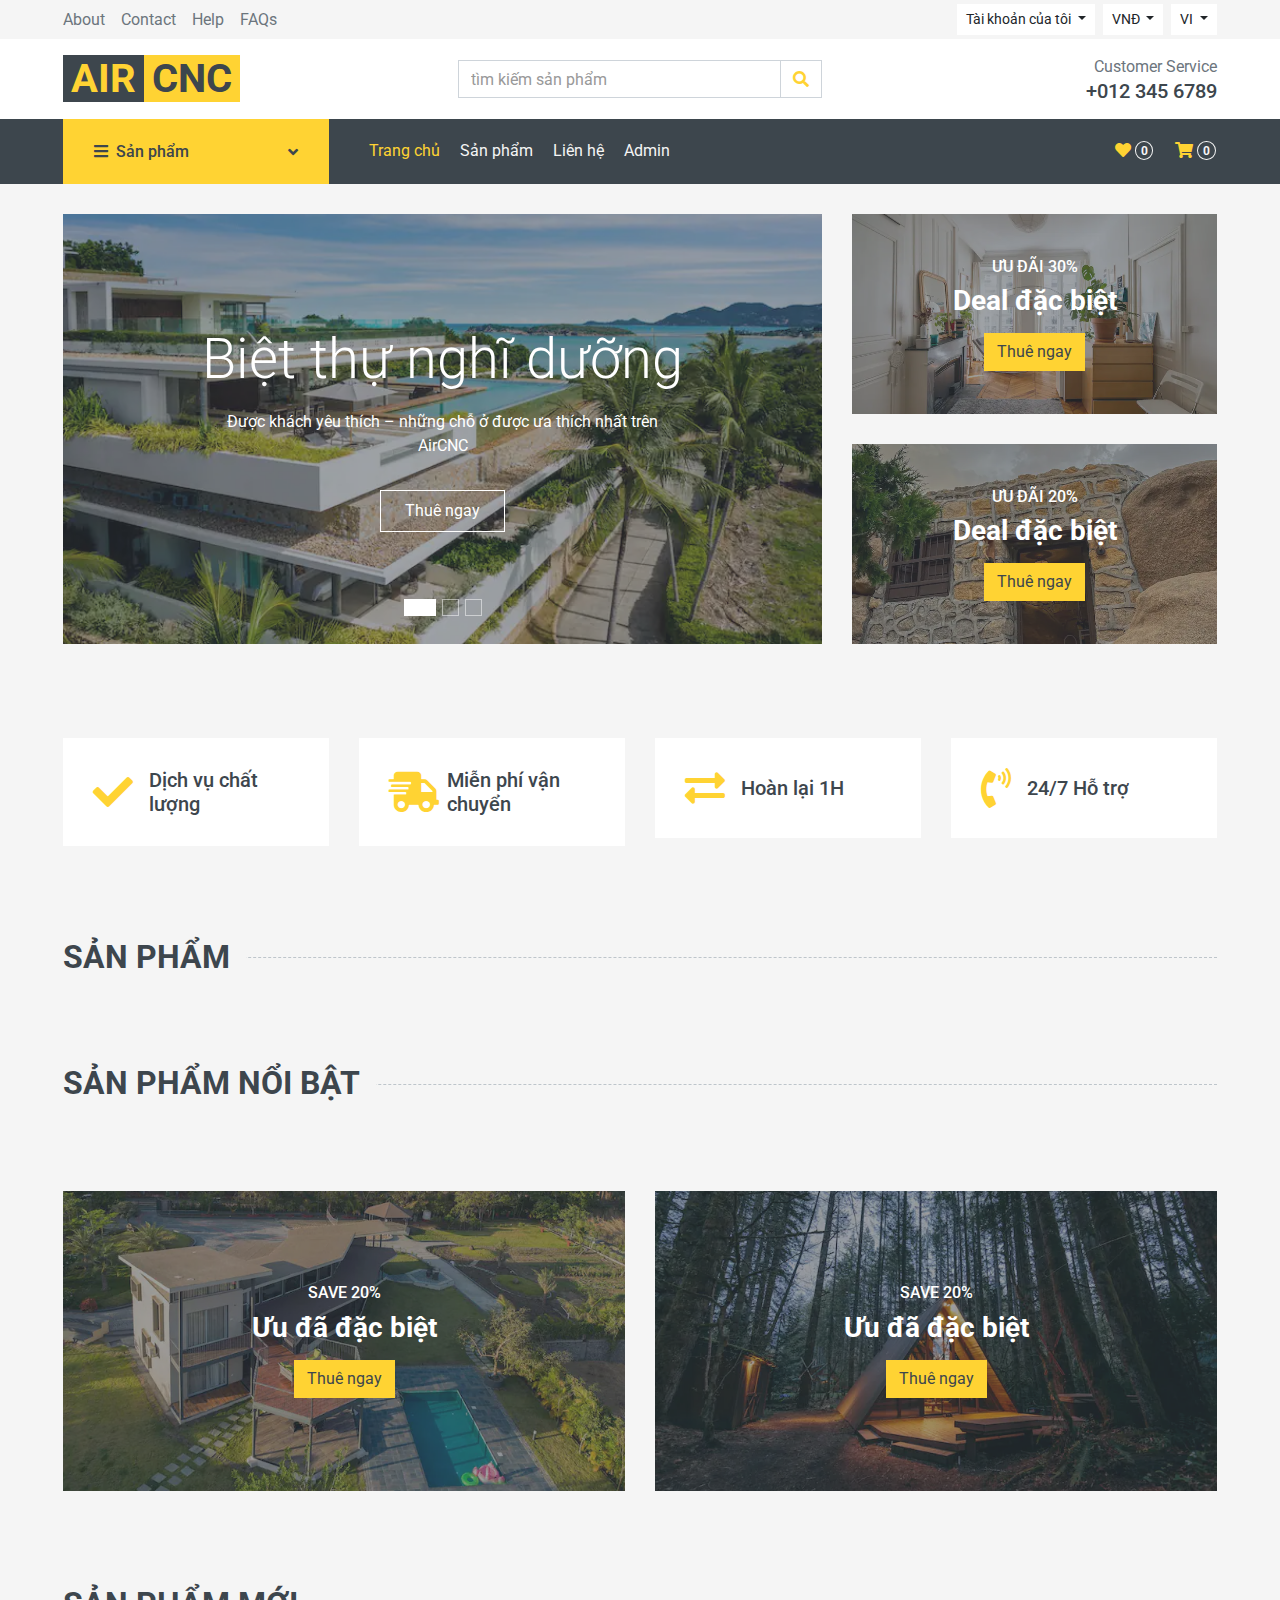
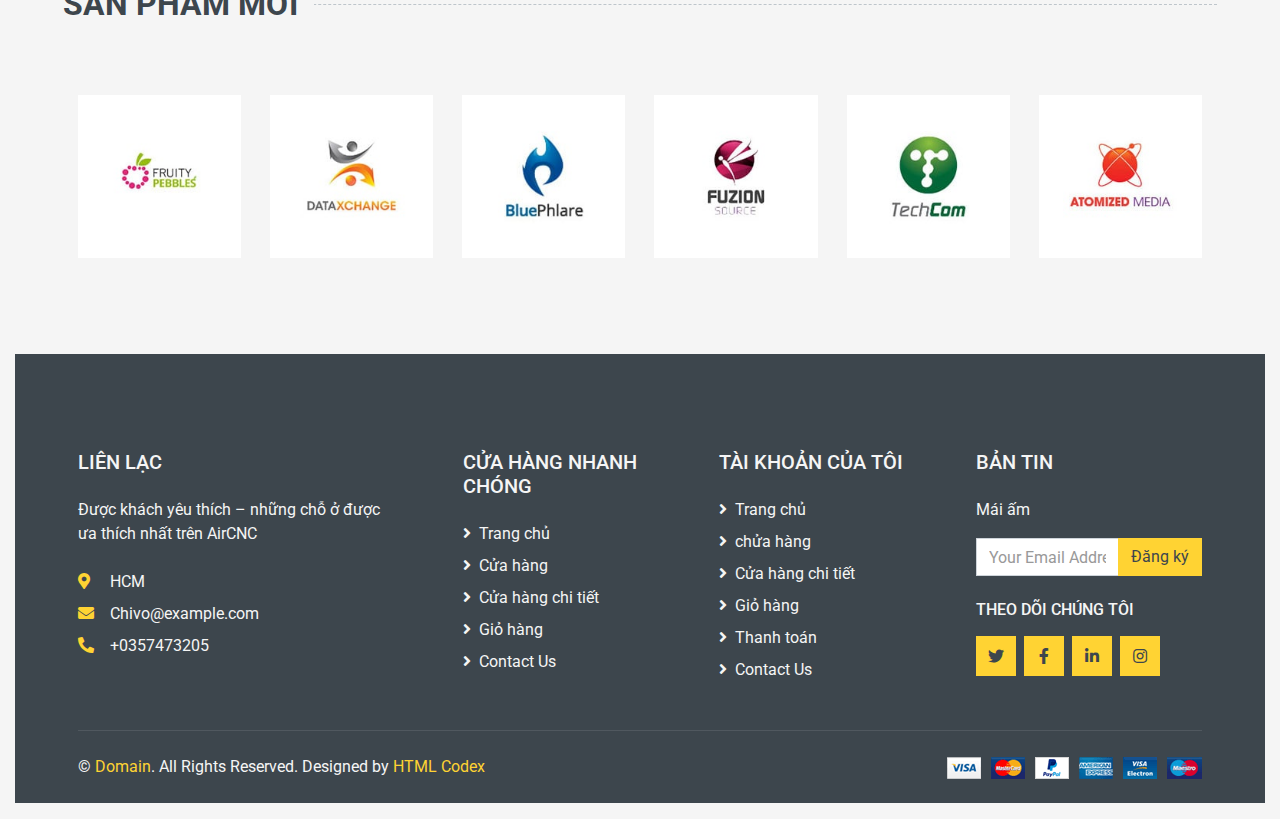
<file: online-shop-website-template/index.html>
<!DOCTYPE html>
<html lang="en">
  <head>
    <meta charset="utf-8" />
    <title>AirCNC - Online Shop Website Template</title>
    <meta content="width=device-width, initial-scale=1.0" name="viewport" />
    <meta content="Free HTML Templates" name="keywords" />
    <meta content="Free HTML Templates" name="description" />

    <!-- Favicon -->

    <!-- Google Web Fonts -->
    <link rel="preconnect" href="https://fonts.gstatic.com" />
    <link
      href="https://fonts.googleapis.com/css2?family=Roboto:wght@400;500;700&display=swap"
      rel="stylesheet"
    />

    <!-- Font Awesome -->
    <link
      href="https://cdnjs.cloudflare.com/ajax/libs/font-awesome/5.10.0/css/all.min.css"
      rel="stylesheet"
    />

    <!-- Libraries Stylesheet -->
    <link href="lib/animate/animate.min.css" rel="stylesheet" />
    <link href="lib/owlcarousel/assets/owl.carousel.min.css" rel="stylesheet" />

    <!-- Customized Bootstrap Stylesheet -->
    <link href="css/style.css" rel="stylesheet" />
  </head>

  <body>
    <!-- Topbar Start -->
    <div class="container-fluid">
      <div class="row bg-secondary py-1 px-xl-5">
        <div class="col-lg-6 d-none d-lg-block">
          <div class="d-inline-flex align-items-center h-100">
            <a class="text-body mr-3" href="">About</a>
            <a class="text-body mr-3" href="">Contact</a>
            <a class="text-body mr-3" href="">Help</a>
            <a class="text-body mr-3" href="">FAQs</a>
          </div>
        </div>
        <div class="col-lg-6 text-center text-lg-right">
          <div class="d-inline-flex align-items-center">
            <div class="btn-group">
              <button
                type="button"
                class="btn btn-sm btn-light dropdown-toggle"
                data-toggle="dropdown"
              >
Tài khoản của tôi              </button>
              <div class="dropdown-menu dropdown-menu-right">
                <button class="dropdown-item" type="button">
                  <a href="./login.html">Đăng nhập</a>
                </button>
                <button class="dropdown-item" type="button">
                                    <a href="./register.html">Đăng ký</a>

                </button>
              </div>
            </div>
            <div class="btn-group mx-2">
              <button
                type="button"
                class="btn btn-sm btn-light dropdown-toggle"
                data-toggle="dropdown"
              >
                VNĐ
              </button>
              <div class="dropdown-menu dropdown-menu-right">
                <button class="dropdown-item" type="button">USD</button>
                <button class="dropdown-item" type="button">GBP</button>
                <button class="dropdown-item" type="button">CAD</button>
              </div>
            </div>
            <div class="btn-group">
              <button
                type="button"
                class="btn btn-sm btn-light dropdown-toggle"
                data-toggle="dropdown"
              >
                VI
              </button>
              <div class="dropdown-menu dropdown-menu-right">
                <button class="dropdown-item" type="button">US</button>
                <button class="dropdown-item" type="button">AR</button>
                <button class="dropdown-item" type="button">RU</button>
              </div>
            </div>
          </div>
          <div class="d-inline-flex align-items-center d-block d-lg-none">
            <a href="" class="btn px-0 ml-2">
              <i class="fas fa-heart text-dark"></i>
              <span
                class="badge text-dark border border-dark rounded-circle"
                style="padding-bottom: 2px"
                >0</span
              >
            </a>
            <a href="" class="btn px-0 ml-2">
              <i class="fas fa-shopping-cart text-dark"></i>
              <span
                class="badge text-dark border border-dark rounded-circle"
                style="padding-bottom: 2px"
                >0</span
              >
            </a>
          </div>
        </div>
      </div>
      <div
        class="row align-items-center bg-light py-3 px-xl-5 d-none d-lg-flex"
      >
        <div class="col-lg-4">
          <a href="" class="text-decoration-none">
            <span class="h1 text-uppercase text-primary bg-dark px-2"
              >Air</span
            >
            <span class="h1 text-uppercase text-dark bg-primary px-2 ml-n1"
              >CNC</span
            >
          </a>
        </div>
        <div class="col-lg-4 col-6 text-left">
          <form action="">
            <div class="input-group">
              <input
                type="text"
                class="form-control"
                placeholder="tìm kiếm sản phẩm"
              />
              <div class="input-group-append">
                <span class="input-group-text bg-transparent text-primary">
                  <i class="fa fa-search"></i>
                </span>
              </div>
            </div>
          </form>
        </div>
        <div class="col-lg-4 col-6 text-right">
          <p class="m-0">Customer Service</p>
          <h5 class="m-0">+012 345 6789</h5>
        </div>
      </div>
    </div>
    <!-- Topbar End -->

    <!-- Navbar Start -->
    <div class="container-fluid bg-dark mb-30">
      <div class="row px-xl-5">
        <div class="col-lg-3 d-none d-lg-block">
          <a
            class="btn d-flex align-items-center justify-content-between bg-primary w-100"
            data-toggle="collapse"
            href="#navbar-vertical"
            style="height: 65px; padding: 0 30px"
          >
            <h6 class="text-dark m-0">
              <i class="fa fa-bars mr-2"></i>Sản phẩm
            </h6>
            <i class="fa fa-angle-down text-dark"></i>
          </a>
          <nav
            class="collapse position-absolute navbar navbar-vertical navbar-light align-items-start p-0 bg-light"
            id="navbar-vertical"
            style="width: calc(100% - 30px); z-index: 999"
          >
            <div class="navbar-nav w-100">
              <div class="nav-item dropdown dropright">
                <a
                  href="#"
                  class="nav-link dropdown-toggle"
                  data-toggle="dropdown"
                  >Biệt Thự <i class="fa fa-angle-right float-right mt-1"></i
                ></a>
                <div
                  class="dropdown-menu position-absolute rounded-0 border-0 m-0"
                >
                  <a href="./shop.html" class="dropdown-item">Biệt thự có hồ bơi</a>
                  <a href="./shop.html" class="dropdown-item">Biệt thự gần biển</a>
                  <a href="./shop.html" class="dropdown-item">Biệt thự trên núi</a>
                </div>
              </div>
              <a href="" class="nav-item nav-link">Phòng</a>
              <a href="" class="nav-item nav-link">Hang động</a>
            </div>
          </nav>
        </div>
        <div class="col-lg-9">
          <nav
            class="navbar navbar-expand-lg bg-dark navbar-dark py-3 py-lg-0 px-0"
          >
            <a href="" class="text-decoration-none d-block d-lg-none">
              <span class="h1 text-uppercase text-dark bg-light px-2"
                >AIR</span
              >
              <span class="h1 text-uppercase text-light bg-primary px-2 ml-n1"
                >CNC</span
              >
            </a>
            <button
              type="button"
              class="navbar-toggler"
              data-toggle="collapse"
              data-target="#navbarCollapse"
            >
              <span class="navbar-toggler-icon"></span>
            </button>
            <div
              class="collapse navbar-collapse justify-content-between"
              id="navbarCollapse"
            >
              <div class="navbar-nav mr-auto py-0">
                <a href="index.html" class="nav-item nav-link active">Trang chủ</a>
                <a href="shop.html" class="nav-item nav-link">Sản phẩm</a>
                
                <a href="contact.html" class="nav-item nav-link">Liên hệ</a>
                <a href="./Admin-Dashboard-Modern-master/index.html" class="nav-item nav-link">Admin</a>
              </div>
              <div class="navbar-nav ml-auto py-0 d-none d-lg-block">
                <a href="" class="btn px-0">
                  <i class="fas fa-heart text-primary"></i>
                  <span
                    class="badge text-secondary border border-secondary rounded-circle"
                    style="padding-bottom: 2px"
                    >0</span
                  >
                </a>
                <a href="cart.html" class="btn px-0 ml-3">
                  <i class="fas fa-shopping-cart text-primary"></i>
                  <span
                    class="badge text-secondary border border-secondary rounded-circle" id="numcart"
                    style="padding-bottom: 2px"
                    >0</span
                  >
                </a>
              </div>
            </div>
          </nav>
        </div>
      </div>
    </div>
    <!-- Navbar End -->

    <!-- Carousel Start -->
    <div class="container-fluid mb-3">
      <div class="row px-xl-5">
        <div class="col-lg-8">
          <div
            id="header-carousel"
            class="carousel slide carousel-fade mb-30 mb-lg-0"
            data-ride="carousel"
          >
            <ol class="carousel-indicators">
              <li
                data-target="#header-carousel"
                data-slide-to="0"
                class="active"
              ></li>
              <li data-target="#header-carousel" data-slide-to="1"></li>
              <li data-target="#header-carousel" data-slide-to="2"></li>
            </ol>
            <div class="carousel-inner">
              <div
                class="carousel-item position-relative active"
                style="height: 430px"
              >
                <img
                  class="position-absolute w-100 h-100"
                  src="img/BietThu1.webp"
                  style="object-fit: cover"
                />
                <div
                  class="carousel-caption d-flex flex-column align-items-center justify-content-center"
                >
                  <div class="p-3" style="max-width: 700px">
                    <h1
                      class="display-4 text-white mb-3 animate__animated animate__fadeInDown"
                    >
                      Biệt thự nghĩ dưỡng
                    </h1>
                    <p class="mx-md-5 px-5 animate__animated animate__bounceIn">
                     Được khách yêu thích – những chỗ ở được ưa thích nhất trên AirCNC
                    </p>
                    <a
                      class="btn btn-outline-light py-2 px-4 mt-3 animate__animated animate__fadeInUp"
                      href="#"
                      >Thuê ngay</a
                    >
                  </div>
                </div>
              </div>
              <div
                class="carousel-item position-relative"
                style="height: 430px"
              >
                <img
                  class="position-absolute w-100 h-100"
                  src="img/Hang8.webp"
                  style="object-fit: cover"
                />
                <div
                  class="carousel-caption d-flex flex-column align-items-center justify-content-center"
                >
                  <div class="p-3" style="max-width: 700px">
                    <h1
                      class="display-4 text-white mb-3 animate__animated animate__fadeInDown"
                    >
                      Hang động nghĩ dưỡng
                    </h1>
                    <p class="mx-md-5 px-5 animate__animated animate__bounceIn">
                                        Được khách yêu thích – những chỗ ở được ưa thích nhất trên AirCNC

                    </p>
                    <a
                      class="btn btn-outline-light py-2 px-4 mt-3 animate__animated animate__fadeInUp"
                      href="#"
                      >Thuê ngay</a
                    >
                  </div>
                </div>
              </div>
              <div
                class="carousel-item position-relative"
                style="height: 430px"
              >
                <img
                  class="position-absolute w-100 h-100"
                  src="img/Phong7.webp"
                  style="object-fit: cover"
                />
                <div
                  class="carousel-caption d-flex flex-column align-items-center justify-content-center"
                >
                  <div class="p-3" style="max-width: 700px">
                    <h1
                      class="display-4 text-white mb-3 animate__animated animate__fadeInDown"
                    >
                      Phòng nghỉ dưỡng
                    </h1>
                    <p class="mx-md-5 px-5 animate__animated animate__bounceIn">
                                          Được khách yêu thích – những chỗ ở được ưa thích nhất trên AirCNC

                    </p>
                    <a
                      class="btn btn-outline-light py-2 px-4 mt-3 animate__animated animate__fadeInUp"
                      href="#"
                      >Thuê ngay</a
                    >
                  </div>
                </div>
              </div>
            </div>
          </div>
        </div>
        <div class="col-lg-4">
          <div class="product-offer mb-30" style="height: 200px">
            <img class="img-fluid" src="img/Phong2.webp" alt="" />
            <div class="offer-text">
              <h6 class="text-white text-uppercase">Ưu đãi 30%</h6>
              <h3 class="text-white mb-3">Deal đặc biệt</h3>
              <a href="" class="btn btn-primary">Thuê ngay</a>
            </div>
          </div>
          <div class="product-offer mb-30" style="height: 200px">
            <img class="img-fluid" src="img/Hang2.webp" alt="" />
            <div class="offer-text">
              <h6 class="text-white text-uppercase">Ưu đãi 20%</h6>
              <h3 class="text-white mb-3">Deal đặc biệt</h3>
              <a href="" class="btn btn-primary">Thuê ngay</a>
            </div>
          </div>
        </div>
      </div>
    </div>
    <!-- Carousel End -->

    <!-- Featured Start -->
    <div class="container-fluid pt-5">
      <div class="row px-xl-5 pb-3">
        <div class="col-lg-3 col-md-6 col-sm-12 pb-1">
          <div
            class="d-flex align-items-center bg-light mb-4"
            style="padding: 30px"
          >
            <h1 class="fa fa-check text-primary m-0 mr-3"></h1>
            <h5 class="font-weight-semi-bold m-0">Dịch vụ chất lượng</h5>
          </div>
        </div>
        <div class="col-lg-3 col-md-6 col-sm-12 pb-1">
          <div
            class="d-flex align-items-center bg-light mb-4"
            style="padding: 30px"
          >
            <h1 class="fa fa-shipping-fast text-primary m-0 mr-2"></h1>
            <h5 class="font-weight-semi-bold m-0">Miễn phí vận chuyển</h5>
          </div>
        </div>
        <div class="col-lg-3 col-md-6 col-sm-12 pb-1">
          <div
            class="d-flex align-items-center bg-light mb-4"
            style="padding: 30px"
          >
            <h1 class="fas fa-exchange-alt text-primary m-0 mr-3"></h1>
            <h5 class="font-weight-semi-bold m-0">Hoàn lại 1H</h5>
          </div>
        </div>
        <div class="col-lg-3 col-md-6 col-sm-12 pb-1">
          <div
            class="d-flex align-items-center bg-light mb-4"
            style="padding: 30px"
          >
            <h1 class="fa fa-phone-volume text-primary m-0 mr-3"></h1>
            <h5 class="font-weight-semi-bold m-0">24/7 Hỗ trợ</h5>
          </div>
        </div>
      </div>
    </div>
    <!-- Featured End -->

    <!-- Categories Start -->
    <div class="container-fluid pt-5">
      <h2 class="section-title position-relative text-uppercase mx-xl-5 mb-4">
        <span class="bg-secondary pr-3">Sản phẩm</span>
      </h2>
      <div class="row px-xl-5 pb-3" id="categories"></div>
    </div>
    <!-- Categories End -->

    <!-- Products Start -->
    <div class="container-fluid pt-5 pb-3">
      <h2 class="section-title position-relative text-uppercase mx-xl-5 mb-4">
        <span class="bg-secondary pr-3">Sản phẩm nổi bật</span>
      </h2>
      <div class="row px-xl-5" id="products"></div>
    </div>
    <!-- Products End -->

    <!-- Offer Start -->
    <div class="container-fluid pt-5 pb-3">
      <div class="row px-xl-5">
        <div class="col-md-6">
          <div class="product-offer mb-30" style="height: 300px">
            <img class="img-fluid" src="img/Fs1.webp" alt="" />
            <div class="offer-text">
              <h6 class="text-white text-uppercase">Save 20%</h6>
              <h3 class="text-white mb-3">Ưu đã đặc biệt</h3>
              <a href="" class="btn btn-primary">Thuê ngay</a>
            </div>
          </div>
        </div>
         <div class="col-md-6">
          <div class="product-offer mb-30" style="height: 300px">
            <img class="img-fluid" src="img/Fs8.webp" alt="" />
            <div class="offer-text">
              <h6 class="text-white text-uppercase">Save 20%</h6>
              <h3 class="text-white mb-3">Ưu đã đặc biệt</h3>
              <a href="" class="btn btn-primary">Thuê ngay</a>
            </div>
          </div>
        </div>
      </div>
    </div>
    <!-- Offer End -->

    <!-- Products Start -->
    <div class="container-fluid pt-5 pb-3">
      <h2 class="section-title position-relative text-uppercase mx-xl-5 mb-4">
        <span class="bg-secondary pr-3">Sản phẩm mới</span>
      </h2>
      <div class="row px-xl-5" id="ProductRecent">
        
      
    </div>
    <!-- Products End -->

    <!-- Vendor Start -->
    <div class="container-fluid py-5">
      <div class="row px-xl-5">
        <div class="col">
          <div class="owl-carousel vendor-carousel">
            <div class="bg-light p-4">
              <img src="img/vendor-1.jpg" alt="" />
            </div>
            <div class="bg-light p-4">
              <img src="img/vendor-2.jpg" alt="" />
            </div>
            <div class="bg-light p-4">
              <img src="img/vendor-3.jpg" alt="" />
            </div>
            <div class="bg-light p-4">
              <img src="img/vendor-4.jpg" alt="" />
            </div>
            <div class="bg-light p-4">
              <img src="img/vendor-5.jpg" alt="" />
            </div>
            <div class="bg-light p-4">
              <img src="img/vendor-6.jpg" alt="" />
            </div>
            <div class="bg-light p-4">
              <img src="img/vendor-7.jpg" alt="" />
            </div>
            <div class="bg-light p-4">
              <img src="img/vendor-8.jpg" alt="" />
            </div>
          </div>
        </div>
      </div>
    </div>
    <!-- Vendor End -->

    <!-- Footer Start -->
    <div class="container-fluid bg-dark text-secondary mt-5 pt-5">
      <div class="row px-xl-5 pt-5">
        <div class="col-lg-4 col-md-12 mb-5 pr-3 pr-xl-5">
          <h5 class="text-secondary text-uppercase mb-4">Liên lạc</h5>
          <p class="mb-4">
                                Được khách yêu thích – những chỗ ở được ưa thích nhất trên AirCNC

          </p>
          <p class="mb-2">
            <i class="fa fa-map-marker-alt text-primary mr-3"></i>
            HCM
          </p>
          <p class="mb-2">
            <i class="fa fa-envelope text-primary mr-3"></i>Chivo@example.com
          </p>
          <p class="mb-0">
            <i class="fa fa-phone-alt text-primary mr-3"></i>+0357473205
          </p>
        </div>
        <div class="col-lg-8 col-md-12">
          <div class="row">
            <div class="col-md-4 mb-5">
              <h5 class="text-secondary text-uppercase mb-4">Cửa hàng nhanh chóng</h5>
              <div class="d-flex flex-column justify-content-start">
                <a class="text-secondary mb-2" href="#"
                  ><i class="fa fa-angle-right mr-2"></i>Trang chủ</a
                >
                <a class="text-secondary mb-2" href="#"
                  ><i class="fa fa-angle-right mr-2"></i>Cửa hàng </a
                >
                <a class="text-secondary mb-2" href="#"
                  ><i class="fa fa-angle-right mr-2"></i>Cửa hàng chi tiết</a
                >
                <a class="text-secondary mb-2" href="#"
                  ><i class="fa fa-angle-right mr-2"></i>Giỏ hàng</a
                >
               
                <a class="text-secondary" href="#"
                  ><i class="fa fa-angle-right mr-2"></i>Contact Us</a
                >
              </div>
            </div>
            <div class="col-md-4 mb-5">
              <h5 class="text-secondary text-uppercase mb-4">Tài khoản của tôi</h5>
              <div class="d-flex flex-column justify-content-start">
                <a class="text-secondary mb-2" href="#"
                  ><i class="fa fa-angle-right mr-2"></i>Trang chủ</a
                >
                <a class="text-secondary mb-2" href="#"
                  ><i class="fa fa-angle-right mr-2"></i>chửa hàng</a
                >
                <a class="text-secondary mb-2" href="#"
                  ><i class="fa fa-angle-right mr-2"></i>Cửa hàng chi tiết</a
                >
                <a class="text-secondary mb-2" href="#"
                  ><i class="fa fa-angle-right mr-2"></i>Giỏ hàng</a
                >
                <a class="text-secondary mb-2" href="#"
                  ><i class="fa fa-angle-right mr-2"></i>Thanh toán</a
                >
                <a class="text-secondary" href="#"
                  ><i class="fa fa-angle-right mr-2"></i>Contact Us</a
                >
              </div>
            </div>
            <div class="col-md-4 mb-5">
              <h5 class="text-secondary text-uppercase mb-4">Bản tin</h5>
              <p>Mái ấm</p>
              <form action="">
                <div class="input-group">
                  <input
                    type="text"
                    class="form-control"
                    placeholder="Your Email Address"
                  />
                  <div class="input-group-append">
                    <button class="btn btn-primary">Đăng ký</button>
                  </div>
                </div>
              </form>
              <h6 class="text-secondary text-uppercase mt-4 mb-3">Theo dõi chúng tôi</h6>
              <div class="d-flex">
                <a class="btn btn-primary btn-square mr-2" href="#"
                  ><i class="fab fa-twitter"></i
                ></a>
                <a class="btn btn-primary btn-square mr-2" href="#"
                  ><i class="fab fa-facebook-f"></i
                ></a>
                <a class="btn btn-primary btn-square mr-2" href="#"
                  ><i class="fab fa-linkedin-in"></i
                ></a>
                <a class="btn btn-primary btn-square" href="#"
                  ><i class="fab fa-instagram"></i
                ></a>
              </div>
            </div>
          </div>
        </div>
      </div>
      <div 
        class="row border-top mx-xl-5 py-4"
        style="border-color: rgba(256, 256, 256, 0.1) !important"
      >
        <div class="col-md-6 px-xl-0">
          <p class="mb-md-0 text-center text-md-left text-secondary">
            &copy; <a class="text-primary" href="#">Domain</a>. All Rights
            Reserved. Designed by
            <a class="text-primary" href="https://htmlcodex.com">HTML Codex</a>
          </p>
        </div>
        <div class="col-md-6 px-xl-0 text-center text-md-right">
          <img class="img-fluid" src="img/payments.png" alt="" />
        </div>
      </div>
    </div>
    <!-- Footer End -->

    <!-- Back to Top -->
    <a href="#" class="btn btn-primary back-to-top"
      ><i class="fa fa-angle-double-up"></i
    ></a>

    <!-- JavaScript Libraries -->
    <script src="https://code.jquery.com/jquery-3.4.1.min.js"></script>
    <script src="https://stackpath.bootstrapcdn.com/bootstrap/4.4.1/js/bootstrap.bundle.min.js"></script>
    <script src="lib/easing/easing.min.js"></script>
    <script src="lib/owlcarousel/owl.carousel.min.js"></script>

    <!-- Contact Javascript File -->
    <script src="mail/jqBootstrapValidation.min.js"></script>
    <script src="mail/contact.js"></script>

    <!-- Template Javascript -->
    <script src="js/main.js"></script>
    <script src="js/index.js"></script>
    <script src="js/detail.js"></script>
    <script src="js/cartLocal.js"></script>
    <!-- <script>
      const router = (event) => {
        event = event || window.event
        event.peventDefault();
        window.history.pushState({}, "", event.target.href);
        handleLocation()
      } 
      const routers = {
        404: "pages/404.html",
        "/": "/pages/index.html",
        "/": "/pages/shop.html",
        "/": "/pages/detail.html",
      }
      const handleLocation = async ( ) => {
        const path = window.location.pathname;
        const router = routers[path] || routers[404];
        const html = await fetch(router).then((data) => data.text)
        document.getElementById('main-page').innerHTML = html;
      }
      window.onpopstate = handleLocation;
      window.router = router
    </script> -->
    <!-- <script src="js/detail.js"></script> -->
  </body>
</html>
</file>
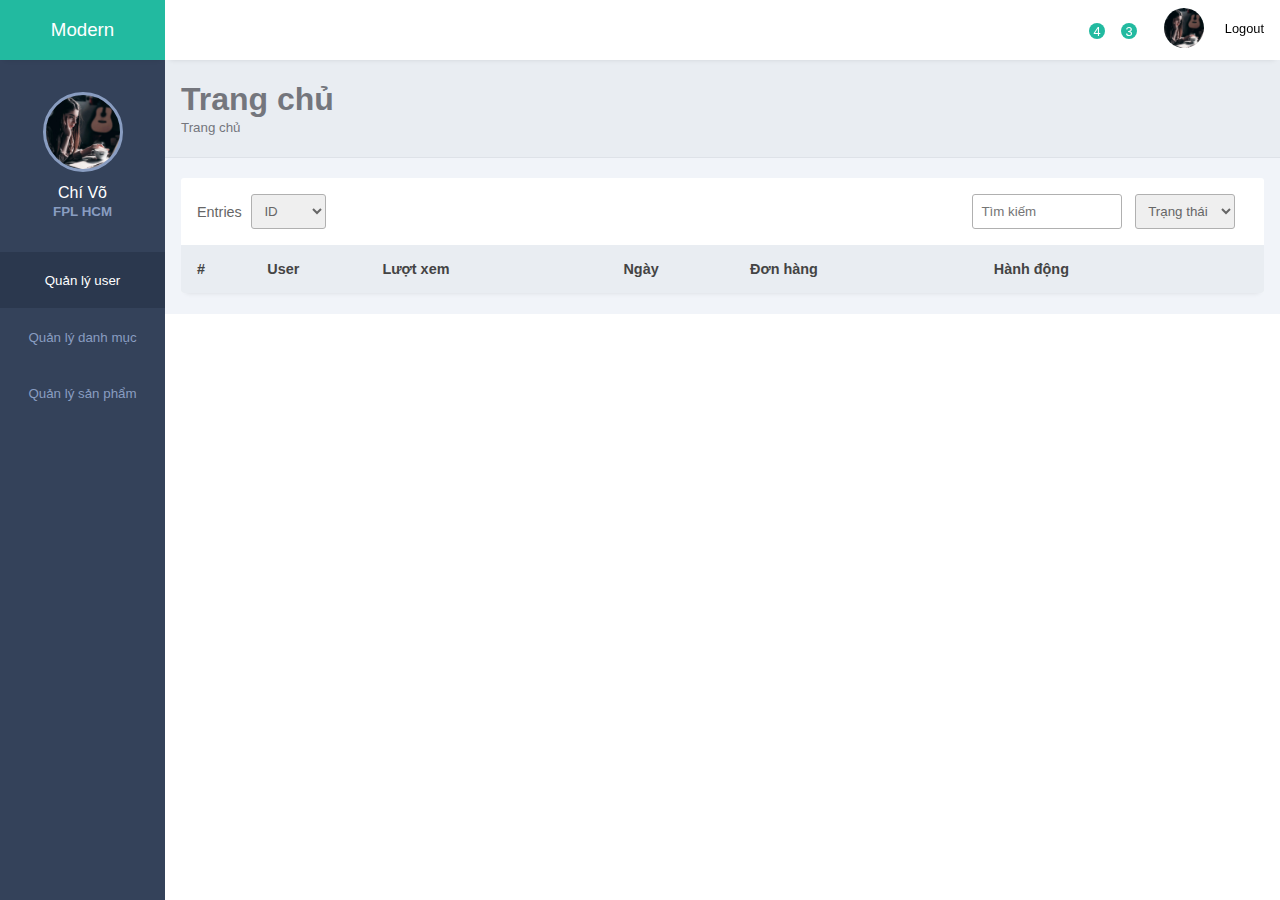
<file: online-shop-website-template/Admin-Dashboard-Modern-master/index.html>
<!DOCTYPE html>
<html lang="en">
  <head>
    <meta charset="UTF-8" />
    <meta
      name="viewport"
      content="width=device-width,initial-scale=1,maximum-scale=1"
    />
    <title>AirCNC Admin Điều khiển</title>
    <link rel="stylesheet" href="style.css" />
    <link
      rel="stylesheet"
      href="https://maxst.icons8.com/vue-static/landings/line-awesome/line-awesome/1.3.0/css/line-awesome.min.css"
    />
  </head>
  <body>
    <input type="checkbox" id="menu-toggle" />
    <div class="sidebar">
      <div class="side-header">
        <h3>M<span>odern</span></h3>
      </div>

      <div class="side-content">
        <div class="profile">
          <div
            class="profile-img bg-img"
            style="background-image: url(img/logo_login.webp)"
          ></div>
          <h4>Chí Võ</h4>
          <small>FPL HCM</small>
        </div>

        <div class="side-menu">
          <ul>
            <li>
              <a href="index.html" class="active">
                <span class="las la-home"></span>
                <small>Quản lý user</small>
              </a>
            </li>
            <li>
              <a href="./category.html">
                <span class="las la-clipboard-list"></span>
                <small>Quản lý danh mục</small>
              </a>
            </li>
            <li>
              <a href="./crud.html">
                <span class="las la-user-alt"></span>
                <small>Quản lý sản phẩm</small>
              </a>
            </li>
          </ul>
        </div>
      </div>
    </div>

    <div class="main-content">
      <header>
        <div class="header-content">
          <label for="menu-toggle">
            <span class="las la-bars"></span>
          </label>

          <div class="header-menu">
            <label for="">
              <span class="las la-search"></span>
            </label>

            <div class="notify-icon">
              <span class="las la-envelope"></span>
              <span class="notify">4</span>
            </div>

            <div class="notify-icon">
              <span class="las la-bell"></span>
              <span class="notify">3</span>
            </div>

            <div class="user">
              <div
                class="bg-img"
                style="background-image: url(img/logo_login.webp)"
              ></div>

              <span class="las la-power-off"></span>
              <span>Logout</span>
            </div>
          </div>
        </div>
      </header>

      <main>
        <div class="page-header">
          <h1>Trang chủ</h1>
          <small>Trang chủ</small>
        </div>

        <div class="page-content">
          <!-- <div class="analytics">
            <div class="card">
              <div class="card-head">
                <h2>107,200</h2>
                <span class="las la-user-friends"></span>
              </div>
              <div class="card-progress">
                <small>Hoạt động trong tháng này</small>
                <div class="card-indicator">
                  <div class="indicator one" style="width: 60%"></div>
                </div>
              </div>
            </div>

            <div class="card">
              <div class="card-head">
                <h2>340,230</h2>
                <span class="las la-eye"></span>
              </div>
              <div class="card-progress">
                <small>Lượt xem trang</small>
                <div class="card-indicator">
                  <div class="indicator two" style="width: 80%"></div>
                </div>
              </div>
            </div>

            <div class="card">
              <div class="card-head">
                <h2>$653,200</h2>
                <span class="las la-shopping-cart"></span>
              </div>
              <div class="card-progress">
                <small>Tăng trưởng doanh thu tháng</small>
                <div class="card-indicator">
                  <div class="indicator three" style="width: 65%"></div>
                </div>
              </div>
            </div>

            <div class="card">
              <div class="card-head">
                <h2>47,500</h2>
                <span class="las la-envelope"></span>
              </div>
              <div class="card-progress">
                <small>Tin nhắn mới</small>
                <div class="card-indicator">
                  <div class="indicator four" style="width: 90%"></div>
                </div>
              </div>
            </div>
          </div> -->

          <div class="records table-responsive">
            <div class="record-header">
              <div class="add">
                <span>Entries</span>
                <select name="" id="">
                  <option value="">ID</option>
                </select>
                <!-- <button>Thêm sản phẩm</button> -->
              </div>

              <div class="browse">
                <input
                  type="search"
                  placeholder="Tìm kiếm"
                  class="record-search"
                />
                <select name="" id="">
                  <option value="">Trạng thái</option>
                </select>
              </div>
            </div>

            <div>
              <table width="100%">
                <thead>
                  <tr>
                    <th>#</th>
                    <th><span class="las la-sort"></span> User</th>
                    <th><span class="las la-sort"></span> Lượt xem</th>
                    <th><span class="las la-sort"></span> Ngày</th>
                    <th><span class="las la-sort"></span> Đơn hàng</th>
                    <th><span class="las la-sort"></span> Hành động</th>
                  </tr>
                </thead>
                <tbody id="users"></tbody>
              </table>
            </div>
          </div>
        </div>
      </main>
    </div>
    <script src="js/script.js"></script>
  </body>
</html>
</file>
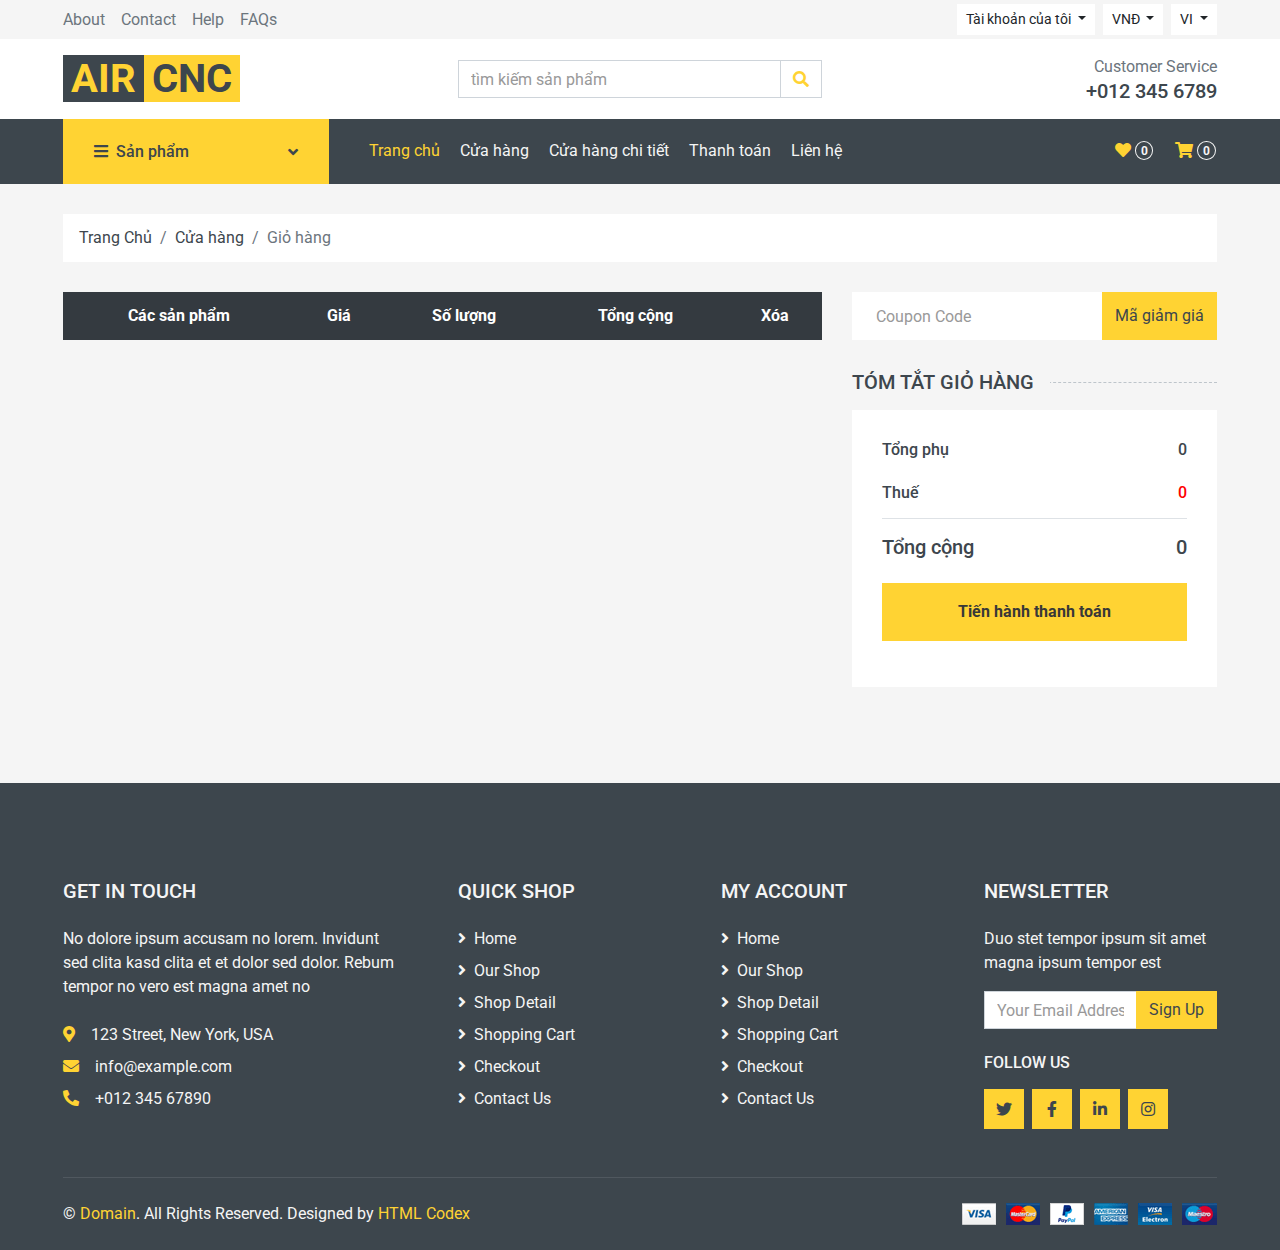
<file: online-shop-website-template/cart.html>
<!DOCTYPE html>
<html lang="en">
  <head>
    <meta charset="utf-8" />
    <title>AirCNC - Online Shop Website Template</title>
    <meta content="width=device-width, initial-scale=1.0" name="viewport" />
    <meta content="Free HTML Templates" name="keywords" />
    <meta content="Free HTML Templates" name="description" />

    <!-- Favicon -->

    <!-- Google Web Fonts -->
    <link rel="preconnect" href="https://fonts.gstatic.com" />
    <link
      href="https://fonts.googleapis.com/css2?family=Roboto:wght@400;500;700&display=swap"
      rel="stylesheet"
    />

    <!-- Font Awesome -->
    <link
      href="https://cdnjs.cloudflare.com/ajax/libs/font-awesome/5.10.0/css/all.min.css"
      rel="stylesheet"
    />

    <!-- Libraries Stylesheet -->
    <link href="lib/animate/animate.min.css" rel="stylesheet" />
    <link href="lib/owlcarousel/assets/owl.carousel.min.css" rel="stylesheet" />

    <!-- Customized Bootstrap Stylesheet -->
    <link href="css/style.css" rel="stylesheet" />
  </head>

  <body>
    <!-- Topbar Start -->
    <div class="container-fluid">
      <div class="row bg-secondary py-1 px-xl-5">
        <div class="col-lg-6 d-none d-lg-block">
          <div class="d-inline-flex align-items-center h-100">
            <a class="text-body mr-3" href="">About</a>
            <a class="text-body mr-3" href="">Contact</a>
            <a class="text-body mr-3" href="">Help</a>
            <a class="text-body mr-3" href="">FAQs</a>
          </div>
        </div>
        <div class="col-lg-6 text-center text-lg-right">
          <div class="d-inline-flex align-items-center">
            <div class="btn-group">
              <button
                type="button"
                class="btn btn-sm btn-light dropdown-toggle"
                data-toggle="dropdown"
              >
                Tài khoản của tôi
              </button>
              <div class="dropdown-menu dropdown-menu-right">
                <button class="dropdown-item" type="button">
                  <a href="./login.html">Đăng nhập</a>
                </button>
                <button class="dropdown-item" type="button">
                  <a href="./register.html">Đăng ký</a>
                </button>
              </div>
            </div>
            <div class="btn-group mx-2">
              <button
                type="button"
                class="btn btn-sm btn-light dropdown-toggle"
                data-toggle="dropdown"
              >
                VNĐ
              </button>
              <div class="dropdown-menu dropdown-menu-right">
                <button class="dropdown-item" type="button">USD</button>
                <button class="dropdown-item" type="button">GBP</button>
                <button class="dropdown-item" type="button">CAD</button>
              </div>
            </div>
            <div class="btn-group">
              <button
                type="button"
                class="btn btn-sm btn-light dropdown-toggle"
                data-toggle="dropdown"
              >
                VI
              </button>
              <div class="dropdown-menu dropdown-menu-right">
                <button class="dropdown-item" type="button">US</button>
                <button class="dropdown-item" type="button">AR</button>
                <button class="dropdown-item" type="button">RU</button>
              </div>
            </div>
          </div>
          <div class="d-inline-flex align-items-center d-block d-lg-none">
            <a href="" class="btn px-0 ml-2">
              <i class="fas fa-heart text-dark"></i>
              <span
                class="badge text-dark border border-dark rounded-circle"
                style="padding-bottom: 2px"
                >0</span
              >
            </a>
            <a href="" class="btn px-0 ml-2">
              <i class="fas fa-shopping-cart text-dark"></i>
              <span
                class="badge text-dark border border-dark rounded-circle"
                style="padding-bottom: 2px"
                >0</span
              >
            </a>
          </div>
        </div>
      </div>
      <div
        class="row align-items-center bg-light py-3 px-xl-5 d-none d-lg-flex"
      >
        <div class="col-lg-4">
          <a href="" class="text-decoration-none">
            <span class="h1 text-uppercase text-primary bg-dark px-2">Air</span>
            <span class="h1 text-uppercase text-dark bg-primary px-2 ml-n1"
              >CNC</span
            >
          </a>
        </div>
        <div class="col-lg-4 col-6 text-left">
          <form action="">
            <div class="input-group">
              <input
                type="text"
                class="form-control"
                placeholder="tìm kiếm sản phẩm"
              />
              <div class="input-group-append">
                <span class="input-group-text bg-transparent text-primary">
                  <i class="fa fa-search"></i>
                </span>
              </div>
            </div>
          </form>
        </div>
        <div class="col-lg-4 col-6 text-right">
          <p class="m-0">Customer Service</p>
          <h5 class="m-0">+012 345 6789</h5>
        </div>
      </div>
    </div>
    <!-- Topbar End -->

    <!-- Navbar Start -->
    <div class="container-fluid bg-dark mb-30">
      <div class="row px-xl-5">
        <div class="col-lg-3 d-none d-lg-block">
          <a
            class="btn d-flex align-items-center justify-content-between bg-primary w-100"
            data-toggle="collapse"
            href="#navbar-vertical"
            style="height: 65px; padding: 0 30px"
          >
            <h6 class="text-dark m-0">
              <i class="fa fa-bars mr-2"></i>Sản phẩm
            </h6>
            <i class="fa fa-angle-down text-dark"></i>
          </a>
          <nav
            class="collapse position-absolute navbar navbar-vertical navbar-light align-items-start p-0 bg-light"
            id="navbar-vertical"
            style="width: calc(100% - 30px); z-index: 999"
          >
            <div class="navbar-nav w-100">
              <div class="nav-item dropdown dropright">
                <a
                  href="#"
                  class="nav-link dropdown-toggle"
                  data-toggle="dropdown"
                  >Biệt Thự <i class="fa fa-angle-right float-right mt-1"></i
                ></a>
                <div
                  class="dropdown-menu position-absolute rounded-0 border-0 m-0"
                >
                  <a href="" class="dropdown-item">Biệt thự có hồ bơi</a>
                  <a href="" class="dropdown-item">Biệt thự gần biển</a>
                  <a href="" class="dropdown-item">Biệt thự trên núi</a>
                </div>
              </div>
              <a href="" class="nav-item nav-link">Phòng</a>
              <a href="" class="nav-item nav-link">Hang động</a>
            </div>
          </nav>
        </div>
        <div class="col-lg-9">
          <nav
            class="navbar navbar-expand-lg bg-dark navbar-dark py-3 py-lg-0 px-0"
          >
            <a href="" class="text-decoration-none d-block d-lg-none">
              <span class="h1 text-uppercase text-dark bg-light px-2">AIR</span>
              <span class="h1 text-uppercase text-light bg-primary px-2 ml-n1"
                >CNC</span
              >
            </a>
            <button
              type="button"
              class="navbar-toggler"
              data-toggle="collapse"
              data-target="#navbarCollapse"
            >
              <span class="navbar-toggler-icon"></span>
            </button>
            <div
              class="collapse navbar-collapse justify-content-between"
              id="navbarCollapse"
            >
              <div class="navbar-nav mr-auto py-0">
                <a href="index.html" class="nav-item nav-link active"
                  >Trang chủ</a
                >
                <a href="shop.html" class="nav-item nav-link">Cửa hàng</a>
                <a href="detail.html" class="nav-item nav-link"
                  >Cửa hàng chi tiết</a
                >
                <a href="checkout.html" class="nav-item nav-link">Thanh toán</a>

                <a href="contact.html" class="nav-item nav-link">Liên hệ</a>
              </div>
              <div class="navbar-nav ml-auto py-0 d-none d-lg-block">
                <a href="" class="btn px-0">
                  <i class="fas fa-heart text-primary"></i>
                  <span
                    class="badge text-secondary border border-secondary rounded-circle"
                    style="padding-bottom: 2px"
                    >0</span
                  >
                </a>
                <a href="cart.html" class="btn px-0 ml-3">
                  <i class="fas fa-shopping-cart text-primary"></i>
                  <span
                    class="badge text-secondary border border-secondary rounded-circle"
                    style="padding-bottom: 2px"
                    id="numcart"
                    >0</span
                  >
                </a>
              </div>
            </div>
          </nav>
        </div>
      </div>
    </div>
    <!-- Navbar End -->

    <!-- Breadcrumb Start -->
    <div class="container-fluid">
      <div class="row px-xl-5">
        <div class="col-12">
          <nav class="breadcrumb bg-light mb-30">
            <a class="breadcrumb-item text-dark" href="#">Trang Chủ</a>
            <a class="breadcrumb-item text-dark" href="#">Cửa hàng</a>
            <span class="breadcrumb-item active">Giỏ hàng</span>
          </nav>
        </div>
      </div>
    </div>
    <!-- Breadcrumb End -->

    <!-- Cart Start -->
    <div class="container-fluid">
      <div class="row px-xl-5">
        <div class="col-lg-8 table-responsive mb-5">
          <table
            class="table table-light table-borderless table-hover text-center mb-0"
          >
            <thead class="thead-dark">
              <tr>
                <th>Các sản phẩm</th>
                <th>Giá</th>
                <th>Số lượng</th>
                <th>Tổng cộng</th>
                <th>Xóa</th>
              </tr>
            </thead>
            <tbody class="align-middle" id="show_cart"></tbody>
          </table>
        </div>
        <div class="col-lg-4">
          <form class="mb-30" action="">
            <div class="input-group">
              <input
                type="text"
                class="form-control border-0 p-4"
                placeholder="Coupon Code"
              />
              <div class="input-group-append">
                <button class="btn btn-primary">Mã giảm giá</button>
              </div>
            </div>
          </form>
          <h5 class="section-title position-relative text-uppercase mb-3">
            <span class="bg-secondary pr-3">Tóm tắt giỏ hàng</span>
          </h5>
          <div class="bg-light p-30 mb-5">
            <div class="border-bottom pb-2">
              <div class="d-flex justify-content-between mb-3">
                <h6>Tổng phụ</h6>
                <h6 id="subTotal">0</h6>
              </div>
              <div class="d-flex justify-content-between">
                <h6 class="font-weight-medium">Thuế</h6>
                <h6 class="font-weight-medium" id="fee">0</h6>
              </div>
            </div>
            <div class="pt-2">
              <div class="d-flex justify-content-between mt-2">
                <h5>Tổng cộng</h5>
                <h5 id="totalPrice">0</h5>
              </div>
              <button
                id="checkOutCart"
                class="btn btn-block btn-primary font-weight-bold my-3 py-3"
              >
                <a href="checkout.html" style="color: rgb(56, 56, 56)"
                  >Tiến hành thanh toán
                </a>
              </button>
            </div>
          </div>
        </div>
      </div>
    </div>
    <!-- Cart End -->

    <!-- Footer Start -->
    <div class="container-fluid bg-dark text-secondary mt-5 pt-5">
      <div class="row px-xl-5 pt-5">
        <div class="col-lg-4 col-md-12 mb-5 pr-3 pr-xl-5">
          <h5 class="text-secondary text-uppercase mb-4">Get In Touch</h5>
          <p class="mb-4">
            No dolore ipsum accusam no lorem. Invidunt sed clita kasd clita et
            et dolor sed dolor. Rebum tempor no vero est magna amet no
          </p>
          <p class="mb-2">
            <i class="fa fa-map-marker-alt text-primary mr-3"></i>123 Street,
            New York, USA
          </p>
          <p class="mb-2">
            <i class="fa fa-envelope text-primary mr-3"></i>info@example.com
          </p>
          <p class="mb-0">
            <i class="fa fa-phone-alt text-primary mr-3"></i>+012 345 67890
          </p>
        </div>
        <div class="col-lg-8 col-md-12">
          <div class="row">
            <div class="col-md-4 mb-5">
              <h5 class="text-secondary text-uppercase mb-4">Quick Shop</h5>
              <div class="d-flex flex-column justify-content-start">
                <a class="text-secondary mb-2" href="#"
                  ><i class="fa fa-angle-right mr-2"></i>Home</a
                >
                <a class="text-secondary mb-2" href="#"
                  ><i class="fa fa-angle-right mr-2"></i>Our Shop</a
                >
                <a class="text-secondary mb-2" href="#"
                  ><i class="fa fa-angle-right mr-2"></i>Shop Detail</a
                >
                <a class="text-secondary mb-2" href="#"
                  ><i class="fa fa-angle-right mr-2"></i>Shopping Cart</a
                >
                <a class="text-secondary mb-2" href="#"
                  ><i class="fa fa-angle-right mr-2"></i>Checkout</a
                >
                <a class="text-secondary" href="#"
                  ><i class="fa fa-angle-right mr-2"></i>Contact Us</a
                >
              </div>
            </div>
            <div class="col-md-4 mb-5">
              <h5 class="text-secondary text-uppercase mb-4">My Account</h5>
              <div class="d-flex flex-column justify-content-start">
                <a class="text-secondary mb-2" href="#"
                  ><i class="fa fa-angle-right mr-2"></i>Home</a
                >
                <a class="text-secondary mb-2" href="#"
                  ><i class="fa fa-angle-right mr-2"></i>Our Shop</a
                >
                <a class="text-secondary mb-2" href="#"
                  ><i class="fa fa-angle-right mr-2"></i>Shop Detail</a
                >
                <a class="text-secondary mb-2" href="#"
                  ><i class="fa fa-angle-right mr-2"></i>Shopping Cart</a
                >
                <a class="text-secondary mb-2" href="#"
                  ><i class="fa fa-angle-right mr-2"></i>Checkout</a
                >
                <a class="text-secondary" href="#"
                  ><i class="fa fa-angle-right mr-2"></i>Contact Us</a
                >
              </div>
            </div>
            <div class="col-md-4 mb-5">
              <h5 class="text-secondary text-uppercase mb-4">Newsletter</h5>
              <p>Duo stet tempor ipsum sit amet magna ipsum tempor est</p>
              <form action="">
                <div class="input-group">
                  <input
                    type="text"
                    class="form-control"
                    placeholder="Your Email Address"
                  />
                  <div class="input-group-append">
                    <button class="btn btn-primary">Sign Up</button>
                  </div>
                </div>
              </form>
              <h6 class="text-secondary text-uppercase mt-4 mb-3">Follow Us</h6>
              <div class="d-flex">
                <a class="btn btn-primary btn-square mr-2" href="#"
                  ><i class="fab fa-twitter"></i
                ></a>
                <a class="btn btn-primary btn-square mr-2" href="#"
                  ><i class="fab fa-facebook-f"></i
                ></a>
                <a class="btn btn-primary btn-square mr-2" href="#"
                  ><i class="fab fa-linkedin-in"></i
                ></a>
                <a class="btn btn-primary btn-square" href="#"
                  ><i class="fab fa-instagram"></i
                ></a>
              </div>
            </div>
          </div>
        </div>
      </div>
      <div
        class="row border-top mx-xl-5 py-4"
        style="border-color: rgba(256, 256, 256, 0.1) !important"
      >
        <div class="col-md-6 px-xl-0">
          <p class="mb-md-0 text-center text-md-left text-secondary">
            &copy; <a class="text-primary" href="#">Domain</a>. All Rights
            Reserved. Designed by
            <a class="text-primary" href="https://htmlcodex.com">HTML Codex</a>
          </p>
        </div>
        <div class="col-md-6 px-xl-0 text-center text-md-right">
          <img class="img-fluid" src="img/payments.png" alt="" />
        </div>
      </div>
    </div>
    <!-- Footer End -->

    <!-- Back to Top -->
    <a href="#" class="btn btn-primary back-to-top"
      ><i class="fa fa-angle-double-up"></i
    ></a>

    <!-- JavaScript Libraries -->
    <script src="https://code.jquery.com/jquery-3.4.1.min.js"></script>
    <script src="https://stackpath.bootstrapcdn.com/bootstrap/4.4.1/js/bootstrap.bundle.min.js"></script>
    <script src="lib/easing/easing.min.js"></script>
    <script src="lib/owlcarousel/owl.carousel.min.js"></script>

    <!-- Contact Javascript File -->
    <script src="mail/jqBootstrapValidation.min.js"></script>
    <script src="mail/contact.js"></script>

    <!-- Template Javascript -->
    <script src="js/main.js"></script>
    <!-- cart Javascript -->
    <script src="js/cartLocal.js"></script>
  </body>
</html>
</file>
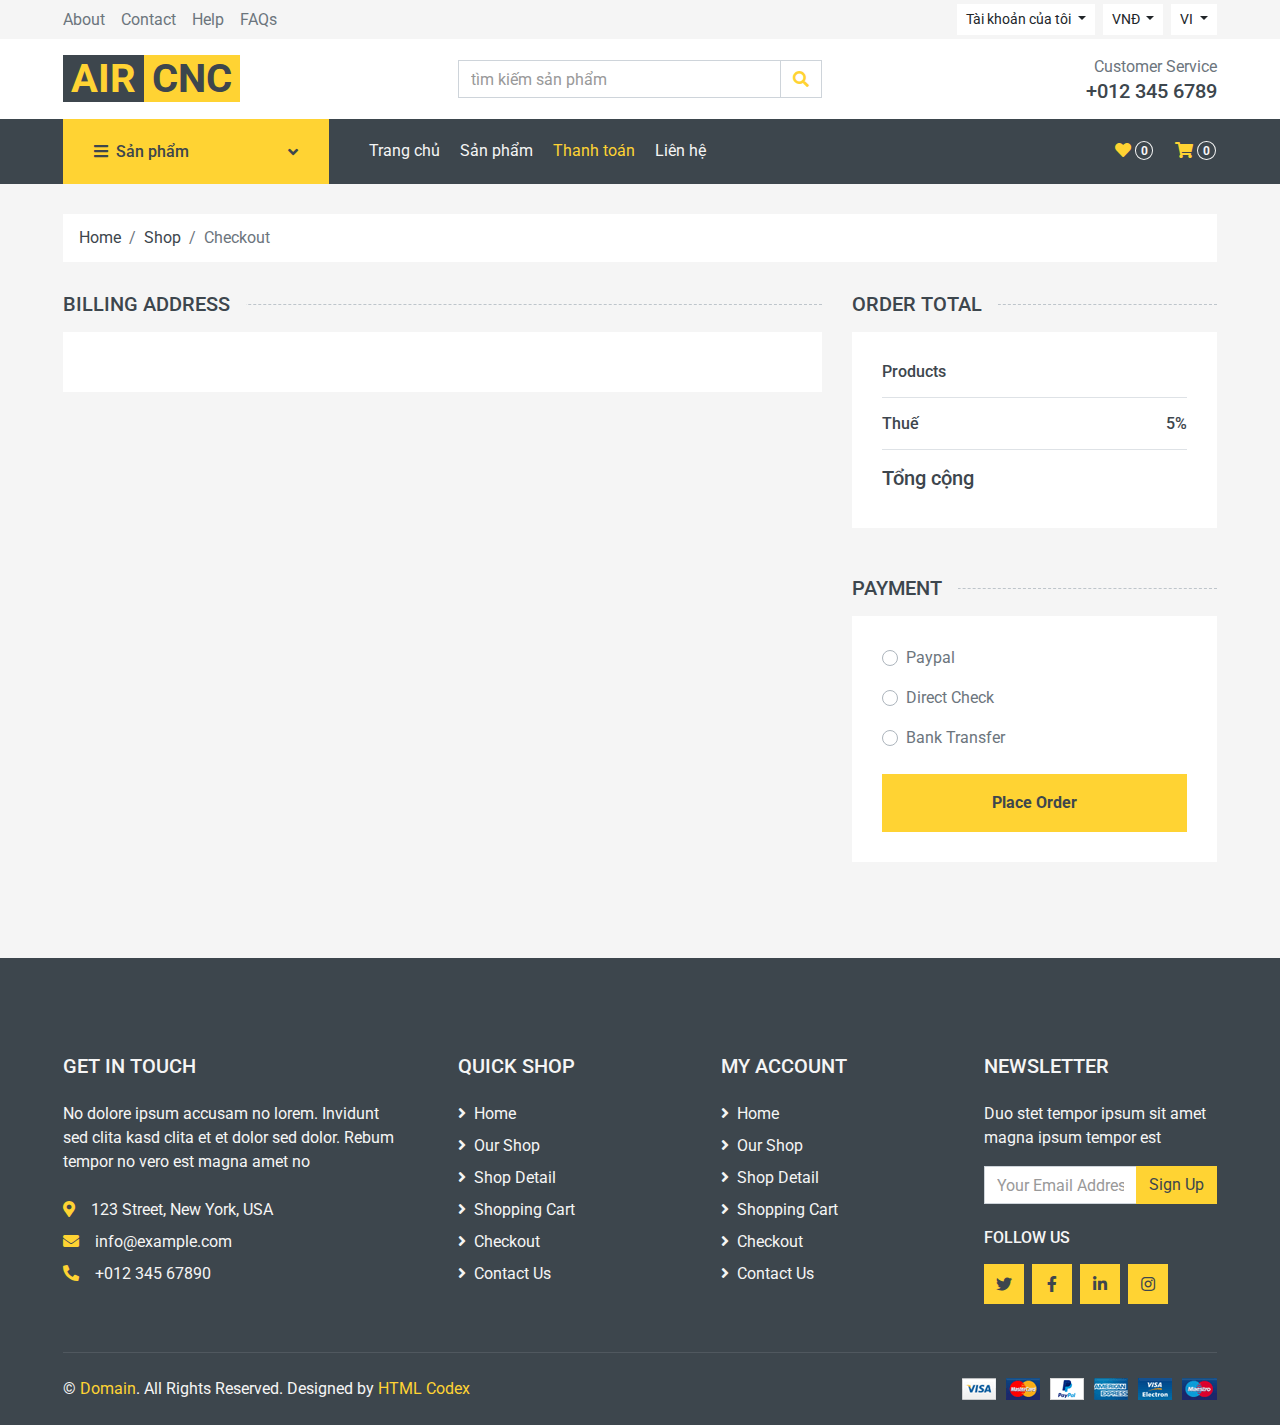
<file: online-shop-website-template/checkout.html>
<!DOCTYPE html>
<html lang="en">
  <head>
    <meta charset="utf-8" />
    <title>AirCNC - Online Shop Website Template</title>
    <meta content="width=device-width, initial-scale=1.0" name="viewport" />
    <meta content="Free HTML Templates" name="keywords" />
    <meta content="Free HTML Templates" name="description" />

    <!-- Favicon -->

    <!-- Google Web Fonts -->
    <link rel="preconnect" href="https://fonts.gstatic.com" />
    <link
      href="https://fonts.googleapis.com/css2?family=Roboto:wght@400;500;700&display=swap"
      rel="stylesheet"
    />

    <!-- Font Awesome -->
    <link
      href="https://cdnjs.cloudflare.com/ajax/libs/font-awesome/5.10.0/css/all.min.css"
      rel="stylesheet"
    />

    <!-- Libraries Stylesheet -->
    <link href="lib/animate/animate.min.css" rel="stylesheet" />
    <link href="lib/owlcarousel/assets/owl.carousel.min.css" rel="stylesheet" />

    <!-- Customized Bootstrap Stylesheet -->
    <link href="css/style.css" rel="stylesheet" />
  </head>

  <body>
    <!-- Topbar Start -->
    <div class="container-fluid">
      <div class="row bg-secondary py-1 px-xl-5">
        <div class="col-lg-6 d-none d-lg-block">
          <div class="d-inline-flex align-items-center h-100">
            <a class="text-body mr-3" href="">About</a>
            <a class="text-body mr-3" href="">Contact</a>
            <a class="text-body mr-3" href="">Help</a>
            <a class="text-body mr-3" href="">FAQs</a>
          </div>
        </div>
        <div class="col-lg-6 text-center text-lg-right">
          <div class="d-inline-flex align-items-center">
            <div class="btn-group">
              <button
                type="button"
                class="btn btn-sm btn-light dropdown-toggle"
                data-toggle="dropdown"
              >
                Tài khoản của tôi
              </button>
              <div class="dropdown-menu dropdown-menu-right">
                <button class="dropdown-item" type="button">
                  <a href="./login.html">Đăng nhập</a>
                </button>
                <button class="dropdown-item" type="button">
                  <a href="./register.html">Đăng ký</a>
                </button>
              </div>
            </div>
            <div class="btn-group mx-2">
              <button
                type="button"
                class="btn btn-sm btn-light dropdown-toggle"
                data-toggle="dropdown"
              >
                VNĐ
              </button>
              <div class="dropdown-menu dropdown-menu-right">
                <button class="dropdown-item" type="button">USD</button>
                <button class="dropdown-item" type="button">GBP</button>
                <button class="dropdown-item" type="button">CAD</button>
              </div>
            </div>
            <div class="btn-group">
              <button
                type="button"
                class="btn btn-sm btn-light dropdown-toggle"
                data-toggle="dropdown"
              >
                VI
              </button>
              <div class="dropdown-menu dropdown-menu-right">
                <button class="dropdown-item" type="button">US</button>
                <button class="dropdown-item" type="button">AR</button>
                <button class="dropdown-item" type="button">RU</button>
              </div>
            </div>
          </div>
          <div class="d-inline-flex align-items-center d-block d-lg-none">
            <a href="" class="btn px-0 ml-2">
              <i class="fas fa-heart text-dark"></i>
              <span
                class="badge text-dark border border-dark rounded-circle"
                style="padding-bottom: 2px"
                >0</span
              >
            </a>
            <a href="" class="btn px-0 ml-2">
              <i class="fas fa-shopping-cart text-dark"></i>
              <span
                class="badge text-dark border border-dark rounded-circle"
                style="padding-bottom: 2px"
                >0</span
              >
            </a>
          </div>
        </div>
      </div>
      <div
        class="row align-items-center bg-light py-3 px-xl-5 d-none d-lg-flex"
      >
        <div class="col-lg-4">
          <a href="" class="text-decoration-none">
            <span class="h1 text-uppercase text-primary bg-dark px-2">Air</span>
            <span class="h1 text-uppercase text-dark bg-primary px-2 ml-n1"
              >CNC</span
            >
          </a>
        </div>
        <div class="col-lg-4 col-6 text-left">
          <form action="">
            <div class="input-group">
              <input
                type="text"
                class="form-control"
                placeholder="tìm kiếm sản phẩm"
              />
              <div class="input-group-append">
                <span class="input-group-text bg-transparent text-primary">
                  <i class="fa fa-search"></i>
                </span>
              </div>
            </div>
          </form>
        </div>
        <div class="col-lg-4 col-6 text-right">
          <p class="m-0">Customer Service</p>
          <h5 class="m-0">+012 345 6789</h5>
        </div>
      </div>
    </div>
    <!-- Topbar End -->

    <!-- Navbar Start -->
    <div class="container-fluid bg-dark mb-30">
      <div class="row px-xl-5">
        <div class="col-lg-3 d-none d-lg-block">
          <a
            class="btn d-flex align-items-center justify-content-between bg-primary w-100"
            data-toggle="collapse"
            href="#navbar-vertical"
            style="height: 65px; padding: 0 30px"
          >
            <h6 class="text-dark m-0">
              <i class="fa fa-bars mr-2"></i>Sản phẩm
            </h6>
            <i class="fa fa-angle-down text-dark"></i>
          </a>
          <nav
            class="collapse position-absolute navbar navbar-vertical navbar-light align-items-start p-0 bg-light"
            id="navbar-vertical"
            style="width: calc(100% - 30px); z-index: 999"
          >
            <div class="navbar-nav w-100">
              <div class="nav-item dropdown dropright">
                <a
                  href="#"
                  class="nav-link dropdown-toggle"
                  data-toggle="dropdown"
                  >Biệt Thự <i class="fa fa-angle-right float-right mt-1"></i
                ></a>
                <div
                  class="dropdown-menu position-absolute rounded-0 border-0 m-0"
                >
                  <a href="" class="dropdown-item">Biệt thự có hồ bơi</a>
                  <a href="" class="dropdown-item">Biệt thự gần biển</a>
                  <a href="" class="dropdown-item">Biệt thự trên núi</a>
                </div>
              </div>
              <a href="" class="nav-item nav-link">Phòng</a>
              <a href="" class="nav-item nav-link">Hang động</a>
            </div>
          </nav>
        </div>
        <div class="col-lg-9">
          <nav
            class="navbar navbar-expand-lg bg-dark navbar-dark py-3 py-lg-0 px-0"
          >
            <a href="" class="text-decoration-none d-block d-lg-none">
              <span class="h1 text-uppercase text-dark bg-light px-2">AIR</span>
              <span class="h1 text-uppercase text-light bg-primary px-2 ml-n1"
                >CNC</span
              >
            </a>
            <button
              type="button"
              class="navbar-toggler"
              data-toggle="collapse"
              data-target="#navbarCollapse"
            >
              <span class="navbar-toggler-icon"></span>
            </button>
            <div
              class="collapse navbar-collapse justify-content-between"
              id="navbarCollapse"
            >
              <div class="navbar-nav mr-auto py-0">
                <a href="index.html" class="nav-item nav-link">Trang chủ</a>
                <a href="shop.html" class="nav-item nav-link">Sản phẩm</a>

                <a href="checkout.html" class="nav-item nav-link active"
                  >Thanh toán</a
                >

                <a href="contact.html" class="nav-item nav-link">Liên hệ</a>
              </div>
              <div class="navbar-nav ml-auto py-0 d-none d-lg-block">
                <a href="" class="btn px-0">
                  <i class="fas fa-heart text-primary"></i>
                  <span
                    class="badge text-secondary border border-secondary rounded-circle"
                    style="padding-bottom: 2px"
                    >0</span
                  >
                </a>
                <a href="cart.html" class="btn px-0 ml-3">
                  <i class="fas fa-shopping-cart text-primary"></i>
                  <span
                    class="badge text-secondary border border-secondary rounded-circle"
                    style="padding-bottom: 2px"
                    id="numcart"
                    >0</span
                  >
                </a>
              </div>
            </div>
          </nav>
        </div>
      </div>
    </div>
    <!-- Navbar End -->

    <!-- Breadcrumb Start -->
    <div class="container-fluid">
      <div class="row px-xl-5">
        <div class="col-12">
          <nav class="breadcrumb bg-light mb-30">
            <a class="breadcrumb-item text-dark" href="#">Home</a>
            <a class="breadcrumb-item text-dark" href="#">Shop</a>
            <span class="breadcrumb-item active">Checkout</span>
          </nav>
        </div>
      </div>
    </div>
    <!-- Breadcrumb End -->

    <!-- Checkout Start -->
    <div class="container-fluid">
      <div class="row px-xl-5">
        <div class="col-lg-8">
          <h5 class="section-title position-relative text-uppercase mb-3">
            <span class="bg-secondary pr-3">Billing Address</span>
          </h5>
          <div class="bg-light p-30 mb-5" id="billingAddress"></div>
          <div class="collapse mb-5" id="shipping-address">
            <h5 class="section-title position-relative text-uppercase mb-3">
              <span class="bg-secondary pr-3">Shipping Address</span>
            </h5>
            <div class="bg-light p-30">
              <div class="row">
                <div class="col-md-6 form-group">
                  <label>First Name</label>
                  <input class="form-control" type="text" placeholder="John" />
                </div>
                <div class="col-md-6 form-group">
                  <label>Last Name</label>
                  <input class="form-control" type="text" placeholder="Doe" />
                </div>
                <div class="col-md-6 form-group">
                  <label>E-mail</label>
                  <input
                    class="form-control"
                    type="text"
                    placeholder="example@email.com"
                  />
                </div>
                <div class="col-md-6 form-group">
                  <label>Mobile No</label>
                  <input
                    class="form-control"
                    type="text"
                    placeholder="+123 456 789"
                  />
                </div>
                <div class="col-md-6 form-group">
                  <label>Address Line 1</label>
                  <input
                    class="form-control"
                    type="text"
                    placeholder="123 Street"
                  />
                </div>
                <div class="col-md-6 form-group">
                  <label>Address Line 2</label>
                  <input
                    class="form-control"
                    type="text"
                    placeholder="123 Street"
                  />
                </div>
                <div class="col-md-6 form-group">
                  <label>Country</label>
                  <select class="custom-select">
                    <option selected>United States</option>
                    <option>Afghanistan</option>
                    <option>Albania</option>
                    <option>Algeria</option>
                  </select>
                </div>
                <div class="col-md-6 form-group">
                  <label>City</label>
                  <input
                    class="form-control"
                    type="text"
                    placeholder="New York"
                  />
                </div>
                <div class="col-md-6 form-group">
                  <label>State</label>
                  <input
                    class="form-control"
                    type="text"
                    placeholder="New York"
                  />
                </div>
                <div class="col-md-6 form-group">
                  <label>ZIP Code</label>
                  <input class="form-control" type="text" placeholder="123" />
                </div>
              </div>
            </div>
          </div>
        </div>
        <div class="col-lg-4">
          <h5 class="section-title position-relative text-uppercase mb-3">
            <span class="bg-secondary pr-3">Order Total</span>
          </h5>
          <div class="bg-light p-30 mb-5">
            <h6 class="mb-3">Products</h6>
            <div class="border-bottom" id="checkout"></div>
            <div class="border-bottom pt-3 pb-2" id="checkPrice">
              <div class="d-flex justify-content-between">
                <h6 class="font-weight-medium">Thuế</h6>
                <h6 class="font-weight-medium">5%</h6>
              </div>
            </div>
            <div class="pt-2">
              <div class="d-flex justify-content-between mt-2">
                <h5>Tổng cộng</h5>
                <h5 id="tc"></h5>
              </div>
            </div>
          </div>
          <div class="mb-5">
            <h5 class="section-title position-relative text-uppercase mb-3">
              <span class="bg-secondary pr-3">Payment</span>
            </h5>
            <div class="bg-light p-30">
              <div class="form-group">
                <div class="custom-control custom-radio">
                  <input
                    type="radio"
                    class="custom-control-input"
                    name="payment"
                    id="paypal"
                  />
                  <label class="custom-control-label" for="paypal"
                    >Paypal</label
                  >
                </div>
              </div>
              <div class="form-group">
                <div class="custom-control custom-radio">
                  <input
                    type="radio"
                    class="custom-control-input"
                    name="payment"
                    id="directcheck"
                  />
                  <label class="custom-control-label" for="directcheck"
                    >Direct Check</label
                  >
                </div>
              </div>
              <div class="form-group mb-4">
                <div class="custom-control custom-radio">
                  <input
                    type="radio"
                    class="custom-control-input"
                    name="payment"
                    id="banktransfer"
                  />
                  <label class="custom-control-label" for="banktransfer"
                    >Bank Transfer</label
                  >
                </div>
              </div>
              <button class="btn btn-block btn-primary font-weight-bold py-3">
                Place Order
              </button>
            </div>
          </div>
        </div>
      </div>
    </div>
    <!-- Checkout End -->

    <!-- Footer Start -->
    <div class="container-fluid bg-dark text-secondary mt-5 pt-5">
      <div class="row px-xl-5 pt-5">
        <div class="col-lg-4 col-md-12 mb-5 pr-3 pr-xl-5">
          <h5 class="text-secondary text-uppercase mb-4">Get In Touch</h5>
          <p class="mb-4">
            No dolore ipsum accusam no lorem. Invidunt sed clita kasd clita et
            et dolor sed dolor. Rebum tempor no vero est magna amet no
          </p>
          <p class="mb-2">
            <i class="fa fa-map-marker-alt text-primary mr-3"></i>123 Street,
            New York, USA
          </p>
          <p class="mb-2">
            <i class="fa fa-envelope text-primary mr-3"></i>info@example.com
          </p>
          <p class="mb-0">
            <i class="fa fa-phone-alt text-primary mr-3"></i>+012 345 67890
          </p>
        </div>
        <div class="col-lg-8 col-md-12">
          <div class="row">
            <div class="col-md-4 mb-5">
              <h5 class="text-secondary text-uppercase mb-4">Quick Shop</h5>
              <div class="d-flex flex-column justify-content-start">
                <a class="text-secondary mb-2" href="#"
                  ><i class="fa fa-angle-right mr-2"></i>Home</a
                >
                <a class="text-secondary mb-2" href="#"
                  ><i class="fa fa-angle-right mr-2"></i>Our Shop</a
                >
                <a class="text-secondary mb-2" href="#"
                  ><i class="fa fa-angle-right mr-2"></i>Shop Detail</a
                >
                <a class="text-secondary mb-2" href="#"
                  ><i class="fa fa-angle-right mr-2"></i>Shopping Cart</a
                >
                <a class="text-secondary mb-2" href="#"
                  ><i class="fa fa-angle-right mr-2"></i>Checkout</a
                >
                <a class="text-secondary" href="#"
                  ><i class="fa fa-angle-right mr-2"></i>Contact Us</a
                >
              </div>
            </div>
            <div class="col-md-4 mb-5">
              <h5 class="text-secondary text-uppercase mb-4">My Account</h5>
              <div class="d-flex flex-column justify-content-start">
                <a class="text-secondary mb-2" href="#"
                  ><i class="fa fa-angle-right mr-2"></i>Home</a
                >
                <a class="text-secondary mb-2" href="#"
                  ><i class="fa fa-angle-right mr-2"></i>Our Shop</a
                >
                <a class="text-secondary mb-2" href="#"
                  ><i class="fa fa-angle-right mr-2"></i>Shop Detail</a
                >
                <a class="text-secondary mb-2" href="#"
                  ><i class="fa fa-angle-right mr-2"></i>Shopping Cart</a
                >
                <a class="text-secondary mb-2" href="#"
                  ><i class="fa fa-angle-right mr-2"></i>Checkout</a
                >
                <a class="text-secondary" href="#"
                  ><i class="fa fa-angle-right mr-2"></i>Contact Us</a
                >
              </div>
            </div>
            <div class="col-md-4 mb-5">
              <h5 class="text-secondary text-uppercase mb-4">Newsletter</h5>
              <p>Duo stet tempor ipsum sit amet magna ipsum tempor est</p>
              <form action="">
                <div class="input-group">
                  <input
                    type="text"
                    class="form-control"
                    placeholder="Your Email Address"
                  />
                  <div class="input-group-append">
                    <button class="btn btn-primary">Sign Up</button>
                  </div>
                </div>
              </form>
              <h6 class="text-secondary text-uppercase mt-4 mb-3">Follow Us</h6>
              <div class="d-flex">
                <a class="btn btn-primary btn-square mr-2" href="#"
                  ><i class="fab fa-twitter"></i
                ></a>
                <a class="btn btn-primary btn-square mr-2" href="#"
                  ><i class="fab fa-facebook-f"></i
                ></a>
                <a class="btn btn-primary btn-square mr-2" href="#"
                  ><i class="fab fa-linkedin-in"></i
                ></a>
                <a class="btn btn-primary btn-square" href="#"
                  ><i class="fab fa-instagram"></i
                ></a>
              </div>
            </div>
          </div>
        </div>
      </div>
      <div
        class="row border-top mx-xl-5 py-4"
        style="border-color: rgba(256, 256, 256, 0.1) !important"
      >
        <div class="col-md-6 px-xl-0">
          <p class="mb-md-0 text-center text-md-left text-secondary">
            &copy; <a class="text-primary" href="#">Domain</a>. All Rights
            Reserved. Designed by
            <a class="text-primary" href="https://htmlcodex.com">HTML Codex</a>
          </p>
        </div>
        <div class="col-md-6 px-xl-0 text-center text-md-right">
          <img class="img-fluid" src="img/payments.png" alt="" />
        </div>
      </div>
    </div>
    <!-- Footer End -->

    <!-- Back to Top -->
    <a href="#" class="btn btn-primary back-to-top"
      ><i class="fa fa-angle-double-up"></i
    ></a>

    <!-- JavaScript Libraries -->
    <script src="https://code.jquery.com/jquery-3.4.1.min.js"></script>
    <script src="https://stackpath.bootstrapcdn.com/bootstrap/4.4.1/js/bootstrap.bundle.min.js"></script>
    <script src="lib/easing/easing.min.js"></script>
    <script src="lib/owlcarousel/owl.carousel.min.js"></script>

    <!-- Contact Javascript File -->
    <script src="mail/jqBootstrapValidation.min.js"></script>
    <script src="mail/contact.js"></script>

    <!-- Template Javascript -->
    <script src="js/main.js"></script>
    <script src="js/checkout.js"></script>
  </body>
</html>
</file>
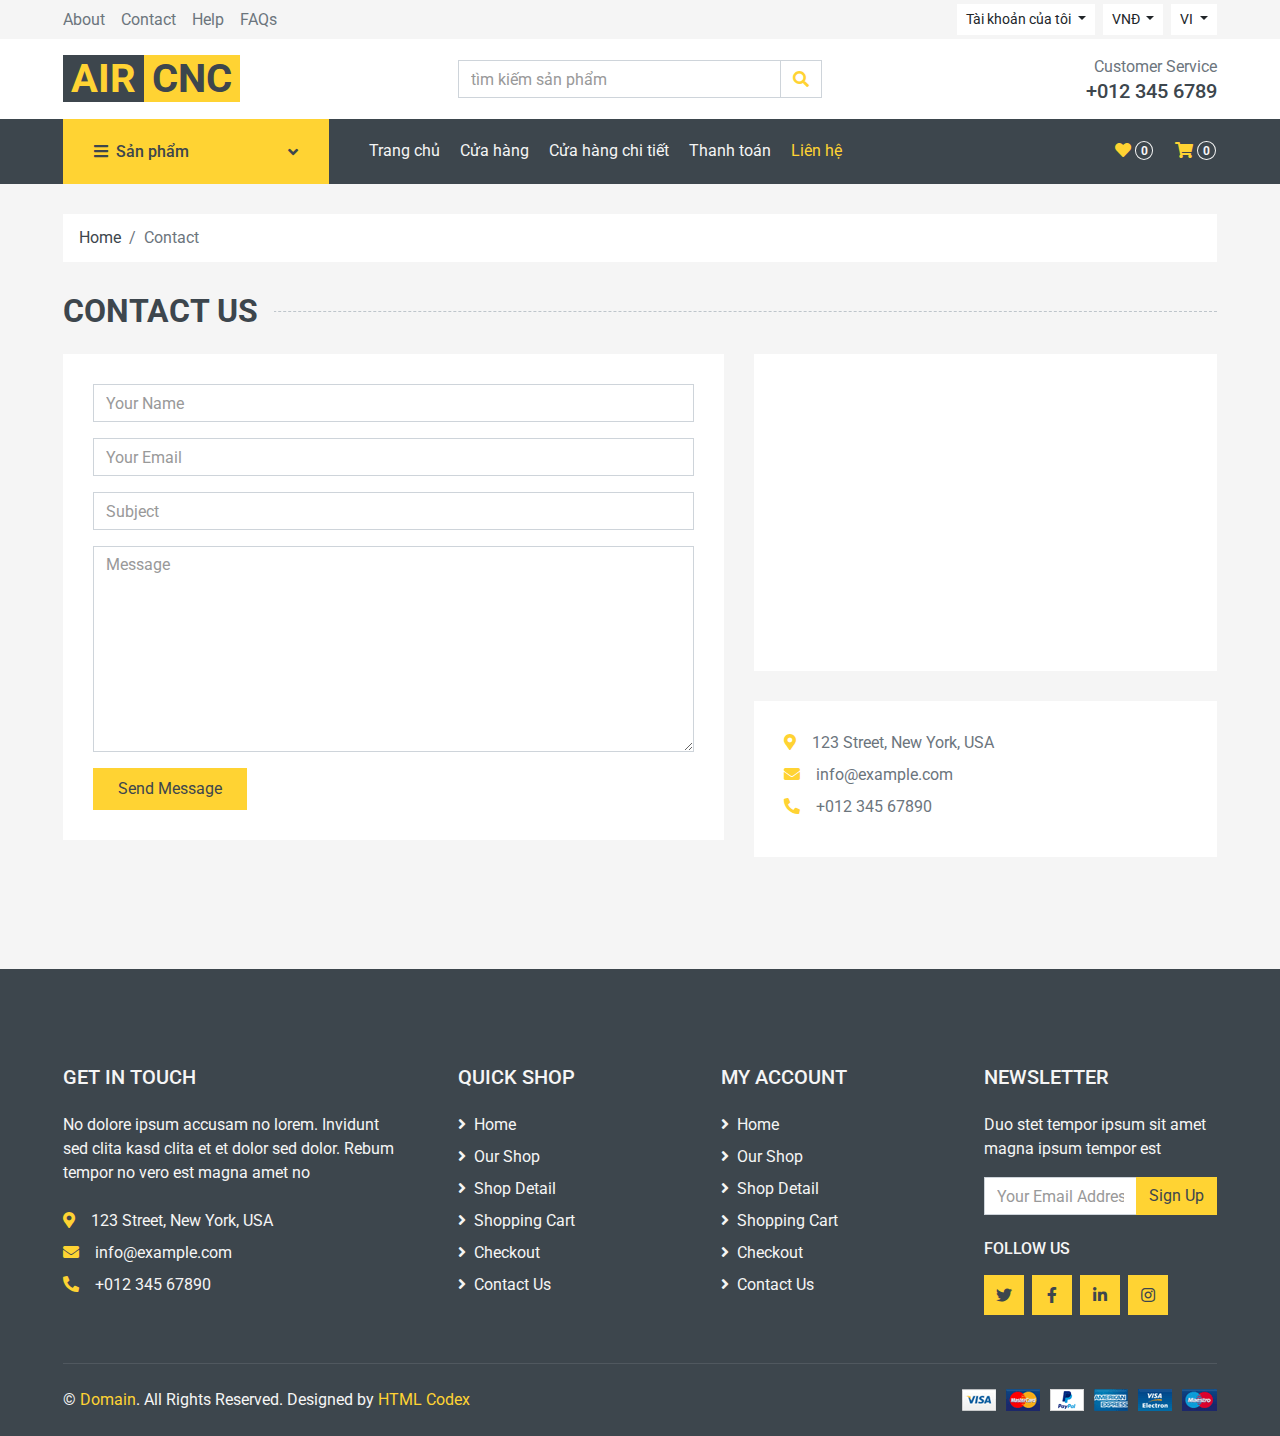
<file: online-shop-website-template/contact.html>
<!DOCTYPE html>
<html lang="en">

<head>
    <meta charset="utf-8">
    <title>MultiShop - Online Shop Website Template</title>
    <meta content="width=device-width, initial-scale=1.0" name="viewport">
    <meta content="Free HTML Templates" name="keywords">
    <meta content="Free HTML Templates" name="description">

    <!-- Favicon -->
    <link href="img/favicon.ico" rel="icon">

    <!-- Google Web Fonts -->
    <link rel="preconnect" href="https://fonts.gstatic.com">
    <link href="https://fonts.googleapis.com/css2?family=Roboto:wght@400;500;700&display=swap" rel="stylesheet">  

    <!-- Font Awesome -->
    <link href="https://cdnjs.cloudflare.com/ajax/libs/font-awesome/5.10.0/css/all.min.css" rel="stylesheet">

    <!-- Libraries Stylesheet -->
    <link href="lib/animate/animate.min.css" rel="stylesheet">
    <link href="lib/owlcarousel/assets/owl.carousel.min.css" rel="stylesheet">

    <!-- Customized Bootstrap Stylesheet -->
    <link href="css/style.css" rel="stylesheet">
</head>

<body>
   
    <!-- Topbar End -->


    <!-- <!DOCTYPE html>
<html lang="en">
  <head>
    <meta charset="utf-8" />
    <title>AirCNC - Online Shop Website Template</title>
    <meta content="width=device-width, initial-scale=1.0" name="viewport" />
    <meta content="Free HTML Templates" name="keywords" />
    <meta content="Free HTML Templates" name="description" />

    <!-- Favicon -->

    <!-- Google Web Fonts -->
    <link rel="preconnect" href="https://fonts.gstatic.com" />
    <link
      href="https://fonts.googleapis.com/css2?family=Roboto:wght@400;500;700&display=swap"
      rel="stylesheet"
    />

    <!-- Font Awesome -->
    <link
      href="https://cdnjs.cloudflare.com/ajax/libs/font-awesome/5.10.0/css/all.min.css"
      rel="stylesheet"
    />

    <!-- Libraries Stylesheet -->
    <link href="lib/animate/animate.min.css" rel="stylesheet" />
    <link href="lib/owlcarousel/assets/owl.carousel.min.css" rel="stylesheet" />

    <!-- Customized Bootstrap Stylesheet -->
    <link href="css/style.css" rel="stylesheet" />
  </head>

  <body>
    <!-- Topbar Start -->
    <div class="container-fluid">
      <div class="row bg-secondary py-1 px-xl-5">
        <div class="col-lg-6 d-none d-lg-block">
          <div class="d-inline-flex align-items-center h-100">
            <a class="text-body mr-3" href="">About</a>
            <a class="text-body mr-3" href="">Contact</a>
            <a class="text-body mr-3" href="">Help</a>
            <a class="text-body mr-3" href="">FAQs</a>
          </div>
        </div>
        <div class="col-lg-6 text-center text-lg-right">
          <div class="d-inline-flex align-items-center">
            <div class="btn-group">
              <button
                type="button"
                class="btn btn-sm btn-light dropdown-toggle"
                data-toggle="dropdown"
              >
                Tài khoản của tôi
              </button>
              <div class="dropdown-menu dropdown-menu-right">
                <button class="dropdown-item" type="button">
                  <a href="./login.html">Đăng nhập</a>
                </button>
                <button class="dropdown-item" type="button">
                  <a href="./register.html">Đăng ký</a>
                </button>
              </div>
            </div>
            <div class="btn-group mx-2">
              <button
                type="button"
                class="btn btn-sm btn-light dropdown-toggle"
                data-toggle="dropdown"
              >
                VNĐ
              </button>
              <div class="dropdown-menu dropdown-menu-right">
                <button class="dropdown-item" type="button">USD</button>
                <button class="dropdown-item" type="button">GBP</button>
                <button class="dropdown-item" type="button">CAD</button>
              </div>
            </div>
            <div class="btn-group">
              <button
                type="button"
                class="btn btn-sm btn-light dropdown-toggle"
                data-toggle="dropdown"
              >
                VI
              </button>
              <div class="dropdown-menu dropdown-menu-right">
                <button class="dropdown-item" type="button">US</button>
                <button class="dropdown-item" type="button">AR</button>
                <button class="dropdown-item" type="button">RU</button>
              </div>
            </div>
          </div>
          <div class="d-inline-flex align-items-center d-block d-lg-none">
            <a href="" class="btn px-0 ml-2">
              <i class="fas fa-heart text-dark"></i>
              <span
                class="badge text-dark border border-dark rounded-circle"
                style="padding-bottom: 2px"
                >0</span
              >
            </a>
            <a href="" class="btn px-0 ml-2">
              <i class="fas fa-shopping-cart text-dark"></i>
              <span
                class="badge text-dark border border-dark rounded-circle"
                style="padding-bottom: 2px"
                >0</span
              >
            </a>
          </div>
        </div>
      </div>
      <div
        class="row align-items-center bg-light py-3 px-xl-5 d-none d-lg-flex"
      >
        <div class="col-lg-4">
          <a href="" class="text-decoration-none">
            <span class="h1 text-uppercase text-primary bg-dark px-2">Air</span>
            <span class="h1 text-uppercase text-dark bg-primary px-2 ml-n1"
              >CNC</span
            >
          </a>
        </div>
        <div class="col-lg-4 col-6 text-left">
          <form action="">
            <div class="input-group">
              <input
                type="text"
                class="form-control"
                placeholder="tìm kiếm sản phẩm"
              />
              <div class="input-group-append">
                <span class="input-group-text bg-transparent text-primary">
                  <i class="fa fa-search"></i>
                </span>
              </div>
            </div>
          </form>
        </div>
        <div class="col-lg-4 col-6 text-right">
          <p class="m-0">Customer Service</p>
          <h5 class="m-0">+012 345 6789</h5>
        </div>
      </div>
    </div>
    <!-- Topbar End -->

    <!-- Navbar Start -->
    <div class="container-fluid bg-dark mb-30">
      <div class="row px-xl-5">
        <div class="col-lg-3 d-none d-lg-block">
          <a
            class="btn d-flex align-items-center justify-content-between bg-primary w-100"
            data-toggle="collapse"
            href="#navbar-vertical"
            style="height: 65px; padding: 0 30px"
          >
            <h6 class="text-dark m-0">
              <i class="fa fa-bars mr-2"></i>Sản phẩm
            </h6>
            <i class="fa fa-angle-down text-dark"></i>
          </a>
          <nav
            class="collapse position-absolute navbar navbar-vertical navbar-light align-items-start p-0 bg-light"
            id="navbar-vertical"
            style="width: calc(100% - 30px); z-index: 999"
          >
            <div class="navbar-nav w-100">
              <div class="nav-item dropdown dropright">
                <a
                  href="#"
                  class="nav-link dropdown-toggle"
                  data-toggle="dropdown"
                  >Biệt Thự <i class="fa fa-angle-right float-right mt-1"></i
                ></a>
                <div
                  class="dropdown-menu position-absolute rounded-0 border-0 m-0"
                >
                  <a href="" class="dropdown-item">Biệt thự có hồ bơi</a>
                  <a href="" class="dropdown-item">Biệt thự gần biển</a>
                  <a href="" class="dropdown-item">Biệt thự trên núi</a>
                </div>
              </div>
              <a href="" class="nav-item nav-link">Phòng</a>
              <a href="" class="nav-item nav-link">Hang động</a>
            </div>
          </nav>
        </div>
        <div class="col-lg-9">
          <nav
            class="navbar navbar-expand-lg bg-dark navbar-dark py-3 py-lg-0 px-0"
          >
            <a href="" class="text-decoration-none d-block d-lg-none">
              <span class="h1 text-uppercase text-dark bg-light px-2">AIR</span>
              <span class="h1 text-uppercase text-light bg-primary px-2 ml-n1"
                >CNC</span
              >
            </a>
            <button
              type="button"
              class="navbar-toggler"
              data-toggle="collapse"
              data-target="#navbarCollapse"
            >
              <span class="navbar-toggler-icon"></span>
            </button>
            <div
              class="collapse navbar-collapse justify-content-between"
              id="navbarCollapse"
            >
              <div class="navbar-nav mr-auto py-0">
                <a href="index.html" class="nav-item nav-link">Trang chủ</a>
                <a href="shop.html" class="nav-item nav-link">Cửa hàng</a>
                <a href="detail.html" class="nav-item nav-link "
                  >Cửa hàng chi tiết</a
                >
                <a href="checkout.html" class="nav-item nav-link">Thanh toán</a>

                <a href="contact.html" class="nav-item nav-link active">Liên hệ</a>
              </div>
              <div class="navbar-nav ml-auto py-0 d-none d-lg-block">
                <a href="" class="btn px-0">
                  <i class="fas fa-heart text-primary"></i>
                  <span
                    class="badge text-secondary border border-secondary rounded-circle"
                    style="padding-bottom: 2px"
                    >0</span
                  >
                </a>
                <a href="cart.html" class="btn px-0 ml-3">
                  <i class="fas fa-shopping-cart text-primary"></i>
                  <span
                    class="badge text-secondary border border-secondary rounded-circle"
                    id="numcart"
                    style="padding-bottom: 2px"
                    >0</span
                  >
                </a>
              </div>
            </div>
          </nav>
        </div>
      </div>
    </div>

    <!-- Breadcrumb Start -->
    <div class="container-fluid">
        <div class="row px-xl-5">
            <div class="col-12">
                <nav class="breadcrumb bg-light mb-30">
                    <a class="breadcrumb-item text-dark" href="#">Home</a>
                    <span class="breadcrumb-item active">Contact</span>
                </nav>
            </div>
        </div>
    </div>
    <!-- Breadcrumb End -->


    <!-- Contact Start -->
    <div class="container-fluid">
        <h2 class="section-title position-relative text-uppercase mx-xl-5 mb-4"><span class="bg-secondary pr-3">Contact Us</span></h2>
        <div class="row px-xl-5">
            <div class="col-lg-7 mb-5">
                <div class="contact-form bg-light p-30">
                    <div id="success"></div>
                    <form name="sentMessage" id="contactForm" novalidate="novalidate">
                        <div class="control-group">
                            <input type="text" class="form-control" id="name" placeholder="Your Name"
                                required="required" data-validation-required-message="Please enter your name" />
                            <p class="help-block text-danger"></p>
                        </div>
                        <div class="control-group">
                            <input type="email" class="form-control" id="email" placeholder="Your Email"
                                required="required" data-validation-required-message="Please enter your email" />
                            <p class="help-block text-danger"></p>
                        </div>
                        <div class="control-group">
                            <input type="text" class="form-control" id="subject" placeholder="Subject"
                                required="required" data-validation-required-message="Please enter a subject" />
                            <p class="help-block text-danger"></p>
                        </div>
                        <div class="control-group">
                            <textarea class="form-control" rows="8" id="message" placeholder="Message"
                                required="required"
                                data-validation-required-message="Please enter your message"></textarea>
                            <p class="help-block text-danger"></p>
                        </div>
                        <div>
                            <button class="btn btn-primary py-2 px-4" type="submit" id="sendMessageButton">Send
                                Message</button>
                        </div>
                    </form>
                </div>
            </div>
            <div class="col-lg-5 mb-5">
                <div class="bg-light p-30 mb-30">
                    <iframe style="width: 100%; height: 250px;"
                    src="https://www.google.com/maps/embed?pb=!1m18!1m12!1m3!1d3001156.4288297426!2d-78.01371936852176!3d42.72876761954724!2m3!1f0!2f0!3f0!3m2!1i1024!2i768!4f13.1!3m3!1m2!1s0x4ccc4bf0f123a5a9%3A0xddcfc6c1de189567!2sNew%20York%2C%20USA!5e0!3m2!1sen!2sbd!4v1603794290143!5m2!1sen!2sbd"
                    frameborder="0" style="border:0;" allowfullscreen="" aria-hidden="false" tabindex="0"></iframe>
                </div>
                <div class="bg-light p-30 mb-3">
                    <p class="mb-2"><i class="fa fa-map-marker-alt text-primary mr-3"></i>123 Street, New York, USA</p>
                    <p class="mb-2"><i class="fa fa-envelope text-primary mr-3"></i>info@example.com</p>
                    <p class="mb-2"><i class="fa fa-phone-alt text-primary mr-3"></i>+012 345 67890</p>
                </div>
            </div>
        </div>
    </div>
    <!-- Contact End -->


    <!-- Footer Start -->
    <div class="container-fluid bg-dark text-secondary mt-5 pt-5">
        <div class="row px-xl-5 pt-5">
            <div class="col-lg-4 col-md-12 mb-5 pr-3 pr-xl-5">
                <h5 class="text-secondary text-uppercase mb-4">Get In Touch</h5>
                <p class="mb-4">No dolore ipsum accusam no lorem. Invidunt sed clita kasd clita et et dolor sed dolor. Rebum tempor no vero est magna amet no</p>
                <p class="mb-2"><i class="fa fa-map-marker-alt text-primary mr-3"></i>123 Street, New York, USA</p>
                <p class="mb-2"><i class="fa fa-envelope text-primary mr-3"></i>info@example.com</p>
                <p class="mb-0"><i class="fa fa-phone-alt text-primary mr-3"></i>+012 345 67890</p>
            </div>
            <div class="col-lg-8 col-md-12">
                <div class="row">
                    <div class="col-md-4 mb-5">
                        <h5 class="text-secondary text-uppercase mb-4">Quick Shop</h5>
                        <div class="d-flex flex-column justify-content-start">
                            <a class="text-secondary mb-2" href="#"><i class="fa fa-angle-right mr-2"></i>Home</a>
                            <a class="text-secondary mb-2" href="#"><i class="fa fa-angle-right mr-2"></i>Our Shop</a>
                            <a class="text-secondary mb-2" href="#"><i class="fa fa-angle-right mr-2"></i>Shop Detail</a>
                            <a class="text-secondary mb-2" href="#"><i class="fa fa-angle-right mr-2"></i>Shopping Cart</a>
                            <a class="text-secondary mb-2" href="#"><i class="fa fa-angle-right mr-2"></i>Checkout</a>
                            <a class="text-secondary" href="#"><i class="fa fa-angle-right mr-2"></i>Contact Us</a>
                        </div>
                    </div>
                    <div class="col-md-4 mb-5">
                        <h5 class="text-secondary text-uppercase mb-4">My Account</h5>
                        <div class="d-flex flex-column justify-content-start">
                            <a class="text-secondary mb-2" href="#"><i class="fa fa-angle-right mr-2"></i>Home</a>
                            <a class="text-secondary mb-2" href="#"><i class="fa fa-angle-right mr-2"></i>Our Shop</a>
                            <a class="text-secondary mb-2" href="#"><i class="fa fa-angle-right mr-2"></i>Shop Detail</a>
                            <a class="text-secondary mb-2" href="#"><i class="fa fa-angle-right mr-2"></i>Shopping Cart</a>
                            <a class="text-secondary mb-2" href="#"><i class="fa fa-angle-right mr-2"></i>Checkout</a>
                            <a class="text-secondary" href="#"><i class="fa fa-angle-right mr-2"></i>Contact Us</a>
                        </div>
                    </div>
                    <div class="col-md-4 mb-5">
                        <h5 class="text-secondary text-uppercase mb-4">Newsletter</h5>
                        <p>Duo stet tempor ipsum sit amet magna ipsum tempor est</p>
                        <form action="">
                            <div class="input-group">
                                <input type="text" class="form-control" placeholder="Your Email Address">
                                <div class="input-group-append">
                                    <button class="btn btn-primary">Sign Up</button>
                                </div>
                            </div>
                        </form>
                        <h6 class="text-secondary text-uppercase mt-4 mb-3">Follow Us</h6>
                        <div class="d-flex">
                            <a class="btn btn-primary btn-square mr-2" href="#"><i class="fab fa-twitter"></i></a>
                            <a class="btn btn-primary btn-square mr-2" href="#"><i class="fab fa-facebook-f"></i></a>
                            <a class="btn btn-primary btn-square mr-2" href="#"><i class="fab fa-linkedin-in"></i></a>
                            <a class="btn btn-primary btn-square" href="#"><i class="fab fa-instagram"></i></a>
                        </div>
                    </div>
                </div>
            </div>
        </div>
        <div class="row border-top mx-xl-5 py-4" style="border-color: rgba(256, 256, 256, .1) !important;">
            <div class="col-md-6 px-xl-0">
                <p class="mb-md-0 text-center text-md-left text-secondary">
                    &copy; <a class="text-primary" href="#">Domain</a>. All Rights Reserved. Designed
                    by
                    <a class="text-primary" href="https://htmlcodex.com">HTML Codex</a>
                </p>
            </div>
            <div class="col-md-6 px-xl-0 text-center text-md-right">
                <img class="img-fluid" src="img/payments.png" alt="">
            </div>
        </div>
    </div>
    <!-- Footer End -->


    <!-- Back to Top -->
    <a href="#" class="btn btn-primary back-to-top"><i class="fa fa-angle-double-up"></i></a>


    <!-- JavaScript Libraries -->
    <script src="https://code.jquery.com/jquery-3.4.1.min.js"></script>
    <script src="https://stackpath.bootstrapcdn.com/bootstrap/4.4.1/js/bootstrap.bundle.min.js"></script>
    <script src="lib/easing/easing.min.js"></script>
    <script src="lib/owlcarousel/owl.carousel.min.js"></script>

    <!-- Contact Javascript File -->
    <script src="mail/jqBootstrapValidation.min.js"></script>
    <script src="mail/contact.js"></script>

    <!-- Template Javascript -->
    <script src="js/main.js"></script>
</body>

</html>
</file>
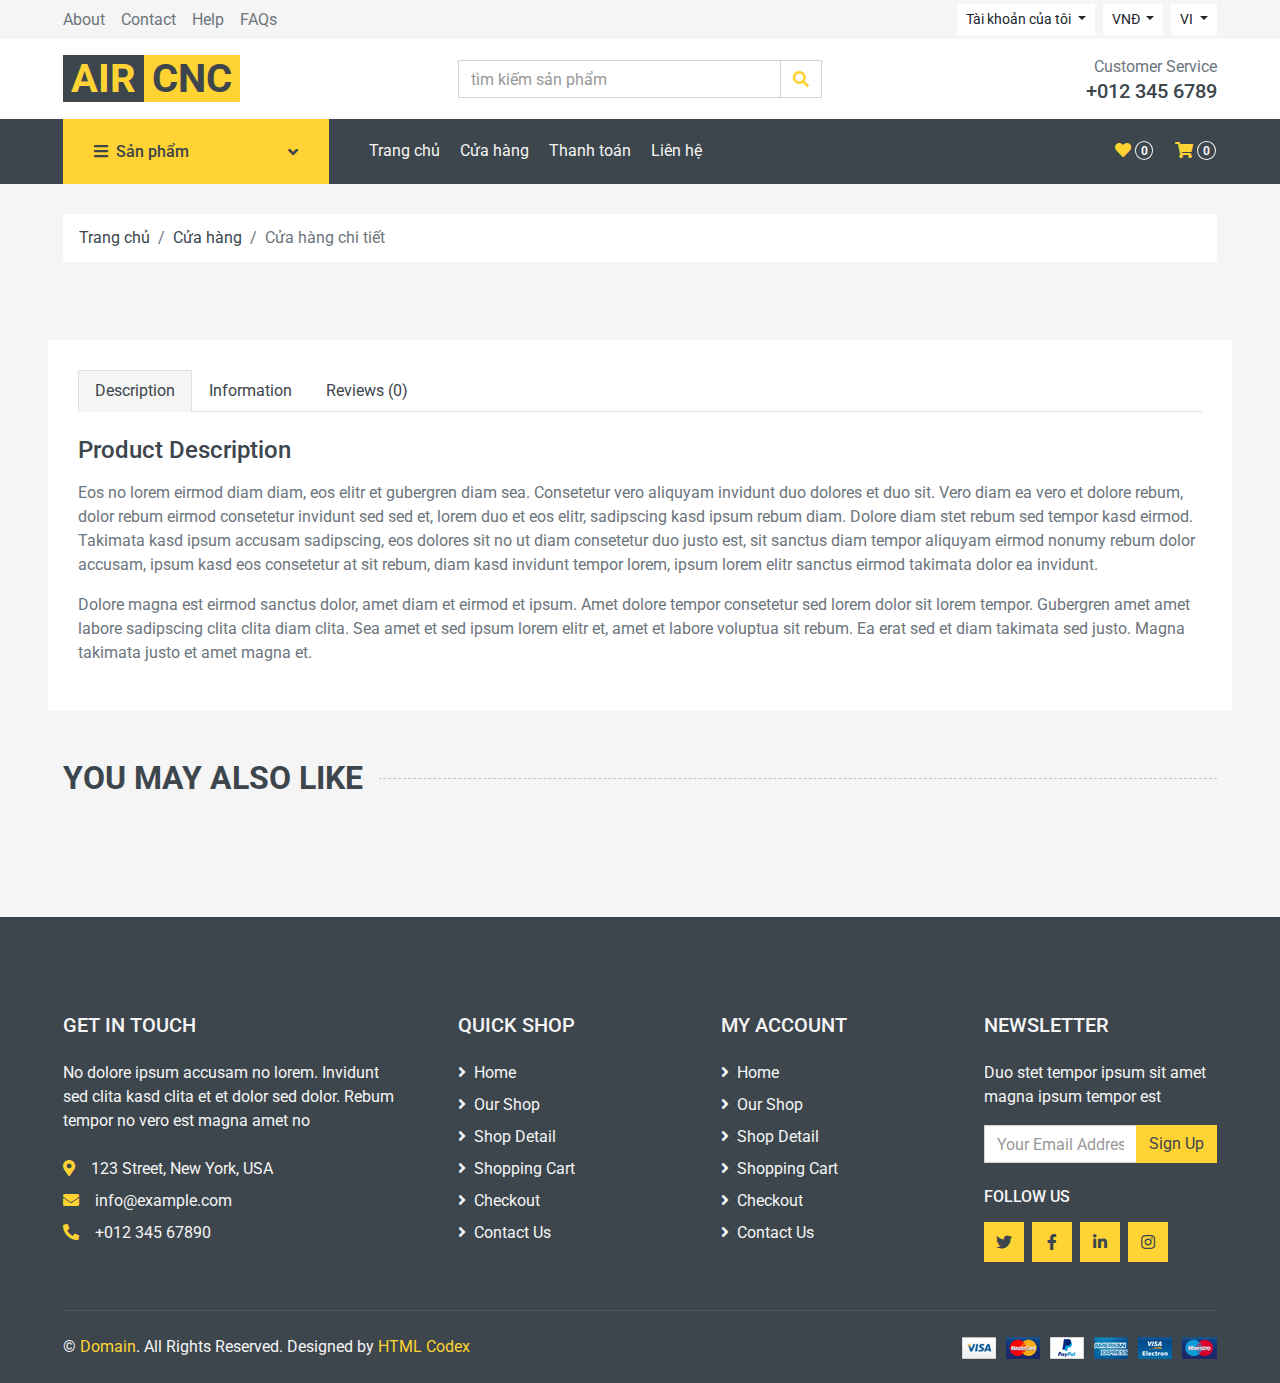
<file: online-shop-website-template/detail.html>
<!DOCTYPE html>
<html lang="en">
  <head>
    <meta charset="utf-8" />
    <title>AirCNC - Online Shop Website Template</title>
    <meta content="width=device-width, initial-scale=1.0" name="viewport" />
    <meta content="Free HTML Templates" name="keywords" />
    <meta content="Free HTML Templates" name="description" />

    <!-- Favicon -->

    <!-- Google Web Fonts -->
    <link rel="preconnect" href="https://fonts.gstatic.com" />
    <link
      href="https://fonts.googleapis.com/css2?family=Roboto:wght@400;500;700&display=swap"
      rel="stylesheet"
    />

    <!-- Font Awesome -->
    <link
      href="https://cdnjs.cloudflare.com/ajax/libs/font-awesome/5.10.0/css/all.min.css"
      rel="stylesheet"
    />

    <!-- Libraries Stylesheet -->
    <link href="lib/animate/animate.min.css" rel="stylesheet" />
    <link href="lib/owlcarousel/assets/owl.carousel.min.css" rel="stylesheet" />

    <!-- Customized Bootstrap Stylesheet -->
    <link href="css/style.css" rel="stylesheet" />
  </head>

  <body>
    <!-- Topbar Start -->
    <div class="container-fluid">
      <div class="row bg-secondary py-1 px-xl-5">
        <div class="col-lg-6 d-none d-lg-block">
          <div class="d-inline-flex align-items-center h-100">
            <a class="text-body mr-3" href="">About</a>
            <a class="text-body mr-3" href="">Contact</a>
            <a class="text-body mr-3" href="">Help</a>
            <a class="text-body mr-3" href="">FAQs</a>
          </div>
        </div>
        <div class="col-lg-6 text-center text-lg-right">
          <div class="d-inline-flex align-items-center">
            <div class="btn-group">
              <button
                type="button"
                class="btn btn-sm btn-light dropdown-toggle"
                data-toggle="dropdown"
              >
                Tài khoản của tôi
              </button>
              <div class="dropdown-menu dropdown-menu-right">
                <button class="dropdown-item" type="button">
                  <a href="./login.html">Đăng nhập</a>
                </button>
                <button class="dropdown-item" type="button">
                  <a href="./register.html">Đăng ký</a>
                </button>
              </div>
            </div>
            <div class="btn-group mx-2">
              <button
                type="button"
                class="btn btn-sm btn-light dropdown-toggle"
                data-toggle="dropdown"
              >
                VNĐ
              </button>
              <div class="dropdown-menu dropdown-menu-right">
                <button class="dropdown-item" type="button">USD</button>
                <button class="dropdown-item" type="button">GBP</button>
                <button class="dropdown-item" type="button">CAD</button>
              </div>
            </div>
            <div class="btn-group">
              <button
                type="button"
                class="btn btn-sm btn-light dropdown-toggle"
                data-toggle="dropdown"
              >
                VI
              </button>
              <div class="dropdown-menu dropdown-menu-right">
                <button class="dropdown-item" type="button">US</button>
                <button class="dropdown-item" type="button">AR</button>
                <button class="dropdown-item" type="button">RU</button>
              </div>
            </div>
          </div>
          <div class="d-inline-flex align-items-center d-block d-lg-none">
            <a href="" class="btn px-0 ml-2">
              <i class="fas fa-heart text-dark"></i>
              <span
                class="badge text-dark border border-dark rounded-circle"
                style="padding-bottom: 2px"
                >0</span
              >
            </a>
            <a href="" class="btn px-0 ml-2">
              <i class="fas fa-shopping-cart text-dark"></i>
              <span
                class="badge text-dark border border-dark rounded-circle"
                style="padding-bottom: 2px"
                >0</span
              >
            </a>
          </div>
        </div>
      </div>
      <div
        class="row align-items-center bg-light py-3 px-xl-5 d-none d-lg-flex"
      >
        <div class="col-lg-4">
          <a href="" class="text-decoration-none">
            <span class="h1 text-uppercase text-primary bg-dark px-2">Air</span>
            <span class="h1 text-uppercase text-dark bg-primary px-2 ml-n1"
              >CNC</span
            >
          </a>
        </div>
        <div class="col-lg-4 col-6 text-left">
          <form action="">
            <div class="input-group">
              <input
                type="text"
                class="form-control"
                placeholder="tìm kiếm sản phẩm"
              />
              <div class="input-group-append">
                <span class="input-group-text bg-transparent text-primary">
                  <i class="fa fa-search"></i>
                </span>
              </div>
            </div>
          </form>
        </div>
        <div class="col-lg-4 col-6 text-right">
          <p class="m-0">Customer Service</p>
          <h5 class="m-0">+012 345 6789</h5>
        </div>
      </div>
    </div>
    <!-- Topbar End -->

    <!-- Navbar Start -->
    <div class="container-fluid bg-dark mb-30">
      <div class="row px-xl-5">
        <div class="col-lg-3 d-none d-lg-block">
          <a
            class="btn d-flex align-items-center justify-content-between bg-primary w-100"
            data-toggle="collapse"
            href="#navbar-vertical"
            style="height: 65px; padding: 0 30px"
          >
            <h6 class="text-dark m-0">
              <i class="fa fa-bars mr-2"></i>Sản phẩm
            </h6>
            <i class="fa fa-angle-down text-dark"></i>
          </a>
          <nav
            class="collapse position-absolute navbar navbar-vertical navbar-light align-items-start p-0 bg-light"
            id="navbar-vertical"
            style="width: calc(100% - 30px); z-index: 999"
          >
            <div class="navbar-nav w-100">
              <div class="nav-item dropdown dropright">
                <a
                  href="#"
                  class="nav-link dropdown-toggle"
                  data-toggle="dropdown"
                  >Biệt Thự <i class="fa fa-angle-right float-right mt-1"></i
                ></a>
                <div
                  class="dropdown-menu position-absolute rounded-0 border-0 m-0"
                >
                  <a href="" class="dropdown-item">Biệt thự có hồ bơi</a>
                  <a href="" class="dropdown-item">Biệt thự gần biển</a>
                  <a href="" class="dropdown-item">Biệt thự trên núi</a>
                </div>
              </div>
              <a href="" class="nav-item nav-link">Phòng</a>
              <a href="" class="nav-item nav-link">Hang động</a>
            </div>
          </nav>
        </div>
        <div class="col-lg-9">
          <nav
            class="navbar navbar-expand-lg bg-dark navbar-dark py-3 py-lg-0 px-0"
          >
            <a href="" class="text-decoration-none d-block d-lg-none">
              <span class="h1 text-uppercase text-dark bg-light px-2">AIR</span>
              <span class="h1 text-uppercase text-light bg-primary px-2 ml-n1"
                >CNC</span
              >
            </a>
            <button
              type="button"
              class="navbar-toggler"
              data-toggle="collapse"
              data-target="#navbarCollapse"
            >
              <span class="navbar-toggler-icon"></span>
            </button>
            <div
              class="collapse navbar-collapse justify-content-between"
              id="navbarCollapse"
            >
              <div class="navbar-nav mr-auto py-0">
                <a href="index.html" class="nav-item nav-link">Trang chủ</a>
                <a href="shop.html" class="nav-item nav-link">Cửa hàng</a>
               
                <a href="checkout.html" class="nav-item nav-link">Thanh toán</a>

                <a href="contact.html" class="nav-item nav-link">Liên hệ</a>
              </div>
              <div class="navbar-nav ml-auto py-0 d-none d-lg-block">
                <a href="" class="btn px-0">
                  <i class="fas fa-heart text-primary"></i>
                  <span
                    class="badge text-secondary border border-secondary rounded-circle"
                    style="padding-bottom: 2px"
                    >0</span
                  >
                </a>
                <a href="cart.html" class="btn px-0 ml-3" id="numCart">
                  <i class="fas fa-shopping-cart text-primary"></i>
                  <span
                    class="badge text-secondary border border-secondary rounded-circle"
                    id="numcart"
                    style="padding-bottom: 2px"
                    >0</span
                  >
                </a>
              </div>
            </div>
          </nav>
        </div>
      </div>
    </div>
    <!-- Navbar End -->

    <!-- Breadcrumb Start -->
    <div class="container-fluid">
      <div class="row px-xl-5">
        <div class="col-12">
          <nav class="breadcrumb bg-light mb-30">
            <a class="breadcrumb-item text-dark" href="#">Trang chủ</a>
            <a class="breadcrumb-item text-dark" href="#">Cửa hàng</a>
            <span class="breadcrumb-item">Cửa hàng chi tiết</span>
          </nav>
        </div>
      </div>
    </div>
    <!-- Breadcrumb End -->

    <!-- Shop Detail Start -->
    <div class="container-fluid pb-5"  id="orderDetail">
      </div>
      <div class="row px-xl-5">
        <div class="col">
          <div class="bg-light p-30">
            <div class="nav nav-tabs mb-4">
              <a
                class="nav-item nav-link text-dark active"
                data-toggle="tab"
                href="#tab-pane-1"
                >Description</a
              >
              <a
                class="nav-item nav-link text-dark"
                data-toggle="tab"
                href="#tab-pane-2"
                >Information</a
              >
              <a
                class="nav-item nav-link text-dark"
                data-toggle="tab"
                href="#tab-pane-3"
                >Reviews (0)</a
              >
            </div>
            <div class="tab-content">
              <div class="tab-pane fade show active" id="tab-pane-1">
                <h4 class="mb-3">Product Description</h4>
                <p>
                  Eos no lorem eirmod diam diam, eos elitr et gubergren diam
                  sea. Consetetur vero aliquyam invidunt duo dolores et duo sit.
                  Vero diam ea vero et dolore rebum, dolor rebum eirmod
                  consetetur invidunt sed sed et, lorem duo et eos elitr,
                  sadipscing kasd ipsum rebum diam. Dolore diam stet rebum sed
                  tempor kasd eirmod. Takimata kasd ipsum accusam sadipscing,
                  eos dolores sit no ut diam consetetur duo justo est, sit
                  sanctus diam tempor aliquyam eirmod nonumy rebum dolor
                  accusam, ipsum kasd eos consetetur at sit rebum, diam kasd
                  invidunt tempor lorem, ipsum lorem elitr sanctus eirmod
                  takimata dolor ea invidunt.
                </p>
                <p>
                  Dolore magna est eirmod sanctus dolor, amet diam et eirmod et
                  ipsum. Amet dolore tempor consetetur sed lorem dolor sit lorem
                  tempor. Gubergren amet amet labore sadipscing clita clita diam
                  clita. Sea amet et sed ipsum lorem elitr et, amet et labore
                  voluptua sit rebum. Ea erat sed et diam takimata sed justo.
                  Magna takimata justo et amet magna et.
                </p>
              </div>
              <div class="tab-pane fade" id="tab-pane-2">
                <h4 class="mb-3">Additional Information</h4>
                <p>
                  Eos no lorem eirmod diam diam, eos elitr et gubergren diam
                  sea. Consetetur vero aliquyam invidunt duo dolores et duo sit.
                  Vero diam ea vero et dolore rebum, dolor rebum eirmod
                  consetetur invidunt sed sed et, lorem duo et eos elitr,
                  sadipscing kasd ipsum rebum diam. Dolore diam stet rebum sed
                  tempor kasd eirmod. Takimata kasd ipsum accusam sadipscing,
                  eos dolores sit no ut diam consetetur duo justo est, sit
                  sanctus diam tempor aliquyam eirmod nonumy rebum dolor
                  accusam, ipsum kasd eos consetetur at sit rebum, diam kasd
                  invidunt tempor lorem, ipsum lorem elitr sanctus eirmod
                  takimata dolor ea invidunt.
                </p>
                <div class="row">
                  <div class="col-md-6">
                    <ul class="list-group list-group-flush">
                      <li class="list-group-item px-0">
                        Sit erat duo lorem duo ea consetetur, et eirmod
                        takimata.
                      </li>
                      <li class="list-group-item px-0">
                        Amet kasd gubergren sit sanctus et lorem eos sadipscing
                        at.
                      </li>
                      <li class="list-group-item px-0">
                        Duo amet accusam eirmod nonumy stet et et stet eirmod.
                      </li>
                      <li class="list-group-item px-0">
                        Takimata ea clita labore amet ipsum erat justo voluptua.
                        Nonumy.
                      </li>
                    </ul>
                  </div>
                  <div class="col-md-6">
                    <ul class="list-group list-group-flush">
                      <li class="list-group-item px-0">
                        Sit erat duo lorem duo ea consetetur, et eirmod
                        takimata.
                      </li>
                      <li class="list-group-item px-0">
                        Amet kasd gubergren sit sanctus et lorem eos sadipscing
                        at.
                      </li>
                      <li class="list-group-item px-0">
                        Duo amet accusam eirmod nonumy stet et et stet eirmod.
                      </li>
                      <li class="list-group-item px-0">
                        Takimata ea clita labore amet ipsum erat justo voluptua.
                        Nonumy.
                      </li>
                    </ul>
                  </div>
                </div>
              </div>
              <div class="tab-pane fade" id="tab-pane-3">
                <div class="row">
                  <div class="col-md-6">
                    <h4 class="mb-4">1 review for "Product Name"</h4>
                    <div class="media mb-4">
                      <img
                        src="img/user.jpg"
                        alt="Image"
                        class="img-fluid mr-3 mt-1"
                        style="width: 45px"
                      />
                      <div class="media-body">
                        <h6>
                          John Doe<small> - <i>01 Jan 2045</i></small>
                        </h6>
                        <div class="text-primary mb-2">
                          <i class="fas fa-star"></i>
                          <i class="fas fa-star"></i>
                          <i class="fas fa-star"></i>
                          <i class="fas fa-star-half-alt"></i>
                          <i class="far fa-star"></i>
                        </div>
                        <p>
                          Diam amet duo labore stet elitr ea clita ipsum, tempor
                          labore accusam ipsum et no at. Kasd diam tempor rebum
                          magna dolores sed sed eirmod ipsum.
                        </p>
                      </div>
                    </div>
                  </div>
                  <div class="col-md-6">
                    <h4 class="mb-4">Leave a review</h4>
                    <small
                      >Your email address will not be published. Required fields
                      are marked *</small
                    >
                    <div class="d-flex my-3">
                      <p class="mb-0 mr-2">Your Rating * :</p>
                      <div class="text-primary">
                        <i class="far fa-star"></i>
                        <i class="far fa-star"></i>
                        <i class="far fa-star"></i>
                        <i class="far fa-star"></i>
                        <i class="far fa-star"></i>
                      </div>
                    </div>
                    <form>
                      <div class="form-group">
                        <label for="message">Your Review *</label>
                        <textarea
                          id="message"
                          cols="30"
                          rows="5"
                          class="form-control"
                        ></textarea>
                      </div>
                      <div class="form-group">
                        <label for="name">Your Name *</label>
                        <input type="text" class="form-control" id="name" />
                      </div>
                      <div class="form-group">
                        <label for="email">Your Email *</label>
                        <input type="email" class="form-control" id="email" />
                      </div>
                      <div class="form-group mb-0">
                        <input
                          type="submit"
                          value="Leave Your Review"
                          class="btn btn-primary px-3"
                        />
                      </div>
                    </form>
                  </div>
                </div>
              </div>
            </div>
          </div>
        </div>
      </div>
    </div>
    <!-- Shop Detail End -->

    <!-- Products Start -->
    <div class="container-fluid py-5">
      <h2 class="section-title position-relative text-uppercase mx-xl-5 mb-4">
        <span class="bg-secondary pr-3">You May Also Like</span>
      </h2>
      <div class="row px-xl-5"></div>
    </div>
    <!-- Products End -->

    <!-- Footer Start -->
    <div class="container-fluid bg-dark text-secondary mt-5 pt-5">
      <div class="row px-xl-5 pt-5">
        <div class="col-lg-4 col-md-12 mb-5 pr-3 pr-xl-5">
          <h5 class="text-secondary text-uppercase mb-4">Get In Touch</h5>
          <p class="mb-4">
            No dolore ipsum accusam no lorem. Invidunt sed clita kasd clita et
            et dolor sed dolor. Rebum tempor no vero est magna amet no
          </p>
          <p class="mb-2">
            <i class="fa fa-map-marker-alt text-primary mr-3"></i>123 Street,
            New York, USA
          </p>
          <p class="mb-2">
            <i class="fa fa-envelope text-primary mr-3"></i>info@example.com
          </p>
          <p class="mb-0">
            <i class="fa fa-phone-alt text-primary mr-3"></i>+012 345 67890
          </p>
        </div>
        <div class="col-lg-8 col-md-12">
          <div class="row">
            <div class="col-md-4 mb-5">
              <h5 class="text-secondary text-uppercase mb-4">Quick Shop</h5>
              <div class="d-flex flex-column justify-content-start">
                <a class="text-secondary mb-2" href="#"
                  ><i class="fa fa-angle-right mr-2"></i>Home</a
                >
                <a class="text-secondary mb-2" href="#"
                  ><i class="fa fa-angle-right mr-2"></i>Our Shop</a
                >
                <a class="text-secondary mb-2" href="#"
                  ><i class="fa fa-angle-right mr-2"></i>Shop Detail</a
                >
                <a class="text-secondary mb-2" href="#"
                  ><i class="fa fa-angle-right mr-2"></i>Shopping Cart</a
                >
                <a class="text-secondary mb-2" href="#"
                  ><i class="fa fa-angle-right mr-2"></i>Checkout</a
                >
                <a class="text-secondary" href="#"
                  ><i class="fa fa-angle-right mr-2"></i>Contact Us</a
                >
              </div>
            </div>
            <div class="col-md-4 mb-5">
              <h5 class="text-secondary text-uppercase mb-4">My Account</h5>
              <div class="d-flex flex-column justify-content-start">
                <a class="text-secondary mb-2" href="#"
                  ><i class="fa fa-angle-right mr-2"></i>Home</a
                >
                <a class="text-secondary mb-2" href="#"
                  ><i class="fa fa-angle-right mr-2"></i>Our Shop</a
                >
                <a class="text-secondary mb-2" href="#"
                  ><i class="fa fa-angle-right mr-2"></i>Shop Detail</a
                >
                <a class="text-secondary mb-2" href="#"
                  ><i class="fa fa-angle-right mr-2"></i>Shopping Cart</a
                >
                <a class="text-secondary mb-2" href="#"
                  ><i class="fa fa-angle-right mr-2"></i>Checkout</a
                >
                <a class="text-secondary" href="#"
                  ><i class="fa fa-angle-right mr-2"></i>Contact Us</a
                >
              </div>
            </div>
            <div class="col-md-4 mb-5">
              <h5 class="text-secondary text-uppercase mb-4">Newsletter</h5>
              <p>Duo stet tempor ipsum sit amet magna ipsum tempor est</p>
              <form action="">
                <div class="input-group">
                  <input
                    type="text"
                    class="form-control"
                    placeholder="Your Email Address"
                  />
                  <div class="input-group-append">
                    <button class="btn btn-primary">Sign Up</button>
                  </div>
                </div>
              </form>
              <h6 class="text-secondary text-uppercase mt-4 mb-3">Follow Us</h6>
              <div class="d-flex">
                <a class="btn btn-primary btn-square mr-2" href="#"
                  ><i class="fab fa-twitter"></i
                ></a>
                <a class="btn btn-primary btn-square mr-2" href="#"
                  ><i class="fab fa-facebook-f"></i
                ></a>
                <a class="btn btn-primary btn-square mr-2" href="#"
                  ><i class="fab fa-linkedin-in"></i
                ></a>
                <a class="btn btn-primary btn-square" href="#"
                  ><i class="fab fa-instagram"></i
                ></a>
              </div>
            </div>
          </div>
        </div>
      </div>
      <div
        class="row border-top mx-xl-5 py-4"
        style="border-color: rgba(256, 256, 256, 0.1) !important"
      >
        <div class="col-md-6 px-xl-0">
          <p class="mb-md-0 text-center text-md-left text-secondary">
            &copy; <a class="text-primary" href="#">Domain</a>. All Rights
            Reserved. Designed by
            <a class="text-primary" href="https://htmlcodex.com">HTML Codex</a>
          </p>
        </div>
        <div class="col-md-6 px-xl-0 text-center text-md-right">
          <img class="img-fluid" src="img/payments.png" alt="" />
        </div>
      </div>
    </div>
    <!-- Footer End -->

    <!-- Back to Top -->
    <a href="#" class="btn btn-primary back-to-top"
      ><i class="fa fa-angle-double-up"></i
    ></a>

    <!-- JavaScript Libraries -->
    <script src="https://code.jquery.com/jquery-3.4.1.min.js"></script>
    <script src="https://stackpath.bootstrapcdn.com/bootstrap/4.4.1/js/bootstrap.bundle.min.js"></script>
    <script src="lib/easing/easing.min.js"></script>
    <script src="lib/owlcarousel/owl.carousel.min.js"></script>

    <!-- Contact Javascript File -->
    <script src="mail/jqBootstrapValidation.min.js"></script>
    <script src="mail/contact.js"></script>

    <!-- Template Javascript -->
    <script src="js/main.js"></script>
    <script src="js/detail.js"></script>
    <script src="js/cartLocal.js"></script>
  </body>
</html>
</file>
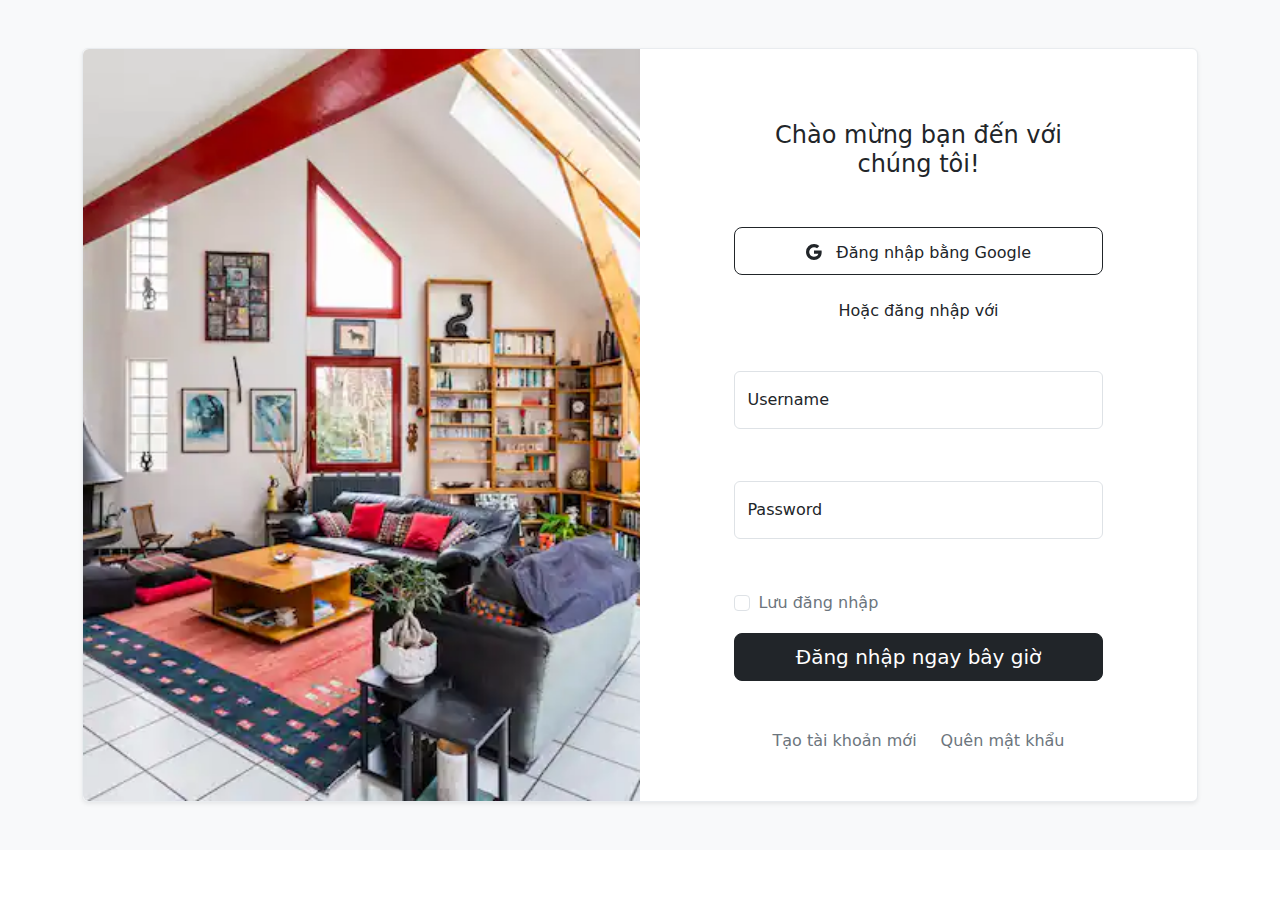
<file: online-shop-website-template/login.html>
<!DOCTYPE html>
<html lang="en">
  <head>
    <meta charset="UTF-8" />
    <meta name="viewport" content="width=device-width, initial-scale=1.0" />
    <title>Document</title>
    <link
      rel="stylesheet"
      href="https://unpkg.com/bootstrap@5.3.2/dist/css/bootstrap.min.css"
    />
    <link rel="stylesheet" href="css/login.css" />
  </head>
  <body>
    <!-- Login 8 - Bootstrap Brain Component -->
    <section class="bg-light p-3 p-md-4 p-xl-5">
      <div class="container">
        <div class="row justify-content-center">
          <div class="col-12 col-xxl-11">
            <div class="card border-light-subtle shadow-sm">
              <div class="row g-0">
                <div class="col-12 col-md-6">
                  <img
                    class="img-fluid rounded-start w-100 h-100 object-fit-cover"
                    loading="lazy"
                    src="./img/Phong5.webp"
                    alt="Welcome back you've been missed!"
                  />
                </div>
                <div
                  class="col-12 col-md-6 d-flex align-items-center justify-content-center"
                >
                  <div class="col-12 col-lg-11 col-xl-10">
                    <div class="card-body p-3 p-md-4 p-xl-5">
                      <div class="row">
                        <div class="col-12">
                          <div class="mb-5">
                            <div class="text-center mb-4"></div>
                            <h4 class="text-center">
                              Chào mừng bạn đến với chúng tôi!
                            </h4>
                          </div>
                        </div>
                      </div>
                      <div class="row">
                        <div class="col-12">
                          <div class="d-flex gap-3 flex-column">
                            <a href="#!" class="btn btn-lg btn-outline-dark">
                              <svg
                                xmlns="http://www.w3.org/2000/svg"
                                width="16"
                                height="16"
                                fill="currentColor"
                                class="bi bi-google"
                                viewBox="0 0 16 16"
                              >
                                <path
                                  d="M15.545 6.558a9.42 9.42 0 0 1 .139 1.626c0 2.434-.87 4.492-2.384 5.885h.002C11.978 15.292 10.158 16 8 16A8 8 0 1 1 8 0a7.689 7.689 0 0 1 5.352 2.082l-2.284 2.284A4.347 4.347 0 0 0 8 3.166c-2.087 0-3.86 1.408-4.492 3.304a4.792 4.792 0 0 0 0 3.063h.003c.635 1.893 2.405 3.301 4.492 3.301 1.078 0 2.004-.276 2.722-.764h-.003a3.702 3.702 0 0 0 1.599-2.431H8v-3.08h7.545z"
                                />
                              </svg>
                              <span class="ms-2 fs-6"
                                >Đăng nhập bằng Google</span
                              >
                            </a>
                          </div>
                          <p class="text-center mt-4 mb-5">
                            Hoặc đăng nhập với
                          </p>
                        </div>
                      </div>
                      <form id="form" action="#!">
                        <div class="row gy-3 overflow-hidden">
                          <div class="col-12">
                            <div class="form-floating mb-3">
                              <input
                                type="username"
                                class="form-control"
                                name="username"
                                id="username"
                                placeholder="username"
                              />
                              <label for="username" class="form-label"
                                >Username</label
                              >
                              <small></small>
                            </div>
                          </div>
                          <div class="col-12">
                            <div class="form-floating mb-3">
                              <input
                                type="password"
                                class="form-control"
                                name="password"
                                id="password"
                                value=""
                                placeholder="Mật khẩu"
                              />
                              <label for="mật khẩu" class="form-label"
                                >Password</label
                              >
                              <small></small>
                            </div>
                          </div>
                          <div class="col-12">
                            <div class="form-check">
                              <input
                                class="form-check-input"
                                type="checkbox"
                                value=""
                                name="remember_me"
                                id="remember_me"
                              />
                              <label
                                class="form-check-label text-secondary"
                                for="remember_me"
                              >
                                Lưu đăng nhập
                              </label>
                            </div>
                          </div>
                          <div class="col-12">
                            <div class="d-grid">
                              <button class="btn btn-dark btn-lg" type="submit">
                                Đăng nhập ngay bây giờ
                              </button>
                            </div>
                          </div>
                        </div>
                      </form>
                      <div class="row">
                        <div class="col-12">
                          <div
                            class="d-flex gap-2 gap-md-4 flex-column flex-md-row justify-content-md-center mt-5"
                          >
                            <a
                              href="register.html"
                              class="link-secondary text-decoration-none"
                              >Tạo tài khoản mới</a
                            >
                            <a
                              href="#!"
                              class="link-secondary text-decoration-none"
                              >Quên mật khẩu</a
                            >
                          </div>
                        </div>
                      </div>
                    </div>
                  </div>
                </div>
              </div>
            </div>
          </div>
        </div>
      </div>
    </section>
    <script src="js/login.js"></script>
  </body>
</html>
</file>
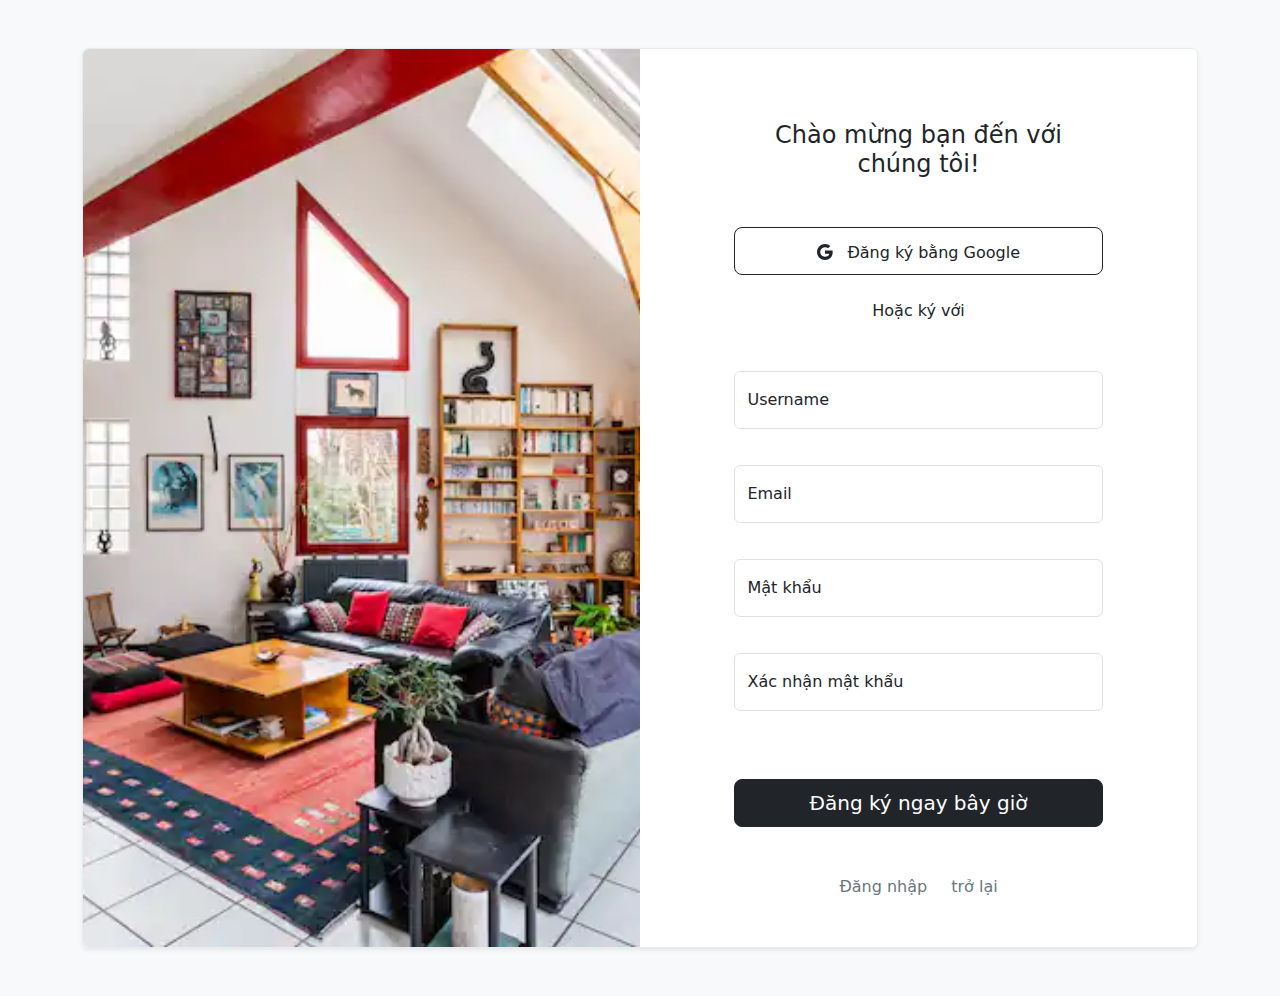
<file: online-shop-website-template/register.html>
<!DOCTYPE html>
<html lang="en">
  <head>
    <meta charset="UTF-8" />
    <meta name="viewport" content="width=device-width, initial-scale=1.0" />
    <title>Document</title>
    <link
      rel="stylesheet"
      href="https://unpkg.com/bootstrap@5.3.2/dist/css/bootstrap.min.css"
    />
    <link rel="stylesheet" href="./css/register.css" />
  </head>
  <body>
    <!-- Login 8 - Bootstrap Brain Component -->
    <section class="bg-light p-3 p-md-4 p-xl-5">
      <div class="container">
        <div class="row justify-content-center">
          <div class="col-12 col-xxl-11">
            <div class="card border-light-subtle shadow-sm">
              <div class="row g-0">
                <div class="col-12 col-md-6">
                  <img
                    class="img-fluid rounded-start w-100 h-100 object-fit-cover"
                    loading="lazy"
                    src="./img/Phong5.webp"
                    alt="Welcome back you've been missed!"
                  />
                </div>
                <div
                  class="col-12 col-md-6 d-flex align-items-center justify-content-center"
                >
                  <div class="col-12 col-lg-11 col-xl-10">
                    <div class="card-body p-3 p-md-4 p-xl-5">
                      <div class="row">
                        <div class="col-12">
                          <div class="mb-5">
                            <div class="text-center mb-4"></div>
                            <h4 class="text-center">
                              Chào mừng bạn đến với chúng tôi!
                            </h4>
                          </div>
                        </div>
                      </div>
                      <div class="row">
                        <div class="col-12">
                          <div class="d-flex gap-3 flex-column">
                            <a href="#!" class="btn btn-lg btn-outline-dark">
                              <svg
                                xmlns="http://www.w3.org/2000/svg"
                                width="16"
                                height="16"
                                fill="currentColor"
                                class="bi bi-google"
                                viewBox="0 0 16 16"
                              >
                                <path
                                  d="M15.545 6.558a9.42 9.42 0 0 1 .139 1.626c0 2.434-.87 4.492-2.384 5.885h.002C11.978 15.292 10.158 16 8 16A8 8 0 1 1 8 0a7.689 7.689 0 0 1 5.352 2.082l-2.284 2.284A4.347 4.347 0 0 0 8 3.166c-2.087 0-3.86 1.408-4.492 3.304a4.792 4.792 0 0 0 0 3.063h.003c.635 1.893 2.405 3.301 4.492 3.301 1.078 0 2.004-.276 2.722-.764h-.003a3.702 3.702 0 0 0 1.599-2.431H8v-3.08h7.545z"
                                />
                              </svg>
                              <span class="ms-2 fs-6">Đăng ký bằng Google</span>
                            </a>
                          </div>
                          <p class="text-center mt-4 mb-5">Hoặc ký với</p>
                        </div>
                      </div>
                      <form id="form" action="#!">
                        <div class="row gy-3 overflow-hidden">
                          <div class="col-12">
                            <div class="form-floating mb-3">
                              <input
                                type="username"
                                class="form-control"
                                name="username"
                                id="username"
                                value=""
                                placeholder="username"
                              />
                              <label for="username" class="form-label"
                                >Username</label
                              >
                              <small></small>
                            </div>
                            <div class="form-floating mb-3">
                              <input
                                type="email"
                                class="form-control"
                                name="email"
                                id="email"
                                placeholder="name@example.com"
                              />
                              <label for="email" class="form-label">Email</label
                              ><small></small>
                            </div>
                            <div class="form-floating mb-3">
                              <input
                                type="password"
                                class="form-control"
                                name="password"
                                id="password"
                                value=""
                                placeholder="Mật khẩu"
                              />
                              <label for="mật khẩu" class="form-label"
                                >Mật khẩu</label
                              ><small></small>
                            </div>
                            <div class="form-floating mb-3">
                              <input
                                type="password"
                                class="form-control"
                                name="password"
                                id="password2"
                                value=""
                                placeholder="Mật khẩu"
                              />
                              <label for="mật khẩu" class="form-label">
                                Xác nhận mật khẩu</label
                              ><small></small>
                            </div>
                          </div>
                          <div class="col-12"></div>
                          <div class="col-12">
                            <div class="d-grid">
                              <button class="btn btn-dark btn-lg" type="submit">
                                Đăng ký ngay bây giờ
                              </button>
                            </div>
                          </div>
                        </div>
                      </form>
                      <div class="row">
                        <div class="col-12">
                          <div
                            class="d-flex gap-2 gap-md-4 flex-column flex-md-row justify-content-md-center mt-5"
                          >
                            <a
                              href="login.html"
                              class="link-secondary text-decoration-none"
                              >Đăng nhập</a
                            >
                            <a
                              href="login.html"
                              class="link-secondary text-decoration-none"
                              >trở lại</a
                            >
                          </div>
                        </div>
                      </div>
                    </div>
                  </div>
                </div>
              </div>
            </div>
          </div>
        </div>
      </div>
    </section>
    <script src="js/register.js"></script>
  </body>
</html>
</file>
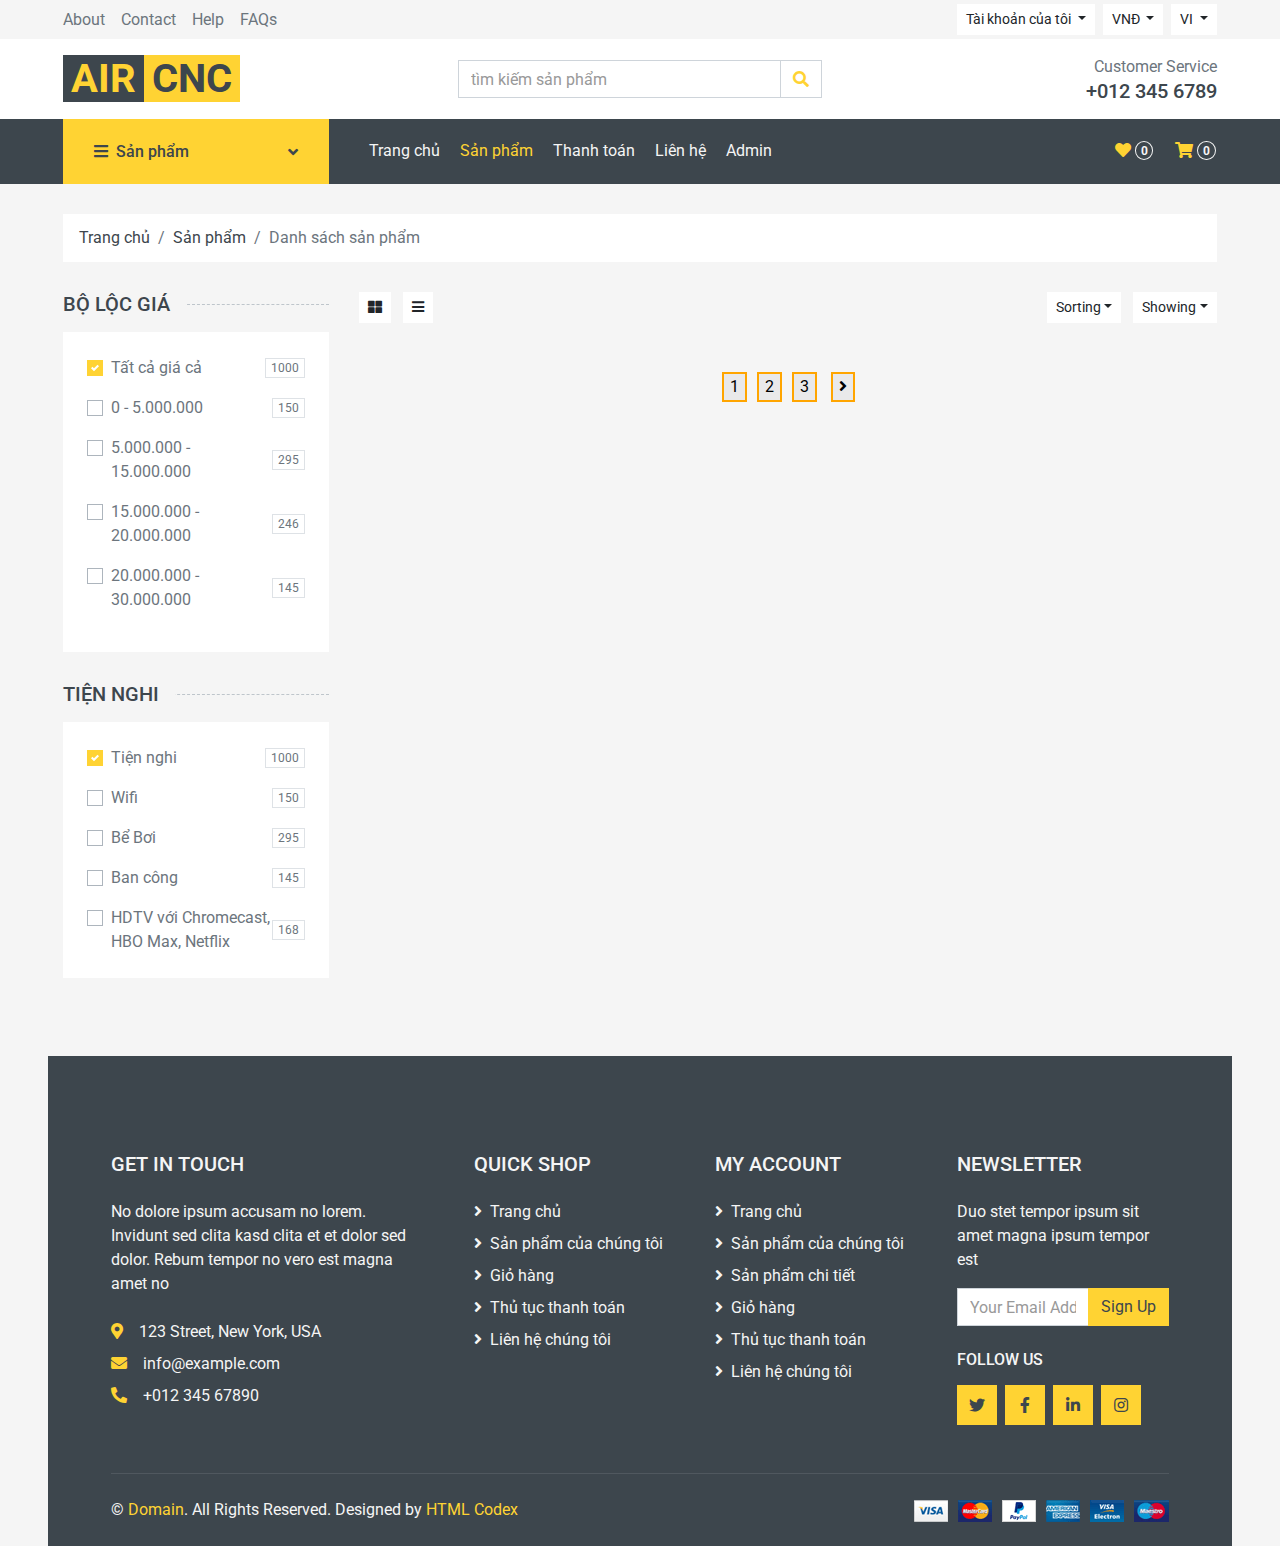
<file: online-shop-website-template/shop.html>
<!DOCTYPE html>
<html lang="en">
  <head>
    <meta charset="utf-8" />
    <title>AirCNC - Online Shop Website Template</title>
    <meta content="width=device-width, initial-scale=1.0" name="viewport" />
    <meta content="Free HTML Templates" name="keywords" />
    <meta content="Free HTML Templates" name="description" />

    <!-- Favicon -->

    <!-- Google Web Fonts -->
    <link rel="preconnect" href="https://fonts.gstatic.com" />
    <link
      href="https://fonts.googleapis.com/css2?family=Roboto:wght@400;500;700&display=swap"
      rel="stylesheet"
    />

    <!-- Font Awesome -->
    <link
      href="https://cdnjs.cloudflare.com/ajax/libs/font-awesome/5.10.0/css/all.min.css"
      rel="stylesheet"
    />

    <!-- Libraries Stylesheet -->
    <link href="lib/animate/animate.min.css" rel="stylesheet" />
    <link href="lib/owlcarousel/assets/owl.carousel.min.css" rel="stylesheet" />

    <!-- Customized Bootstrap Stylesheet -->
    <link href="css/style.css" rel="stylesheet" />
  </head>

  <body>
    <!-- Topbar Start -->
    <div class="container-fluid">
      <div class="row bg-secondary py-1 px-xl-5">
        <div class="col-lg-6 d-none d-lg-block">
          <div class="d-inline-flex align-items-center h-100">
            <a class="text-body mr-3" href="">About</a>
            <a class="text-body mr-3" href="">Contact</a>
            <a class="text-body mr-3" href="">Help</a>
            <a class="text-body mr-3" href="">FAQs</a>
          </div>
        </div>
        <div class="col-lg-6 text-center text-lg-right">
          <div class="d-inline-flex align-items-center">
            <div class="btn-group">
              <button
                type="button"
                class="btn btn-sm btn-light dropdown-toggle"
                data-toggle="dropdown"
              >
Tài khoản của tôi              </button>
              <div class="dropdown-menu dropdown-menu-right">
                <button class="dropdown-item" type="button">
                  <a href="./login.html">Đăng nhập</a>
                </button>
                <button class="dropdown-item" type="button">
                                    <a href="./register.html">Đăng ký</a>

                </button>
              </div>
            </div>
            <div class="btn-group mx-2">
              <button
                type="button"
                class="btn btn-sm btn-light dropdown-toggle"
                data-toggle="dropdown"
              >
                VNĐ
              </button>
              <div class="dropdown-menu dropdown-menu-right">
                <button class="dropdown-item" type="button">USD</button>
                <button class="dropdown-item" type="button">GBP</button>
                <button class="dropdown-item" type="button">CAD</button>
              </div>
            </div>
            <div class="btn-group">
              <button
                type="button"
                class="btn btn-sm btn-light dropdown-toggle"
                data-toggle="dropdown"
              >
                VI
              </button>
              <div class="dropdown-menu dropdown-menu-right">
                <button class="dropdown-item" type="button">US</button>
                <button class="dropdown-item" type="button">AR</button>
                <button class="dropdown-item" type="button">RU</button>
              </div>
            </div>
          </div>
          <div class="d-inline-flex align-items-center d-block d-lg-none">
            <a href="" class="btn px-0 ml-2">
              <i class="fas fa-heart text-dark"></i>
              <span
                class="badge text-dark border border-dark rounded-circle"
                style="padding-bottom: 2px"
                >0</span
              >
            </a>
            <a href="" class="btn px-0 ml-2">
              <i class="fas fa-shopping-cart text-dark"></i>
              <span
                class="badge text-dark border border-dark rounded-circle"
                style="padding-bottom: 2px"
                >0</span
              >
            </a>
          </div>
        </div>
      </div>
      <div
        class="row align-items-center bg-light py-3 px-xl-5 d-none d-lg-flex"
      >
        <div class="col-lg-4">
          <a href="" class="text-decoration-none">
            <span class="h1 text-uppercase text-primary bg-dark px-2"
              >Air</span
            >
            <span class="h1 text-uppercase text-dark bg-primary px-2 ml-n1"
              >CNC</span
            >
          </a>
        </div>
        <div class="col-lg-4 col-6 text-left">
          <form action="">
            <div class="input-group">
              <input
                type="text"
                class="form-control"
                placeholder="tìm kiếm sản phẩm"
                id="searchInput"
              />
              <div class="input-group-append">
                <span class="input-group-text bg-transparent text-primary">
                  <i class="fa fa-search"></i>
                </span>
              </div>
            </div>
          </form>
        </div>
        <div class="col-lg-4 col-6 text-right">
          <p class="m-0">Customer Service</p>
          <h5 class="m-0">+012 345 6789</h5>
        </div>
      </div>
    </div>
    <!-- Topbar End -->

   <!-- Navbar Start -->
    <div class="container-fluid bg-dark mb-30">
      <div class="row px-xl-5">
        <div class="col-lg-3 d-none d-lg-block">
          <a
            class="btn d-flex align-items-center justify-content-between bg-primary w-100"
            data-toggle="collapse"
            href="#navbar-vertical"
            style="height: 65px; padding: 0 30px"
          >
            <h6 class="text-dark m-0">
              <i class="fa fa-bars mr-2"></i>Sản phẩm
            </h6>
            <i class="fa fa-angle-down text-dark"></i>
          </a>
          <nav
            class="collapse position-absolute navbar navbar-vertical navbar-light align-items-start p-0 bg-light"
            id="navbar-vertical"
            style="width: calc(100% - 30px); z-index: 999"
          >
            <div class="navbar-nav w-100">
              <div class="nav-item dropdown dropright">
                <a
                  href="#"
                  class="nav-link dropdown-toggle"
                  data-toggle="dropdown"
                  >Biệt Thự <i class="fa fa-angle-right float-right mt-1"></i
                ></a>
                <div
                  class="dropdown-menu position-absolute rounded-0 border-0 m-0"
                >
                  <a href="" class="dropdown-item">Biệt thự có hồ bơi</a>
                  <a href="" class="dropdown-item">Biệt thự gần biển</a>
                  <a href="" class="dropdown-item">Biệt thự trên núi</a>
                </div>
              </div>
              <a href="" class="nav-item nav-link">Phòng</a>
              <a href="" class="nav-item nav-link">Hang động</a>
            </div>
          </nav>
        </div>
        <div class="col-lg-9">
          <nav
            class="navbar navbar-expand-lg bg-dark navbar-dark py-3 py-lg-0 px-0"
          >
            <a href="" class="text-decoration-none d-block d-lg-none">
              <span class="h1 text-uppercase text-dark bg-light px-2"
                >AIR</span
              >
              <span class="h1 text-uppercase text-light bg-primary px-2 ml-n1"
                >CNC</span
              >
            </a>
            <button
              type="button"
              class="navbar-toggler"
              data-toggle="collapse"
              data-target="#navbarCollapse"
            >
              <span class="navbar-toggler-icon"></span>
            </button>
            <div
              class="collapse navbar-collapse justify-content-between"
              id="navbarCollapse"
            >
              <div class="navbar-nav mr-auto py-0">
                <a href="index.html" class="nav-item nav-link">Trang chủ</a>
                <a href="shop.html" class="nav-item nav-link active">Sản phẩm</a>
                                    <a href="checkout.html" class="nav-item nav-link">Thanh toán</a>

                <a href="contact.html" class="nav-item nav-link">Liên hệ</a>
                <a href="./Admin-Dashboard-Modern-master/index.html" class="nav-item nav-link">Admin</a>
              </div>
              <div class="navbar-nav ml-auto py-0 d-none d-lg-block">
                <a href="" class="btn px-0">
                  <i class="fas fa-heart text-primary"></i>
                  <span
                    class="badge text-secondary border border-secondary rounded-circle"
                    style="padding-bottom: 2px"
                    >0</span
                  >
                </a>
                <a href="cart.html" class="btn px-0 ml-3">
                  <i class="fas fa-shopping-cart text-primary"></i>
                  <span
                    class="badge text-secondary border border-secondary rounded-circle"
                    style="padding-bottom: 2px" id="numcart"
                    >0</span
                  >
                </a>
              </div>
            </div>
          </nav>
        </div>
      </div>
    </div>
    <!-- Navbar End -->

    <!-- Breadcrumb Start -->
    <div class="container-fluid">
        <div class="row px-xl-5">
            <div class="col-12">
                <nav class="breadcrumb bg-light mb-30">
                    <a class="breadcrumb-item text-dark" href="#">Trang chủ</a>
                    <a class="breadcrumb-item text-dark" href="#">Sản phẩm</a>
                    <span class="breadcrumb-item active">Danh sách sản phẩm</span>
                </nav>
            </div>
        </div>
    </div>
    <!-- Breadcrumb End -->


    <!-- Shop Start -->
    <div class="container-fluid">
        <div class="row px-xl-5">
            <!-- Shop Sidebar Start -->
            <div class="col-lg-3 col-md-4">
                <!-- Price Start -->
                <h5 class="section-title position-relative text-uppercase mb-3"><span class="bg-secondary pr-3">Bộ lộc giá</span></h5>
                <div class="bg-light p-4 mb-30">
                    <form>
                        <div class="custom-control custom-checkbox d-flex align-items-center justify-content-between mb-3">
                            <input type="checkbox" class="custom-control-input" checked id="price-all">
                            <label class="custom-control-label" for="price-all">Tất cả giá cả</label>
                            <span class="badge border font-weight-normal">1000</span>
                        </div>
                        <div class="custom-control custom-checkbox d-flex align-items-center justify-content-between mb-3">
                            <input type="checkbox" class="custom-control-input" id="price-1">
                            <label class="custom-control-label" for="price-1">0 - 5.000.000</label>
                            <span class="badge border font-weight-normal">150</span>
                        </div>
                        <div class="custom-control custom-checkbox d-flex align-items-center justify-content-between mb-3">
                            <input type="checkbox" class="custom-control-input" id="price-2">
                            <label class="custom-control-label" for="price-2">5.000.000 - 15.000.000</label>
                            <span class="badge border font-weight-normal">295</span>
                        </div>
                        <div class="custom-control custom-checkbox d-flex align-items-center justify-content-between mb-3">
                            <input type="checkbox" class="custom-control-input" id="price-3">
                            <label class="custom-control-label" for="price-3">15.000.000 - 20.000.000</label>
                            <span class="badge border font-weight-normal">246</span>
                        </div>
                        <div class="custom-control custom-checkbox d-flex align-items-center justify-content-between mb-3">
                            <input type="checkbox" class="custom-control-input" id="price-4">
                            <label class="custom-control-label" for="price-4">20.000.000  - 30.000.000</label>
                            <span class="badge border font-weight-normal">145</span>
                        </div>

                   </form>
                </div>
                <!-- Price End -->
                
                <!-- Color Start -->
                <h5 class="section-title position-relative text-uppercase mb-3"><span class="bg-secondary pr-3">Tiện nghi</span></h5>
                <div class="bg-light p-4 mb-30">
                    <form>
                        <div class="custom-control custom-checkbox d-flex align-items-center justify-content-between mb-3">
                            <input type="checkbox" class="custom-control-input" checked id="color-all">
                            <label class="custom-control-label" for="price-all">Tiện nghi</label>
                            <span class="badge border font-weight-normal">1000</span>
                        </div>
                        <div class="custom-control custom-checkbox d-flex align-items-center justify-content-between mb-3">
                            <input type="checkbox" class="custom-control-input" id="color-1">
                            <label class="custom-control-label" for="color-1">Wifi</label>
                            <span class="badge border font-weight-normal">150</span>
                        </div>
                        <div class="custom-control custom-checkbox d-flex align-items-center justify-content-between mb-3">
                            <input type="checkbox" class="custom-control-input" id="color-2">
                            <label class="custom-control-label" for="color-2">Bể Bơi</label>
                            <span class="badge border font-weight-normal">295</span>
                        </div>
                       
                        <div class="custom-control custom-checkbox d-flex align-items-center justify-content-between mb-3">
                            <input type="checkbox" class="custom-control-input" id="color-4">
                            <label class="custom-control-label" for="color-4">Ban công</label>
                            <span class="badge border font-weight-normal">145</span>
                        </div>
                        <div class="custom-control custom-checkbox d-flex align-items-center justify-content-between">
                            <input type="checkbox" class="custom-control-input" id="color-5">
                            <label class="custom-control-label" for="color-5">HDTV với Chromecast, HBO Max, Netflix</label>
                            <span class="badge border font-weight-normal">168</span>
                        </div>
                    </form>
                </div>
                <!-- Color End -->

                <!-- Size Start -->
            </div>
            <!-- Shop Sidebar End -->


            <!-- Shop Product Start -->
            <div class="col-lg-9 col-md-8">
                <div class="row pb-3"  id="shop">
                    <div class="col-12 pb-1">
                        <div class="d-flex align-items-center justify-content-between mb-4">
                            <div>
                                <button class="btn btn-sm btn-light"><i class="fa fa-th-large"></i></button>
                                <button class="btn btn-sm btn-light ml-2"><i class="fa fa-bars"></i></button>
                            </div>
                            <div class="ml-2">
                                <div class="btn-group">
                                    <button type="button" class="btn btn-sm btn-light dropdown-toggle" data-toggle="dropdown">Sorting</button>
                                    <div class="dropdown-menu dropdown-menu-right">
                                        <a class="dropdown-item" href="#">Latest</a>
                                        <a class="dropdown-item" href="#">Popularity</a>
                                        <a class="dropdown-item" href="#">Best Rating</a>
                                    </div>
                                </div>
                                <div class="btn-group ml-2">
                                    <button type="button" class="btn btn-sm btn-light dropdown-toggle" data-toggle="dropdown">Showing</button>
                                    <div class="dropdown-menu dropdown-menu-right">
                                        <a class="dropdown-item" href="#">10</a>
                                        <a class="dropdown-item" href="#">20</a>
                                        <a class="dropdown-item" href="#">30</a>
                                    </div>
                                </div>
                            </div>
                        </div>
                    </div>
                    <!-- Shop Product End -->
                  </div>
                  <div id="paginator"></div>
                </div>
    <!-- Shop End -->


    <!-- Footer Start -->
    <div class="container-fluid bg-dark text-secondary mt-5 pt-5">
        <div class="row px-xl-5 pt-5">
            <div class="col-lg-4 col-md-12 mb-5 pr-3 pr-xl-5">
                <h5 class="text-secondary text-uppercase mb-4">Get In Touch</h5>
                <p class="mb-4">No dolore ipsum accusam no lorem. Invidunt sed clita kasd clita et et dolor sed dolor. Rebum tempor no vero est magna amet no</p>
                <p class="mb-2"><i class="fa fa-map-marker-alt text-primary mr-3"></i>123 Street, New York, USA</p>
                <p class="mb-2"><i class="fa fa-envelope text-primary mr-3"></i>info@example.com</p>
                <p class="mb-0"><i class="fa fa-phone-alt text-primary mr-3"></i>+012 345 67890</p>
            </div>
            <div class="col-lg-8 col-md-12">
                <div class="row">
                    <div class="col-md-4 mb-5">
                        <h5 class="text-secondary text-uppercase mb-4">Quick Shop</h5>
                        <div class="d-flex flex-column justify-content-start">
                            <a class="text-secondary mb-2" href="#"><i class="fa fa-angle-right mr-2"></i>Trang chủ</a>
                            <a class="text-secondary mb-2" href="#"><i class="fa fa-angle-right mr-2"></i>Sản phẩm của chúng tôi</a>
                           
                            <a class="text-secondary mb-2" href="#"><i class="fa fa-angle-right mr-2"></i>Giỏ hàng</a>
                            <a class="text-secondary mb-2" href="#"><i class="fa fa-angle-right mr-2"></i>Thủ tục thanh toán</a>
                            <a class="text-secondary" href="#"><i class="fa fa-angle-right mr-2"></i>Liên hệ chúng tôi</a>
                        </div>
                    </div>
                    <div class="col-md-4 mb-5">
                        <h5 class="text-secondary text-uppercase mb-4">My Account</h5>
                        <div class="d-flex flex-column justify-content-start">
                            <a class="text-secondary mb-2" href="#"><i class="fa fa-angle-right mr-2"></i>Trang chủ</a>
                            <a class="text-secondary mb-2" href="#"><i class="fa fa-angle-right mr-2"></i>Sản phẩm của chúng tôi</a>
                            <a class="text-secondary mb-2" href="#"><i class="fa fa-angle-right mr-2"></i>Sản phẩm chi tiết</a>
                            <a class="text-secondary mb-2" href="#"><i class="fa fa-angle-right mr-2"></i>Giỏ hàng</a>
                            <a class="text-secondary mb-2" href="#"><i class="fa fa-angle-right mr-2"></i>Thủ tục thanh toán</a>
                            <a class="text-secondary" href="#"><i class="fa fa-angle-right mr-2"></i>Liên hệ chúng tôi</a>
                        </div>
                    </div>
                    <div class="col-md-4 mb-5">
                        <h5 class="text-secondary text-uppercase mb-4">Newsletter</h5>
                        <p>Duo stet tempor ipsum sit amet magna ipsum tempor est</p>
                        <form action="">
                            <div class="input-group">
                                <input type="text" class="form-control" placeholder="Your Email Address">
                                <div class="input-group-append">
                                    <button class="btn btn-primary">Sign Up</button>
                                </div>
                            </div>
                        </form>
                        <h6 class="text-secondary text-uppercase mt-4 mb-3">Follow Us</h6>
                        <div class="d-flex">
                            <a class="btn btn-primary btn-square mr-2" href="#"><i class="fab fa-twitter"></i></a>
                            <a class="btn btn-primary btn-square mr-2" href="#"><i class="fab fa-facebook-f"></i></a>
                            <a class="btn btn-primary btn-square mr-2" href="#"><i class="fab fa-linkedin-in"></i></a>
                            <a class="btn btn-primary btn-square" href="#"><i class="fab fa-instagram"></i></a>
                        </div>
                    </div>
                </div>
            </div>
        </div>
        <div class="row border-top mx-xl-5 py-4" style="border-color: rgba(256, 256, 256, .1) !important;">
            <div class="col-md-6 px-xl-0">
                <p class="mb-md-0 text-center text-md-left text-secondary">
                    &copy; <a class="text-primary" href="#">Domain</a>. All Rights Reserved. Designed
                    by
                    <a class="text-primary" href="https://htmlcodex.com">HTML Codex</a>
                </p>
            </div>
            <div class="col-md-6 px-xl-0 text-center text-md-right">
                <img class="img-fluid" src="img/payments.png" alt="">
            </div>
        </div>
    </div>
    <!-- Footer End -->


    <!-- Back to Top -->
    <a href="#" class="btn btn-primary back-to-top"><i class="fa fa-angle-double-up"></i></a>


    <!-- JavaScript Libraries -->
    <script src="https://code.jquery.com/jquery-3.4.1.min.js"></script>
    <script src="https://stackpath.bootstrapcdn.com/bootstrap/4.4.1/js/bootstrap.bundle.min.js"></script>
    <script src="lib/easing/easing.min.js"></script>
    <script src="lib/owlcarousel/owl.carousel.min.js"></script>

    <!-- Contact Javascript File -->
    <script src="mail/jqBootstrapValidation.min.js"></script>
    <script src="mail/contact.js"></script>

    <!-- Template Javascript -->
    <script src="js/main.js"></script>
    <script src="js/shop.js"></script>
    <script src="js/cartLocal.js"></script>
    <script src="js/detail.js"></script>
</body>

</html>
</file>
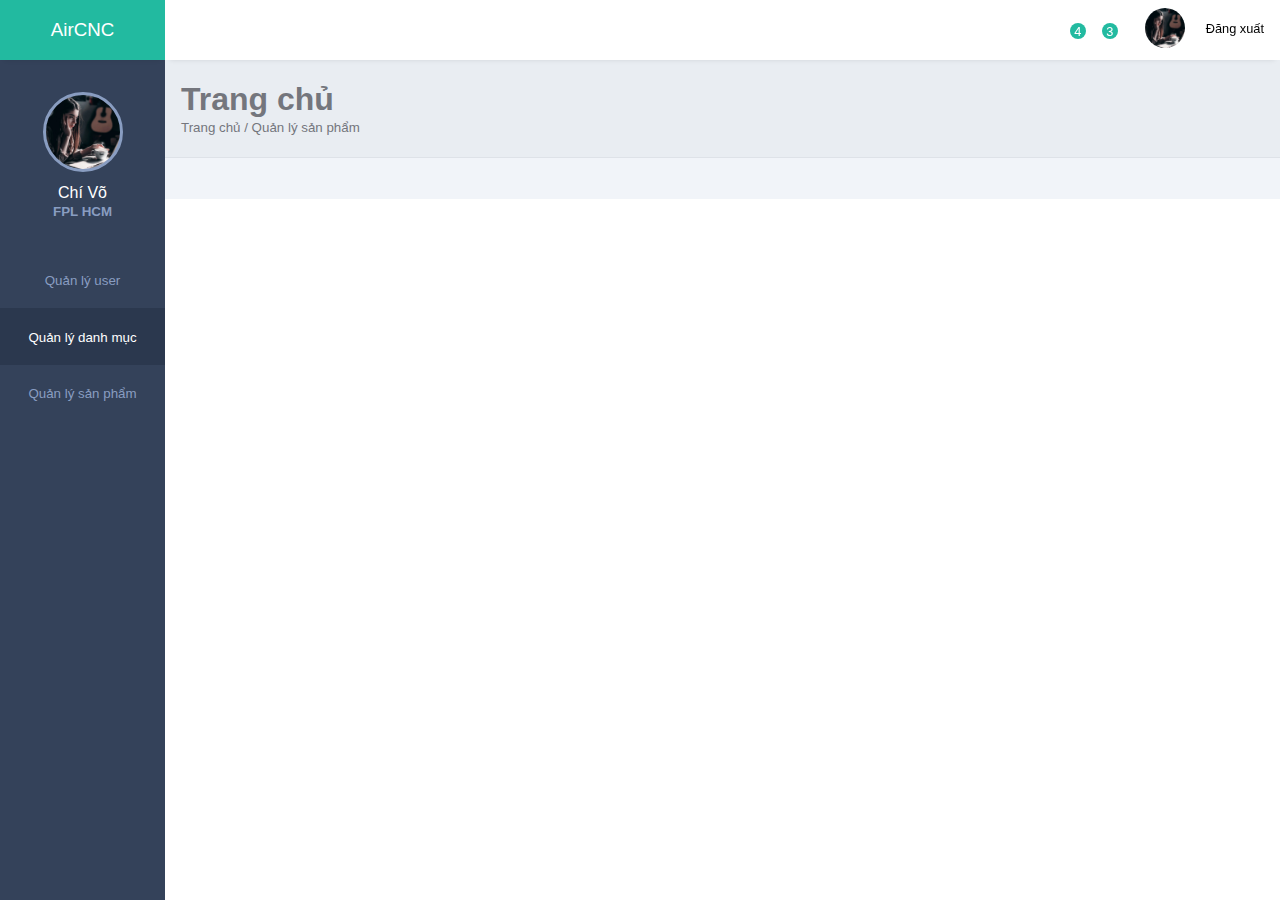
<file: online-shop-website-template/Admin-Dashboard-Modern-master/category.html>
<!DOCTYPE html>
<html lang="en">
  <head>
    <meta charset="UTF-8" />
    <meta
      name="viewport"
      content="width=device-width,initial-scale=1,maximum-scale=1"
    />
    <title>AirCNC Admin Dashboard</title>
    <link rel="stylesheet" href="style.css" />
    <link
      rel="stylesheet"
      href="https://maxst.icons8.com/vue-static/landings/line-awesome/line-awesome/1.3.0/css/line-awesome.min.css"
    />
  </head>
  <body>
    <input type="checkbox" id="menu-toggle" />
    <div class="sidebar">
      <div class="side-header">
        <h3>Air<span>CNC</span></h3>
      </div>

      <div class="side-content">
        <div class="profile">
          <div
            class="profile-img bg-img"
            style="background-image: url(img/logo_login.webp)"
          ></div>
          <h4>Chí Võ</h4>
          <small>FPL HCM</small>
        </div>

        <div class="side-menu">
          <ul>
            <li>
              <a href="index.html">
                <span class="las la-home"></span>
                <small>Quản lý user</small>
              </a>
            </li>
            <li>
              <a href="./category.html" class="active">
                <span class="las la-clipboard-list"></span>
                <small>Quản lý danh mục</small>
              </a>
            </li>
            <li>
              <a href="./crud.html">
                <span class="las la-user-alt"></span>
                <small>Quản lý sản phẩm</small>
              </a>
            </li>
          </ul>
        </div>
      </div>
    </div>

    <div class="main-content">
      <header>
        <div class="header-content">
          <label for="menu-toggle">
            <span class="las la-bars"></span>
          </label>

          <div class="header-menu">
            <label for="">
              <span class="las la-search"></span>
            </label>

            <div class="notify-icon">
              <span class="las la-envelope"></span>
              <span class="notify">4</span>
            </div>

            <div class="notify-icon">
              <span class="las la-bell"></span>
              <span class="notify">3</span>
            </div>

            <div class="user">
              <div
                class="bg-img"
                style="background-image: url(img/logo_login.webp)"
              ></div>

              <span class="las la-power-off"></span>
              <span>Đăng xuất</span>
            </div>
          </div>
        </div>
      </header>

      <main>
        <div class="page-header">
          <h1>Trang chủ</h1>
          <small>Trang chủ / Quản lý sản phẩm</small>
        </div>

        <div class="page-content" id="categories">
          <!-- <div class="records table-responsive">
            <div class="record-header">
              <div class="add">
                <span>Bộ lọc</span>
                <select name="" id="">
                  <option value="">ID</option>
                </select>
                <button id="add">Thêm sản phẩm</button>
              </div>

              <div class="browse">
                <input
                  type="search"
                  placeholder="Tìm kiếm"
                  class="record-search"
                />
                <select name="" id="">
                  <option value="">Trạng thái</option>
                </select>
              </div>
            </div>

            <div>
              <table width="100%">
                <thead>
                  <tr>
                    <th># ID</th>
                    <th><span class="las la-sort"></span> Hình ảnh</th>
                    <th><span class="las la-sort"></span> Mô tả</th>
                    <th><span class="las la-sort"></span> Giá</th>
                    <th><span class="las la-sort"></span> Tiện nghi</th>
                    <th><span class="las la-sort"></span> Trạng thái</th>
                  </tr>
                </thead>
                <tbody id="products"></tbody>
              </table>
            </div>
          </div> -->
        </div>
      </main>
    </div>
    <script defer src="js/categorie.js"></script>
  </body>
</html>
</file>
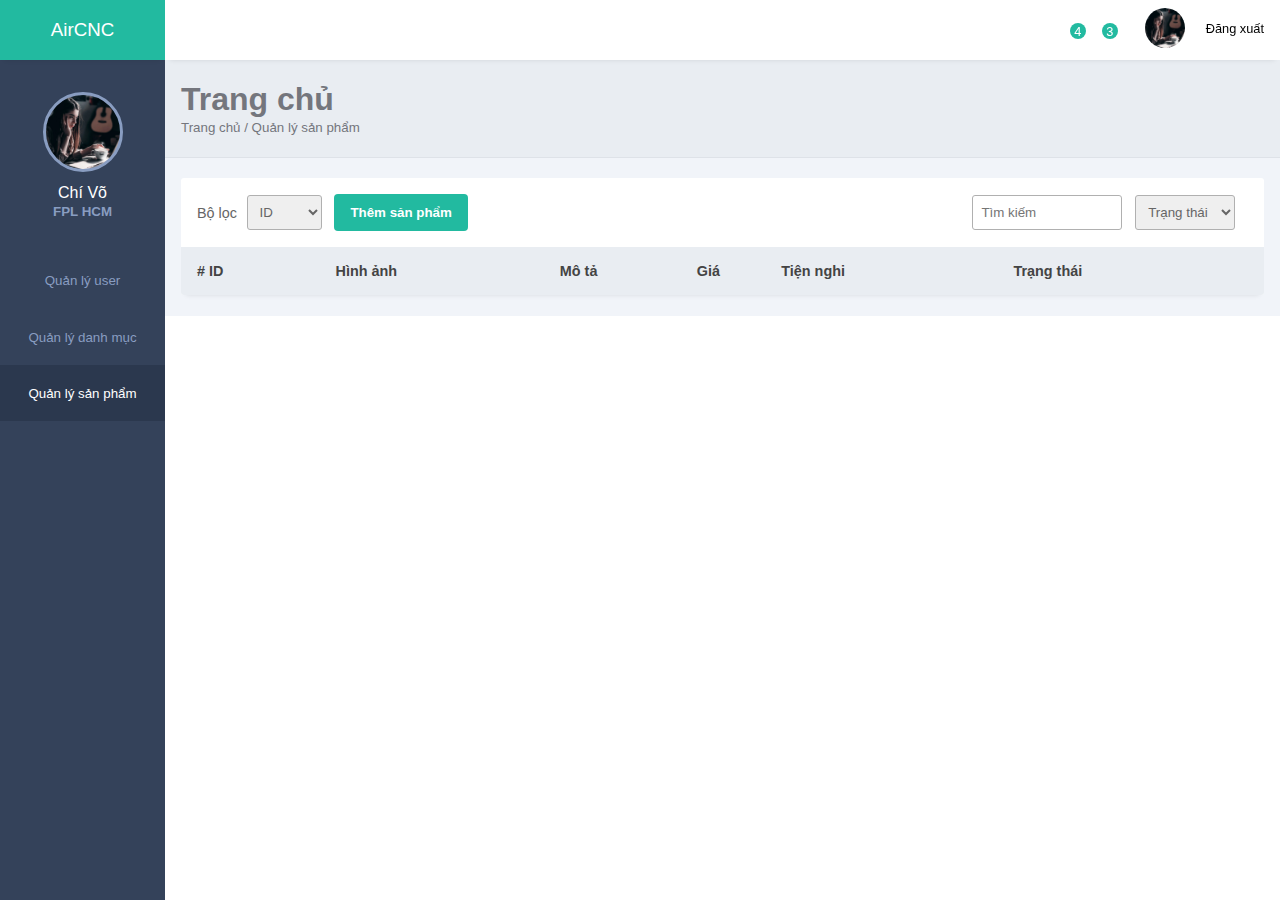
<file: online-shop-website-template/Admin-Dashboard-Modern-master/crud.html>
<!DOCTYPE html>
<html lang="en">
  <head>
    <meta charset="UTF-8" />
    <meta
      name="viewport"
      content="width=device-width,initial-scale=1,maximum-scale=1"
    />
    <title>AirCNC Admin Dashboard</title>
    <link rel="stylesheet" href="style.css" />
    <link
      rel="stylesheet"
      href="https://maxst.icons8.com/vue-static/landings/line-awesome/line-awesome/1.3.0/css/line-awesome.min.css"
    />
  </head>
  <body>
    <input type="checkbox" id="menu-toggle" />
    <div class="sidebar">
      <div class="side-header">
        <h3>Air<span>CNC</span></h3>
      </div>

      <div class="side-content">
        <div class="profile">
          <div
            class="profile-img bg-img"
            style="background-image: url(img/logo_login.webp)"
          ></div>
          <h4>Chí Võ</h4>
          <small>FPL HCM</small>
        </div>

        <div class="side-menu">
          <ul>
            <li>
              <a href="index.html">
                <span class="las la-home"></span>
                <small>Quản lý user</small>
              </a>
            </li>
            <li>
              <a href="./category.html">
                <span class="las la-clipboard-list"></span>
                <small>Quản lý danh mục</small>
              </a>
            </li>
            <li>
              <a href="./crud.html " class="active">
                <span class="las la-user-alt"></span>
                <small>Quản lý sản phẩm</small>
              </a>
            </li>
          </ul>
        </div>
      </div>
    </div>

    <div class="main-content">
      <header>
        <div class="header-content">
          <label for="menu-toggle">
            <span class="las la-bars"></span>
          </label>

          <div class="header-menu">
            <label for="">
              <span class="las la-search"></span>
            </label>

            <div class="notify-icon">
              <span class="las la-envelope"></span>
              <span class="notify">4</span>
            </div>

            <div class="notify-icon">
              <span class="las la-bell"></span>
              <span class="notify">3</span>
            </div>

            <div class="user">
              <div
                class="bg-img"
                style="background-image: url(img/logo_login.webp)"
              ></div>

              <span class="las la-power-off"></span>
              <span>Đăng xuất</span>
            </div>
          </div>
        </div>
      </header>

      <main>
        <div class="page-header">
          <h1>Trang chủ</h1>
          <small>Trang chủ / Quản lý sản phẩm</small>
        </div>

        <div class="page-content">
          <!-- <div class="analytics">
            <div class="card">
              <div class="card-head">
                <h2>107,200</h2>
                <span class="las la-user-friends"></span>
              </div>
              <div class="card-progress">
                <small>User activity this month</small>
                <div class="card-indicator">
                  <div class="indicator one" style="width: 60%"></div>
                </div>
              </div>
            </div>

            <div class="card">
              <div class="card-head">
                <h2>340,230</h2>
                <span class="las la-eye"></span>
              </div>
              <div class="card-progress">
                <small>Page views</small>
                <div class="card-indicator">
                  <div class="indicator two" style="width: 80%"></div>
                </div>
              </div>
            </div>

            <div class="card">
              <div class="card-head">
                <h2>$653,200</h2>
                <span class="las la-shopping-cart"></span>
              </div>
              <div class="card-progress">
                <small>Monthly revenue growth</small>
                <div class="card-indicator">
                  <div class="indicator three" style="width: 65%"></div>
                </div>
              </div>
            </div>

            <div class="card">
              <div class="card-head">
                <h2>47,500</h2>
                <span class="las la-envelope"></span>
              </div>
              <div class="card-progress">
                <small>New E-mails received</small>
                <div class="card-indicator">
                  <div class="indicator four" style="width: 90%"></div>
                </div>
              </div>
            </div>
          </div> -->

          <div class="records table-responsive">
            <div class="record-header">
              <div class="add">
                <span>Bộ lọc</span>
                <select name="" id="">
                  <option value="">ID</option>
                </select>
                <button id="add">Thêm sản phẩm</button>
              </div>

              <div class="browse">
                <input
                  type="search"
                  placeholder="Tìm kiếm"
                  class="record-search"
                />
                <select name="" id="">
                  <option value="">Trạng thái</option>
                </select>
              </div>
            </div>

            <div>
              <table width="100%">
                <thead>
                  <tr>
                    <th># ID</th>
                    <th><span class="las la-sort"></span> Hình ảnh</th>
                    <th><span class="las la-sort"></span> Mô tả</th>
                    <th><span class="las la-sort"></span> Giá</th>
                    <th><span class="las la-sort"></span> Tiện nghi</th>
                    <th><span class="las la-sort"></span> Trạng thái</th>
                  </tr>
                </thead>
                <tbody id="products"></tbody>
              </table>
            </div>
          </div>
        </div>
      </main>
    </div>
    <!-- <scripft src="js/script.js"></scripft> -->
    <script src="js/crud.js"></script>
    <script src="js/edit.js"></script>
  </body>
</html>
</file>
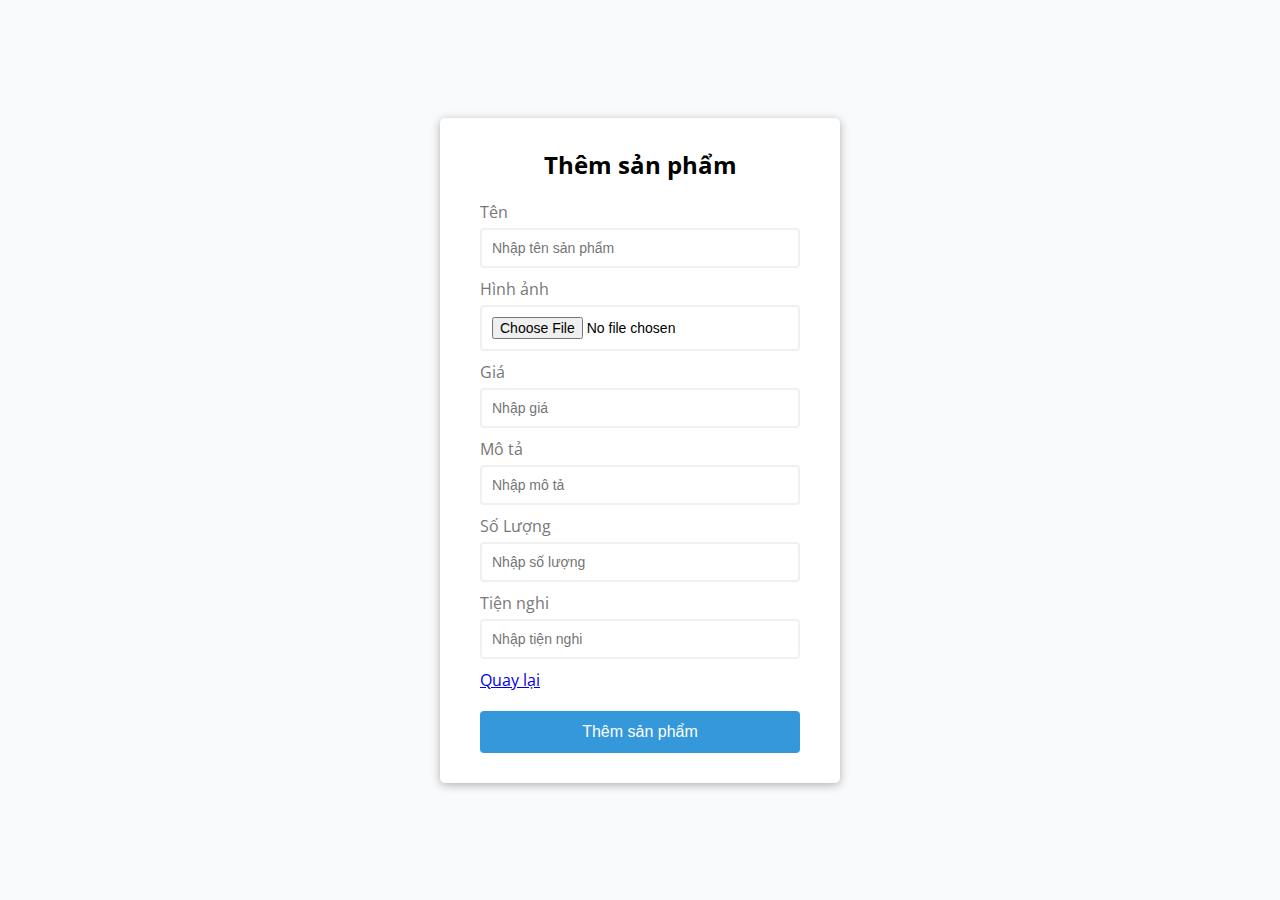
<file: online-shop-website-template/Admin-Dashboard-Modern-master/formAdd.html>
<!DOCTYPE html>
<html lang="en">
  <head>
    <meta charset="UTF-8" />
    <meta name="viewport" content="width=device-width, initial-scale=1.0" />
    <meta http-equiv="X-UA-Compatible" content="ie=edge" />
    <link rel="stylesheet" href="formCrud.css" />
    <title>Form Validator</title>
  </head>
  <body>
    <div class="container" id="container"></div>
    <script src="js/add.js"></script>
  </body>
</html>
</file>
<file: online-shop-website-template/Admin-Dashboard-Modern-master/style.css>
@import url('https://fonts.googleapis.com/css2?family=Merriweather+Sans:wght@300;400;500;600&display=swap');

:root {
  --main-color: #22baa0;
  --color-dark: #34425a;
  --text-grey: #b0b0b0;
  --delete: #b30000;
  --edit: rgb(255, 123, 0);
}

* {
  margin: 0;
  padding: 0;
  text-decoration: none;
  list-style-type: none;
  box-sizing: border-box;
  font-family: 'Merriweather', sans-serif;
}
button {
  cursor: pointer;
}

#menu-toggle {
  display: none;
}

.sidebar {
  position: fixed;
  height: 100%;
  width: 165px;
  left: 0;
  bottom: 0;
  top: 0;
  z-index: 100;
  background: var(--color-dark);
  transition: left 300ms;
}

.side-header {
  box-shadow: 0px 5px 5px -5px rgb(0 0 0 /10%);
  background: var(--main-color);
  height: 60px;
  display: flex;
  justify-content: center;
  align-items: center;
}

.side-header h3,
side-head span {
  color: #fff;
  font-weight: 400;
}

.side-content {
  height: calc(100vh - 60px);
  overflow: auto;
}

/* width */
.side-content::-webkit-scrollbar {
  width: 5px;
}

/* Track */
.side-content::-webkit-scrollbar-track {
  box-shadow: inset 0 0 5px grey;
  border-radius: 10px;
}

/* Handle */
.side-content::-webkit-scrollbar-thumb {
  background: #b0b0b0;
  border-radius: 10px;
}

/* Handle on hover */
.side-content::-webkit-scrollbar-thumb:hover {
  background: #b30000;
}

.profile {
  text-align: center;
  padding: 2rem 0rem;
}

.bg-img {
  background-repeat: no-repeat;
  background-size: cover;
  border-radius: 50%;
  background-size: cover;
}

.profile-img {
  height: 80px;
  width: 80px;
  display: inline-block;
  margin: 0 auto 0.5rem auto;
  border: 3px solid #899dc1;
}

.profile h4 {
  color: #fff;
  font-weight: 500;
}

.profile small {
  color: #899dc1;
  font-weight: 600;
}

.sidebar {
  /*overflow-y: auto;*/
}

.side-menu ul {
  text-align: center;
}

.side-menu a {
  display: block;
  padding: 1.2rem 0rem;
}

.side-menu a.active {
  background: #2b384e;
}

.side-menu a.active span,
.side-menu a.active small {
  color: #fff;
}

.side-menu a span {
  display: block;
  text-align: center;
  font-size: 1.7rem;
}

.side-menu a span,
.side-menu a small {
  color: #899dc1;
}

#menu-toggle:checked ~ .sidebar {
  width: 60px;
}

#menu-toggle:checked ~ .sidebar .side-header span {
  display: none;
}

#menu-toggle:checked ~ .main-content {
  margin-left: 60px;
  width: calc(100% - 60px);
}

#menu-toggle:checked ~ .main-content header {
  left: 60px;
}

#menu-toggle:checked ~ .sidebar .profile,
#menu-toggle:checked ~ .sidebar .side-menu a small {
  display: none;
}

#menu-toggle:checked ~ .sidebar .side-menu a span {
  font-size: 1.3rem;
}

.main-content {
  margin-left: 165px;
  width: calc(100% - 165px);
  transition: margin-left 300ms;
}

header {
  position: fixed;
  right: 0;
  top: 0;
  left: 165px;
  z-index: 100;
  height: 60px;
  box-shadow: 0px 5px 5px -5px rgb(0 0 0 /10%);
  background: #fff;
  transition: left 300ms;
}

.header-content,
.header-menu {
  display: flex;
  align-items: center;
}

.header-content {
  justify-content: space-between;
  padding: 0rem 1rem;
}

.header-content label:first-child span {
  font-size: 1.3rem;
}

.header-content label {
  cursor: pointer;
}

.header-menu {
  justify-content: flex-end;
  padding-top: 0.5rem;
}

.header-menu label,
.header-menu .notify-icon {
  margin-right: 2rem;
  position: relative;
}

.header-menu label span,
.notify-icon span:first-child {
  font-size: 1.3rem;
}

.notify-icon span:last-child {
  position: absolute;
  background: var(--main-color);
  height: 16px;
  width: 16px;
  display: flex;
  justify-content: center;
  align-items: center;
  border-radius: 50%;
  right: -5px;
  top: -5px;
  color: #fff;
  font-size: 0.8rem;
  font-weight: 500;
}

.user {
  display: flex;
  align-items: center;
}

.user div,
.client-img {
  height: 40px;
  width: 40px;
  margin-right: 1rem;
}

.user span:last-child {
  display: inline-block;
  margin-left: 0.3rem;
  font-size: 0.8rem;
}

main {
  margin-top: 60px;
}

.page-header {
  padding: 1.3rem 1rem;
  background: #e9edf2;
  border-bottom: 1px solid #dee2e8;
}

.page-header h1,
.page-header small {
  color: #74767d;
}

.page-content {
  padding: 1.3rem 1rem;
  background: #f1f4f9;
}

.analytics {
  display: grid;
  grid-template-columns: repeat(4, 1fr);
  grid-gap: 2rem;
  margin-top: 0.5rem;
  margin-bottom: 2rem;
}

.card {
  box-shadow: 0px 5px 5px -5px rgb(0 0 0 / 10%);
  background: #fff;
  padding: 1rem;
  border-radius: 3px;
}

.card-head {
  display: flex;
  justify-content: space-between;
  align-items: center;
}

.card-head h2 {
  color: #333;
  font-size: 1.8rem;
  font-weight: 500;
}

.card-head span {
  font-size: 3.2rem;
  color: var(--text-grey);
}

.card-progress small {
  color: #777;
  font-size: 0.8rem;
  font-weight: 600;
}

.card-indicator {
  margin: 0.7rem 0rem;
  height: 10px;
  border-radius: 4px;
  background: #e9edf2;
  overflow: hidden;
}
.card:hover {
  background-color: #22baa0;
}

.indicator {
  height: 10px;
  border-radius: 4px;
}

.indicator.one {
  background: #22baa0;
}

.indicator.two {
  background: #11a8c3;
}

.indicator.three {
  background: #f6d433;
}

.indicator.four {
  background: #f25656;
}

.records {
  box-shadow: 0px 5px 5px -5px rgb(0 0 0 / 10%);
  background: #fff;
  border-radius: 3px;
}

.record-header {
  padding: 1rem;
  display: flex;
  justify-content: space-between;
  align-items: center;
}

.add,
.browse {
  display: flex;
  align-items: center;
}

.add span {
  display: inline-block;
  margin-right: 0.6rem;
  font-size: 0.9rem;
  color: #666;
}

input,
button,
select {
  outline: none;
}

.add select,
.browse input,
.browse select {
  height: 35px;
  border: 1px solid #b0b0b0;
  border-radius: 3px;
  display: inline-block;
  width: 75px;
  padding: 0rem 0.5rem;
  margin-right: 0.8rem;
  color: #666;
}

.add button {
  background: var(--main-color);
  color: #fff;
  height: 37px;
  border-radius: 4px;
  padding: 0rem 1rem;
  border: none;
  font-weight: 600;
}
.delete button {
  background: var(--delete);
  color: #fff;
  height: 37px;
  border-radius: 4px;
  padding: 0rem 1rem;
  border: none;
  font-weight: 600;
}
.edit :first-child {
  background: var(--edit);
  color: #fff;
  height: 37px;
  border-radius: 4px;
  padding: 0rem 1rem;
  border: none;
  font-weight: 600;
}

.browse input {
  width: 150px;
}

.browse select {
  width: 100px;
}

.table-responsive {
  width: 100%;
  overflow: auto;
}

table {
  border-collapse: collapse;
}

table thead tr {
  background: #e9edf2;
}

table thead th {
  padding: 1rem 0rem;
  text-align: left;
  color: #444;
  font-size: 0.9rem;
}

table thead th:first-child {
  padding-left: 1rem;
}

table tbody td {
  padding: 1rem 0rem;
  color: #444;
}

table tbody td:first-child {
  padding-left: 1rem;
  color: var(--main-color);
  font-weight: 600;
  font-size: 0.9rem;
}

table tbody tr {
  border-bottom: 1px solid #dee2e8;
}

.client {
  display: flex;
  align-items: center;
}

.client-img {
  margin-right: 0.5rem;
  border: 2px solid #b0b0b0;
  height: 45px;
  width: 45px;
}

.client-info h4 {
  color: #555;
  font-size: 0.95rem;
}

.client-info small {
  color: #777;
}

.actions span {
  display: inline-block;
  font-size: 1.5rem;
  margin-right: 0.5rem;
}

.paid {
  display: inline-block;
  text-align: center;
  font-weight: 600;
  color: var(--main-color);
  background: #e5f8ed;
  padding: 0.5rem 1rem;
  border-radius: 20px;
  font-size: 0.8rem;
}

@media only screen and (max-width: 1200px) {
  .analytics {
    grid-template-columns: repeat(2, 1fr);
  }
}

@media only screen and (max-width: 768px) {
  .analytics {
    grid-template-columns: 100%;
  }

  .sidebar {
    left: -165px;
    z-index: 90;
  }

  header {
    left: 0;
    width: 100%;
  }

  .main-content {
    margin-left: 0;
    width: 100%;
  }

  #menu-toggle:checked ~ .sidebar {
    left: 0;
  }

  #menu-toggle:checked ~ .sidebar {
    width: 165px;
  }

  #menu-toggle:checked ~ .sidebar .side-header span {
    display: inline-block;
  }

  #menu-toggle:checked ~ .sidebar .profile,
  #menu-toggle:checked ~ .sidebar .side-menu a small {
    display: block;
  }

  #menu-toggle:checked ~ .sidebar .side-menu a span {
    font-size: 1.7rem;
  }

  #menu-toggle:checked ~ .main-content header {
    left: 0px;
  }

  table {
    width: 900px;
  }
}
.prices {
  font-weight: 700;
  color: #22baa0;
}
.description {
  font-weight: 600;
  color: #7890be;
}
.amenities {
  font-weight: 600;
  color: rgb(82, 103, 46);
}
.analytics {
  cursor: pointer;
}
</file>
<file: online-shop-website-template/css/login.css>
@import url('https://fonts.googleapis.com/css?family=Open+Sans&display=swap');

:root {
  --success-color: #2ecc71;
  --error-color: #e74c3c;
}

* {
  box-sizing: border-box;
}

.form-floating {
  margin-bottom: 10px;
  padding-bottom: 20px;
  position: relative;
}

.form-control:focus {
  outline: 0;
  border-color: #777;
}

.form-control.success {
  border-color: var(--success-color);
}

.form-control.error {
  border-color: var(--error-color);
}

.form-floating small {
  color: var(--error-color);
  position: absolute;
  bottom: 0;
  left: 0;
  /* visibility: hidden; */
}

.form-floating.error small {
  visibility: visible;
}
</file>
<file: online-shop-website-template/css/register.css>
@import url('https://fonts.googleapis.com/css?family=Open+Sans&display=swap');

:root {
  --success-color: #2ecc71;
  --error-color: #e74c3c;
}

* {
  box-sizing: border-box;
}

.form-floating {
  margin-bottom: 10px;
  padding-bottom: 20px;
  position: relative;
}

.form-control:focus {
  outline: 0;
  border-color: #777;
}

.form-control.success {
  border-color: var(--success-color);
}

.form-control.error {
  border-color: var(--error-color);
}

.form-floating small {
  color: var(--error-color);
  position: absolute;
  bottom: 0;
  left: 0;
  /* visibility: hidden; */
}

.form-floating.error small {
  visibility: visible;
}
</file>
<file: online-shop-website-template/Admin-Dashboard-Modern-master/formCrud.css>
@import url('https://fonts.googleapis.com/css?family=Open+Sans&display=swap');

:root {
  --success-color: #2ecc71;
  --error-color: #e74c3c;
}

* {
  box-sizing: border-box;
}

body {
  background-color: #f9fafb;
  font-family: 'Open Sans', sans-serif;
  display: flex;
  align-items: center;
  justify-content: center;
  min-height: 100vh;
  margin: 0;
}

.container {
  background-color: #fff;
  border-radius: 5px;
  box-shadow: 0 2px 10px rgba(0, 0, 0, 0.3);
  width: 400px;
}

h2 {
  text-align: center;
  margin: 0 0 20px;
}

.form {
  padding: 30px 40px;
}

.form-control {
  margin-bottom: 10px;
  position: relative;
}

.form-control label {
  color: #777;
  display: block;
  margin-bottom: 5px;
}

.form-control input {
  border: 2px solid #f0f0f0;
  border-radius: 4px;
  display: block;
  width: 100%;
  padding: 10px;
  font-size: 14px;
}

.form-control input:focus {
  outline: 0;
  border-color: #777;
}

.form-control.success input {
  border-color: var(--success-color);
}

.form-control.error input {
  border-color: var(--error-color);
}

.form-control small {
  color: var(--error-color);
  position: absolute;
  bottom: 0;
  left: 0;
  visibility: hidden;
}

.form-control.error small {
  visibility: visible;
}

.form button {
  cursor: pointer;
  background-color: #3498db;
  border: 2px solid #3498db;
  border-radius: 4px;
  color: #fff;
  display: block;
  font-size: 16px;
  padding: 10px;
  margin-top: 20px;
  width: 100%;
}
</file>
<file: online-shop-website-template/css/style.css>
/******* Bootstrap Theming ********/
/*!
 * Bootstrap v4.5.3 (https://getbootstrap.com/)
 * Copyright 2011-2020 The Bootstrap Authors
 * Copyright 2011-2020 Twitter, Inc.
 * Licensed under MIT (https://github.com/twbs/bootstrap/blob/main/LICENSE)
 */
:root {
  --blue: #007bff;
  --indigo: #6610f2;
  --purple: #6f42c1;
  --pink: #e83e8c;
  --red: #dc3545;
  --orange: #fd7e14;
  --yellow: #ffc107;
  --green: #28a745;
  --teal: #20c997;
  --cyan: #17a2b8;
  --white: #fff;
  --gray: #6c757d;
  --gray-dark: #343a40;
  --primary: #ffd333;
  --secondary: #f5f5f5;
  --success: #28a745;
  --info: #17a2b8;
  --warning: #ffc107;
  --danger: #dc3545;
  --light: #ffffff;
  --dark: #3d464d;
  --breakpoint-xs: 0;
  --breakpoint-sm: 576px;
  --breakpoint-md: 768px;
  --breakpoint-lg: 992px;
  --breakpoint-xl: 1200px;
  --font-family-sans-serif: 'Roboto', sans-serif;
  --font-family-monospace: SFMono-Regular, Menlo, Monaco, Consolas,
    'Liberation Mono', 'Courier New', monospace;
}

*,
*::before,
*::after {
  box-sizing: border-box;
}

html {
  font-family: sans-serif;
  line-height: 1.15;
  -webkit-text-size-adjust: 100%;
  -webkit-tap-highlight-color: rgba(0, 0, 0, 0);
}

article,
aside,
figcaption,
figure,
footer,
header,
hgroup,
main,
nav,
section {
  display: block;
}

body {
  margin: 0;
  font-family: 'Roboto', sans-serif;
  font-size: 1rem;
  font-weight: 400;
  line-height: 1.5;
  color: #6c757d;
  text-align: left;
  background-color: #f5f5f5;
}

[tabindex='-1']:focus:not(:focus-visible) {
  outline: 0 !important;
}

hr {
  box-sizing: content-box;
  height: 0;
  overflow: visible;
}

h1,
h2,
h3,
h4,
h5,
h6 {
  margin-top: 0;
  margin-bottom: 0.5rem;
}

p {
  margin-top: 0;
  margin-bottom: 1rem;
}

abbr[title],
abbr[data-original-title] {
  text-decoration: underline;
  text-decoration: underline dotted;
  cursor: help;
  border-bottom: 0;
  text-decoration-skip-ink: none;
}

address {
  margin-bottom: 1rem;
  font-style: normal;
  line-height: inherit;
}

ol,
ul,
dl {
  margin-top: 0;
  margin-bottom: 1rem;
}

ol ol,
ul ul,
ol ul,
ul ol {
  margin-bottom: 0;
}

dt {
  font-weight: 700;
}

dd {
  margin-bottom: 0.5rem;
  margin-left: 0;
}

blockquote {
  margin: 0 0 1rem;
}

b,
strong {
  font-weight: bolder;
}

small {
  font-size: 80%;
}

sub,
sup {
  position: relative;
  font-size: 75%;
  line-height: 0;
  vertical-align: baseline;
}

sub {
  bottom: -0.25em;
}

sup {
  top: -0.5em;
}

a {
  color: #ffd333;
  text-decoration: none;
  background-color: transparent;
}

a:hover {
  color: #e6b400;
  text-decoration: underline;
}

a:not([href]):not([class]) {
  color: inherit;
  text-decoration: none;
}

a:not([href]):not([class]):hover {
  color: inherit;
  text-decoration: none;
}

pre,
code,
kbd,
samp {
  font-family: SFMono-Regular, Menlo, Monaco, Consolas, 'Liberation Mono',
    'Courier New', monospace;
  font-size: 1em;
}

pre {
  margin-top: 0;
  margin-bottom: 1rem;
  overflow: auto;
  -ms-overflow-style: scrollbar;
}

figure {
  margin: 0 0 1rem;
}

img {
  vertical-align: middle;
  border-style: none;
}

svg {
  overflow: hidden;
  vertical-align: middle;
}

table {
  border-collapse: collapse;
}

caption {
  padding-top: 0.75rem;
  padding-bottom: 0.75rem;
  color: #6c757d;
  text-align: left;
  caption-side: bottom;
}

th {
  text-align: inherit;
  text-align: -webkit-match-parent;
}

label {
  display: inline-block;
  margin-bottom: 0.5rem;
}

button {
  border-radius: 0;
}

button:focus {
  outline: 1px dotted;
  outline: 5px auto -webkit-focus-ring-color;
}

input,
button,
select,
optgroup,
textarea {
  margin: 0;
  font-family: inherit;
  font-size: inherit;
  line-height: inherit;
}

button,
input {
  overflow: visible;
}

button,
select {
  text-transform: none;
}

[role='button'] {
  cursor: pointer;
}

select {
  word-wrap: normal;
}

button,
[type='button'],
[type='reset'],
[type='submit'] {
  -webkit-appearance: button;
}

button:not(:disabled),
[type='button']:not(:disabled),
[type='reset']:not(:disabled),
[type='submit']:not(:disabled) {
  cursor: pointer;
}

button::-moz-focus-inner,
[type='button']::-moz-focus-inner,
[type='reset']::-moz-focus-inner,
[type='submit']::-moz-focus-inner {
  padding: 0;
  border-style: none;
}

input[type='radio'],
input[type='checkbox'] {
  box-sizing: border-box;
  padding: 0;
}

textarea {
  overflow: auto;
  resize: vertical;
}

fieldset {
  min-width: 0;
  padding: 0;
  margin: 0;
  border: 0;
}

legend {
  display: block;
  width: 100%;
  max-width: 100%;
  padding: 0;
  margin-bottom: 0.5rem;
  font-size: 1.5rem;
  line-height: inherit;
  color: inherit;
  white-space: normal;
}

@media (max-width: 1200px) {
  legend {
    font-size: calc(1.275rem + 0.3vw);
  }
}

progress {
  vertical-align: baseline;
}

[type='number']::-webkit-inner-spin-button,
[type='number']::-webkit-outer-spin-button {
  height: auto;
}

[type='search'] {
  outline-offset: -2px;
  -webkit-appearance: none;
}

[type='search']::-webkit-search-decoration {
  -webkit-appearance: none;
}

::-webkit-file-upload-button {
  font: inherit;
  -webkit-appearance: button;
}

output {
  display: inline-block;
}

summary {
  display: list-item;
  cursor: pointer;
}

template {
  display: none;
}

[hidden] {
  display: none !important;
}

h1,
h2,
h3,
h4,
h5,
h6,
.h1,
.h2,
.h3,
.h4,
.h5,
.h6 {
  margin-bottom: 0.5rem;
  font-weight: 500;
  line-height: 1.2;
  color: #3d464d;
}

h1,
.h1 {
  font-size: 2.5rem;
}

@media (max-width: 1200px) {
  h1,
  .h1 {
    font-size: calc(1.375rem + 1.5vw);
  }
}

h2,
.h2 {
  font-size: 2rem;
}

@media (max-width: 1200px) {
  h2,
  .h2 {
    font-size: calc(1.325rem + 0.9vw);
  }
}

h3,
.h3 {
  font-size: 1.75rem;
}

@media (max-width: 1200px) {
  h3,
  .h3 {
    font-size: calc(1.3rem + 0.6vw);
  }
}

h4,
.h4 {
  font-size: 1.5rem;
}

@media (max-width: 1200px) {
  h4,
  .h4 {
    font-size: calc(1.275rem + 0.3vw);
  }
}

h5,
.h5 {
  font-size: 1.25rem;
}

h6,
.h6 {
  font-size: 1rem;
}

.lead {
  font-size: 1.25rem;
  font-weight: 300;
}

.display-1 {
  font-size: 6rem;
  font-weight: 300;
  line-height: 1.2;
}

@media (max-width: 1200px) {
  .display-1 {
    font-size: calc(1.725rem + 5.7vw);
  }
}

.display-2 {
  font-size: 5.5rem;
  font-weight: 300;
  line-height: 1.2;
}

@media (max-width: 1200px) {
  .display-2 {
    font-size: calc(1.675rem + 5.1vw);
  }
}

.display-3 {
  font-size: 4.5rem;
  font-weight: 300;
  line-height: 1.2;
}

@media (max-width: 1200px) {
  .display-3 {
    font-size: calc(1.575rem + 3.9vw);
  }
}

.display-4 {
  font-size: 3.5rem;
  font-weight: 300;
  line-height: 1.2;
}

@media (max-width: 1200px) {
  .display-4 {
    font-size: calc(1.475rem + 2.7vw);
  }
}

hr {
  margin-top: 1rem;
  margin-bottom: 1rem;
  border: 0;
  border-top: 1px solid rgba(0, 0, 0, 0.1);
}

small,
.small {
  font-size: 80%;
  font-weight: 400;
}

mark,
.mark {
  padding: 0.2em;
  background-color: #fcf8e3;
}

.list-unstyled {
  padding-left: 0;
  list-style: none;
}

.list-inline {
  padding-left: 0;
  list-style: none;
}

.list-inline-item {
  display: inline-block;
}

.list-inline-item:not(:last-child) {
  margin-right: 0.5rem;
}

.initialism {
  font-size: 90%;
  text-transform: uppercase;
}

.blockquote {
  margin-bottom: 1rem;
  font-size: 1.25rem;
}

.blockquote-footer {
  display: block;
  font-size: 80%;
  color: #6c757d;
}

.blockquote-footer::before {
  content: '\2014\00A0';
}

.img-fluid {
  max-width: 100%;
  height: auto;
}

.img-thumbnail {
  padding: 0.25rem;
  background-color: #f5f5f5;
  border: 1px solid #dee2e6;
  max-width: 100%;
  height: auto;
}

.figure {
  display: inline-block;
}

.figure-img {
  margin-bottom: 0.5rem;
  line-height: 1;
}

.figure-caption {
  font-size: 90%;
  color: #6c757d;
}

code {
  font-size: 87.5%;
  color: #e83e8c;
  word-wrap: break-word;
}

a > code {
  color: inherit;
}

kbd {
  padding: 0.2rem 0.4rem;
  font-size: 87.5%;
  color: #fff;
  background-color: #212529;
}

kbd kbd {
  padding: 0;
  font-size: 100%;
  font-weight: 700;
}

pre {
  display: block;
  font-size: 87.5%;
  color: #212529;
}

pre code {
  font-size: inherit;
  color: inherit;
  word-break: normal;
}

.pre-scrollable {
  max-height: 340px;
  overflow-y: scroll;
}

.container,
.container-fluid,
.container-sm,
.container-md,
.container-lg,
.container-xl {
  width: 100%;
  padding-right: 15px;
  padding-left: 15px;
  margin-right: auto;
  margin-left: auto;
}

@media (min-width: 576px) {
  .container,
  .container-sm {
    max-width: 540px;
  }
}

@media (min-width: 768px) {
  .container,
  .container-sm,
  .container-md {
    max-width: 720px;
  }
}

@media (min-width: 992px) {
  .container,
  .container-sm,
  .container-md,
  .container-lg {
    max-width: 960px;
  }
}

@media (min-width: 1200px) {
  .container,
  .container-sm,
  .container-md,
  .container-lg,
  .container-xl {
    max-width: 1140px;
  }
}

.row {
  display: flex;
  flex-wrap: wrap;
  margin-right: -15px;
  margin-left: -15px;
}

.no-gutters {
  margin-right: 0;
  margin-left: 0;
}

.no-gutters > .col,
.no-gutters > [class*='col-'] {
  padding-right: 0;
  padding-left: 0;
}

.col-1,
.col-2,
.col-3,
.col-4,
.col-5,
.col-6,
.col-7,
.col-8,
.col-9,
.col-10,
.col-11,
.col-12,
.col,
.col-auto,
.col-sm-1,
.col-sm-2,
.col-sm-3,
.col-sm-4,
.col-sm-5,
.col-sm-6,
.col-sm-7,
.col-sm-8,
.col-sm-9,
.col-sm-10,
.col-sm-11,
.col-sm-12,
.col-sm,
.col-sm-auto,
.col-md-1,
.col-md-2,
.col-md-3,
.col-md-4,
.col-md-5,
.col-md-6,
.col-md-7,
.col-md-8,
.col-md-9,
.col-md-10,
.col-md-11,
.col-md-12,
.col-md,
.col-md-auto,
.col-lg-1,
.col-lg-2,
.col-lg-3,
.col-lg-4,
.col-lg-5,
.col-lg-6,
.col-lg-7,
.col-lg-8,
.col-lg-9,
.col-lg-10,
.col-lg-11,
.col-lg-12,
.col-lg,
.col-lg-auto,
.col-xl-1,
.col-xl-2,
.col-xl-3,
.col-xl-4,
.col-xl-5,
.col-xl-6,
.col-xl-7,
.col-xl-8,
.col-xl-9,
.col-xl-10,
.col-xl-11,
.col-xl-12,
.col-xl,
.col-xl-auto {
  position: relative;
  width: 100%;
  padding-right: 15px;
  padding-left: 15px;
}

.col {
  flex-basis: 0;
  flex-grow: 1;
  max-width: 100%;
}

.row-cols-1 > * {
  flex: 0 0 100%;
  max-width: 100%;
}

.row-cols-2 > * {
  flex: 0 0 50%;
  max-width: 50%;
}

.row-cols-3 > * {
  flex: 0 0 33.33333%;
  max-width: 33.33333%;
}

.row-cols-4 > * {
  flex: 0 0 25%;
  max-width: 25%;
}

.row-cols-5 > * {
  flex: 0 0 20%;
  max-width: 20%;
}

.row-cols-6 > * {
  flex: 0 0 16.66667%;
  max-width: 16.66667%;
}

.col-auto {
  flex: 0 0 auto;
  width: auto;
  max-width: 100%;
}

.col-1 {
  flex: 0 0 8.33333%;
  max-width: 8.33333%;
}

.col-2 {
  flex: 0 0 16.66667%;
  max-width: 16.66667%;
}

.col-3 {
  flex: 0 0 25%;
  max-width: 25%;
}

.col-4 {
  flex: 0 0 33.33333%;
  max-width: 33.33333%;
}

.col-5 {
  flex: 0 0 41.66667%;
  max-width: 41.66667%;
}

.col-6 {
  flex: 0 0 50%;
  max-width: 50%;
}

.col-7 {
  flex: 0 0 58.33333%;
  max-width: 58.33333%;
}

.col-8 {
  flex: 0 0 66.66667%;
  max-width: 66.66667%;
}

.col-9 {
  flex: 0 0 75%;
  max-width: 75%;
}

.col-10 {
  flex: 0 0 83.33333%;
  max-width: 83.33333%;
}

.col-11 {
  flex: 0 0 91.66667%;
  max-width: 91.66667%;
}

.col-12 {
  flex: 0 0 100%;
  max-width: 100%;
}

.order-first {
  order: -1;
}

.order-last {
  order: 13;
}

.order-0 {
  order: 0;
}

.order-1 {
  order: 1;
}

.order-2 {
  order: 2;
}

.order-3 {
  order: 3;
}

.order-4 {
  order: 4;
}

.order-5 {
  order: 5;
}

.order-6 {
  order: 6;
}

.order-7 {
  order: 7;
}

.order-8 {
  order: 8;
}

.order-9 {
  order: 9;
}

.order-10 {
  order: 10;
}

.order-11 {
  order: 11;
}

.order-12 {
  order: 12;
}

.offset-1 {
  margin-left: 8.33333%;
}

.offset-2 {
  margin-left: 16.66667%;
}

.offset-3 {
  margin-left: 25%;
}

.offset-4 {
  margin-left: 33.33333%;
}

.offset-5 {
  margin-left: 41.66667%;
}

.offset-6 {
  margin-left: 50%;
}

.offset-7 {
  margin-left: 58.33333%;
}

.offset-8 {
  margin-left: 66.66667%;
}

.offset-9 {
  margin-left: 75%;
}

.offset-10 {
  margin-left: 83.33333%;
}

.offset-11 {
  margin-left: 91.66667%;
}

@media (min-width: 576px) {
  .col-sm {
    flex-basis: 0;
    flex-grow: 1;
    max-width: 100%;
  }
  .row-cols-sm-1 > * {
    flex: 0 0 100%;
    max-width: 100%;
  }
  .row-cols-sm-2 > * {
    flex: 0 0 50%;
    max-width: 50%;
  }
  .row-cols-sm-3 > * {
    flex: 0 0 33.33333%;
    max-width: 33.33333%;
  }
  .row-cols-sm-4 > * {
    flex: 0 0 25%;
    max-width: 25%;
  }
  .row-cols-sm-5 > * {
    flex: 0 0 20%;
    max-width: 20%;
  }
  .row-cols-sm-6 > * {
    flex: 0 0 16.66667%;
    max-width: 16.66667%;
  }
  .col-sm-auto {
    flex: 0 0 auto;
    width: auto;
    max-width: 100%;
  }
  .col-sm-1 {
    flex: 0 0 8.33333%;
    max-width: 8.33333%;
  }
  .col-sm-2 {
    flex: 0 0 16.66667%;
    max-width: 16.66667%;
  }
  .col-sm-3 {
    flex: 0 0 25%;
    max-width: 25%;
  }
  .col-sm-4 {
    flex: 0 0 33.33333%;
    max-width: 33.33333%;
  }
  .col-sm-5 {
    flex: 0 0 41.66667%;
    max-width: 41.66667%;
  }
  .col-sm-6 {
    flex: 0 0 50%;
    max-width: 50%;
  }
  .col-sm-7 {
    flex: 0 0 58.33333%;
    max-width: 58.33333%;
  }
  .col-sm-8 {
    flex: 0 0 66.66667%;
    max-width: 66.66667%;
  }
  .col-sm-9 {
    flex: 0 0 75%;
    max-width: 75%;
  }
  .col-sm-10 {
    flex: 0 0 83.33333%;
    max-width: 83.33333%;
  }
  .col-sm-11 {
    flex: 0 0 91.66667%;
    max-width: 91.66667%;
  }
  .col-sm-12 {
    flex: 0 0 100%;
    max-width: 100%;
  }
  .order-sm-first {
    order: -1;
  }
  .order-sm-last {
    order: 13;
  }
  .order-sm-0 {
    order: 0;
  }
  .order-sm-1 {
    order: 1;
  }
  .order-sm-2 {
    order: 2;
  }
  .order-sm-3 {
    order: 3;
  }
  .order-sm-4 {
    order: 4;
  }
  .order-sm-5 {
    order: 5;
  }
  .order-sm-6 {
    order: 6;
  }
  .order-sm-7 {
    order: 7;
  }
  .order-sm-8 {
    order: 8;
  }
  .order-sm-9 {
    order: 9;
  }
  .order-sm-10 {
    order: 10;
  }
  .order-sm-11 {
    order: 11;
  }
  .order-sm-12 {
    order: 12;
  }
  .offset-sm-0 {
    margin-left: 0;
  }
  .offset-sm-1 {
    margin-left: 8.33333%;
  }
  .offset-sm-2 {
    margin-left: 16.66667%;
  }
  .offset-sm-3 {
    margin-left: 25%;
  }
  .offset-sm-4 {
    margin-left: 33.33333%;
  }
  .offset-sm-5 {
    margin-left: 41.66667%;
  }
  .offset-sm-6 {
    margin-left: 50%;
  }
  .offset-sm-7 {
    margin-left: 58.33333%;
  }
  .offset-sm-8 {
    margin-left: 66.66667%;
  }
  .offset-sm-9 {
    margin-left: 75%;
  }
  .offset-sm-10 {
    margin-left: 83.33333%;
  }
  .offset-sm-11 {
    margin-left: 91.66667%;
  }
}

@media (min-width: 768px) {
  .col-md {
    flex-basis: 0;
    flex-grow: 1;
    max-width: 100%;
  }
  .row-cols-md-1 > * {
    flex: 0 0 100%;
    max-width: 100%;
  }
  .row-cols-md-2 > * {
    flex: 0 0 50%;
    max-width: 50%;
  }
  .row-cols-md-3 > * {
    flex: 0 0 33.33333%;
    max-width: 33.33333%;
  }
  .row-cols-md-4 > * {
    flex: 0 0 25%;
    max-width: 25%;
  }
  .row-cols-md-5 > * {
    flex: 0 0 20%;
    max-width: 20%;
  }
  .row-cols-md-6 > * {
    flex: 0 0 16.66667%;
    max-width: 16.66667%;
  }
  .col-md-auto {
    flex: 0 0 auto;
    width: auto;
    max-width: 100%;
  }
  .col-md-1 {
    flex: 0 0 8.33333%;
    max-width: 8.33333%;
  }
  .col-md-2 {
    flex: 0 0 16.66667%;
    max-width: 16.66667%;
  }
  .col-md-3 {
    flex: 0 0 25%;
    max-width: 25%;
  }
  .col-md-4 {
    flex: 0 0 33.33333%;
    max-width: 33.33333%;
  }
  .col-md-5 {
    flex: 0 0 41.66667%;
    max-width: 41.66667%;
  }
  .col-md-6 {
    flex: 0 0 50%;
    max-width: 50%;
  }
  .col-md-7 {
    flex: 0 0 58.33333%;
    max-width: 58.33333%;
  }
  .col-md-8 {
    flex: 0 0 66.66667%;
    max-width: 66.66667%;
  }
  .col-md-9 {
    flex: 0 0 75%;
    max-width: 75%;
  }
  .col-md-10 {
    flex: 0 0 83.33333%;
    max-width: 83.33333%;
  }
  .col-md-11 {
    flex: 0 0 91.66667%;
    max-width: 91.66667%;
  }
  .col-md-12 {
    flex: 0 0 100%;
    max-width: 100%;
  }
  .order-md-first {
    order: -1;
  }
  .order-md-last {
    order: 13;
  }
  .order-md-0 {
    order: 0;
  }
  .order-md-1 {
    order: 1;
  }
  .order-md-2 {
    order: 2;
  }
  .order-md-3 {
    order: 3;
  }
  .order-md-4 {
    order: 4;
  }
  .order-md-5 {
    order: 5;
  }
  .order-md-6 {
    order: 6;
  }
  .order-md-7 {
    order: 7;
  }
  .order-md-8 {
    order: 8;
  }
  .order-md-9 {
    order: 9;
  }
  .order-md-10 {
    order: 10;
  }
  .order-md-11 {
    order: 11;
  }
  .order-md-12 {
    order: 12;
  }
  .offset-md-0 {
    margin-left: 0;
  }
  .offset-md-1 {
    margin-left: 8.33333%;
  }
  .offset-md-2 {
    margin-left: 16.66667%;
  }
  .offset-md-3 {
    margin-left: 25%;
  }
  .offset-md-4 {
    margin-left: 33.33333%;
  }
  .offset-md-5 {
    margin-left: 41.66667%;
  }
  .offset-md-6 {
    margin-left: 50%;
  }
  .offset-md-7 {
    margin-left: 58.33333%;
  }
  .offset-md-8 {
    margin-left: 66.66667%;
  }
  .offset-md-9 {
    margin-left: 75%;
  }
  .offset-md-10 {
    margin-left: 83.33333%;
  }
  .offset-md-11 {
    margin-left: 91.66667%;
  }
}

@media (min-width: 992px) {
  .col-lg {
    flex-basis: 0;
    flex-grow: 1;
    max-width: 100%;
  }
  .row-cols-lg-1 > * {
    flex: 0 0 100%;
    max-width: 100%;
  }
  .row-cols-lg-2 > * {
    flex: 0 0 50%;
    max-width: 50%;
  }
  .row-cols-lg-3 > * {
    flex: 0 0 33.33333%;
    max-width: 33.33333%;
  }
  .row-cols-lg-4 > * {
    flex: 0 0 25%;
    max-width: 25%;
  }
  .row-cols-lg-5 > * {
    flex: 0 0 20%;
    max-width: 20%;
  }
  .row-cols-lg-6 > * {
    flex: 0 0 16.66667%;
    max-width: 16.66667%;
  }
  .col-lg-auto {
    flex: 0 0 auto;
    width: auto;
    max-width: 100%;
  }
  .col-lg-1 {
    flex: 0 0 8.33333%;
    max-width: 8.33333%;
  }
  .col-lg-2 {
    flex: 0 0 16.66667%;
    max-width: 16.66667%;
  }
  .col-lg-3 {
    flex: 0 0 25%;
    max-width: 25%;
  }
  .col-lg-4 {
    flex: 0 0 33.33333%;
    max-width: 33.33333%;
  }
  .col-lg-5 {
    flex: 0 0 41.66667%;
    max-width: 41.66667%;
  }
  .col-lg-6 {
    flex: 0 0 50%;
    max-width: 50%;
  }
  .col-lg-7 {
    flex: 0 0 58.33333%;
    max-width: 58.33333%;
  }
  .col-lg-8 {
    flex: 0 0 66.66667%;
    max-width: 66.66667%;
  }
  .col-lg-9 {
    flex: 0 0 75%;
    max-width: 75%;
  }
  .col-lg-10 {
    flex: 0 0 83.33333%;
    max-width: 83.33333%;
  }
  .col-lg-11 {
    flex: 0 0 91.66667%;
    max-width: 91.66667%;
  }
  .col-lg-12 {
    flex: 0 0 100%;
    max-width: 100%;
  }
  .order-lg-first {
    order: -1;
  }
  .order-lg-last {
    order: 13;
  }
  .order-lg-0 {
    order: 0;
  }
  .order-lg-1 {
    order: 1;
  }
  .order-lg-2 {
    order: 2;
  }
  .order-lg-3 {
    order: 3;
  }
  .order-lg-4 {
    order: 4;
  }
  .order-lg-5 {
    order: 5;
  }
  .order-lg-6 {
    order: 6;
  }
  .order-lg-7 {
    order: 7;
  }
  .order-lg-8 {
    order: 8;
  }
  .order-lg-9 {
    order: 9;
  }
  .order-lg-10 {
    order: 10;
  }
  .order-lg-11 {
    order: 11;
  }
  .order-lg-12 {
    order: 12;
  }
  .offset-lg-0 {
    margin-left: 0;
  }
  .offset-lg-1 {
    margin-left: 8.33333%;
  }
  .offset-lg-2 {
    margin-left: 16.66667%;
  }
  .offset-lg-3 {
    margin-left: 25%;
  }
  .offset-lg-4 {
    margin-left: 33.33333%;
  }
  .offset-lg-5 {
    margin-left: 41.66667%;
  }
  .offset-lg-6 {
    margin-left: 50%;
  }
  .offset-lg-7 {
    margin-left: 58.33333%;
  }
  .offset-lg-8 {
    margin-left: 66.66667%;
  }
  .offset-lg-9 {
    margin-left: 75%;
  }
  .offset-lg-10 {
    margin-left: 83.33333%;
  }
  .offset-lg-11 {
    margin-left: 91.66667%;
  }
}

@media (min-width: 1200px) {
  .col-xl {
    flex-basis: 0;
    flex-grow: 1;
    max-width: 100%;
  }
  .row-cols-xl-1 > * {
    flex: 0 0 100%;
    max-width: 100%;
  }
  .row-cols-xl-2 > * {
    flex: 0 0 50%;
    max-width: 50%;
  }
  .row-cols-xl-3 > * {
    flex: 0 0 33.33333%;
    max-width: 33.33333%;
  }
  .row-cols-xl-4 > * {
    flex: 0 0 25%;
    max-width: 25%;
  }
  .row-cols-xl-5 > * {
    flex: 0 0 20%;
    max-width: 20%;
  }
  .row-cols-xl-6 > * {
    flex: 0 0 16.66667%;
    max-width: 16.66667%;
  }
  .col-xl-auto {
    flex: 0 0 auto;
    width: auto;
    max-width: 100%;
  }
  .col-xl-1 {
    flex: 0 0 8.33333%;
    max-width: 8.33333%;
  }
  .col-xl-2 {
    flex: 0 0 16.66667%;
    max-width: 16.66667%;
  }
  .col-xl-3 {
    flex: 0 0 25%;
    max-width: 25%;
  }
  .col-xl-4 {
    flex: 0 0 33.33333%;
    max-width: 33.33333%;
  }
  .col-xl-5 {
    flex: 0 0 41.66667%;
    max-width: 41.66667%;
  }
  .col-xl-6 {
    flex: 0 0 50%;
    max-width: 50%;
  }
  .col-xl-7 {
    flex: 0 0 58.33333%;
    max-width: 58.33333%;
  }
  .col-xl-8 {
    flex: 0 0 66.66667%;
    max-width: 66.66667%;
  }
  .col-xl-9 {
    flex: 0 0 75%;
    max-width: 75%;
  }
  .col-xl-10 {
    flex: 0 0 83.33333%;
    max-width: 83.33333%;
  }
  .col-xl-11 {
    flex: 0 0 91.66667%;
    max-width: 91.66667%;
  }
  .col-xl-12 {
    flex: 0 0 100%;
    max-width: 100%;
  }
  .order-xl-first {
    order: -1;
  }
  .order-xl-last {
    order: 13;
  }
  .order-xl-0 {
    order: 0;
  }
  .order-xl-1 {
    order: 1;
  }
  .order-xl-2 {
    order: 2;
  }
  .order-xl-3 {
    order: 3;
  }
  .order-xl-4 {
    order: 4;
  }
  .order-xl-5 {
    order: 5;
  }
  .order-xl-6 {
    order: 6;
  }
  .order-xl-7 {
    order: 7;
  }
  .order-xl-8 {
    order: 8;
  }
  .order-xl-9 {
    order: 9;
  }
  .order-xl-10 {
    order: 10;
  }
  .order-xl-11 {
    order: 11;
  }
  .order-xl-12 {
    order: 12;
  }
  .offset-xl-0 {
    margin-left: 0;
  }
  .offset-xl-1 {
    margin-left: 8.33333%;
  }
  .offset-xl-2 {
    margin-left: 16.66667%;
  }
  .offset-xl-3 {
    margin-left: 25%;
  }
  .offset-xl-4 {
    margin-left: 33.33333%;
  }
  .offset-xl-5 {
    margin-left: 41.66667%;
  }
  .offset-xl-6 {
    margin-left: 50%;
  }
  .offset-xl-7 {
    margin-left: 58.33333%;
  }
  .offset-xl-8 {
    margin-left: 66.66667%;
  }
  .offset-xl-9 {
    margin-left: 75%;
  }
  .offset-xl-10 {
    margin-left: 83.33333%;
  }
  .offset-xl-11 {
    margin-left: 91.66667%;
  }
}

.table {
  width: 100%;
  margin-bottom: 1rem;
  color: #6c757d;
}

.table th,
.table td {
  padding: 0.75rem;
  vertical-align: top;
  border-top: 1px solid #dee2e6;
}

.table thead th {
  vertical-align: bottom;
  border-bottom: 2px solid #dee2e6;
}

.table tbody + tbody {
  border-top: 2px solid #dee2e6;
}

.table-sm th,
.table-sm td {
  padding: 0.3rem;
}

.table-bordered {
  border: 1px solid #dee2e6;
}

.table-bordered th,
.table-bordered td {
  border: 1px solid #dee2e6;
}

.table-bordered thead th,
.table-bordered thead td {
  border-bottom-width: 2px;
}

.table-borderless th,
.table-borderless td,
.table-borderless thead th,
.table-borderless tbody + tbody {
  border: 0;
}

.table-striped tbody tr:nth-of-type(odd) {
  background-color: rgba(0, 0, 0, 0.05);
}

.table-hover tbody tr:hover {
  color: #6c757d;
  background-color: rgba(0, 0, 0, 0.075);
}

.table-primary,
.table-primary > th,
.table-primary > td {
  background-color: #fff3c6;
}

.table-primary th,
.table-primary td,
.table-primary thead th,
.table-primary tbody + tbody {
  border-color: #ffe895;
}

.table-hover .table-primary:hover {
  background-color: #ffeead;
}

.table-hover .table-primary:hover > td,
.table-hover .table-primary:hover > th {
  background-color: #ffeead;
}

.table-secondary,
.table-secondary > th,
.table-secondary > td {
  background-color: #fcfcfc;
}

.table-secondary th,
.table-secondary td,
.table-secondary thead th,
.table-secondary tbody + tbody {
  border-color: #fafafa;
}

.table-hover .table-secondary:hover {
  background-color: #efefef;
}

.table-hover .table-secondary:hover > td,
.table-hover .table-secondary:hover > th {
  background-color: #efefef;
}

.table-success,
.table-success > th,
.table-success > td {
  background-color: #c3e6cb;
}

.table-success th,
.table-success td,
.table-success thead th,
.table-success tbody + tbody {
  border-color: #8fd19e;
}

.table-hover .table-success:hover {
  background-color: #b1dfbb;
}

.table-hover .table-success:hover > td,
.table-hover .table-success:hover > th {
  background-color: #b1dfbb;
}

.table-info,
.table-info > th,
.table-info > td {
  background-color: #bee5eb;
}

.table-info th,
.table-info td,
.table-info thead th,
.table-info tbody + tbody {
  border-color: #86cfda;
}

.table-hover .table-info:hover {
  background-color: #abdde5;
}

.table-hover .table-info:hover > td,
.table-hover .table-info:hover > th {
  background-color: #abdde5;
}

.table-warning,
.table-warning > th,
.table-warning > td {
  background-color: #ffeeba;
}

.table-warning th,
.table-warning td,
.table-warning thead th,
.table-warning tbody + tbody {
  border-color: #ffdf7e;
}

.table-hover .table-warning:hover {
  background-color: #ffe8a1;
}

.table-hover .table-warning:hover > td,
.table-hover .table-warning:hover > th {
  background-color: #ffe8a1;
}

.table-danger,
.table-danger > th,
.table-danger > td {
  background-color: #f5c6cb;
}

.table-danger th,
.table-danger td,
.table-danger thead th,
.table-danger tbody + tbody {
  border-color: #ed969e;
}

.table-hover .table-danger:hover {
  background-color: #f1b0b7;
}

.table-hover .table-danger:hover > td,
.table-hover .table-danger:hover > th {
  background-color: #f1b0b7;
}

.table-light,
.table-light > th,
.table-light > td {
  background-color: white;
}

.table-light th,
.table-light td,
.table-light thead th,
.table-light tbody + tbody {
  border-color: white;
}

.table-hover .table-light:hover {
  background-color: #f2f2f2;
}

.table-hover .table-light:hover > td,
.table-hover .table-light:hover > th {
  background-color: #f2f2f2;
}

.table-dark,
.table-dark > th,
.table-dark > td {
  background-color: #c9cbcd;
}

.table-dark th,
.table-dark td,
.table-dark thead th,
.table-dark tbody + tbody {
  border-color: #9a9fa2;
}

.table-hover .table-dark:hover {
  background-color: #bcbec1;
}

.table-hover .table-dark:hover > td,
.table-hover .table-dark:hover > th {
  background-color: #bcbec1;
}

.table-active,
.table-active > th,
.table-active > td {
  background-color: rgba(0, 0, 0, 0.075);
}

.table-hover .table-active:hover {
  background-color: rgba(0, 0, 0, 0.075);
}

.table-hover .table-active:hover > td,
.table-hover .table-active:hover > th {
  background-color: rgba(0, 0, 0, 0.075);
}

.table .thead-dark th {
  color: #fff;
  background-color: #343a40;
  border-color: #454d55;
}

.table .thead-light th {
  color: #495057;
  background-color: #e9ecef;
  border-color: #dee2e6;
}

.table-dark {
  color: #fff;
  background-color: #343a40;
}

.table-dark th,
.table-dark td,
.table-dark thead th {
  border-color: #454d55;
}

.table-dark.table-bordered {
  border: 0;
}

.table-dark.table-striped tbody tr:nth-of-type(odd) {
  background-color: rgba(255, 255, 255, 0.05);
}

.table-dark.table-hover tbody tr:hover {
  color: #fff;
  background-color: rgba(255, 255, 255, 0.075);
}

@media (max-width: 575.98px) {
  .table-responsive-sm {
    display: block;
    width: 100%;
    overflow-x: auto;
    -webkit-overflow-scrolling: touch;
  }
  .table-responsive-sm > .table-bordered {
    border: 0;
  }
}

@media (max-width: 767.98px) {
  .table-responsive-md {
    display: block;
    width: 100%;
    overflow-x: auto;
    -webkit-overflow-scrolling: touch;
  }
  .table-responsive-md > .table-bordered {
    border: 0;
  }
}

@media (max-width: 991.98px) {
  .table-responsive-lg {
    display: block;
    width: 100%;
    overflow-x: auto;
    -webkit-overflow-scrolling: touch;
  }
  .table-responsive-lg > .table-bordered {
    border: 0;
  }
}

@media (max-width: 1199.98px) {
  .table-responsive-xl {
    display: block;
    width: 100%;
    overflow-x: auto;
    -webkit-overflow-scrolling: touch;
  }
  .table-responsive-xl > .table-bordered {
    border: 0;
  }
}

.table-responsive {
  display: block;
  width: 100%;
  overflow-x: auto;
  -webkit-overflow-scrolling: touch;
}

.table-responsive > .table-bordered {
  border: 0;
}

.form-control {
  display: block;
  width: 100%;
  height: calc(1.5em + 0.75rem + 2px);
  padding: 0.375rem 0.75rem;
  font-size: 1rem;
  font-weight: 400;
  line-height: 1.5;
  color: #495057;
  background-color: #fff;
  background-clip: padding-box;
  border: 1px solid #ced4da;
  border-radius: 0;
  transition: border-color 0.15s ease-in-out, box-shadow 0.15s ease-in-out;
}

@media (prefers-reduced-motion: reduce) {
  .form-control {
    transition: none;
  }
}

.form-control::-ms-expand {
  background-color: transparent;
  border: 0;
}

.form-control:-moz-focusring {
  color: transparent;
  text-shadow: 0 0 0 #495057;
}

.form-control:focus {
  color: #495057;
  background-color: #fff;
  border-color: #ffefb3;
  outline: 0;
  box-shadow: none;
}

.form-control::placeholder {
  color: #999999;
  opacity: 1;
}

.form-control:disabled,
.form-control[readonly] {
  background-color: #e9ecef;
  opacity: 1;
}

input[type='date'].form-control,
input[type='time'].form-control,
input[type='datetime-local'].form-control,
input[type='month'].form-control {
  appearance: none;
}

select.form-control:focus::-ms-value {
  color: #495057;
  background-color: #fff;
}

.form-control-file,
.form-control-range {
  display: block;
  width: 100%;
}

.col-form-label {
  padding-top: calc(0.375rem + 1px);
  padding-bottom: calc(0.375rem + 1px);
  margin-bottom: 0;
  font-size: inherit;
  line-height: 1.5;
}

.col-form-label-lg {
  padding-top: calc(0.5rem + 1px);
  padding-bottom: calc(0.5rem + 1px);
  font-size: 1.25rem;
  line-height: 1.5;
}

.col-form-label-sm {
  padding-top: calc(0.25rem + 1px);
  padding-bottom: calc(0.25rem + 1px);
  font-size: 0.875rem;
  line-height: 1.5;
}

.form-control-plaintext {
  display: block;
  width: 100%;
  padding: 0.375rem 0;
  margin-bottom: 0;
  font-size: 1rem;
  line-height: 1.5;
  color: #6c757d;
  background-color: transparent;
  border: solid transparent;
  border-width: 1px 0;
}

.form-control-plaintext.form-control-sm,
.form-control-plaintext.form-control-lg {
  padding-right: 0;
  padding-left: 0;
}

.form-control-sm {
  height: calc(1.5em + 0.5rem + 2px);
  padding: 0.25rem 0.5rem;
  font-size: 0.875rem;
  line-height: 1.5;
}

.form-control-lg {
  height: calc(1.5em + 1rem + 2px);
  padding: 0.5rem 1rem;
  font-size: 1.25rem;
  line-height: 1.5;
}

select.form-control[size],
select.form-control[multiple] {
  height: auto;
}

textarea.form-control {
  height: auto;
}

.form-group {
  margin-bottom: 1rem;
}

.form-text {
  display: block;
  margin-top: 0.25rem;
}

.form-row {
  display: flex;
  flex-wrap: wrap;
  margin-right: -5px;
  margin-left: -5px;
}

.form-row > .col,
.form-row > [class*='col-'] {
  padding-right: 5px;
  padding-left: 5px;
}

.form-check {
  position: relative;
  display: block;
  padding-left: 1.25rem;
}

.form-check-input {
  position: absolute;
  margin-top: 0.3rem;
  margin-left: -1.25rem;
}

.form-check-input[disabled] ~ .form-check-label,
.form-check-input:disabled ~ .form-check-label {
  color: #6c757d;
}

.form-check-label {
  margin-bottom: 0;
}

.form-check-inline {
  display: inline-flex;
  align-items: center;
  padding-left: 0;
  margin-right: 0.75rem;
}

.form-check-inline .form-check-input {
  position: static;
  margin-top: 0;
  margin-right: 0.3125rem;
  margin-left: 0;
}

.valid-feedback {
  display: none;
  width: 100%;
  margin-top: 0.25rem;
  font-size: 80%;
  color: #28a745;
}

.valid-tooltip {
  position: absolute;
  top: 100%;
  left: 0;
  z-index: 5;
  display: none;
  max-width: 100%;
  padding: 0.25rem 0.5rem;
  margin-top: 0.1rem;
  font-size: 0.875rem;
  line-height: 1.5;
  color: #fff;
  background-color: rgba(40, 167, 69, 0.9);
}

.was-validated :valid ~ .valid-feedback,
.was-validated :valid ~ .valid-tooltip,
.is-valid ~ .valid-feedback,
.is-valid ~ .valid-tooltip {
  display: block;
}

.was-validated .form-control:valid,
.form-control.is-valid {
  border-color: #28a745;
  padding-right: calc(1.5em + 0.75rem);
  background-image: url("data:image/svg+xml,%3csvg xmlns='http://www.w3.org/2000/svg' width='8' height='8' viewBox='0 0 8 8'%3e%3cpath fill='%2328a745' d='M2.3 6.73L.6 4.53c-.4-1.04.46-1.4 1.1-.8l1.1 1.4 3.4-3.8c.6-.63 1.6-.27 1.2.7l-4 4.6c-.43.5-.8.4-1.1.1z'/%3e%3c/svg%3e");
  background-repeat: no-repeat;
  background-position: right calc(0.375em + 0.1875rem) center;
  background-size: calc(0.75em + 0.375rem) calc(0.75em + 0.375rem);
}

.was-validated .form-control:valid:focus,
.form-control.is-valid:focus {
  border-color: #28a745;
  box-shadow: 0 0 0 0.2rem rgba(40, 167, 69, 0.25);
}

.was-validated textarea.form-control:valid,
textarea.form-control.is-valid {
  padding-right: calc(1.5em + 0.75rem);
  background-position: top calc(0.375em + 0.1875rem) right
    calc(0.375em + 0.1875rem);
}

.was-validated .custom-select:valid,
.custom-select.is-valid {
  border-color: #28a745;
  padding-right: calc(0.75em + 2.3125rem);
  background: url("data:image/svg+xml,%3csvg xmlns='http://www.w3.org/2000/svg' width='4' height='5' viewBox='0 0 4 5'%3e%3cpath fill='%23343a40' d='M2 0L0 2h4zm0 5L0 3h4z'/%3e%3c/svg%3e")
      no-repeat right 0.75rem center/8px 10px,
    url("data:image/svg+xml,%3csvg xmlns='http://www.w3.org/2000/svg' width='8' height='8' viewBox='0 0 8 8'%3e%3cpath fill='%2328a745' d='M2.3 6.73L.6 4.53c-.4-1.04.46-1.4 1.1-.8l1.1 1.4 3.4-3.8c.6-.63 1.6-.27 1.2.7l-4 4.6c-.43.5-.8.4-1.1.1z'/%3e%3c/svg%3e")
      #fff no-repeat center right 1.75rem / calc(0.75em + 0.375rem)
      calc(0.75em + 0.375rem);
}

.was-validated .custom-select:valid:focus,
.custom-select.is-valid:focus {
  border-color: #28a745;
  box-shadow: 0 0 0 0.2rem rgba(40, 167, 69, 0.25);
}

.was-validated .form-check-input:valid ~ .form-check-label,
.form-check-input.is-valid ~ .form-check-label {
  color: #28a745;
}

.was-validated .form-check-input:valid ~ .valid-feedback,
.was-validated .form-check-input:valid ~ .valid-tooltip,
.form-check-input.is-valid ~ .valid-feedback,
.form-check-input.is-valid ~ .valid-tooltip {
  display: block;
}

.was-validated .custom-control-input:valid ~ .custom-control-label,
.custom-control-input.is-valid ~ .custom-control-label {
  color: #28a745;
}

.was-validated .custom-control-input:valid ~ .custom-control-label::before,
.custom-control-input.is-valid ~ .custom-control-label::before {
  border-color: #28a745;
}

.was-validated
  .custom-control-input:valid:checked
  ~ .custom-control-label::before,
.custom-control-input.is-valid:checked ~ .custom-control-label::before {
  border-color: #34ce57;
  background-color: #34ce57;
}

.was-validated
  .custom-control-input:valid:focus
  ~ .custom-control-label::before,
.custom-control-input.is-valid:focus ~ .custom-control-label::before {
  box-shadow: 0 0 0 0.2rem rgba(40, 167, 69, 0.25);
}

.was-validated
  .custom-control-input:valid:focus:not(:checked)
  ~ .custom-control-label::before,
.custom-control-input.is-valid:focus:not(:checked)
  ~ .custom-control-label::before {
  border-color: #28a745;
}

.was-validated .custom-file-input:valid ~ .custom-file-label,
.custom-file-input.is-valid ~ .custom-file-label {
  border-color: #28a745;
}

.was-validated .custom-file-input:valid:focus ~ .custom-file-label,
.custom-file-input.is-valid:focus ~ .custom-file-label {
  border-color: #28a745;
  box-shadow: 0 0 0 0.2rem rgba(40, 167, 69, 0.25);
}

.invalid-feedback {
  display: none;
  width: 100%;
  margin-top: 0.25rem;
  font-size: 80%;
  color: #dc3545;
}

.invalid-tooltip {
  position: absolute;
  top: 100%;
  left: 0;
  z-index: 5;
  display: none;
  max-width: 100%;
  padding: 0.25rem 0.5rem;
  margin-top: 0.1rem;
  font-size: 0.875rem;
  line-height: 1.5;
  color: #fff;
  background-color: rgba(220, 53, 69, 0.9);
}

.was-validated :invalid ~ .invalid-feedback,
.was-validated :invalid ~ .invalid-tooltip,
.is-invalid ~ .invalid-feedback,
.is-invalid ~ .invalid-tooltip {
  display: block;
}

.was-validated .form-control:invalid,
.form-control.is-invalid {
  border-color: #dc3545;
  padding-right: calc(1.5em + 0.75rem);
  background-image: url("data:image/svg+xml,%3csvg xmlns='http://www.w3.org/2000/svg' width='12' height='12' fill='none' stroke='%23dc3545' viewBox='0 0 12 12'%3e%3ccircle cx='6' cy='6' r='4.5'/%3e%3cpath stroke-linejoin='round' d='M5.8 3.6h.4L6 6.5z'/%3e%3ccircle cx='6' cy='8.2' r='.6' fill='%23dc3545' stroke='none'/%3e%3c/svg%3e");
  background-repeat: no-repeat;
  background-position: right calc(0.375em + 0.1875rem) center;
  background-size: calc(0.75em + 0.375rem) calc(0.75em + 0.375rem);
}

.was-validated .form-control:invalid:focus,
.form-control.is-invalid:focus {
  border-color: #dc3545;
  box-shadow: 0 0 0 0.2rem rgba(220, 53, 69, 0.25);
}

.was-validated textarea.form-control:invalid,
textarea.form-control.is-invalid {
  padding-right: calc(1.5em + 0.75rem);
  background-position: top calc(0.375em + 0.1875rem) right
    calc(0.375em + 0.1875rem);
}

.was-validated .custom-select:invalid,
.custom-select.is-invalid {
  border-color: #dc3545;
  padding-right: calc(0.75em + 2.3125rem);
  background: url("data:image/svg+xml,%3csvg xmlns='http://www.w3.org/2000/svg' width='4' height='5' viewBox='0 0 4 5'%3e%3cpath fill='%23343a40' d='M2 0L0 2h4zm0 5L0 3h4z'/%3e%3c/svg%3e")
      no-repeat right 0.75rem center/8px 10px,
    url("data:image/svg+xml,%3csvg xmlns='http://www.w3.org/2000/svg' width='12' height='12' fill='none' stroke='%23dc3545' viewBox='0 0 12 12'%3e%3ccircle cx='6' cy='6' r='4.5'/%3e%3cpath stroke-linejoin='round' d='M5.8 3.6h.4L6 6.5z'/%3e%3ccircle cx='6' cy='8.2' r='.6' fill='%23dc3545' stroke='none'/%3e%3c/svg%3e")
      #fff no-repeat center right 1.75rem / calc(0.75em + 0.375rem)
      calc(0.75em + 0.375rem);
}

.was-validated .custom-select:invalid:focus,
.custom-select.is-invalid:focus {
  border-color: #dc3545;
  box-shadow: 0 0 0 0.2rem rgba(220, 53, 69, 0.25);
}

.was-validated .form-check-input:invalid ~ .form-check-label,
.form-check-input.is-invalid ~ .form-check-label {
  color: #dc3545;
}

.was-validated .form-check-input:invalid ~ .invalid-feedback,
.was-validated .form-check-input:invalid ~ .invalid-tooltip,
.form-check-input.is-invalid ~ .invalid-feedback,
.form-check-input.is-invalid ~ .invalid-tooltip {
  display: block;
}

.was-validated .custom-control-input:invalid ~ .custom-control-label,
.custom-control-input.is-invalid ~ .custom-control-label {
  color: #dc3545;
}

.was-validated .custom-control-input:invalid ~ .custom-control-label::before,
.custom-control-input.is-invalid ~ .custom-control-label::before {
  border-color: #dc3545;
}

.was-validated
  .custom-control-input:invalid:checked
  ~ .custom-control-label::before,
.custom-control-input.is-invalid:checked ~ .custom-control-label::before {
  border-color: #e4606d;
  background-color: #e4606d;
}

.was-validated
  .custom-control-input:invalid:focus
  ~ .custom-control-label::before,
.custom-control-input.is-invalid:focus ~ .custom-control-label::before {
  box-shadow: 0 0 0 0.2rem rgba(220, 53, 69, 0.25);
}

.was-validated
  .custom-control-input:invalid:focus:not(:checked)
  ~ .custom-control-label::before,
.custom-control-input.is-invalid:focus:not(:checked)
  ~ .custom-control-label::before {
  border-color: #dc3545;
}

.was-validated .custom-file-input:invalid ~ .custom-file-label,
.custom-file-input.is-invalid ~ .custom-file-label {
  border-color: #dc3545;
}

.was-validated .custom-file-input:invalid:focus ~ .custom-file-label,
.custom-file-input.is-invalid:focus ~ .custom-file-label {
  border-color: #dc3545;
  box-shadow: 0 0 0 0.2rem rgba(220, 53, 69, 0.25);
}

.form-inline {
  display: flex;
  flex-flow: row wrap;
  align-items: center;
}

.form-inline .form-check {
  width: 100%;
}

@media (min-width: 576px) {
  .form-inline label {
    display: flex;
    align-items: center;
    justify-content: center;
    margin-bottom: 0;
  }
  .form-inline .form-group {
    display: flex;
    flex: 0 0 auto;
    flex-flow: row wrap;
    align-items: center;
    margin-bottom: 0;
  }
  .form-inline .form-control {
    display: inline-block;
    width: auto;
    vertical-align: middle;
  }
  .form-inline .form-control-plaintext {
    display: inline-block;
  }
  .form-inline .input-group,
  .form-inline .custom-select {
    width: auto;
  }
  .form-inline .form-check {
    display: flex;
    align-items: center;
    justify-content: center;
    width: auto;
    padding-left: 0;
  }
  .form-inline .form-check-input {
    position: relative;
    flex-shrink: 0;
    margin-top: 0;
    margin-right: 0.25rem;
    margin-left: 0;
  }
  .form-inline .custom-control {
    align-items: center;
    justify-content: center;
  }
  .form-inline .custom-control-label {
    margin-bottom: 0;
  }
}

.btn {
  display: inline-block;
  font-weight: 400;
  color: #6c757d;
  text-align: center;
  vertical-align: middle;
  user-select: none;
  background-color: transparent;
  border: 1px solid transparent;
  padding: 0.375rem 0.75rem;
  font-size: 1rem;
  line-height: 1.5;
  border-radius: 0;
  transition: color 0.15s ease-in-out, background-color 0.15s ease-in-out,
    border-color 0.15s ease-in-out, box-shadow 0.15s ease-in-out;
}

@media (prefers-reduced-motion: reduce) {
  .btn {
    transition: none;
  }
}

.btn:hover {
  color: #6c757d;
  text-decoration: none;
}

.btn:focus,
.btn.focus {
  outline: 0;
  box-shadow: none;
}

.btn.disabled,
.btn:disabled {
  opacity: 0.65;
}

.btn:not(:disabled):not(.disabled) {
  cursor: pointer;
}

a.btn.disabled,
fieldset:disabled a.btn {
  pointer-events: none;
}

.btn-primary {
  color: #212529;
  background-color: #ffd333;
  border-color: #ffd333;
}

.btn-primary:hover {
  color: #212529;
  background-color: #ffcb0d;
  border-color: #ffc800;
}

.btn-primary:focus,
.btn-primary.focus {
  color: #212529;
  background-color: #ffcb0d;
  border-color: #ffc800;
  box-shadow: 0 0 0 0.2rem rgba(222, 185, 50, 0.5);
}

.btn-primary.disabled,
.btn-primary:disabled {
  color: #212529;
  background-color: #ffd333;
  border-color: #ffd333;
}

.btn-primary:not(:disabled):not(.disabled):active,
.btn-primary:not(:disabled):not(.disabled).active,
.show > .btn-primary.dropdown-toggle {
  color: #212529;
  background-color: #ffc800;
  border-color: #f2be00;
}

.btn-primary:not(:disabled):not(.disabled):active:focus,
.btn-primary:not(:disabled):not(.disabled).active:focus,
.show > .btn-primary.dropdown-toggle:focus {
  box-shadow: 0 0 0 0.2rem rgba(222, 185, 50, 0.5);
}

.btn-secondary {
  color: #212529;
  background-color: #f5f5f5;
  border-color: #f5f5f5;
}

.btn-secondary:hover {
  color: #212529;
  background-color: #e2e2e2;
  border-color: gainsboro;
}

.btn-secondary:focus,
.btn-secondary.focus {
  color: #212529;
  background-color: #e2e2e2;
  border-color: gainsboro;
  box-shadow: 0 0 0 0.2rem rgba(213, 214, 214, 0.5);
}

.btn-secondary.disabled,
.btn-secondary:disabled {
  color: #212529;
  background-color: #f5f5f5;
  border-color: #f5f5f5;
}

.btn-secondary:not(:disabled):not(.disabled):active,
.btn-secondary:not(:disabled):not(.disabled).active,
.show > .btn-secondary.dropdown-toggle {
  color: #212529;
  background-color: gainsboro;
  border-color: #d5d5d5;
}

.btn-secondary:not(:disabled):not(.disabled):active:focus,
.btn-secondary:not(:disabled):not(.disabled).active:focus,
.show > .btn-secondary.dropdown-toggle:focus {
  box-shadow: 0 0 0 0.2rem rgba(213, 214, 214, 0.5);
}

.btn-success {
  color: #fff;
  background-color: #28a745;
  border-color: #28a745;
}

.btn-success:hover {
  color: #fff;
  background-color: #218838;
  border-color: #1e7e34;
}

.btn-success:focus,
.btn-success.focus {
  color: #fff;
  background-color: #218838;
  border-color: #1e7e34;
  box-shadow: 0 0 0 0.2rem rgba(72, 180, 97, 0.5);
}

.btn-success.disabled,
.btn-success:disabled {
  color: #fff;
  background-color: #28a745;
  border-color: #28a745;
}

.btn-success:not(:disabled):not(.disabled):active,
.btn-success:not(:disabled):not(.disabled).active,
.show > .btn-success.dropdown-toggle {
  color: #fff;
  background-color: #1e7e34;
  border-color: #1c7430;
}

.btn-success:not(:disabled):not(.disabled):active:focus,
.btn-success:not(:disabled):not(.disabled).active:focus,
.show > .btn-success.dropdown-toggle:focus {
  box-shadow: 0 0 0 0.2rem rgba(72, 180, 97, 0.5);
}

.btn-info {
  color: #fff;
  background-color: #17a2b8;
  border-color: #17a2b8;
}

.btn-info:hover {
  color: #fff;
  background-color: #138496;
  border-color: #117a8b;
}

.btn-info:focus,
.btn-info.focus {
  color: #fff;
  background-color: #138496;
  border-color: #117a8b;
  box-shadow: 0 0 0 0.2rem rgba(58, 176, 195, 0.5);
}

.btn-info.disabled,
.btn-info:disabled {
  color: #fff;
  background-color: #17a2b8;
  border-color: #17a2b8;
}

.btn-info:not(:disabled):not(.disabled):active,
.btn-info:not(:disabled):not(.disabled).active,
.show > .btn-info.dropdown-toggle {
  color: #fff;
  background-color: #117a8b;
  border-color: #10707f;
}

.btn-info:not(:disabled):not(.disabled):active:focus,
.btn-info:not(:disabled):not(.disabled).active:focus,
.show > .btn-info.dropdown-toggle:focus {
  box-shadow: 0 0 0 0.2rem rgba(58, 176, 195, 0.5);
}

.btn-warning {
  color: #212529;
  background-color: #ffc107;
  border-color: #ffc107;
}

.btn-warning:hover {
  color: #212529;
  background-color: #e0a800;
  border-color: #d39e00;
}

.btn-warning:focus,
.btn-warning.focus {
  color: #212529;
  background-color: #e0a800;
  border-color: #d39e00;
  box-shadow: 0 0 0 0.2rem rgba(222, 170, 12, 0.5);
}

.btn-warning.disabled,
.btn-warning:disabled {
  color: #212529;
  background-color: #ffc107;
  border-color: #ffc107;
}

.btn-warning:not(:disabled):not(.disabled):active,
.btn-warning:not(:disabled):not(.disabled).active,
.show > .btn-warning.dropdown-toggle {
  color: #212529;
  background-color: #d39e00;
  border-color: #c69500;
}

.btn-warning:not(:disabled):not(.disabled):active:focus,
.btn-warning:not(:disabled):not(.disabled).active:focus,
.show > .btn-warning.dropdown-toggle:focus {
  box-shadow: 0 0 0 0.2rem rgba(222, 170, 12, 0.5);
}

.btn-danger {
  color: #fff;
  background-color: #dc3545;
  border-color: #dc3545;
}

.btn-danger:hover {
  color: #fff;
  background-color: #c82333;
  border-color: #bd2130;
}

.btn-danger:focus,
.btn-danger.focus {
  color: #fff;
  background-color: #c82333;
  border-color: #bd2130;
  box-shadow: 0 0 0 0.2rem rgba(225, 83, 97, 0.5);
}

.btn-danger.disabled,
.btn-danger:disabled {
  color: #fff;
  background-color: #dc3545;
  border-color: #dc3545;
}

.btn-danger:not(:disabled):not(.disabled):active,
.btn-danger:not(:disabled):not(.disabled).active,
.show > .btn-danger.dropdown-toggle {
  color: #fff;
  background-color: #bd2130;
  border-color: #b21f2d;
}

.btn-danger:not(:disabled):not(.disabled):active:focus,
.btn-danger:not(:disabled):not(.disabled).active:focus,
.show > .btn-danger.dropdown-toggle:focus {
  box-shadow: 0 0 0 0.2rem rgba(225, 83, 97, 0.5);
}

.btn-light {
  color: #212529;
  background-color: #ffffff;
  border-color: #ffffff;
}

.btn-light:hover {
  color: #212529;
  background-color: #ececec;
  border-color: #e6e6e6;
}

.btn-light:focus,
.btn-light.focus {
  color: #212529;
  background-color: #ececec;
  border-color: #e6e6e6;
  box-shadow: 0 0 0 0.2rem rgba(222, 222, 223, 0.5);
}

.btn-light.disabled,
.btn-light:disabled {
  color: #212529;
  background-color: #ffffff;
  border-color: #ffffff;
}

.btn-light:not(:disabled):not(.disabled):active,
.btn-light:not(:disabled):not(.disabled).active,
.show > .btn-light.dropdown-toggle {
  color: #212529;
  background-color: #e6e6e6;
  border-color: #dfdfdf;
}

.btn-light:not(:disabled):not(.disabled):active:focus,
.btn-light:not(:disabled):not(.disabled).active:focus,
.show > .btn-light.dropdown-toggle:focus {
  box-shadow: 0 0 0 0.2rem rgba(222, 222, 223, 0.5);
}

.btn-dark {
  color: #fff;
  background-color: #3d464d;
  border-color: #3d464d;
}

.btn-dark:hover {
  color: #fff;
  background-color: #2c3338;
  border-color: #262c31;
}

.btn-dark:focus,
.btn-dark.focus {
  color: #fff;
  background-color: #2c3338;
  border-color: #262c31;
  box-shadow: 0 0 0 0.2rem rgba(90, 98, 104, 0.5);
}

.btn-dark.disabled,
.btn-dark:disabled {
  color: #fff;
  background-color: #3d464d;
  border-color: #3d464d;
}

.btn-dark:not(:disabled):not(.disabled):active,
.btn-dark:not(:disabled):not(.disabled).active,
.show > .btn-dark.dropdown-toggle {
  color: #fff;
  background-color: #262c31;
  border-color: #212629;
}

.btn-dark:not(:disabled):not(.disabled):active:focus,
.btn-dark:not(:disabled):not(.disabled).active:focus,
.show > .btn-dark.dropdown-toggle:focus {
  box-shadow: 0 0 0 0.2rem rgba(90, 98, 104, 0.5);
}

.btn-outline-primary {
  color: #ffd333;
  border-color: #ffd333;
}

.btn-outline-primary:hover {
  color: #212529;
  background-color: #ffd333;
  border-color: #ffd333;
}

.btn-outline-primary:focus,
.btn-outline-primary.focus {
  box-shadow: 0 0 0 0.2rem rgba(255, 211, 51, 0.5);
}

.btn-outline-primary.disabled,
.btn-outline-primary:disabled {
  color: #ffd333;
  background-color: transparent;
}

.btn-outline-primary:not(:disabled):not(.disabled):active,
.btn-outline-primary:not(:disabled):not(.disabled).active,
.show > .btn-outline-primary.dropdown-toggle {
  color: #212529;
  background-color: #ffd333;
  border-color: #ffd333;
}

.btn-outline-primary:not(:disabled):not(.disabled):active:focus,
.btn-outline-primary:not(:disabled):not(.disabled).active:focus,
.show > .btn-outline-primary.dropdown-toggle:focus {
  box-shadow: 0 0 0 0.2rem rgba(255, 211, 51, 0.5);
}

.btn-outline-secondary {
  color: #f5f5f5;
  border-color: #f5f5f5;
}

.btn-outline-secondary:hover {
  color: #212529;
  background-color: #f5f5f5;
  border-color: #f5f5f5;
}

.btn-outline-secondary:focus,
.btn-outline-secondary.focus {
  box-shadow: 0 0 0 0.2rem rgba(245, 245, 245, 0.5);
}

.btn-outline-secondary.disabled,
.btn-outline-secondary:disabled {
  color: #f5f5f5;
  background-color: transparent;
}

.btn-outline-secondary:not(:disabled):not(.disabled):active,
.btn-outline-secondary:not(:disabled):not(.disabled).active,
.show > .btn-outline-secondary.dropdown-toggle {
  color: #212529;
  background-color: #f5f5f5;
  border-color: #f5f5f5;
}

.btn-outline-secondary:not(:disabled):not(.disabled):active:focus,
.btn-outline-secondary:not(:disabled):not(.disabled).active:focus,
.show > .btn-outline-secondary.dropdown-toggle:focus {
  box-shadow: 0 0 0 0.2rem rgba(245, 245, 245, 0.5);
}

.btn-outline-success {
  color: #28a745;
  border-color: #28a745;
}

.btn-outline-success:hover {
  color: #fff;
  background-color: #28a745;
  border-color: #28a745;
}

.btn-outline-success:focus,
.btn-outline-success.focus {
  box-shadow: 0 0 0 0.2rem rgba(40, 167, 69, 0.5);
}

.btn-outline-success.disabled,
.btn-outline-success:disabled {
  color: #28a745;
  background-color: transparent;
}

.btn-outline-success:not(:disabled):not(.disabled):active,
.btn-outline-success:not(:disabled):not(.disabled).active,
.show > .btn-outline-success.dropdown-toggle {
  color: #fff;
  background-color: #28a745;
  border-color: #28a745;
}

.btn-outline-success:not(:disabled):not(.disabled):active:focus,
.btn-outline-success:not(:disabled):not(.disabled).active:focus,
.show > .btn-outline-success.dropdown-toggle:focus {
  box-shadow: 0 0 0 0.2rem rgba(40, 167, 69, 0.5);
}

.btn-outline-info {
  color: #17a2b8;
  border-color: #17a2b8;
}

.btn-outline-info:hover {
  color: #fff;
  background-color: #17a2b8;
  border-color: #17a2b8;
}

.btn-outline-info:focus,
.btn-outline-info.focus {
  box-shadow: 0 0 0 0.2rem rgba(23, 162, 184, 0.5);
}

.btn-outline-info.disabled,
.btn-outline-info:disabled {
  color: #17a2b8;
  background-color: transparent;
}

.btn-outline-info:not(:disabled):not(.disabled):active,
.btn-outline-info:not(:disabled):not(.disabled).active,
.show > .btn-outline-info.dropdown-toggle {
  color: #fff;
  background-color: #17a2b8;
  border-color: #17a2b8;
}

.btn-outline-info:not(:disabled):not(.disabled):active:focus,
.btn-outline-info:not(:disabled):not(.disabled).active:focus,
.show > .btn-outline-info.dropdown-toggle:focus {
  box-shadow: 0 0 0 0.2rem rgba(23, 162, 184, 0.5);
}

.btn-outline-warning {
  color: #ffc107;
  border-color: #ffc107;
}

.btn-outline-warning:hover {
  color: #212529;
  background-color: #ffc107;
  border-color: #ffc107;
}

.btn-outline-warning:focus,
.btn-outline-warning.focus {
  box-shadow: 0 0 0 0.2rem rgba(255, 193, 7, 0.5);
}

.btn-outline-warning.disabled,
.btn-outline-warning:disabled {
  color: #ffc107;
  background-color: transparent;
}

.btn-outline-warning:not(:disabled):not(.disabled):active,
.btn-outline-warning:not(:disabled):not(.disabled).active,
.show > .btn-outline-warning.dropdown-toggle {
  color: #212529;
  background-color: #ffc107;
  border-color: #ffc107;
}

.btn-outline-warning:not(:disabled):not(.disabled):active:focus,
.btn-outline-warning:not(:disabled):not(.disabled).active:focus,
.show > .btn-outline-warning.dropdown-toggle:focus {
  box-shadow: 0 0 0 0.2rem rgba(255, 193, 7, 0.5);
}

.btn-outline-danger {
  color: #dc3545;
  border-color: #dc3545;
}

.btn-outline-danger:hover {
  color: #fff;
  background-color: #dc3545;
  border-color: #dc3545;
}

.btn-outline-danger:focus,
.btn-outline-danger.focus {
  box-shadow: 0 0 0 0.2rem rgba(220, 53, 69, 0.5);
}

.btn-outline-danger.disabled,
.btn-outline-danger:disabled {
  color: #dc3545;
  background-color: transparent;
}

.btn-outline-danger:not(:disabled):not(.disabled):active,
.btn-outline-danger:not(:disabled):not(.disabled).active,
.show > .btn-outline-danger.dropdown-toggle {
  color: #fff;
  background-color: #dc3545;
  border-color: #dc3545;
}

.btn-outline-danger:not(:disabled):not(.disabled):active:focus,
.btn-outline-danger:not(:disabled):not(.disabled).active:focus,
.show > .btn-outline-danger.dropdown-toggle:focus {
  box-shadow: 0 0 0 0.2rem rgba(220, 53, 69, 0.5);
}

.btn-outline-light {
  color: #ffffff;
  border-color: #ffffff;
}

.btn-outline-light:hover {
  color: #212529;
  background-color: #ffffff;
  border-color: #ffffff;
}

.btn-outline-light:focus,
.btn-outline-light.focus {
  box-shadow: 0 0 0 0.2rem rgba(255, 255, 255, 0.5);
}

.btn-outline-light.disabled,
.btn-outline-light:disabled {
  color: #ffffff;
  background-color: transparent;
}

.btn-outline-light:not(:disabled):not(.disabled):active,
.btn-outline-light:not(:disabled):not(.disabled).active,
.show > .btn-outline-light.dropdown-toggle {
  color: #212529;
  background-color: #ffffff;
  border-color: #ffffff;
}

.btn-outline-light:not(:disabled):not(.disabled):active:focus,
.btn-outline-light:not(:disabled):not(.disabled).active:focus,
.show > .btn-outline-light.dropdown-toggle:focus {
  box-shadow: 0 0 0 0.2rem rgba(255, 255, 255, 0.5);
}

.btn-outline-dark {
  color: #3d464d;
  border-color: #3d464d;
}

.btn-outline-dark:hover {
  color: #fff;
  background-color: #3d464d;
  border-color: #3d464d;
}

.btn-outline-dark:focus,
.btn-outline-dark.focus {
  box-shadow: 0 0 0 0.2rem rgba(61, 70, 77, 0.5);
}

.btn-outline-dark.disabled,
.btn-outline-dark:disabled {
  color: #3d464d;
  background-color: transparent;
}

.btn-outline-dark:not(:disabled):not(.disabled):active,
.btn-outline-dark:not(:disabled):not(.disabled).active,
.show > .btn-outline-dark.dropdown-toggle {
  color: #fff;
  background-color: #3d464d;
  border-color: #3d464d;
}

.btn-outline-dark:not(:disabled):not(.disabled):active:focus,
.btn-outline-dark:not(:disabled):not(.disabled).active:focus,
.show > .btn-outline-dark.dropdown-toggle:focus {
  box-shadow: 0 0 0 0.2rem rgba(61, 70, 77, 0.5);
}

.btn-link {
  font-weight: 400;
  color: #ffd333;
  text-decoration: none;
}

.btn-link:hover {
  color: #e6b400;
  text-decoration: underline;
}

.btn-link:focus,
.btn-link.focus {
  text-decoration: underline;
}

.btn-link:disabled,
.btn-link.disabled {
  color: #6c757d;
  pointer-events: none;
}

.btn-lg,
.btn-group-lg > .btn {
  padding: 0.5rem 1rem;
  font-size: 1.25rem;
  line-height: 1.5;
  border-radius: 0;
}

.btn-sm,
.btn-group-sm > .btn {
  padding: 0.25rem 0.5rem;
  font-size: 0.875rem;
  line-height: 1.5;
  border-radius: 0;
}

.btn-block {
  display: block;
  width: 100%;
}

.btn-block + .btn-block {
  margin-top: 0.5rem;
}

input[type='submit'].btn-block,
input[type='reset'].btn-block,
input[type='button'].btn-block {
  width: 100%;
}

.fade {
  transition: opacity 0.15s linear;
}

@media (prefers-reduced-motion: reduce) {
  .fade {
    transition: none;
  }
}

.fade:not(.show) {
  opacity: 0;
}

.collapse:not(.show) {
  display: none;
}

.collapsing {
  position: relative;
  height: 0;
  overflow: hidden;
  transition: height 0.35s ease;
}

@media (prefers-reduced-motion: reduce) {
  .collapsing {
    transition: none;
  }
}

.dropup,
.dropright,
.dropdown,
.dropleft {
  position: relative;
}

.dropdown-toggle {
  white-space: nowrap;
}

.dropdown-toggle::after {
  display: inline-block;
  margin-left: 0.255em;
  vertical-align: 0.255em;
  content: '';
  border-top: 0.3em solid;
  border-right: 0.3em solid transparent;
  border-bottom: 0;
  border-left: 0.3em solid transparent;
}

.dropdown-toggle:empty::after {
  margin-left: 0;
}

.dropdown-menu {
  position: absolute;
  top: 100%;
  left: 0;
  z-index: 1000;
  display: none;
  float: left;
  min-width: 10rem;
  padding: 0.5rem 0;
  margin: 0.125rem 0 0;
  font-size: 1rem;
  color: #6c757d;
  text-align: left;
  list-style: none;
  background-color: #fff;
  background-clip: padding-box;
  border: 1px solid rgba(0, 0, 0, 0.15);
}

.dropdown-menu-left {
  right: auto;
  left: 0;
}

.dropdown-menu-right {
  right: 0;
  left: auto;
}

@media (min-width: 576px) {
  .dropdown-menu-sm-left {
    right: auto;
    left: 0;
  }
  .dropdown-menu-sm-right {
    right: 0;
    left: auto;
  }
}

@media (min-width: 768px) {
  .dropdown-menu-md-left {
    right: auto;
    left: 0;
  }
  .dropdown-menu-md-right {
    right: 0;
    left: auto;
  }
}

@media (min-width: 992px) {
  .dropdown-menu-lg-left {
    right: auto;
    left: 0;
  }
  .dropdown-menu-lg-right {
    right: 0;
    left: auto;
  }
}

@media (min-width: 1200px) {
  .dropdown-menu-xl-left {
    right: auto;
    left: 0;
  }
  .dropdown-menu-xl-right {
    right: 0;
    left: auto;
  }
}

.dropup .dropdown-menu {
  top: auto;
  bottom: 100%;
  margin-top: 0;
  margin-bottom: 0.125rem;
}

.dropup .dropdown-toggle::after {
  display: inline-block;
  margin-left: 0.255em;
  vertical-align: 0.255em;
  content: '';
  border-top: 0;
  border-right: 0.3em solid transparent;
  border-bottom: 0.3em solid;
  border-left: 0.3em solid transparent;
}

.dropup .dropdown-toggle:empty::after {
  margin-left: 0;
}

.dropright .dropdown-menu {
  top: 0;
  right: auto;
  left: 100%;
  margin-top: 0;
  margin-left: 0.125rem;
}

.dropright .dropdown-toggle::after {
  display: inline-block;
  margin-left: 0.255em;
  vertical-align: 0.255em;
  content: '';
  border-top: 0.3em solid transparent;
  border-right: 0;
  border-bottom: 0.3em solid transparent;
  border-left: 0.3em solid;
}

.dropright .dropdown-toggle:empty::after {
  margin-left: 0;
}

.dropright .dropdown-toggle::after {
  vertical-align: 0;
}

.dropleft .dropdown-menu {
  top: 0;
  right: 100%;
  left: auto;
  margin-top: 0;
  margin-right: 0.125rem;
}

.dropleft .dropdown-toggle::after {
  display: inline-block;
  margin-left: 0.255em;
  vertical-align: 0.255em;
  content: '';
}

.dropleft .dropdown-toggle::after {
  display: none;
}

.dropleft .dropdown-toggle::before {
  display: inline-block;
  margin-right: 0.255em;
  vertical-align: 0.255em;
  content: '';
  border-top: 0.3em solid transparent;
  border-right: 0.3em solid;
  border-bottom: 0.3em solid transparent;
}

.dropleft .dropdown-toggle:empty::after {
  margin-left: 0;
}

.dropleft .dropdown-toggle::before {
  vertical-align: 0;
}

.dropdown-menu[x-placement^='top'],
.dropdown-menu[x-placement^='right'],
.dropdown-menu[x-placement^='bottom'],
.dropdown-menu[x-placement^='left'] {
  right: auto;
  bottom: auto;
}

.dropdown-divider {
  height: 0;
  margin: 0.5rem 0;
  overflow: hidden;
  border-top: 1px solid #e9ecef;
}

.dropdown-item {
  display: block;
  width: 100%;
  padding: 0.25rem 1.5rem;
  clear: both;
  font-weight: 400;
  color: #212529;
  text-align: inherit;
  white-space: nowrap;
  background-color: transparent;
  border: 0;
}

.dropdown-item:hover,
.dropdown-item:focus {
  color: #16181b;
  text-decoration: none;
  background-color: #f8f9fa;
}

.dropdown-item.active,
.dropdown-item:active {
  color: #fff;
  text-decoration: none;
  background-color: #ffd333;
}

.dropdown-item.disabled,
.dropdown-item:disabled {
  color: #6c757d;
  pointer-events: none;
  background-color: transparent;
}

.dropdown-menu.show {
  display: block;
}

.dropdown-header {
  display: block;
  padding: 0.5rem 1.5rem;
  margin-bottom: 0;
  font-size: 0.875rem;
  color: #6c757d;
  white-space: nowrap;
}

.dropdown-item-text {
  display: block;
  padding: 0.25rem 1.5rem;
  color: #212529;
}

.btn-group,
.btn-group-vertical {
  position: relative;
  display: inline-flex;
  vertical-align: middle;
}

.btn-group > .btn,
.btn-group-vertical > .btn {
  position: relative;
  flex: 1 1 auto;
}

.btn-group > .btn:hover,
.btn-group-vertical > .btn:hover {
  z-index: 1;
}

.btn-group > .btn:focus,
.btn-group > .btn:active,
.btn-group > .btn.active,
.btn-group-vertical > .btn:focus,
.btn-group-vertical > .btn:active,
.btn-group-vertical > .btn.active {
  z-index: 1;
}

.btn-toolbar {
  display: flex;
  flex-wrap: wrap;
  justify-content: flex-start;
}

.btn-toolbar .input-group {
  width: auto;
}

.btn-group > .btn:not(:first-child),
.btn-group > .btn-group:not(:first-child) {
  margin-left: -1px;
}

.dropdown-toggle-split {
  padding-right: 0.5625rem;
  padding-left: 0.5625rem;
}

.dropdown-toggle-split::after,
.dropup .dropdown-toggle-split::after,
.dropright .dropdown-toggle-split::after {
  margin-left: 0;
}

.dropleft .dropdown-toggle-split::before {
  margin-right: 0;
}

.btn-sm + .dropdown-toggle-split,
.btn-group-sm > .btn + .dropdown-toggle-split {
  padding-right: 0.375rem;
  padding-left: 0.375rem;
}

.btn-lg + .dropdown-toggle-split,
.btn-group-lg > .btn + .dropdown-toggle-split {
  padding-right: 0.75rem;
  padding-left: 0.75rem;
}

.btn-group-vertical {
  flex-direction: column;
  align-items: flex-start;
  justify-content: center;
}

.btn-group-vertical > .btn,
.btn-group-vertical > .btn-group {
  width: 100%;
}

.btn-group-vertical > .btn:not(:first-child),
.btn-group-vertical > .btn-group:not(:first-child) {
  margin-top: -1px;
}

.btn-group-toggle > .btn,
.btn-group-toggle > .btn-group > .btn {
  margin-bottom: 0;
}

.btn-group-toggle > .btn input[type='radio'],
.btn-group-toggle > .btn input[type='checkbox'],
.btn-group-toggle > .btn-group > .btn input[type='radio'],
.btn-group-toggle > .btn-group > .btn input[type='checkbox'] {
  position: absolute;
  clip: rect(0, 0, 0, 0);
  pointer-events: none;
}

.input-group {
  position: relative;
  display: flex;
  flex-wrap: wrap;
  align-items: stretch;
  width: 100%;
}

.input-group > .form-control,
.input-group > .form-control-plaintext,
.input-group > .custom-select,
.input-group > .custom-file {
  position: relative;
  flex: 1 1 auto;
  width: 1%;
  min-width: 0;
  margin-bottom: 0;
}

.input-group > .form-control + .form-control,
.input-group > .form-control + .custom-select,
.input-group > .form-control + .custom-file,
.input-group > .form-control-plaintext + .form-control,
.input-group > .form-control-plaintext + .custom-select,
.input-group > .form-control-plaintext + .custom-file,
.input-group > .custom-select + .form-control,
.input-group > .custom-select + .custom-select,
.input-group > .custom-select + .custom-file,
.input-group > .custom-file + .form-control,
.input-group > .custom-file + .custom-select,
.input-group > .custom-file + .custom-file {
  margin-left: -1px;
}

.input-group > .form-control:focus,
.input-group > .custom-select:focus,
.input-group > .custom-file .custom-file-input:focus ~ .custom-file-label {
  z-index: 3;
}

.input-group > .custom-file .custom-file-input:focus {
  z-index: 4;
}

.input-group > .custom-file {
  display: flex;
  align-items: center;
}

.input-group-prepend,
.input-group-append {
  display: flex;
}

.input-group-prepend .btn,
.input-group-append .btn {
  position: relative;
  z-index: 2;
}

.input-group-prepend .btn:focus,
.input-group-append .btn:focus {
  z-index: 3;
}

.input-group-prepend .btn + .btn,
.input-group-prepend .btn + .input-group-text,
.input-group-prepend .input-group-text + .input-group-text,
.input-group-prepend .input-group-text + .btn,
.input-group-append .btn + .btn,
.input-group-append .btn + .input-group-text,
.input-group-append .input-group-text + .input-group-text,
.input-group-append .input-group-text + .btn {
  margin-left: -1px;
}

.input-group-prepend {
  margin-right: -1px;
}

.input-group-append {
  margin-left: -1px;
}

.input-group-text {
  display: flex;
  align-items: center;
  padding: 0.375rem 0.75rem;
  margin-bottom: 0;
  font-size: 1rem;
  font-weight: 400;
  line-height: 1.5;
  color: #495057;
  text-align: center;
  white-space: nowrap;
  background-color: #e9ecef;
  border: 1px solid #ced4da;
}

.input-group-text input[type='radio'],
.input-group-text input[type='checkbox'] {
  margin-top: 0;
}

.input-group-lg > .form-control:not(textarea),
.input-group-lg > .custom-select {
  height: calc(1.5em + 1rem + 2px);
}

.input-group-lg > .form-control,
.input-group-lg > .custom-select,
.input-group-lg > .input-group-prepend > .input-group-text,
.input-group-lg > .input-group-append > .input-group-text,
.input-group-lg > .input-group-prepend > .btn,
.input-group-lg > .input-group-append > .btn {
  padding: 0.5rem 1rem;
  font-size: 1.25rem;
  line-height: 1.5;
}

.input-group-sm > .form-control:not(textarea),
.input-group-sm > .custom-select {
  height: calc(1.5em + 0.5rem + 2px);
}

.input-group-sm > .form-control,
.input-group-sm > .custom-select,
.input-group-sm > .input-group-prepend > .input-group-text,
.input-group-sm > .input-group-append > .input-group-text,
.input-group-sm > .input-group-prepend > .btn,
.input-group-sm > .input-group-append > .btn {
  padding: 0.25rem 0.5rem;
  font-size: 0.875rem;
  line-height: 1.5;
}

.input-group-lg > .custom-select,
.input-group-sm > .custom-select {
  padding-right: 1.75rem;
}

.custom-control {
  position: relative;
  z-index: 1;
  display: block;
  min-height: 1.5rem;
  padding-left: 1.5rem;
  color-adjust: exact;
}

.custom-control-inline {
  display: inline-flex;
  margin-right: 1rem;
}

.custom-control-input {
  position: absolute;
  left: 0;
  z-index: -1;
  width: 1rem;
  height: 1.25rem;
  opacity: 0;
}

.custom-control-input:checked ~ .custom-control-label::before {
  color: #fff;
  border-color: #ffd333;
  background-color: #ffd333;
}

.custom-control-input:focus ~ .custom-control-label::before {
  box-shadow: none;
}

.custom-control-input:focus:not(:checked) ~ .custom-control-label::before {
  border-color: #ffefb3;
}

.custom-control-input:not(:disabled):active ~ .custom-control-label::before {
  color: #fff;
  background-color: #fffae6;
  border-color: #fffae6;
}

.custom-control-input[disabled] ~ .custom-control-label,
.custom-control-input:disabled ~ .custom-control-label {
  color: #6c757d;
}

.custom-control-input[disabled] ~ .custom-control-label::before,
.custom-control-input:disabled ~ .custom-control-label::before {
  background-color: #e9ecef;
}

.custom-control-label {
  position: relative;
  margin-bottom: 0;
  vertical-align: top;
}

.custom-control-label::before {
  position: absolute;
  top: 0.25rem;
  left: -1.5rem;
  display: block;
  width: 1rem;
  height: 1rem;
  pointer-events: none;
  content: '';
  background-color: #fff;
  border: #adb5bd solid 1px;
}

.custom-control-label::after {
  position: absolute;
  top: 0.25rem;
  left: -1.5rem;
  display: block;
  width: 1rem;
  height: 1rem;
  content: '';
  background: no-repeat 50% / 50% 50%;
}

.custom-checkbox .custom-control-input:checked ~ .custom-control-label::after {
  background-image: url("data:image/svg+xml,%3csvg xmlns='http://www.w3.org/2000/svg' width='8' height='8' viewBox='0 0 8 8'%3e%3cpath fill='%23fff' d='M6.564.75l-3.59 3.612-1.538-1.55L0 4.26l2.974 2.99L8 2.193z'/%3e%3c/svg%3e");
}

.custom-checkbox
  .custom-control-input:indeterminate
  ~ .custom-control-label::before {
  border-color: #ffd333;
  background-color: #ffd333;
}

.custom-checkbox
  .custom-control-input:indeterminate
  ~ .custom-control-label::after {
  background-image: url("data:image/svg+xml,%3csvg xmlns='http://www.w3.org/2000/svg' width='4' height='4' viewBox='0 0 4 4'%3e%3cpath stroke='%23fff' d='M0 2h4'/%3e%3c/svg%3e");
}

.custom-checkbox
  .custom-control-input:disabled:checked
  ~ .custom-control-label::before {
  background-color: rgba(255, 211, 51, 0.5);
}

.custom-checkbox
  .custom-control-input:disabled:indeterminate
  ~ .custom-control-label::before {
  background-color: rgba(255, 211, 51, 0.5);
}

.custom-radio .custom-control-label::before {
  border-radius: 50%;
}

.custom-radio .custom-control-input:checked ~ .custom-control-label::after {
  background-image: url("data:image/svg+xml,%3csvg xmlns='http://www.w3.org/2000/svg' width='12' height='12' viewBox='-4 -4 8 8'%3e%3ccircle r='3' fill='%23fff'/%3e%3c/svg%3e");
}

.custom-radio
  .custom-control-input:disabled:checked
  ~ .custom-control-label::before {
  background-color: rgba(255, 211, 51, 0.5);
}

.custom-switch {
  padding-left: 2.25rem;
}

.custom-switch .custom-control-label::before {
  left: -2.25rem;
  width: 1.75rem;
  pointer-events: all;
  border-radius: 0.5rem;
}

.custom-switch .custom-control-label::after {
  top: calc(0.25rem + 2px);
  left: calc(-2.25rem + 2px);
  width: calc(1rem - 4px);
  height: calc(1rem - 4px);
  background-color: #adb5bd;
  border-radius: 0.5rem;
  transition: transform 0.15s ease-in-out, background-color 0.15s ease-in-out,
    border-color 0.15s ease-in-out, box-shadow 0.15s ease-in-out;
}

@media (prefers-reduced-motion: reduce) {
  .custom-switch .custom-control-label::after {
    transition: none;
  }
}

.custom-switch .custom-control-input:checked ~ .custom-control-label::after {
  background-color: #fff;
  transform: translateX(0.75rem);
}

.custom-switch
  .custom-control-input:disabled:checked
  ~ .custom-control-label::before {
  background-color: rgba(255, 211, 51, 0.5);
}

.custom-select {
  display: inline-block;
  width: 100%;
  height: calc(1.5em + 0.75rem + 2px);
  padding: 0.375rem 1.75rem 0.375rem 0.75rem;
  font-size: 1rem;
  font-weight: 400;
  line-height: 1.5;
  color: #495057;
  vertical-align: middle;
  background: #fff
    url("data:image/svg+xml,%3csvg xmlns='http://www.w3.org/2000/svg' width='4' height='5' viewBox='0 0 4 5'%3e%3cpath fill='%23343a40' d='M2 0L0 2h4zm0 5L0 3h4z'/%3e%3c/svg%3e")
    no-repeat right 0.75rem center/8px 10px;
  border: 1px solid #ced4da;
  border-radius: 0;
  appearance: none;
}

.custom-select:focus {
  border-color: #ffefb3;
  outline: 0;
  box-shadow: 0 0 0 0.2rem rgba(255, 211, 51, 0.25);
}

.custom-select:focus::-ms-value {
  color: #495057;
  background-color: #fff;
}

.custom-select[multiple],
.custom-select[size]:not([size='1']) {
  height: auto;
  padding-right: 0.75rem;
  background-image: none;
}

.custom-select:disabled {
  color: #6c757d;
  background-color: #e9ecef;
}

.custom-select::-ms-expand {
  display: none;
}

.custom-select:-moz-focusring {
  color: transparent;
  text-shadow: 0 0 0 #495057;
}

.custom-select-sm {
  height: calc(1.5em + 0.5rem + 2px);
  padding-top: 0.25rem;
  padding-bottom: 0.25rem;
  padding-left: 0.5rem;
  font-size: 0.875rem;
}

.custom-select-lg {
  height: calc(1.5em + 1rem + 2px);
  padding-top: 0.5rem;
  padding-bottom: 0.5rem;
  padding-left: 1rem;
  font-size: 1.25rem;
}

.custom-file {
  position: relative;
  display: inline-block;
  width: 100%;
  height: calc(1.5em + 0.75rem + 2px);
  margin-bottom: 0;
}

.custom-file-input {
  position: relative;
  z-index: 2;
  width: 100%;
  height: calc(1.5em + 0.75rem + 2px);
  margin: 0;
  opacity: 0;
}

.custom-file-input:focus ~ .custom-file-label {
  border-color: #ffefb3;
  box-shadow: none;
}

.custom-file-input[disabled] ~ .custom-file-label,
.custom-file-input:disabled ~ .custom-file-label {
  background-color: #e9ecef;
}

.custom-file-input:lang(en) ~ .custom-file-label::after {
  content: 'Browse';
}

.custom-file-input ~ .custom-file-label[data-browse]::after {
  content: attr(data-browse);
}

.custom-file-label {
  position: absolute;
  top: 0;
  right: 0;
  left: 0;
  z-index: 1;
  height: calc(1.5em + 0.75rem + 2px);
  padding: 0.375rem 0.75rem;
  font-weight: 400;
  line-height: 1.5;
  color: #495057;
  background-color: #fff;
  border: 1px solid #ced4da;
}

.custom-file-label::after {
  position: absolute;
  top: 0;
  right: 0;
  bottom: 0;
  z-index: 3;
  display: block;
  height: calc(1.5em + 0.75rem);
  padding: 0.375rem 0.75rem;
  line-height: 1.5;
  color: #495057;
  content: 'Browse';
  background-color: #e9ecef;
  border-left: inherit;
}

.custom-range {
  width: 100%;
  height: 1.4rem;
  padding: 0;
  background-color: transparent;
  appearance: none;
}

.custom-range:focus {
  outline: none;
}

.custom-range:focus::-webkit-slider-thumb {
  box-shadow: 0 0 0 1px #f5f5f5, none;
}

.custom-range:focus::-moz-range-thumb {
  box-shadow: 0 0 0 1px #f5f5f5, none;
}

.custom-range:focus::-ms-thumb {
  box-shadow: 0 0 0 1px #f5f5f5, none;
}

.custom-range::-moz-focus-outer {
  border: 0;
}

.custom-range::-webkit-slider-thumb {
  width: 1rem;
  height: 1rem;
  margin-top: -0.25rem;
  background-color: #ffd333;
  border: 0;
  transition: background-color 0.15s ease-in-out, border-color 0.15s ease-in-out,
    box-shadow 0.15s ease-in-out;
  appearance: none;
}

@media (prefers-reduced-motion: reduce) {
  .custom-range::-webkit-slider-thumb {
    transition: none;
  }
}

.custom-range::-webkit-slider-thumb:active {
  background-color: #fffae6;
}

.custom-range::-webkit-slider-runnable-track {
  width: 100%;
  height: 0.5rem;
  color: transparent;
  cursor: pointer;
  background-color: #dee2e6;
  border-color: transparent;
}

.custom-range::-moz-range-thumb {
  width: 1rem;
  height: 1rem;
  background-color: #ffd333;
  border: 0;
  transition: background-color 0.15s ease-in-out, border-color 0.15s ease-in-out,
    box-shadow 0.15s ease-in-out;
  appearance: none;
}

@media (prefers-reduced-motion: reduce) {
  .custom-range::-moz-range-thumb {
    transition: none;
  }
}

.custom-range::-moz-range-thumb:active {
  background-color: #fffae6;
}

.custom-range::-moz-range-track {
  width: 100%;
  height: 0.5rem;
  color: transparent;
  cursor: pointer;
  background-color: #dee2e6;
  border-color: transparent;
}

.custom-range::-ms-thumb {
  width: 1rem;
  height: 1rem;
  margin-top: 0;
  margin-right: 0.2rem;
  margin-left: 0.2rem;
  background-color: #ffd333;
  border: 0;
  transition: background-color 0.15s ease-in-out, border-color 0.15s ease-in-out,
    box-shadow 0.15s ease-in-out;
  appearance: none;
}

@media (prefers-reduced-motion: reduce) {
  .custom-range::-ms-thumb {
    transition: none;
  }
}

.custom-range::-ms-thumb:active {
  background-color: #fffae6;
}

.custom-range::-ms-track {
  width: 100%;
  height: 0.5rem;
  color: transparent;
  cursor: pointer;
  background-color: transparent;
  border-color: transparent;
  border-width: 0.5rem;
}

.custom-range::-ms-fill-lower {
  background-color: #dee2e6;
}

.custom-range::-ms-fill-upper {
  margin-right: 15px;
  background-color: #dee2e6;
}

.custom-range:disabled::-webkit-slider-thumb {
  background-color: #adb5bd;
}

.custom-range:disabled::-webkit-slider-runnable-track {
  cursor: default;
}

.custom-range:disabled::-moz-range-thumb {
  background-color: #adb5bd;
}

.custom-range:disabled::-moz-range-track {
  cursor: default;
}

.custom-range:disabled::-ms-thumb {
  background-color: #adb5bd;
}

.custom-control-label::before,
.custom-file-label,
.custom-select {
  transition: background-color 0.15s ease-in-out, border-color 0.15s ease-in-out,
    box-shadow 0.15s ease-in-out;
}

@media (prefers-reduced-motion: reduce) {
  .custom-control-label::before,
  .custom-file-label,
  .custom-select {
    transition: none;
  }
}

.nav {
  display: flex;
  flex-wrap: wrap;
  padding-left: 0;
  margin-bottom: 0;
  list-style: none;
}

.nav-link {
  display: block;
  padding: 0.5rem 1rem;
}

.nav-link:hover,
.nav-link:focus {
  text-decoration: none;
}

.nav-link.disabled {
  color: #6c757d;
  pointer-events: none;
  cursor: default;
}

.nav-tabs {
  border-bottom: 1px solid #dee2e6;
}

.nav-tabs .nav-item {
  margin-bottom: -1px;
}

.nav-tabs .nav-link {
  border: 1px solid transparent;
}

.nav-tabs .nav-link:hover,
.nav-tabs .nav-link:focus {
  border-color: #e9ecef #e9ecef #dee2e6;
}

.nav-tabs .nav-link.disabled {
  color: #6c757d;
  background-color: transparent;
  border-color: transparent;
}

.nav-tabs .nav-link.active,
.nav-tabs .nav-item.show .nav-link {
  color: #495057;
  background-color: #f5f5f5;
  border-color: #dee2e6 #dee2e6 #f5f5f5;
}

.nav-tabs .dropdown-menu {
  margin-top: -1px;
}

.nav-pills .nav-link.active,
.nav-pills .show > .nav-link {
  color: #fff;
  background-color: #ffd333;
}

.nav-fill > .nav-link,
.nav-fill .nav-item {
  flex: 1 1 auto;
  text-align: center;
}

.nav-justified > .nav-link,
.nav-justified .nav-item {
  flex-basis: 0;
  flex-grow: 1;
  text-align: center;
}

.tab-content > .tab-pane {
  display: none;
}

.tab-content > .active {
  display: block;
}

.navbar {
  position: relative;
  display: flex;
  flex-wrap: wrap;
  align-items: center;
  justify-content: space-between;
  padding: 0.5rem 1rem;
}

.navbar .container,
.navbar .container-fluid,
.navbar .container-sm,
.navbar .container-md,
.navbar .container-lg,
.navbar .container-xl {
  display: flex;
  flex-wrap: wrap;
  align-items: center;
  justify-content: space-between;
}

.navbar-brand {
  display: inline-block;
  padding-top: 0.3125rem;
  padding-bottom: 0.3125rem;
  margin-right: 1rem;
  font-size: 1.25rem;
  line-height: inherit;
  white-space: nowrap;
}

.navbar-brand:hover,
.navbar-brand:focus {
  text-decoration: none;
}

.navbar-nav {
  display: flex;
  flex-direction: column;
  padding-left: 0;
  margin-bottom: 0;
  list-style: none;
}

.navbar-nav .nav-link {
  padding-right: 0;
  padding-left: 0;
}

.navbar-nav .dropdown-menu {
  position: static;
  float: none;
}

.navbar-text {
  display: inline-block;
  padding-top: 0.5rem;
  padding-bottom: 0.5rem;
}

.navbar-collapse {
  flex-basis: 100%;
  flex-grow: 1;
  align-items: center;
}

.navbar-toggler {
  padding: 0.25rem 0.75rem;
  font-size: 1.25rem;
  line-height: 1;
  background-color: transparent;
  border: 1px solid transparent;
}

.navbar-toggler:hover,
.navbar-toggler:focus {
  text-decoration: none;
}

.navbar-toggler-icon {
  display: inline-block;
  width: 1.5em;
  height: 1.5em;
  vertical-align: middle;
  content: '';
  background: no-repeat center center;
  background-size: 100% 100%;
}

@media (max-width: 575.98px) {
  .navbar-expand-sm > .container,
  .navbar-expand-sm > .container-fluid,
  .navbar-expand-sm > .container-sm,
  .navbar-expand-sm > .container-md,
  .navbar-expand-sm > .container-lg,
  .navbar-expand-sm > .container-xl {
    padding-right: 0;
    padding-left: 0;
  }
}

@media (min-width: 576px) {
  .navbar-expand-sm {
    flex-flow: row nowrap;
    justify-content: flex-start;
  }
  .navbar-expand-sm .navbar-nav {
    flex-direction: row;
  }
  .navbar-expand-sm .navbar-nav .dropdown-menu {
    position: absolute;
  }
  .navbar-expand-sm .navbar-nav .nav-link {
    padding-right: 0.5rem;
    padding-left: 0.5rem;
  }
  .navbar-expand-sm > .container,
  .navbar-expand-sm > .container-fluid,
  .navbar-expand-sm > .container-sm,
  .navbar-expand-sm > .container-md,
  .navbar-expand-sm > .container-lg,
  .navbar-expand-sm > .container-xl {
    flex-wrap: nowrap;
  }
  .navbar-expand-sm .navbar-collapse {
    display: flex !important;
    flex-basis: auto;
  }
  .navbar-expand-sm .navbar-toggler {
    display: none;
  }
}

@media (max-width: 767.98px) {
  .navbar-expand-md > .container,
  .navbar-expand-md > .container-fluid,
  .navbar-expand-md > .container-sm,
  .navbar-expand-md > .container-md,
  .navbar-expand-md > .container-lg,
  .navbar-expand-md > .container-xl {
    padding-right: 0;
    padding-left: 0;
  }
}

@media (min-width: 768px) {
  .navbar-expand-md {
    flex-flow: row nowrap;
    justify-content: flex-start;
  }
  .navbar-expand-md .navbar-nav {
    flex-direction: row;
  }
  .navbar-expand-md .navbar-nav .dropdown-menu {
    position: absolute;
  }
  .navbar-expand-md .navbar-nav .nav-link {
    padding-right: 0.5rem;
    padding-left: 0.5rem;
  }
  .navbar-expand-md > .container,
  .navbar-expand-md > .container-fluid,
  .navbar-expand-md > .container-sm,
  .navbar-expand-md > .container-md,
  .navbar-expand-md > .container-lg,
  .navbar-expand-md > .container-xl {
    flex-wrap: nowrap;
  }
  .navbar-expand-md .navbar-collapse {
    display: flex !important;
    flex-basis: auto;
  }
  .navbar-expand-md .navbar-toggler {
    display: none;
  }
}

@media (max-width: 991.98px) {
  .navbar-expand-lg > .container,
  .navbar-expand-lg > .container-fluid,
  .navbar-expand-lg > .container-sm,
  .navbar-expand-lg > .container-md,
  .navbar-expand-lg > .container-lg,
  .navbar-expand-lg > .container-xl {
    padding-right: 0;
    padding-left: 0;
  }
}

@media (min-width: 992px) {
  .navbar-expand-lg {
    flex-flow: row nowrap;
    justify-content: flex-start;
  }
  .navbar-expand-lg .navbar-nav {
    flex-direction: row;
  }
  .navbar-expand-lg .navbar-nav .dropdown-menu {
    position: absolute;
  }
  .navbar-expand-lg .navbar-nav .nav-link {
    padding-right: 0.5rem;
    padding-left: 0.5rem;
  }
  .navbar-expand-lg > .container,
  .navbar-expand-lg > .container-fluid,
  .navbar-expand-lg > .container-sm,
  .navbar-expand-lg > .container-md,
  .navbar-expand-lg > .container-lg,
  .navbar-expand-lg > .container-xl {
    flex-wrap: nowrap;
  }
  .navbar-expand-lg .navbar-collapse {
    display: flex !important;
    flex-basis: auto;
  }
  .navbar-expand-lg .navbar-toggler {
    display: none;
  }
}

@media (max-width: 1199.98px) {
  .navbar-expand-xl > .container,
  .navbar-expand-xl > .container-fluid,
  .navbar-expand-xl > .container-sm,
  .navbar-expand-xl > .container-md,
  .navbar-expand-xl > .container-lg,
  .navbar-expand-xl > .container-xl {
    padding-right: 0;
    padding-left: 0;
  }
}

@media (min-width: 1200px) {
  .navbar-expand-xl {
    flex-flow: row nowrap;
    justify-content: flex-start;
  }
  .navbar-expand-xl .navbar-nav {
    flex-direction: row;
  }
  .navbar-expand-xl .navbar-nav .dropdown-menu {
    position: absolute;
  }
  .navbar-expand-xl .navbar-nav .nav-link {
    padding-right: 0.5rem;
    padding-left: 0.5rem;
  }
  .navbar-expand-xl > .container,
  .navbar-expand-xl > .container-fluid,
  .navbar-expand-xl > .container-sm,
  .navbar-expand-xl > .container-md,
  .navbar-expand-xl > .container-lg,
  .navbar-expand-xl > .container-xl {
    flex-wrap: nowrap;
  }
  .navbar-expand-xl .navbar-collapse {
    display: flex !important;
    flex-basis: auto;
  }
  .navbar-expand-xl .navbar-toggler {
    display: none;
  }
}

.navbar-expand {
  flex-flow: row nowrap;
  justify-content: flex-start;
}

.navbar-expand > .container,
.navbar-expand > .container-fluid,
.navbar-expand > .container-sm,
.navbar-expand > .container-md,
.navbar-expand > .container-lg,
.navbar-expand > .container-xl {
  padding-right: 0;
  padding-left: 0;
}

.navbar-expand .navbar-nav {
  flex-direction: row;
}

.navbar-expand .navbar-nav .dropdown-menu {
  position: absolute;
}

.navbar-expand .navbar-nav .nav-link {
  padding-right: 0.5rem;
  padding-left: 0.5rem;
}

.navbar-expand > .container,
.navbar-expand > .container-fluid,
.navbar-expand > .container-sm,
.navbar-expand > .container-md,
.navbar-expand > .container-lg,
.navbar-expand > .container-xl {
  flex-wrap: nowrap;
}

.navbar-expand .navbar-collapse {
  display: flex !important;
  flex-basis: auto;
}

.navbar-expand .navbar-toggler {
  display: none;
}

.navbar-light .navbar-brand {
  color: rgba(0, 0, 0, 0.9);
}

.navbar-light .navbar-brand:hover,
.navbar-light .navbar-brand:focus {
  color: rgba(0, 0, 0, 0.9);
}

.navbar-light .navbar-nav .nav-link {
  color: rgba(0, 0, 0, 0.5);
}

.navbar-light .navbar-nav .nav-link:hover,
.navbar-light .navbar-nav .nav-link:focus {
  color: rgba(0, 0, 0, 0.7);
}

.navbar-light .navbar-nav .nav-link.disabled {
  color: rgba(0, 0, 0, 0.3);
}

.navbar-light .navbar-nav .show > .nav-link,
.navbar-light .navbar-nav .active > .nav-link,
.navbar-light .navbar-nav .nav-link.show,
.navbar-light .navbar-nav .nav-link.active {
  color: rgba(0, 0, 0, 0.9);
}

.navbar-light .navbar-toggler {
  color: rgba(0, 0, 0, 0.5);
  border-color: rgba(0, 0, 0, 0.1);
}

.navbar-light .navbar-toggler-icon {
  background-image: url("data:image/svg+xml,%3csvg xmlns='http://www.w3.org/2000/svg' width='30' height='30' viewBox='0 0 30 30'%3e%3cpath stroke='rgba%280, 0, 0, 0.5%29' stroke-linecap='round' stroke-miterlimit='10' stroke-width='2' d='M4 7h22M4 15h22M4 23h22'/%3e%3c/svg%3e");
}

.navbar-light .navbar-text {
  color: rgba(0, 0, 0, 0.5);
}

.navbar-light .navbar-text a {
  color: rgba(0, 0, 0, 0.9);
}

.navbar-light .navbar-text a:hover,
.navbar-light .navbar-text a:focus {
  color: rgba(0, 0, 0, 0.9);
}

.navbar-dark .navbar-brand {
  color: #fff;
}

.navbar-dark .navbar-brand:hover,
.navbar-dark .navbar-brand:focus {
  color: #fff;
}

.navbar-dark .navbar-nav .nav-link {
  color: rgba(255, 255, 255, 0.5);
}

.navbar-dark .navbar-nav .nav-link:hover,
.navbar-dark .navbar-nav .nav-link:focus {
  color: rgba(255, 255, 255, 0.75);
}

.navbar-dark .navbar-nav .nav-link.disabled {
  color: rgba(255, 255, 255, 0.25);
}

.navbar-dark .navbar-nav .show > .nav-link,
.navbar-dark .navbar-nav .active > .nav-link,
.navbar-dark .navbar-nav .nav-link.show,
.navbar-dark .navbar-nav .nav-link.active {
  color: #fff;
}

.navbar-dark .navbar-toggler {
  color: rgba(255, 255, 255, 0.5);
  border-color: rgba(255, 255, 255, 0.1);
}

.navbar-dark .navbar-toggler-icon {
  background-image: url("data:image/svg+xml,%3csvg xmlns='http://www.w3.org/2000/svg' width='30' height='30' viewBox='0 0 30 30'%3e%3cpath stroke='rgba%28255, 255, 255, 0.5%29' stroke-linecap='round' stroke-miterlimit='10' stroke-width='2' d='M4 7h22M4 15h22M4 23h22'/%3e%3c/svg%3e");
}

.navbar-dark .navbar-text {
  color: rgba(255, 255, 255, 0.5);
}

.navbar-dark .navbar-text a {
  color: #fff;
}

.navbar-dark .navbar-text a:hover,
.navbar-dark .navbar-text a:focus {
  color: #fff;
}

.card {
  position: relative;
  display: flex;
  flex-direction: column;
  min-width: 0;
  word-wrap: break-word;
  background-color: #fff;
  background-clip: border-box;
  border: 1px solid rgba(0, 0, 0, 0.125);
}

.card > hr {
  margin-right: 0;
  margin-left: 0;
}

.card > .list-group {
  border-top: inherit;
  border-bottom: inherit;
}

.card > .list-group:first-child {
  border-top-width: 0;
}

.card > .list-group:last-child {
  border-bottom-width: 0;
}

.card > .card-header + .list-group,
.card > .list-group + .card-footer {
  border-top: 0;
}

.card-body {
  flex: 1 1 auto;
  min-height: 1px;
  padding: 1.25rem;
}

.card-title {
  margin-bottom: 0.75rem;
}

.card-subtitle {
  margin-top: -0.375rem;
  margin-bottom: 0;
}

.card-text:last-child {
  margin-bottom: 0;
}

.card-link:hover {
  text-decoration: none;
}

.card-link + .card-link {
  margin-left: 1.25rem;
}

.card-header {
  padding: 0.75rem 1.25rem;
  margin-bottom: 0;
  background-color: rgba(0, 0, 0, 0.03);
  border-bottom: 1px solid rgba(0, 0, 0, 0.125);
}

.card-footer {
  padding: 0.75rem 1.25rem;
  background-color: rgba(0, 0, 0, 0.03);
  border-top: 1px solid rgba(0, 0, 0, 0.125);
}

.card-header-tabs {
  margin-right: -0.625rem;
  margin-bottom: -0.75rem;
  margin-left: -0.625rem;
  border-bottom: 0;
}

.card-header-pills {
  margin-right: -0.625rem;
  margin-left: -0.625rem;
}

.card-img-overlay {
  position: absolute;
  top: 0;
  right: 0;
  bottom: 0;
  left: 0;
  padding: 1.25rem;
}

.card-img,
.card-img-top,
.card-img-bottom {
  flex-shrink: 0;
  width: 100%;
}

.card-deck .card {
  margin-bottom: 15px;
}

@media (min-width: 576px) {
  .card-deck {
    display: flex;
    flex-flow: row wrap;
    margin-right: -15px;
    margin-left: -15px;
  }
  .card-deck .card {
    flex: 1 0 0%;
    margin-right: 15px;
    margin-bottom: 0;
    margin-left: 15px;
  }
}

.card-group > .card {
  margin-bottom: 15px;
}

@media (min-width: 576px) {
  .card-group {
    display: flex;
    flex-flow: row wrap;
  }
  .card-group > .card {
    flex: 1 0 0%;
    margin-bottom: 0;
  }
  .card-group > .card + .card {
    margin-left: 0;
    border-left: 0;
  }
}

.card-columns .card {
  margin-bottom: 0.75rem;
}

@media (min-width: 576px) {
  .card-columns {
    column-count: 3;
    column-gap: 1.25rem;
    orphans: 1;
    widows: 1;
  }
  .card-columns .card {
    display: inline-block;
    width: 100%;
  }
}

.accordion {
  overflow-anchor: none;
}

.accordion > .card {
  overflow: hidden;
}

.accordion > .card:not(:last-of-type) {
  border-bottom: 0;
}

.accordion > .card > .card-header {
  margin-bottom: -1px;
}

.breadcrumb {
  display: flex;
  flex-wrap: wrap;
  padding: 0.75rem 1rem;
  margin-bottom: 1rem;
  list-style: none;
  background-color: #e9ecef;
}

.breadcrumb-item {
  display: flex;
}

.breadcrumb-item + .breadcrumb-item {
  padding-left: 0.5rem;
}

.breadcrumb-item + .breadcrumb-item::before {
  display: inline-block;
  padding-right: 0.5rem;
  color: #6c757d;
  content: '/';
}

.breadcrumb-item + .breadcrumb-item:hover::before {
  text-decoration: underline;
}

.breadcrumb-item + .breadcrumb-item:hover::before {
  text-decoration: none;
}

.breadcrumb-item.active {
  color: #6c757d;
}

.pagination {
  display: flex;
  padding-left: 0;
  list-style: none;
}

.page-link {
  position: relative;
  display: block;
  padding: 0.5rem 0.75rem;
  margin-left: -1px;
  line-height: 1.25;
  color: #ffd333;
  background-color: #fff;
  border: 1px solid #dee2e6;
}

.page-link:hover {
  z-index: 2;
  color: #e6b400;
  text-decoration: none;
  background-color: #e9ecef;
  border-color: #dee2e6;
}

.page-link:focus {
  z-index: 3;
  outline: 0;
  box-shadow: none;
}

.page-item:first-child .page-link {
  margin-left: 0;
}

.page-item.active .page-link {
  z-index: 3;
  color: #fff;
  background-color: #ffd333;
  border-color: #ffd333;
}

.page-item.disabled .page-link {
  color: #6c757d;
  pointer-events: none;
  cursor: auto;
  background-color: #fff;
  border-color: #dee2e6;
}

.pagination-lg .page-link {
  padding: 0.75rem 1.5rem;
  font-size: 1.25rem;
  line-height: 1.5;
}

.pagination-sm .page-link {
  padding: 0.25rem 0.5rem;
  font-size: 0.875rem;
  line-height: 1.5;
}

.badge {
  display: inline-block;
  padding: 0.25em 0.4em;
  font-size: 75%;
  font-weight: 700;
  line-height: 1;
  text-align: center;
  white-space: nowrap;
  vertical-align: baseline;
  transition: color 0.15s ease-in-out, background-color 0.15s ease-in-out,
    border-color 0.15s ease-in-out, box-shadow 0.15s ease-in-out;
}

@media (prefers-reduced-motion: reduce) {
  .badge {
    transition: none;
  }
}

a.badge:hover,
a.badge:focus {
  text-decoration: none;
}

.badge:empty {
  display: none;
}

.btn .badge {
  position: relative;
  top: -1px;
}

.badge-pill {
  padding-right: 0.6em;
  padding-left: 0.6em;
}

.badge-primary {
  color: #212529;
  background-color: #ffd333;
}

a.badge-primary:hover,
a.badge-primary:focus {
  color: #212529;
  background-color: #ffc800;
}

a.badge-primary:focus,
a.badge-primary.focus {
  outline: 0;
  box-shadow: 0 0 0 0.2rem rgba(255, 211, 51, 0.5);
}

.badge-secondary {
  color: #212529;
  background-color: #f5f5f5;
}

a.badge-secondary:hover,
a.badge-secondary:focus {
  color: #212529;
  background-color: gainsboro;
}

a.badge-secondary:focus,
a.badge-secondary.focus {
  outline: 0;
  box-shadow: 0 0 0 0.2rem rgba(245, 245, 245, 0.5);
}

.badge-success {
  color: #fff;
  background-color: #28a745;
}

a.badge-success:hover,
a.badge-success:focus {
  color: #fff;
  background-color: #1e7e34;
}

a.badge-success:focus,
a.badge-success.focus {
  outline: 0;
  box-shadow: 0 0 0 0.2rem rgba(40, 167, 69, 0.5);
}

.badge-info {
  color: #fff;
  background-color: #17a2b8;
}

a.badge-info:hover,
a.badge-info:focus {
  color: #fff;
  background-color: #117a8b;
}

a.badge-info:focus,
a.badge-info.focus {
  outline: 0;
  box-shadow: 0 0 0 0.2rem rgba(23, 162, 184, 0.5);
}

.badge-warning {
  color: #212529;
  background-color: #ffc107;
}

a.badge-warning:hover,
a.badge-warning:focus {
  color: #212529;
  background-color: #d39e00;
}

a.badge-warning:focus,
a.badge-warning.focus {
  outline: 0;
  box-shadow: 0 0 0 0.2rem rgba(255, 193, 7, 0.5);
}

.badge-danger {
  color: #fff;
  background-color: #dc3545;
}

a.badge-danger:hover,
a.badge-danger:focus {
  color: #fff;
  background-color: #bd2130;
}

a.badge-danger:focus,
a.badge-danger.focus {
  outline: 0;
  box-shadow: 0 0 0 0.2rem rgba(220, 53, 69, 0.5);
}

.badge-light {
  color: #212529;
  background-color: #ffffff;
}

a.badge-light:hover,
a.badge-light:focus {
  color: #212529;
  background-color: #e6e6e6;
}

a.badge-light:focus,
a.badge-light.focus {
  outline: 0;
  box-shadow: 0 0 0 0.2rem rgba(255, 255, 255, 0.5);
}

.badge-dark {
  color: #fff;
  background-color: #3d464d;
}

a.badge-dark:hover,
a.badge-dark:focus {
  color: #fff;
  background-color: #262c31;
}

a.badge-dark:focus,
a.badge-dark.focus {
  outline: 0;
  box-shadow: 0 0 0 0.2rem rgba(61, 70, 77, 0.5);
}

.jumbotron {
  padding: 2rem 1rem;
  margin-bottom: 2rem;
  background-color: #e9ecef;
}

@media (min-width: 576px) {
  .jumbotron {
    padding: 4rem 2rem;
  }
}

.jumbotron-fluid {
  padding-right: 0;
  padding-left: 0;
}

.alert {
  position: relative;
  padding: 0.75rem 1.25rem;
  margin-bottom: 1rem;
  border: 1px solid transparent;
}

.alert-heading {
  color: inherit;
}

.alert-link {
  font-weight: 700;
}

.alert-dismissible {
  padding-right: 4rem;
}

.alert-dismissible .close {
  position: absolute;
  top: 0;
  right: 0;
  z-index: 2;
  padding: 0.75rem 1.25rem;
  color: inherit;
}

.alert-primary {
  color: #856e1b;
  background-color: #fff6d6;
  border-color: #fff3c6;
}

.alert-primary hr {
  border-top-color: #ffeead;
}

.alert-primary .alert-link {
  color: #5b4b12;
}

.alert-secondary {
  color: #7f7f7f;
  background-color: #fdfdfd;
  border-color: #fcfcfc;
}

.alert-secondary hr {
  border-top-color: #efefef;
}

.alert-secondary .alert-link {
  color: #666666;
}

.alert-success {
  color: #155724;
  background-color: #d4edda;
  border-color: #c3e6cb;
}

.alert-success hr {
  border-top-color: #b1dfbb;
}

.alert-success .alert-link {
  color: #0b2e13;
}

.alert-info {
  color: #0c5460;
  background-color: #d1ecf1;
  border-color: #bee5eb;
}

.alert-info hr {
  border-top-color: #abdde5;
}

.alert-info .alert-link {
  color: #062c33;
}

.alert-warning {
  color: #856404;
  background-color: #fff3cd;
  border-color: #ffeeba;
}

.alert-warning hr {
  border-top-color: #ffe8a1;
}

.alert-warning .alert-link {
  color: #533f03;
}

.alert-danger {
  color: #721c24;
  background-color: #f8d7da;
  border-color: #f5c6cb;
}

.alert-danger hr {
  border-top-color: #f1b0b7;
}

.alert-danger .alert-link {
  color: #491217;
}

.alert-light {
  color: #858585;
  background-color: white;
  border-color: white;
}

.alert-light hr {
  border-top-color: #f2f2f2;
}

.alert-light .alert-link {
  color: #6c6c6c;
}

.alert-dark {
  color: #202428;
  background-color: #d8dadb;
  border-color: #c9cbcd;
}

.alert-dark hr {
  border-top-color: #bcbec1;
}

.alert-dark .alert-link {
  color: #090b0c;
}

@keyframes progress-bar-stripes {
  from {
    background-position: 1rem 0;
  }
  to {
    background-position: 0 0;
  }
}

.progress {
  display: flex;
  height: 1rem;
  overflow: hidden;
  line-height: 0;
  font-size: 0.75rem;
  background-color: #e9ecef;
}

.progress-bar {
  display: flex;
  flex-direction: column;
  justify-content: center;
  overflow: hidden;
  color: #fff;
  text-align: center;
  white-space: nowrap;
  background-color: #ffd333;
  transition: width 0.6s ease;
}

@media (prefers-reduced-motion: reduce) {
  .progress-bar {
    transition: none;
  }
}

.progress-bar-striped {
  background-image: linear-gradient(
    45deg,
    rgba(255, 255, 255, 0.15) 25%,
    transparent 25%,
    transparent 50%,
    rgba(255, 255, 255, 0.15) 50%,
    rgba(255, 255, 255, 0.15) 75%,
    transparent 75%,
    transparent
  );
  background-size: 1rem 1rem;
}

.progress-bar-animated {
  animation: progress-bar-stripes 1s linear infinite;
}

@media (prefers-reduced-motion: reduce) {
  .progress-bar-animated {
    animation: none;
  }
}

.media {
  display: flex;
  align-items: flex-start;
}

.media-body {
  flex: 1;
}

.list-group {
  display: flex;
  flex-direction: column;
  padding-left: 0;
  margin-bottom: 0;
}

.list-group-item-action {
  width: 100%;
  color: #495057;
  text-align: inherit;
}

.list-group-item-action:hover,
.list-group-item-action:focus {
  z-index: 1;
  color: #495057;
  text-decoration: none;
  background-color: #f8f9fa;
}

.list-group-item-action:active {
  color: #6c757d;
  background-color: #e9ecef;
}

.list-group-item {
  position: relative;
  display: block;
  padding: 0.75rem 1.25rem;
  background-color: #fff;
  border: 1px solid rgba(0, 0, 0, 0.125);
}

.list-group-item.disabled,
.list-group-item:disabled {
  color: #6c757d;
  pointer-events: none;
  background-color: #fff;
}

.list-group-item.active {
  z-index: 2;
  color: #fff;
  background-color: #ffd333;
  border-color: #ffd333;
}

.list-group-item + .list-group-item {
  border-top-width: 0;
}

.list-group-item + .list-group-item.active {
  margin-top: -1px;
  border-top-width: 1px;
}

.list-group-horizontal {
  flex-direction: row;
}

.list-group-horizontal > .list-group-item.active {
  margin-top: 0;
}

.list-group-horizontal > .list-group-item + .list-group-item {
  border-top-width: 1px;
  border-left-width: 0;
}

.list-group-horizontal > .list-group-item + .list-group-item.active {
  margin-left: -1px;
  border-left-width: 1px;
}

@media (min-width: 576px) {
  .list-group-horizontal-sm {
    flex-direction: row;
  }
  .list-group-horizontal-sm > .list-group-item.active {
    margin-top: 0;
  }
  .list-group-horizontal-sm > .list-group-item + .list-group-item {
    border-top-width: 1px;
    border-left-width: 0;
  }
  .list-group-horizontal-sm > .list-group-item + .list-group-item.active {
    margin-left: -1px;
    border-left-width: 1px;
  }
}

@media (min-width: 768px) {
  .list-group-horizontal-md {
    flex-direction: row;
  }
  .list-group-horizontal-md > .list-group-item.active {
    margin-top: 0;
  }
  .list-group-horizontal-md > .list-group-item + .list-group-item {
    border-top-width: 1px;
    border-left-width: 0;
  }
  .list-group-horizontal-md > .list-group-item + .list-group-item.active {
    margin-left: -1px;
    border-left-width: 1px;
  }
}

@media (min-width: 992px) {
  .list-group-horizontal-lg {
    flex-direction: row;
  }
  .list-group-horizontal-lg > .list-group-item.active {
    margin-top: 0;
  }
  .list-group-horizontal-lg > .list-group-item + .list-group-item {
    border-top-width: 1px;
    border-left-width: 0;
  }
  .list-group-horizontal-lg > .list-group-item + .list-group-item.active {
    margin-left: -1px;
    border-left-width: 1px;
  }
}

@media (min-width: 1200px) {
  .list-group-horizontal-xl {
    flex-direction: row;
  }
  .list-group-horizontal-xl > .list-group-item.active {
    margin-top: 0;
  }
  .list-group-horizontal-xl > .list-group-item + .list-group-item {
    border-top-width: 1px;
    border-left-width: 0;
  }
  .list-group-horizontal-xl > .list-group-item + .list-group-item.active {
    margin-left: -1px;
    border-left-width: 1px;
  }
}

.list-group-flush > .list-group-item {
  border-width: 0 0 1px;
}

.list-group-flush > .list-group-item:last-child {
  border-bottom-width: 0;
}

.list-group-item-primary {
  color: #856e1b;
  background-color: #fff3c6;
}

.list-group-item-primary.list-group-item-action:hover,
.list-group-item-primary.list-group-item-action:focus {
  color: #856e1b;
  background-color: #ffeead;
}

.list-group-item-primary.list-group-item-action.active {
  color: #fff;
  background-color: #856e1b;
  border-color: #856e1b;
}

.list-group-item-secondary {
  color: #7f7f7f;
  background-color: #fcfcfc;
}

.list-group-item-secondary.list-group-item-action:hover,
.list-group-item-secondary.list-group-item-action:focus {
  color: #7f7f7f;
  background-color: #efefef;
}

.list-group-item-secondary.list-group-item-action.active {
  color: #fff;
  background-color: #7f7f7f;
  border-color: #7f7f7f;
}

.list-group-item-success {
  color: #155724;
  background-color: #c3e6cb;
}

.list-group-item-success.list-group-item-action:hover,
.list-group-item-success.list-group-item-action:focus {
  color: #155724;
  background-color: #b1dfbb;
}

.list-group-item-success.list-group-item-action.active {
  color: #fff;
  background-color: #155724;
  border-color: #155724;
}

.list-group-item-info {
  color: #0c5460;
  background-color: #bee5eb;
}

.list-group-item-info.list-group-item-action:hover,
.list-group-item-info.list-group-item-action:focus {
  color: #0c5460;
  background-color: #abdde5;
}

.list-group-item-info.list-group-item-action.active {
  color: #fff;
  background-color: #0c5460;
  border-color: #0c5460;
}

.list-group-item-warning {
  color: #856404;
  background-color: #ffeeba;
}

.list-group-item-warning.list-group-item-action:hover,
.list-group-item-warning.list-group-item-action:focus {
  color: #856404;
  background-color: #ffe8a1;
}

.list-group-item-warning.list-group-item-action.active {
  color: #fff;
  background-color: #856404;
  border-color: #856404;
}

.list-group-item-danger {
  color: #721c24;
  background-color: #f5c6cb;
}

.list-group-item-danger.list-group-item-action:hover,
.list-group-item-danger.list-group-item-action:focus {
  color: #721c24;
  background-color: #f1b0b7;
}

.list-group-item-danger.list-group-item-action.active {
  color: #fff;
  background-color: #721c24;
  border-color: #721c24;
}

.list-group-item-light {
  color: #858585;
  background-color: white;
}

.list-group-item-light.list-group-item-action:hover,
.list-group-item-light.list-group-item-action:focus {
  color: #858585;
  background-color: #f2f2f2;
}

.list-group-item-light.list-group-item-action.active {
  color: #fff;
  background-color: #858585;
  border-color: #858585;
}

.list-group-item-dark {
  color: #202428;
  background-color: #c9cbcd;
}

.list-group-item-dark.list-group-item-action:hover,
.list-group-item-dark.list-group-item-action:focus {
  color: #202428;
  background-color: #bcbec1;
}

.list-group-item-dark.list-group-item-action.active {
  color: #fff;
  background-color: #202428;
  border-color: #202428;
}

.close {
  float: right;
  font-size: 1.5rem;
  font-weight: 700;
  line-height: 1;
  color: #000;
  text-shadow: 0 1px 0 #fff;
  opacity: 0.5;
}

@media (max-width: 1200px) {
  .close {
    font-size: calc(1.275rem + 0.3vw);
  }
}

.close:hover {
  color: #000;
  text-decoration: none;
}

.close:not(:disabled):not(.disabled):hover,
.close:not(:disabled):not(.disabled):focus {
  opacity: 0.75;
}

button.close {
  padding: 0;
  background-color: transparent;
  border: 0;
}

a.close.disabled {
  pointer-events: none;
}

.toast {
  flex-basis: 350px;
  max-width: 350px;
  font-size: 0.875rem;
  background-color: rgba(255, 255, 255, 0.85);
  background-clip: padding-box;
  border: 1px solid rgba(0, 0, 0, 0.1);
  box-shadow: 0 0.25rem 0.75rem rgba(0, 0, 0, 0.1);
  opacity: 0;
}

.toast:not(:last-child) {
  margin-bottom: 0.75rem;
}

.toast.showing {
  opacity: 1;
}

.toast.show {
  display: block;
  opacity: 1;
}

.toast.hide {
  display: none;
}

.toast-header {
  display: flex;
  align-items: center;
  padding: 0.25rem 0.75rem;
  color: #6c757d;
  background-color: rgba(255, 255, 255, 0.85);
  background-clip: padding-box;
  border-bottom: 1px solid rgba(0, 0, 0, 0.05);
}

.toast-body {
  padding: 0.75rem;
}

.modal-open {
  overflow: hidden;
}

.modal-open .modal {
  overflow-x: hidden;
  overflow-y: auto;
}

.modal {
  position: fixed;
  top: 0;
  left: 0;
  z-index: 1050;
  display: none;
  width: 100%;
  height: 100%;
  overflow: hidden;
  outline: 0;
}

.modal-dialog {
  position: relative;
  width: auto;
  margin: 0.5rem;
  pointer-events: none;
}

.modal.fade .modal-dialog {
  transition: transform 0.3s ease-out;
  transform: translate(0, -50px);
}

@media (prefers-reduced-motion: reduce) {
  .modal.fade .modal-dialog {
    transition: none;
  }
}

.modal.show .modal-dialog {
  transform: none;
}

.modal.modal-static .modal-dialog {
  transform: scale(1.02);
}

.modal-dialog-scrollable {
  display: flex;
  max-height: calc(100% - 1rem);
}

.modal-dialog-scrollable .modal-content {
  max-height: calc(100vh - 1rem);
  overflow: hidden;
}

.modal-dialog-scrollable .modal-header,
.modal-dialog-scrollable .modal-footer {
  flex-shrink: 0;
}

.modal-dialog-scrollable .modal-body {
  overflow-y: auto;
}

.modal-dialog-centered {
  display: flex;
  align-items: center;
  min-height: calc(100% - 1rem);
}

.modal-dialog-centered::before {
  display: block;
  height: calc(100vh - 1rem);
  height: min-content;
  content: '';
}

.modal-dialog-centered.modal-dialog-scrollable {
  flex-direction: column;
  justify-content: center;
  height: 100%;
}

.modal-dialog-centered.modal-dialog-scrollable .modal-content {
  max-height: none;
}

.modal-dialog-centered.modal-dialog-scrollable::before {
  content: none;
}

.modal-content {
  position: relative;
  display: flex;
  flex-direction: column;
  width: 100%;
  pointer-events: auto;
  background-color: #fff;
  background-clip: padding-box;
  border: 1px solid rgba(0, 0, 0, 0.2);
  outline: 0;
}

.modal-backdrop {
  position: fixed;
  top: 0;
  left: 0;
  z-index: 1040;
  width: 100vw;
  height: 100vh;
  background-color: #000;
}

.modal-backdrop.fade {
  opacity: 0;
}

.modal-backdrop.show {
  opacity: 0.5;
}

.modal-header {
  display: flex;
  align-items: flex-start;
  justify-content: space-between;
  padding: 1rem 1rem;
  border-bottom: 1px solid #dee2e6;
}

.modal-header .close {
  padding: 1rem 1rem;
  margin: -1rem -1rem -1rem auto;
}

.modal-title {
  margin-bottom: 0;
  line-height: 1.5;
}

.modal-body {
  position: relative;
  flex: 1 1 auto;
  padding: 1rem;
}

.modal-footer {
  display: flex;
  flex-wrap: wrap;
  align-items: center;
  justify-content: flex-end;
  padding: 0.75rem;
  border-top: 1px solid #dee2e6;
}

.modal-footer > * {
  margin: 0.25rem;
}

.modal-scrollbar-measure {
  position: absolute;
  top: -9999px;
  width: 50px;
  height: 50px;
  overflow: scroll;
}

@media (min-width: 576px) {
  .modal-dialog {
    max-width: 500px;
    margin: 1.75rem auto;
  }
  .modal-dialog-scrollable {
    max-height: calc(100% - 3.5rem);
  }
  .modal-dialog-scrollable .modal-content {
    max-height: calc(100vh - 3.5rem);
  }
  .modal-dialog-centered {
    min-height: calc(100% - 3.5rem);
  }
  .modal-dialog-centered::before {
    height: calc(100vh - 3.5rem);
    height: min-content;
  }
  .modal-sm {
    max-width: 300px;
  }
}

@media (min-width: 992px) {
  .modal-lg,
  .modal-xl {
    max-width: 800px;
  }
}

@media (min-width: 1200px) {
  .modal-xl {
    max-width: 1140px;
  }
}

.tooltip {
  position: absolute;
  z-index: 1070;
  display: block;
  margin: 0;
  font-family: 'Roboto', sans-serif;
  font-style: normal;
  font-weight: 400;
  line-height: 1.5;
  text-align: left;
  text-align: start;
  text-decoration: none;
  text-shadow: none;
  text-transform: none;
  letter-spacing: normal;
  word-break: normal;
  word-spacing: normal;
  white-space: normal;
  line-break: auto;
  font-size: 0.875rem;
  word-wrap: break-word;
  opacity: 0;
}

.tooltip.show {
  opacity: 0.9;
}

.tooltip .arrow {
  position: absolute;
  display: block;
  width: 0.8rem;
  height: 0.4rem;
}

.tooltip .arrow::before {
  position: absolute;
  content: '';
  border-color: transparent;
  border-style: solid;
}

.bs-tooltip-top,
.bs-tooltip-auto[x-placement^='top'] {
  padding: 0.4rem 0;
}

.bs-tooltip-top .arrow,
.bs-tooltip-auto[x-placement^='top'] .arrow {
  bottom: 0;
}

.bs-tooltip-top .arrow::before,
.bs-tooltip-auto[x-placement^='top'] .arrow::before {
  top: 0;
  border-width: 0.4rem 0.4rem 0;
  border-top-color: #000;
}

.bs-tooltip-right,
.bs-tooltip-auto[x-placement^='right'] {
  padding: 0 0.4rem;
}

.bs-tooltip-right .arrow,
.bs-tooltip-auto[x-placement^='right'] .arrow {
  left: 0;
  width: 0.4rem;
  height: 0.8rem;
}

.bs-tooltip-right .arrow::before,
.bs-tooltip-auto[x-placement^='right'] .arrow::before {
  right: 0;
  border-width: 0.4rem 0.4rem 0.4rem 0;
  border-right-color: #000;
}

.bs-tooltip-bottom,
.bs-tooltip-auto[x-placement^='bottom'] {
  padding: 0.4rem 0;
}

.bs-tooltip-bottom .arrow,
.bs-tooltip-auto[x-placement^='bottom'] .arrow {
  top: 0;
}

.bs-tooltip-bottom .arrow::before,
.bs-tooltip-auto[x-placement^='bottom'] .arrow::before {
  bottom: 0;
  border-width: 0 0.4rem 0.4rem;
  border-bottom-color: #000;
}

.bs-tooltip-left,
.bs-tooltip-auto[x-placement^='left'] {
  padding: 0 0.4rem;
}

.bs-tooltip-left .arrow,
.bs-tooltip-auto[x-placement^='left'] .arrow {
  right: 0;
  width: 0.4rem;
  height: 0.8rem;
}

.bs-tooltip-left .arrow::before,
.bs-tooltip-auto[x-placement^='left'] .arrow::before {
  left: 0;
  border-width: 0.4rem 0 0.4rem 0.4rem;
  border-left-color: #000;
}

.tooltip-inner {
  max-width: 200px;
  padding: 0.25rem 0.5rem;
  color: #fff;
  text-align: center;
  background-color: #000;
}

.popover {
  position: absolute;
  top: 0;
  left: 0;
  z-index: 1060;
  display: block;
  max-width: 276px;
  font-family: 'Roboto', sans-serif;
  font-style: normal;
  font-weight: 400;
  line-height: 1.5;
  text-align: left;
  text-align: start;
  text-decoration: none;
  text-shadow: none;
  text-transform: none;
  letter-spacing: normal;
  word-break: normal;
  word-spacing: normal;
  white-space: normal;
  line-break: auto;
  font-size: 0.875rem;
  word-wrap: break-word;
  background-color: #fff;
  background-clip: padding-box;
  border: 1px solid rgba(0, 0, 0, 0.2);
}

.popover .arrow {
  position: absolute;
  display: block;
  width: 1rem;
  height: 0.5rem;
  margin: 0 0.3rem;
}

.popover .arrow::before,
.popover .arrow::after {
  position: absolute;
  display: block;
  content: '';
  border-color: transparent;
  border-style: solid;
}

.bs-popover-top,
.bs-popover-auto[x-placement^='top'] {
  margin-bottom: 0.5rem;
}

.bs-popover-top > .arrow,
.bs-popover-auto[x-placement^='top'] > .arrow {
  bottom: calc(-0.5rem - 1px);
}

.bs-popover-top > .arrow::before,
.bs-popover-auto[x-placement^='top'] > .arrow::before {
  bottom: 0;
  border-width: 0.5rem 0.5rem 0;
  border-top-color: rgba(0, 0, 0, 0.25);
}

.bs-popover-top > .arrow::after,
.bs-popover-auto[x-placement^='top'] > .arrow::after {
  bottom: 1px;
  border-width: 0.5rem 0.5rem 0;
  border-top-color: #fff;
}

.bs-popover-right,
.bs-popover-auto[x-placement^='right'] {
  margin-left: 0.5rem;
}

.bs-popover-right > .arrow,
.bs-popover-auto[x-placement^='right'] > .arrow {
  left: calc(-0.5rem - 1px);
  width: 0.5rem;
  height: 1rem;
  margin: 0.3rem 0;
}

.bs-popover-right > .arrow::before,
.bs-popover-auto[x-placement^='right'] > .arrow::before {
  left: 0;
  border-width: 0.5rem 0.5rem 0.5rem 0;
  border-right-color: rgba(0, 0, 0, 0.25);
}

.bs-popover-right > .arrow::after,
.bs-popover-auto[x-placement^='right'] > .arrow::after {
  left: 1px;
  border-width: 0.5rem 0.5rem 0.5rem 0;
  border-right-color: #fff;
}

.bs-popover-bottom,
.bs-popover-auto[x-placement^='bottom'] {
  margin-top: 0.5rem;
}

.bs-popover-bottom > .arrow,
.bs-popover-auto[x-placement^='bottom'] > .arrow {
  top: calc(-0.5rem - 1px);
}

.bs-popover-bottom > .arrow::before,
.bs-popover-auto[x-placement^='bottom'] > .arrow::before {
  top: 0;
  border-width: 0 0.5rem 0.5rem 0.5rem;
  border-bottom-color: rgba(0, 0, 0, 0.25);
}

.bs-popover-bottom > .arrow::after,
.bs-popover-auto[x-placement^='bottom'] > .arrow::after {
  top: 1px;
  border-width: 0 0.5rem 0.5rem 0.5rem;
  border-bottom-color: #fff;
}

.bs-popover-bottom .popover-header::before,
.bs-popover-auto[x-placement^='bottom'] .popover-header::before {
  position: absolute;
  top: 0;
  left: 50%;
  display: block;
  width: 1rem;
  margin-left: -0.5rem;
  content: '';
  border-bottom: 1px solid #f7f7f7;
}

.bs-popover-left,
.bs-popover-auto[x-placement^='left'] {
  margin-right: 0.5rem;
}

.bs-popover-left > .arrow,
.bs-popover-auto[x-placement^='left'] > .arrow {
  right: calc(-0.5rem - 1px);
  width: 0.5rem;
  height: 1rem;
  margin: 0.3rem 0;
}

.bs-popover-left > .arrow::before,
.bs-popover-auto[x-placement^='left'] > .arrow::before {
  right: 0;
  border-width: 0.5rem 0 0.5rem 0.5rem;
  border-left-color: rgba(0, 0, 0, 0.25);
}

.bs-popover-left > .arrow::after,
.bs-popover-auto[x-placement^='left'] > .arrow::after {
  right: 1px;
  border-width: 0.5rem 0 0.5rem 0.5rem;
  border-left-color: #fff;
}

.popover-header {
  padding: 0.5rem 0.75rem;
  margin-bottom: 0;
  font-size: 1rem;
  color: #3d464d;
  background-color: #f7f7f7;
  border-bottom: 1px solid #ebebeb;
}

.popover-header:empty {
  display: none;
}

.popover-body {
  padding: 0.5rem 0.75rem;
  color: #6c757d;
}

.carousel {
  position: relative;
}

.carousel.pointer-event {
  touch-action: pan-y;
}

.carousel-inner {
  position: relative;
  width: 100%;
  overflow: hidden;
}

.carousel-inner::after {
  display: block;
  clear: both;
  content: '';
}

.carousel-item {
  position: relative;
  display: none;
  float: left;
  width: 100%;
  margin-right: -100%;
  backface-visibility: hidden;
  transition: transform 0.6s ease-in-out;
}

@media (prefers-reduced-motion: reduce) {
  .carousel-item {
    transition: none;
  }
}

.carousel-item.active,
.carousel-item-next,
.carousel-item-prev {
  display: block;
}

.carousel-item-next:not(.carousel-item-left),
.active.carousel-item-right {
  transform: translateX(100%);
}

.carousel-item-prev:not(.carousel-item-right),
.active.carousel-item-left {
  transform: translateX(-100%);
}

.carousel-fade .carousel-item {
  opacity: 0;
  transition-property: opacity;
  transform: none;
}

.carousel-fade .carousel-item.active,
.carousel-fade .carousel-item-next.carousel-item-left,
.carousel-fade .carousel-item-prev.carousel-item-right {
  z-index: 1;
  opacity: 1;
}

.carousel-fade .active.carousel-item-left,
.carousel-fade .active.carousel-item-right {
  z-index: 0;
  opacity: 0;
  transition: opacity 0s 0.6s;
}

@media (prefers-reduced-motion: reduce) {
  .carousel-fade .active.carousel-item-left,
  .carousel-fade .active.carousel-item-right {
    transition: none;
  }
}

.carousel-control-prev,
.carousel-control-next {
  position: absolute;
  top: 0;
  bottom: 0;
  z-index: 1;
  display: flex;
  align-items: center;
  justify-content: center;
  width: 15%;
  color: #fff;
  text-align: center;
  opacity: 0.5;
  transition: opacity 0.15s ease;
}

@media (prefers-reduced-motion: reduce) {
  .carousel-control-prev,
  .carousel-control-next {
    transition: none;
  }
}

.carousel-control-prev:hover,
.carousel-control-prev:focus,
.carousel-control-next:hover,
.carousel-control-next:focus {
  color: #fff;
  text-decoration: none;
  outline: 0;
  opacity: 0.9;
}

.carousel-control-prev {
  left: 0;
}

.carousel-control-next {
  right: 0;
}

.carousel-control-prev-icon,
.carousel-control-next-icon {
  display: inline-block;
  width: 20px;
  height: 20px;
  background: no-repeat 50% / 100% 100%;
}

.carousel-control-prev-icon {
  background-image: url("data:image/svg+xml,%3csvg xmlns='http://www.w3.org/2000/svg' fill='%23fff' width='8' height='8' viewBox='0 0 8 8'%3e%3cpath d='M5.25 0l-4 4 4 4 1.5-1.5L4.25 4l2.5-2.5L5.25 0z'/%3e%3c/svg%3e");
}

.carousel-control-next-icon {
  background-image: url("data:image/svg+xml,%3csvg xmlns='http://www.w3.org/2000/svg' fill='%23fff' width='8' height='8' viewBox='0 0 8 8'%3e%3cpath d='M2.75 0l-1.5 1.5L3.75 4l-2.5 2.5L2.75 8l4-4-4-4z'/%3e%3c/svg%3e");
}

.carousel-indicators {
  position: absolute;
  right: 0;
  bottom: 0;
  left: 0;
  z-index: 15;
  display: flex;
  justify-content: center;
  padding-left: 0;
  margin-right: 15%;
  margin-left: 15%;
  list-style: none;
}

.carousel-indicators li {
  box-sizing: content-box;
  flex: 0 1 auto;
  width: 30px;
  height: 3px;
  margin-right: 3px;
  margin-left: 3px;
  text-indent: -999px;
  cursor: pointer;
  background-color: #fff;
  background-clip: padding-box;
  border-top: 10px solid transparent;
  border-bottom: 10px solid transparent;
  opacity: 0.5;
  transition: opacity 0.6s ease;
}

@media (prefers-reduced-motion: reduce) {
  .carousel-indicators li {
    transition: none;
  }
}

.carousel-indicators .active {
  opacity: 1;
}

.carousel-caption {
  position: absolute;
  right: 15%;
  bottom: 20px;
  left: 15%;
  z-index: 10;
  padding-top: 20px;
  padding-bottom: 20px;
  color: #fff;
  text-align: center;
}

@keyframes spinner-border {
  to {
    transform: rotate(360deg);
  }
}

.spinner-border {
  display: inline-block;
  width: 2rem;
  height: 2rem;
  vertical-align: text-bottom;
  border: 0.25em solid currentColor;
  border-right-color: transparent;
  border-radius: 50%;
  animation: spinner-border 0.75s linear infinite;
}

.spinner-border-sm {
  width: 1rem;
  height: 1rem;
  border-width: 0.2em;
}

@keyframes spinner-grow {
  0% {
    transform: scale(0);
  }
  50% {
    opacity: 1;
    transform: none;
  }
}

.spinner-grow {
  display: inline-block;
  width: 2rem;
  height: 2rem;
  vertical-align: text-bottom;
  background-color: currentColor;
  border-radius: 50%;
  opacity: 0;
  animation: spinner-grow 0.75s linear infinite;
}

.spinner-grow-sm {
  width: 1rem;
  height: 1rem;
}

.align-baseline {
  vertical-align: baseline !important;
}

.align-top {
  vertical-align: top !important;
}

.align-middle {
  vertical-align: middle !important;
}

.align-bottom {
  vertical-align: bottom !important;
}

.align-text-bottom {
  vertical-align: text-bottom !important;
}

.align-text-top {
  vertical-align: text-top !important;
}

.bg-primary {
  background-color: #ffd333 !important;
}

a.bg-primary:hover,
a.bg-primary:focus,
button.bg-primary:hover,
button.bg-primary:focus {
  background-color: #ffc800 !important;
}

.bg-secondary {
  background-color: #f5f5f5 !important;
}

a.bg-secondary:hover,
a.bg-secondary:focus,
button.bg-secondary:hover,
button.bg-secondary:focus {
  background-color: gainsboro !important;
}

.bg-success {
  background-color: #28a745 !important;
}

a.bg-success:hover,
a.bg-success:focus,
button.bg-success:hover,
button.bg-success:focus {
  background-color: #1e7e34 !important;
}

.bg-info {
  background-color: #17a2b8 !important;
}

a.bg-info:hover,
a.bg-info:focus,
button.bg-info:hover,
button.bg-info:focus {
  background-color: #117a8b !important;
}

.bg-warning {
  background-color: #ffc107 !important;
}

a.bg-warning:hover,
a.bg-warning:focus,
button.bg-warning:hover,
button.bg-warning:focus {
  background-color: #d39e00 !important;
}

.bg-danger {
  background-color: #dc3545 !important;
}

a.bg-danger:hover,
a.bg-danger:focus,
button.bg-danger:hover,
button.bg-danger:focus {
  background-color: #bd2130 !important;
}

.bg-light {
  background-color: #ffffff !important;
}

a.bg-light:hover,
a.bg-light:focus,
button.bg-light:hover,
button.bg-light:focus {
  background-color: #e6e6e6 !important;
}

.bg-dark {
  background-color: #3d464d !important;
}

a.bg-dark:hover,
a.bg-dark:focus,
button.bg-dark:hover,
button.bg-dark:focus {
  background-color: #262c31 !important;
}

.bg-white {
  background-color: #fff !important;
}

.bg-transparent {
  background-color: transparent !important;
}

.border {
  border: 1px solid #dee2e6 !important;
}

.border-top {
  border-top: 1px solid #dee2e6 !important;
}

.border-right {
  border-right: 1px solid #dee2e6 !important;
}

.border-bottom {
  border-bottom: 1px solid #dee2e6 !important;
}

.border-left {
  border-left: 1px solid #dee2e6 !important;
}

.border-0 {
  border: 0 !important;
}

.border-top-0 {
  border-top: 0 !important;
}

.border-right-0 {
  border-right: 0 !important;
}

.border-bottom-0 {
  border-bottom: 0 !important;
}

.border-left-0 {
  border-left: 0 !important;
}

.border-primary {
  border-color: #ffd333 !important;
}

.border-secondary {
  border-color: #f5f5f5 !important;
}

.border-success {
  border-color: #28a745 !important;
}

.border-info {
  border-color: #17a2b8 !important;
}

.border-warning {
  border-color: #ffc107 !important;
}

.border-danger {
  border-color: #dc3545 !important;
}

.border-light {
  border-color: #ffffff !important;
}

.border-dark {
  border-color: #3d464d !important;
}

.border-white {
  border-color: #fff !important;
}

.rounded-sm {
  border-radius: 0.2rem !important;
}

.rounded {
  border-radius: 0.25rem !important;
}

.rounded-top {
  border-top-left-radius: 0.25rem !important;
  border-top-right-radius: 0.25rem !important;
}

.rounded-right {
  border-top-right-radius: 0.25rem !important;
  border-bottom-right-radius: 0.25rem !important;
}

.rounded-bottom {
  border-bottom-right-radius: 0.25rem !important;
  border-bottom-left-radius: 0.25rem !important;
}

.rounded-left {
  border-top-left-radius: 0.25rem !important;
  border-bottom-left-radius: 0.25rem !important;
}

.rounded-lg {
  border-radius: 0.3rem !important;
}

.rounded-circle {
  border-radius: 50% !important;
}

.rounded-pill {
  border-radius: 50rem !important;
}

.rounded-0 {
  border-radius: 0 !important;
}

.clearfix::after {
  display: block;
  clear: both;
  content: '';
}

.d-none {
  display: none !important;
}

.d-inline {
  display: inline !important;
}

.d-inline-block {
  display: inline-block !important;
}

.d-block {
  display: block !important;
}

.d-table {
  display: table !important;
}

.d-table-row {
  display: table-row !important;
}

.d-table-cell {
  display: table-cell !important;
}

.d-flex {
  display: flex !important;
}

.d-inline-flex {
  display: inline-flex !important;
}

@media (min-width: 576px) {
  .d-sm-none {
    display: none !important;
  }
  .d-sm-inline {
    display: inline !important;
  }
  .d-sm-inline-block {
    display: inline-block !important;
  }
  .d-sm-block {
    display: block !important;
  }
  .d-sm-table {
    display: table !important;
  }
  .d-sm-table-row {
    display: table-row !important;
  }
  .d-sm-table-cell {
    display: table-cell !important;
  }
  .d-sm-flex {
    display: flex !important;
  }
  .d-sm-inline-flex {
    display: inline-flex !important;
  }
}

@media (min-width: 768px) {
  .d-md-none {
    display: none !important;
  }
  .d-md-inline {
    display: inline !important;
  }
  .d-md-inline-block {
    display: inline-block !important;
  }
  .d-md-block {
    display: block !important;
  }
  .d-md-table {
    display: table !important;
  }
  .d-md-table-row {
    display: table-row !important;
  }
  .d-md-table-cell {
    display: table-cell !important;
  }
  .d-md-flex {
    display: flex !important;
  }
  .d-md-inline-flex {
    display: inline-flex !important;
  }
}

@media (min-width: 992px) {
  .d-lg-none {
    display: none !important;
  }
  .d-lg-inline {
    display: inline !important;
  }
  .d-lg-inline-block {
    display: inline-block !important;
  }
  .d-lg-block {
    display: block !important;
  }
  .d-lg-table {
    display: table !important;
  }
  .d-lg-table-row {
    display: table-row !important;
  }
  .d-lg-table-cell {
    display: table-cell !important;
  }
  .d-lg-flex {
    display: flex !important;
  }
  .d-lg-inline-flex {
    display: inline-flex !important;
  }
}

@media (min-width: 1200px) {
  .d-xl-none {
    display: none !important;
  }
  .d-xl-inline {
    display: inline !important;
  }
  .d-xl-inline-block {
    display: inline-block !important;
  }
  .d-xl-block {
    display: block !important;
  }
  .d-xl-table {
    display: table !important;
  }
  .d-xl-table-row {
    display: table-row !important;
  }
  .d-xl-table-cell {
    display: table-cell !important;
  }
  .d-xl-flex {
    display: flex !important;
  }
  .d-xl-inline-flex {
    display: inline-flex !important;
  }
}

@media print {
  .d-print-none {
    display: none !important;
  }
  .d-print-inline {
    display: inline !important;
  }
  .d-print-inline-block {
    display: inline-block !important;
  }
  .d-print-block {
    display: block !important;
  }
  .d-print-table {
    display: table !important;
  }
  .d-print-table-row {
    display: table-row !important;
  }
  .d-print-table-cell {
    display: table-cell !important;
  }
  .d-print-flex {
    display: flex !important;
  }
  .d-print-inline-flex {
    display: inline-flex !important;
  }
}

.embed-responsive {
  position: relative;
  display: block;
  width: 100%;
  padding: 0;
  overflow: hidden;
}

.embed-responsive::before {
  display: block;
  content: '';
}

.embed-responsive .embed-responsive-item,
.embed-responsive iframe,
.embed-responsive embed,
.embed-responsive object,
.embed-responsive video {
  position: absolute;
  top: 0;
  bottom: 0;
  left: 0;
  width: 100%;
  height: 100%;
  border: 0;
}

.embed-responsive-21by9::before {
  padding-top: 42.85714%;
}

.embed-responsive-16by9::before {
  padding-top: 56.25%;
}

.embed-responsive-4by3::before {
  padding-top: 75%;
}

.embed-responsive-1by1::before {
  padding-top: 100%;
}

.flex-row {
  flex-direction: row !important;
}

.flex-column {
  flex-direction: column !important;
}

.flex-row-reverse {
  flex-direction: row-reverse !important;
}

.flex-column-reverse {
  flex-direction: column-reverse !important;
}

.flex-wrap {
  flex-wrap: wrap !important;
}

.flex-nowrap {
  flex-wrap: nowrap !important;
}

.flex-wrap-reverse {
  flex-wrap: wrap-reverse !important;
}

.flex-fill {
  flex: 1 1 auto !important;
}

.flex-grow-0 {
  flex-grow: 0 !important;
}

.flex-grow-1 {
  flex-grow: 1 !important;
}

.flex-shrink-0 {
  flex-shrink: 0 !important;
}

.flex-shrink-1 {
  flex-shrink: 1 !important;
}

.justify-content-start {
  justify-content: flex-start !important;
}

.justify-content-end {
  justify-content: flex-end !important;
}

.justify-content-center {
  justify-content: center !important;
}

.justify-content-between {
  justify-content: space-between !important;
}

.justify-content-around {
  justify-content: space-around !important;
}

.align-items-start {
  align-items: flex-start !important;
}

.align-items-end {
  align-items: flex-end !important;
}

.align-items-center {
  align-items: center !important;
}

.align-items-baseline {
  align-items: baseline !important;
}

.align-items-stretch {
  align-items: stretch !important;
}

.align-content-start {
  align-content: flex-start !important;
}

.align-content-end {
  align-content: flex-end !important;
}

.align-content-center {
  align-content: center !important;
}

.align-content-between {
  align-content: space-between !important;
}

.align-content-around {
  align-content: space-around !important;
}

.align-content-stretch {
  align-content: stretch !important;
}

.align-self-auto {
  align-self: auto !important;
}

.align-self-start {
  align-self: flex-start !important;
}

.align-self-end {
  align-self: flex-end !important;
}

.align-self-center {
  align-self: center !important;
}

.align-self-baseline {
  align-self: baseline !important;
}

.align-self-stretch {
  align-self: stretch !important;
}

@media (min-width: 576px) {
  .flex-sm-row {
    flex-direction: row !important;
  }
  .flex-sm-column {
    flex-direction: column !important;
  }
  .flex-sm-row-reverse {
    flex-direction: row-reverse !important;
  }
  .flex-sm-column-reverse {
    flex-direction: column-reverse !important;
  }
  .flex-sm-wrap {
    flex-wrap: wrap !important;
  }
  .flex-sm-nowrap {
    flex-wrap: nowrap !important;
  }
  .flex-sm-wrap-reverse {
    flex-wrap: wrap-reverse !important;
  }
  .flex-sm-fill {
    flex: 1 1 auto !important;
  }
  .flex-sm-grow-0 {
    flex-grow: 0 !important;
  }
  .flex-sm-grow-1 {
    flex-grow: 1 !important;
  }
  .flex-sm-shrink-0 {
    flex-shrink: 0 !important;
  }
  .flex-sm-shrink-1 {
    flex-shrink: 1 !important;
  }
  .justify-content-sm-start {
    justify-content: flex-start !important;
  }
  .justify-content-sm-end {
    justify-content: flex-end !important;
  }
  .justify-content-sm-center {
    justify-content: center !important;
  }
  .justify-content-sm-between {
    justify-content: space-between !important;
  }
  .justify-content-sm-around {
    justify-content: space-around !important;
  }
  .align-items-sm-start {
    align-items: flex-start !important;
  }
  .align-items-sm-end {
    align-items: flex-end !important;
  }
  .align-items-sm-center {
    align-items: center !important;
  }
  .align-items-sm-baseline {
    align-items: baseline !important;
  }
  .align-items-sm-stretch {
    align-items: stretch !important;
  }
  .align-content-sm-start {
    align-content: flex-start !important;
  }
  .align-content-sm-end {
    align-content: flex-end !important;
  }
  .align-content-sm-center {
    align-content: center !important;
  }
  .align-content-sm-between {
    align-content: space-between !important;
  }
  .align-content-sm-around {
    align-content: space-around !important;
  }
  .align-content-sm-stretch {
    align-content: stretch !important;
  }
  .align-self-sm-auto {
    align-self: auto !important;
  }
  .align-self-sm-start {
    align-self: flex-start !important;
  }
  .align-self-sm-end {
    align-self: flex-end !important;
  }
  .align-self-sm-center {
    align-self: center !important;
  }
  .align-self-sm-baseline {
    align-self: baseline !important;
  }
  .align-self-sm-stretch {
    align-self: stretch !important;
  }
}

@media (min-width: 768px) {
  .flex-md-row {
    flex-direction: row !important;
  }
  .flex-md-column {
    flex-direction: column !important;
  }
  .flex-md-row-reverse {
    flex-direction: row-reverse !important;
  }
  .flex-md-column-reverse {
    flex-direction: column-reverse !important;
  }
  .flex-md-wrap {
    flex-wrap: wrap !important;
  }
  .flex-md-nowrap {
    flex-wrap: nowrap !important;
  }
  .flex-md-wrap-reverse {
    flex-wrap: wrap-reverse !important;
  }
  .flex-md-fill {
    flex: 1 1 auto !important;
  }
  .flex-md-grow-0 {
    flex-grow: 0 !important;
  }
  .flex-md-grow-1 {
    flex-grow: 1 !important;
  }
  .flex-md-shrink-0 {
    flex-shrink: 0 !important;
  }
  .flex-md-shrink-1 {
    flex-shrink: 1 !important;
  }
  .justify-content-md-start {
    justify-content: flex-start !important;
  }
  .justify-content-md-end {
    justify-content: flex-end !important;
  }
  .justify-content-md-center {
    justify-content: center !important;
  }
  .justify-content-md-between {
    justify-content: space-between !important;
  }
  .justify-content-md-around {
    justify-content: space-around !important;
  }
  .align-items-md-start {
    align-items: flex-start !important;
  }
  .align-items-md-end {
    align-items: flex-end !important;
  }
  .align-items-md-center {
    align-items: center !important;
  }
  .align-items-md-baseline {
    align-items: baseline !important;
  }
  .align-items-md-stretch {
    align-items: stretch !important;
  }
  .align-content-md-start {
    align-content: flex-start !important;
  }
  .align-content-md-end {
    align-content: flex-end !important;
  }
  .align-content-md-center {
    align-content: center !important;
  }
  .align-content-md-between {
    align-content: space-between !important;
  }
  .align-content-md-around {
    align-content: space-around !important;
  }
  .align-content-md-stretch {
    align-content: stretch !important;
  }
  .align-self-md-auto {
    align-self: auto !important;
  }
  .align-self-md-start {
    align-self: flex-start !important;
  }
  .align-self-md-end {
    align-self: flex-end !important;
  }
  .align-self-md-center {
    align-self: center !important;
  }
  .align-self-md-baseline {
    align-self: baseline !important;
  }
  .align-self-md-stretch {
    align-self: stretch !important;
  }
}

@media (min-width: 992px) {
  .flex-lg-row {
    flex-direction: row !important;
  }
  .flex-lg-column {
    flex-direction: column !important;
  }
  .flex-lg-row-reverse {
    flex-direction: row-reverse !important;
  }
  .flex-lg-column-reverse {
    flex-direction: column-reverse !important;
  }
  .flex-lg-wrap {
    flex-wrap: wrap !important;
  }
  .flex-lg-nowrap {
    flex-wrap: nowrap !important;
  }
  .flex-lg-wrap-reverse {
    flex-wrap: wrap-reverse !important;
  }
  .flex-lg-fill {
    flex: 1 1 auto !important;
  }
  .flex-lg-grow-0 {
    flex-grow: 0 !important;
  }
  .flex-lg-grow-1 {
    flex-grow: 1 !important;
  }
  .flex-lg-shrink-0 {
    flex-shrink: 0 !important;
  }
  .flex-lg-shrink-1 {
    flex-shrink: 1 !important;
  }
  .justify-content-lg-start {
    justify-content: flex-start !important;
  }
  .justify-content-lg-end {
    justify-content: flex-end !important;
  }
  .justify-content-lg-center {
    justify-content: center !important;
  }
  .justify-content-lg-between {
    justify-content: space-between !important;
  }
  .justify-content-lg-around {
    justify-content: space-around !important;
  }
  .align-items-lg-start {
    align-items: flex-start !important;
  }
  .align-items-lg-end {
    align-items: flex-end !important;
  }
  .align-items-lg-center {
    align-items: center !important;
  }
  .align-items-lg-baseline {
    align-items: baseline !important;
  }
  .align-items-lg-stretch {
    align-items: stretch !important;
  }
  .align-content-lg-start {
    align-content: flex-start !important;
  }
  .align-content-lg-end {
    align-content: flex-end !important;
  }
  .align-content-lg-center {
    align-content: center !important;
  }
  .align-content-lg-between {
    align-content: space-between !important;
  }
  .align-content-lg-around {
    align-content: space-around !important;
  }
  .align-content-lg-stretch {
    align-content: stretch !important;
  }
  .align-self-lg-auto {
    align-self: auto !important;
  }
  .align-self-lg-start {
    align-self: flex-start !important;
  }
  .align-self-lg-end {
    align-self: flex-end !important;
  }
  .align-self-lg-center {
    align-self: center !important;
  }
  .align-self-lg-baseline {
    align-self: baseline !important;
  }
  .align-self-lg-stretch {
    align-self: stretch !important;
  }
}

@media (min-width: 1200px) {
  .flex-xl-row {
    flex-direction: row !important;
  }
  .flex-xl-column {
    flex-direction: column !important;
  }
  .flex-xl-row-reverse {
    flex-direction: row-reverse !important;
  }
  .flex-xl-column-reverse {
    flex-direction: column-reverse !important;
  }
  .flex-xl-wrap {
    flex-wrap: wrap !important;
  }
  .flex-xl-nowrap {
    flex-wrap: nowrap !important;
  }
  .flex-xl-wrap-reverse {
    flex-wrap: wrap-reverse !important;
  }
  .flex-xl-fill {
    flex: 1 1 auto !important;
  }
  .flex-xl-grow-0 {
    flex-grow: 0 !important;
  }
  .flex-xl-grow-1 {
    flex-grow: 1 !important;
  }
  .flex-xl-shrink-0 {
    flex-shrink: 0 !important;
  }
  .flex-xl-shrink-1 {
    flex-shrink: 1 !important;
  }
  .justify-content-xl-start {
    justify-content: flex-start !important;
  }
  .justify-content-xl-end {
    justify-content: flex-end !important;
  }
  .justify-content-xl-center {
    justify-content: center !important;
  }
  .justify-content-xl-between {
    justify-content: space-between !important;
  }
  .justify-content-xl-around {
    justify-content: space-around !important;
  }
  .align-items-xl-start {
    align-items: flex-start !important;
  }
  .align-items-xl-end {
    align-items: flex-end !important;
  }
  .align-items-xl-center {
    align-items: center !important;
  }
  .align-items-xl-baseline {
    align-items: baseline !important;
  }
  .align-items-xl-stretch {
    align-items: stretch !important;
  }
  .align-content-xl-start {
    align-content: flex-start !important;
  }
  .align-content-xl-end {
    align-content: flex-end !important;
  }
  .align-content-xl-center {
    align-content: center !important;
  }
  .align-content-xl-between {
    align-content: space-between !important;
  }
  .align-content-xl-around {
    align-content: space-around !important;
  }
  .align-content-xl-stretch {
    align-content: stretch !important;
  }
  .align-self-xl-auto {
    align-self: auto !important;
  }
  .align-self-xl-start {
    align-self: flex-start !important;
  }
  .align-self-xl-end {
    align-self: flex-end !important;
  }
  .align-self-xl-center {
    align-self: center !important;
  }
  .align-self-xl-baseline {
    align-self: baseline !important;
  }
  .align-self-xl-stretch {
    align-self: stretch !important;
  }
}

.float-left {
  float: left !important;
}

.float-right {
  float: right !important;
}

.float-none {
  float: none !important;
}

@media (min-width: 576px) {
  .float-sm-left {
    float: left !important;
  }
  .float-sm-right {
    float: right !important;
  }
  .float-sm-none {
    float: none !important;
  }
}

@media (min-width: 768px) {
  .float-md-left {
    float: left !important;
  }
  .float-md-right {
    float: right !important;
  }
  .float-md-none {
    float: none !important;
  }
}

@media (min-width: 992px) {
  .float-lg-left {
    float: left !important;
  }
  .float-lg-right {
    float: right !important;
  }
  .float-lg-none {
    float: none !important;
  }
}

@media (min-width: 1200px) {
  .float-xl-left {
    float: left !important;
  }
  .float-xl-right {
    float: right !important;
  }
  .float-xl-none {
    float: none !important;
  }
}

.user-select-all {
  user-select: all !important;
}

.user-select-auto {
  user-select: auto !important;
}

.user-select-none {
  user-select: none !important;
}

.overflow-auto {
  overflow: auto !important;
}

.overflow-hidden {
  overflow: hidden !important;
}

.position-static {
  position: static !important;
}

.position-relative {
  position: relative !important;
}

.position-absolute {
  position: absolute !important;
}

.position-fixed {
  position: fixed !important;
}

.position-sticky {
  position: sticky !important;
}

.fixed-top {
  position: fixed;
  top: 0;
  right: 0;
  left: 0;
  z-index: 1030;
}

.fixed-bottom {
  position: fixed;
  right: 0;
  bottom: 0;
  left: 0;
  z-index: 1030;
}

@supports (position: sticky) {
  .sticky-top {
    position: sticky;
    top: 0;
    z-index: 1020;
  }
}

.sr-only {
  position: absolute;
  width: 1px;
  height: 1px;
  padding: 0;
  margin: -1px;
  overflow: hidden;
  clip: rect(0, 0, 0, 0);
  white-space: nowrap;
  border: 0;
}

.sr-only-focusable:active,
.sr-only-focusable:focus {
  position: static;
  width: auto;
  height: auto;
  overflow: visible;
  clip: auto;
  white-space: normal;
}

.shadow-sm {
  box-shadow: 0 0.125rem 0.25rem rgba(0, 0, 0, 0.075) !important;
}

.shadow {
  box-shadow: 0 0.5rem 1rem rgba(0, 0, 0, 0.15) !important;
}

.shadow-lg {
  box-shadow: 0 1rem 3rem rgba(0, 0, 0, 0.175) !important;
}

.shadow-none {
  box-shadow: none !important;
}

.w-25 {
  width: 25% !important;
}

.w-50 {
  width: 50% !important;
}

.w-75 {
  width: 75% !important;
}

.w-100 {
  width: 100% !important;
}

.w-auto {
  width: auto !important;
}

.h-25 {
  height: 25% !important;
}

.h-50 {
  height: 50% !important;
}

.h-75 {
  height: 75% !important;
}

.h-100 {
  height: 100% !important;
}

.h-auto {
  height: auto !important;
}

.mw-100 {
  max-width: 100% !important;
}

.mh-100 {
  max-height: 100% !important;
}

.min-vw-100 {
  min-width: 100vw !important;
}

.min-vh-100 {
  min-height: 100vh !important;
}

.vw-100 {
  width: 100vw !important;
}

.vh-100 {
  height: 100vh !important;
}

.m-0 {
  margin: 0 !important;
}

.mt-0,
.my-0 {
  margin-top: 0 !important;
}

.mr-0,
.mx-0 {
  margin-right: 0 !important;
}

.mb-0,
.my-0 {
  margin-bottom: 0 !important;
}

.ml-0,
.mx-0 {
  margin-left: 0 !important;
}

.m-1 {
  margin: 0.25rem !important;
}

.mt-1,
.my-1 {
  margin-top: 0.25rem !important;
}

.mr-1,
.mx-1 {
  margin-right: 0.25rem !important;
}

.mb-1,
.my-1 {
  margin-bottom: 0.25rem !important;
}

.ml-1,
.mx-1 {
  margin-left: 0.25rem !important;
}

.m-2 {
  margin: 0.5rem !important;
}

.mt-2,
.my-2 {
  margin-top: 0.5rem !important;
}

.mr-2,
.mx-2 {
  margin-right: 0.5rem !important;
}

.mb-2,
.my-2 {
  margin-bottom: 0.5rem !important;
}

.ml-2,
.mx-2 {
  margin-left: 0.5rem !important;
}

.m-3 {
  margin: 1rem !important;
}

.mt-3,
.my-3 {
  margin-top: 1rem !important;
}

.mr-3,
.mx-3 {
  margin-right: 1rem !important;
}

.mb-3,
.my-3 {
  margin-bottom: 1rem !important;
}

.ml-3,
.mx-3 {
  margin-left: 1rem !important;
}

.m-4 {
  margin: 1.5rem !important;
}

.mt-4,
.my-4 {
  margin-top: 1.5rem !important;
}

.mr-4,
.mx-4 {
  margin-right: 1.5rem !important;
}

.mb-4,
.my-4 {
  margin-bottom: 1.5rem !important;
}

.ml-4,
.mx-4 {
  margin-left: 1.5rem !important;
}

.m-5 {
  margin: 3rem !important;
}

.mt-5,
.my-5 {
  margin-top: 3rem !important;
}

.mr-5,
.mx-5 {
  margin-right: 3rem !important;
}

.mb-5,
.my-5 {
  margin-bottom: 3rem !important;
}

.ml-5,
.mx-5 {
  margin-left: 3rem !important;
}

.p-0 {
  padding: 0 !important;
}

.pt-0,
.py-0 {
  padding-top: 0 !important;
}

.pr-0,
.px-0 {
  padding-right: 0 !important;
}

.pb-0,
.py-0 {
  padding-bottom: 0 !important;
}

.pl-0,
.px-0 {
  padding-left: 0 !important;
}

.p-1 {
  padding: 0.25rem !important;
}

.pt-1,
.py-1 {
  padding-top: 0.25rem !important;
}

.pr-1,
.px-1 {
  padding-right: 0.25rem !important;
}

.pb-1,
.py-1 {
  padding-bottom: 0.25rem !important;
}

.pl-1,
.px-1 {
  padding-left: 0.25rem !important;
}

.p-2 {
  padding: 0.5rem !important;
}

.pt-2,
.py-2 {
  padding-top: 0.5rem !important;
}

.pr-2,
.px-2 {
  padding-right: 0.5rem !important;
}

.pb-2,
.py-2 {
  padding-bottom: 0.5rem !important;
}

.pl-2,
.px-2 {
  padding-left: 0.5rem !important;
}

.p-3 {
  padding: 1rem !important;
}

.pt-3,
.py-3 {
  padding-top: 1rem !important;
}

.pr-3,
.px-3 {
  padding-right: 1rem !important;
}

.pb-3,
.py-3 {
  padding-bottom: 1rem !important;
}

.pl-3,
.px-3 {
  padding-left: 1rem !important;
}

.p-4 {
  padding: 1.5rem !important;
}

.pt-4,
.py-4 {
  padding-top: 1.5rem !important;
}

.pr-4,
.px-4 {
  padding-right: 1.5rem !important;
}

.pb-4,
.py-4 {
  padding-bottom: 1.5rem !important;
}

.pl-4,
.px-4 {
  padding-left: 1.5rem !important;
}

.p-5 {
  padding: 3rem !important;
}

.pt-5,
.py-5 {
  padding-top: 3rem !important;
}

.pr-5,
.px-5 {
  padding-right: 3rem !important;
}

.pb-5,
.py-5 {
  padding-bottom: 3rem !important;
}

.pl-5,
.px-5 {
  padding-left: 3rem !important;
}

.m-n1 {
  margin: -0.25rem !important;
}

.mt-n1,
.my-n1 {
  margin-top: -0.25rem !important;
}

.mr-n1,
.mx-n1 {
  margin-right: -0.25rem !important;
}

.mb-n1,
.my-n1 {
  margin-bottom: -0.25rem !important;
}

.ml-n1,
.mx-n1 {
  margin-left: -0.25rem !important;
}

.m-n2 {
  margin: -0.5rem !important;
}

.mt-n2,
.my-n2 {
  margin-top: -0.5rem !important;
}

.mr-n2,
.mx-n2 {
  margin-right: -0.5rem !important;
}

.mb-n2,
.my-n2 {
  margin-bottom: -0.5rem !important;
}

.ml-n2,
.mx-n2 {
  margin-left: -0.5rem !important;
}

.m-n3 {
  margin: -1rem !important;
}

.mt-n3,
.my-n3 {
  margin-top: -1rem !important;
}

.mr-n3,
.mx-n3 {
  margin-right: -1rem !important;
}

.mb-n3,
.my-n3 {
  margin-bottom: -1rem !important;
}

.ml-n3,
.mx-n3 {
  margin-left: -1rem !important;
}

.m-n4 {
  margin: -1.5rem !important;
}

.mt-n4,
.my-n4 {
  margin-top: -1.5rem !important;
}

.mr-n4,
.mx-n4 {
  margin-right: -1.5rem !important;
}

.mb-n4,
.my-n4 {
  margin-bottom: -1.5rem !important;
}

.ml-n4,
.mx-n4 {
  margin-left: -1.5rem !important;
}

.m-n5 {
  margin: -3rem !important;
}

.mt-n5,
.my-n5 {
  margin-top: -3rem !important;
}

.mr-n5,
.mx-n5 {
  margin-right: -3rem !important;
}

.mb-n5,
.my-n5 {
  margin-bottom: -3rem !important;
}

.ml-n5,
.mx-n5 {
  margin-left: -3rem !important;
}

.m-auto {
  margin: auto !important;
}

.mt-auto,
.my-auto {
  margin-top: auto !important;
}

.mr-auto,
.mx-auto {
  margin-right: auto !important;
}

.mb-auto,
.my-auto {
  margin-bottom: auto !important;
}

.ml-auto,
.mx-auto {
  margin-left: auto !important;
}

@media (min-width: 576px) {
  .m-sm-0 {
    margin: 0 !important;
  }
  .mt-sm-0,
  .my-sm-0 {
    margin-top: 0 !important;
  }
  .mr-sm-0,
  .mx-sm-0 {
    margin-right: 0 !important;
  }
  .mb-sm-0,
  .my-sm-0 {
    margin-bottom: 0 !important;
  }
  .ml-sm-0,
  .mx-sm-0 {
    margin-left: 0 !important;
  }
  .m-sm-1 {
    margin: 0.25rem !important;
  }
  .mt-sm-1,
  .my-sm-1 {
    margin-top: 0.25rem !important;
  }
  .mr-sm-1,
  .mx-sm-1 {
    margin-right: 0.25rem !important;
  }
  .mb-sm-1,
  .my-sm-1 {
    margin-bottom: 0.25rem !important;
  }
  .ml-sm-1,
  .mx-sm-1 {
    margin-left: 0.25rem !important;
  }
  .m-sm-2 {
    margin: 0.5rem !important;
  }
  .mt-sm-2,
  .my-sm-2 {
    margin-top: 0.5rem !important;
  }
  .mr-sm-2,
  .mx-sm-2 {
    margin-right: 0.5rem !important;
  }
  .mb-sm-2,
  .my-sm-2 {
    margin-bottom: 0.5rem !important;
  }
  .ml-sm-2,
  .mx-sm-2 {
    margin-left: 0.5rem !important;
  }
  .m-sm-3 {
    margin: 1rem !important;
  }
  .mt-sm-3,
  .my-sm-3 {
    margin-top: 1rem !important;
  }
  .mr-sm-3,
  .mx-sm-3 {
    margin-right: 1rem !important;
  }
  .mb-sm-3,
  .my-sm-3 {
    margin-bottom: 1rem !important;
  }
  .ml-sm-3,
  .mx-sm-3 {
    margin-left: 1rem !important;
  }
  .m-sm-4 {
    margin: 1.5rem !important;
  }
  .mt-sm-4,
  .my-sm-4 {
    margin-top: 1.5rem !important;
  }
  .mr-sm-4,
  .mx-sm-4 {
    margin-right: 1.5rem !important;
  }
  .mb-sm-4,
  .my-sm-4 {
    margin-bottom: 1.5rem !important;
  }
  .ml-sm-4,
  .mx-sm-4 {
    margin-left: 1.5rem !important;
  }
  .m-sm-5 {
    margin: 3rem !important;
  }
  .mt-sm-5,
  .my-sm-5 {
    margin-top: 3rem !important;
  }
  .mr-sm-5,
  .mx-sm-5 {
    margin-right: 3rem !important;
  }
  .mb-sm-5,
  .my-sm-5 {
    margin-bottom: 3rem !important;
  }
  .ml-sm-5,
  .mx-sm-5 {
    margin-left: 3rem !important;
  }
  .p-sm-0 {
    padding: 0 !important;
  }
  .pt-sm-0,
  .py-sm-0 {
    padding-top: 0 !important;
  }
  .pr-sm-0,
  .px-sm-0 {
    padding-right: 0 !important;
  }
  .pb-sm-0,
  .py-sm-0 {
    padding-bottom: 0 !important;
  }
  .pl-sm-0,
  .px-sm-0 {
    padding-left: 0 !important;
  }
  .p-sm-1 {
    padding: 0.25rem !important;
  }
  .pt-sm-1,
  .py-sm-1 {
    padding-top: 0.25rem !important;
  }
  .pr-sm-1,
  .px-sm-1 {
    padding-right: 0.25rem !important;
  }
  .pb-sm-1,
  .py-sm-1 {
    padding-bottom: 0.25rem !important;
  }
  .pl-sm-1,
  .px-sm-1 {
    padding-left: 0.25rem !important;
  }
  .p-sm-2 {
    padding: 0.5rem !important;
  }
  .pt-sm-2,
  .py-sm-2 {
    padding-top: 0.5rem !important;
  }
  .pr-sm-2,
  .px-sm-2 {
    padding-right: 0.5rem !important;
  }
  .pb-sm-2,
  .py-sm-2 {
    padding-bottom: 0.5rem !important;
  }
  .pl-sm-2,
  .px-sm-2 {
    padding-left: 0.5rem !important;
  }
  .p-sm-3 {
    padding: 1rem !important;
  }
  .pt-sm-3,
  .py-sm-3 {
    padding-top: 1rem !important;
  }
  .pr-sm-3,
  .px-sm-3 {
    padding-right: 1rem !important;
  }
  .pb-sm-3,
  .py-sm-3 {
    padding-bottom: 1rem !important;
  }
  .pl-sm-3,
  .px-sm-3 {
    padding-left: 1rem !important;
  }
  .p-sm-4 {
    padding: 1.5rem !important;
  }
  .pt-sm-4,
  .py-sm-4 {
    padding-top: 1.5rem !important;
  }
  .pr-sm-4,
  .px-sm-4 {
    padding-right: 1.5rem !important;
  }
  .pb-sm-4,
  .py-sm-4 {
    padding-bottom: 1.5rem !important;
  }
  .pl-sm-4,
  .px-sm-4 {
    padding-left: 1.5rem !important;
  }
  .p-sm-5 {
    padding: 3rem !important;
  }
  .pt-sm-5,
  .py-sm-5 {
    padding-top: 3rem !important;
  }
  .pr-sm-5,
  .px-sm-5 {
    padding-right: 3rem !important;
  }
  .pb-sm-5,
  .py-sm-5 {
    padding-bottom: 3rem !important;
  }
  .pl-sm-5,
  .px-sm-5 {
    padding-left: 3rem !important;
  }
  .m-sm-n1 {
    margin: -0.25rem !important;
  }
  .mt-sm-n1,
  .my-sm-n1 {
    margin-top: -0.25rem !important;
  }
  .mr-sm-n1,
  .mx-sm-n1 {
    margin-right: -0.25rem !important;
  }
  .mb-sm-n1,
  .my-sm-n1 {
    margin-bottom: -0.25rem !important;
  }
  .ml-sm-n1,
  .mx-sm-n1 {
    margin-left: -0.25rem !important;
  }
  .m-sm-n2 {
    margin: -0.5rem !important;
  }
  .mt-sm-n2,
  .my-sm-n2 {
    margin-top: -0.5rem !important;
  }
  .mr-sm-n2,
  .mx-sm-n2 {
    margin-right: -0.5rem !important;
  }
  .mb-sm-n2,
  .my-sm-n2 {
    margin-bottom: -0.5rem !important;
  }
  .ml-sm-n2,
  .mx-sm-n2 {
    margin-left: -0.5rem !important;
  }
  .m-sm-n3 {
    margin: -1rem !important;
  }
  .mt-sm-n3,
  .my-sm-n3 {
    margin-top: -1rem !important;
  }
  .mr-sm-n3,
  .mx-sm-n3 {
    margin-right: -1rem !important;
  }
  .mb-sm-n3,
  .my-sm-n3 {
    margin-bottom: -1rem !important;
  }
  .ml-sm-n3,
  .mx-sm-n3 {
    margin-left: -1rem !important;
  }
  .m-sm-n4 {
    margin: -1.5rem !important;
  }
  .mt-sm-n4,
  .my-sm-n4 {
    margin-top: -1.5rem !important;
  }
  .mr-sm-n4,
  .mx-sm-n4 {
    margin-right: -1.5rem !important;
  }
  .mb-sm-n4,
  .my-sm-n4 {
    margin-bottom: -1.5rem !important;
  }
  .ml-sm-n4,
  .mx-sm-n4 {
    margin-left: -1.5rem !important;
  }
  .m-sm-n5 {
    margin: -3rem !important;
  }
  .mt-sm-n5,
  .my-sm-n5 {
    margin-top: -3rem !important;
  }
  .mr-sm-n5,
  .mx-sm-n5 {
    margin-right: -3rem !important;
  }
  .mb-sm-n5,
  .my-sm-n5 {
    margin-bottom: -3rem !important;
  }
  .ml-sm-n5,
  .mx-sm-n5 {
    margin-left: -3rem !important;
  }
  .m-sm-auto {
    margin: auto !important;
  }
  .mt-sm-auto,
  .my-sm-auto {
    margin-top: auto !important;
  }
  .mr-sm-auto,
  .mx-sm-auto {
    margin-right: auto !important;
  }
  .mb-sm-auto,
  .my-sm-auto {
    margin-bottom: auto !important;
  }
  .ml-sm-auto,
  .mx-sm-auto {
    margin-left: auto !important;
  }
}

@media (min-width: 768px) {
  .m-md-0 {
    margin: 0 !important;
  }
  .mt-md-0,
  .my-md-0 {
    margin-top: 0 !important;
  }
  .mr-md-0,
  .mx-md-0 {
    margin-right: 0 !important;
  }
  .mb-md-0,
  .my-md-0 {
    margin-bottom: 0 !important;
  }
  .ml-md-0,
  .mx-md-0 {
    margin-left: 0 !important;
  }
  .m-md-1 {
    margin: 0.25rem !important;
  }
  .mt-md-1,
  .my-md-1 {
    margin-top: 0.25rem !important;
  }
  .mr-md-1,
  .mx-md-1 {
    margin-right: 0.25rem !important;
  }
  .mb-md-1,
  .my-md-1 {
    margin-bottom: 0.25rem !important;
  }
  .ml-md-1,
  .mx-md-1 {
    margin-left: 0.25rem !important;
  }
  .m-md-2 {
    margin: 0.5rem !important;
  }
  .mt-md-2,
  .my-md-2 {
    margin-top: 0.5rem !important;
  }
  .mr-md-2,
  .mx-md-2 {
    margin-right: 0.5rem !important;
  }
  .mb-md-2,
  .my-md-2 {
    margin-bottom: 0.5rem !important;
  }
  .ml-md-2,
  .mx-md-2 {
    margin-left: 0.5rem !important;
  }
  .m-md-3 {
    margin: 1rem !important;
  }
  .mt-md-3,
  .my-md-3 {
    margin-top: 1rem !important;
  }
  .mr-md-3,
  .mx-md-3 {
    margin-right: 1rem !important;
  }
  .mb-md-3,
  .my-md-3 {
    margin-bottom: 1rem !important;
  }
  .ml-md-3,
  .mx-md-3 {
    margin-left: 1rem !important;
  }
  .m-md-4 {
    margin: 1.5rem !important;
  }
  .mt-md-4,
  .my-md-4 {
    margin-top: 1.5rem !important;
  }
  .mr-md-4,
  .mx-md-4 {
    margin-right: 1.5rem !important;
  }
  .mb-md-4,
  .my-md-4 {
    margin-bottom: 1.5rem !important;
  }
  .ml-md-4,
  .mx-md-4 {
    margin-left: 1.5rem !important;
  }
  .m-md-5 {
    margin: 3rem !important;
  }
  .mt-md-5,
  .my-md-5 {
    margin-top: 3rem !important;
  }
  .mr-md-5,
  .mx-md-5 {
    margin-right: 3rem !important;
  }
  .mb-md-5,
  .my-md-5 {
    margin-bottom: 3rem !important;
  }
  .ml-md-5,
  .mx-md-5 {
    margin-left: 3rem !important;
  }
  .p-md-0 {
    padding: 0 !important;
  }
  .pt-md-0,
  .py-md-0 {
    padding-top: 0 !important;
  }
  .pr-md-0,
  .px-md-0 {
    padding-right: 0 !important;
  }
  .pb-md-0,
  .py-md-0 {
    padding-bottom: 0 !important;
  }
  .pl-md-0,
  .px-md-0 {
    padding-left: 0 !important;
  }
  .p-md-1 {
    padding: 0.25rem !important;
  }
  .pt-md-1,
  .py-md-1 {
    padding-top: 0.25rem !important;
  }
  .pr-md-1,
  .px-md-1 {
    padding-right: 0.25rem !important;
  }
  .pb-md-1,
  .py-md-1 {
    padding-bottom: 0.25rem !important;
  }
  .pl-md-1,
  .px-md-1 {
    padding-left: 0.25rem !important;
  }
  .p-md-2 {
    padding: 0.5rem !important;
  }
  .pt-md-2,
  .py-md-2 {
    padding-top: 0.5rem !important;
  }
  .pr-md-2,
  .px-md-2 {
    padding-right: 0.5rem !important;
  }
  .pb-md-2,
  .py-md-2 {
    padding-bottom: 0.5rem !important;
  }
  .pl-md-2,
  .px-md-2 {
    padding-left: 0.5rem !important;
  }
  .p-md-3 {
    padding: 1rem !important;
  }
  .pt-md-3,
  .py-md-3 {
    padding-top: 1rem !important;
  }
  .pr-md-3,
  .px-md-3 {
    padding-right: 1rem !important;
  }
  .pb-md-3,
  .py-md-3 {
    padding-bottom: 1rem !important;
  }
  .pl-md-3,
  .px-md-3 {
    padding-left: 1rem !important;
  }
  .p-md-4 {
    padding: 1.5rem !important;
  }
  .pt-md-4,
  .py-md-4 {
    padding-top: 1.5rem !important;
  }
  .pr-md-4,
  .px-md-4 {
    padding-right: 1.5rem !important;
  }
  .pb-md-4,
  .py-md-4 {
    padding-bottom: 1.5rem !important;
  }
  .pl-md-4,
  .px-md-4 {
    padding-left: 1.5rem !important;
  }
  .p-md-5 {
    padding: 3rem !important;
  }
  .pt-md-5,
  .py-md-5 {
    padding-top: 3rem !important;
  }
  .pr-md-5,
  .px-md-5 {
    padding-right: 3rem !important;
  }
  .pb-md-5,
  .py-md-5 {
    padding-bottom: 3rem !important;
  }
  .pl-md-5,
  .px-md-5 {
    padding-left: 3rem !important;
  }
  .m-md-n1 {
    margin: -0.25rem !important;
  }
  .mt-md-n1,
  .my-md-n1 {
    margin-top: -0.25rem !important;
  }
  .mr-md-n1,
  .mx-md-n1 {
    margin-right: -0.25rem !important;
  }
  .mb-md-n1,
  .my-md-n1 {
    margin-bottom: -0.25rem !important;
  }
  .ml-md-n1,
  .mx-md-n1 {
    margin-left: -0.25rem !important;
  }
  .m-md-n2 {
    margin: -0.5rem !important;
  }
  .mt-md-n2,
  .my-md-n2 {
    margin-top: -0.5rem !important;
  }
  .mr-md-n2,
  .mx-md-n2 {
    margin-right: -0.5rem !important;
  }
  .mb-md-n2,
  .my-md-n2 {
    margin-bottom: -0.5rem !important;
  }
  .ml-md-n2,
  .mx-md-n2 {
    margin-left: -0.5rem !important;
  }
  .m-md-n3 {
    margin: -1rem !important;
  }
  .mt-md-n3,
  .my-md-n3 {
    margin-top: -1rem !important;
  }
  .mr-md-n3,
  .mx-md-n3 {
    margin-right: -1rem !important;
  }
  .mb-md-n3,
  .my-md-n3 {
    margin-bottom: -1rem !important;
  }
  .ml-md-n3,
  .mx-md-n3 {
    margin-left: -1rem !important;
  }
  .m-md-n4 {
    margin: -1.5rem !important;
  }
  .mt-md-n4,
  .my-md-n4 {
    margin-top: -1.5rem !important;
  }
  .mr-md-n4,
  .mx-md-n4 {
    margin-right: -1.5rem !important;
  }
  .mb-md-n4,
  .my-md-n4 {
    margin-bottom: -1.5rem !important;
  }
  .ml-md-n4,
  .mx-md-n4 {
    margin-left: -1.5rem !important;
  }
  .m-md-n5 {
    margin: -3rem !important;
  }
  .mt-md-n5,
  .my-md-n5 {
    margin-top: -3rem !important;
  }
  .mr-md-n5,
  .mx-md-n5 {
    margin-right: -3rem !important;
  }
  .mb-md-n5,
  .my-md-n5 {
    margin-bottom: -3rem !important;
  }
  .ml-md-n5,
  .mx-md-n5 {
    margin-left: -3rem !important;
  }
  .m-md-auto {
    margin: auto !important;
  }
  .mt-md-auto,
  .my-md-auto {
    margin-top: auto !important;
  }
  .mr-md-auto,
  .mx-md-auto {
    margin-right: auto !important;
  }
  .mb-md-auto,
  .my-md-auto {
    margin-bottom: auto !important;
  }
  .ml-md-auto,
  .mx-md-auto {
    margin-left: auto !important;
  }
}

@media (min-width: 992px) {
  .m-lg-0 {
    margin: 0 !important;
  }
  .mt-lg-0,
  .my-lg-0 {
    margin-top: 0 !important;
  }
  .mr-lg-0,
  .mx-lg-0 {
    margin-right: 0 !important;
  }
  .mb-lg-0,
  .my-lg-0 {
    margin-bottom: 0 !important;
  }
  .ml-lg-0,
  .mx-lg-0 {
    margin-left: 0 !important;
  }
  .m-lg-1 {
    margin: 0.25rem !important;
  }
  .mt-lg-1,
  .my-lg-1 {
    margin-top: 0.25rem !important;
  }
  .mr-lg-1,
  .mx-lg-1 {
    margin-right: 0.25rem !important;
  }
  .mb-lg-1,
  .my-lg-1 {
    margin-bottom: 0.25rem !important;
  }
  .ml-lg-1,
  .mx-lg-1 {
    margin-left: 0.25rem !important;
  }
  .m-lg-2 {
    margin: 0.5rem !important;
  }
  .mt-lg-2,
  .my-lg-2 {
    margin-top: 0.5rem !important;
  }
  .mr-lg-2,
  .mx-lg-2 {
    margin-right: 0.5rem !important;
  }
  .mb-lg-2,
  .my-lg-2 {
    margin-bottom: 0.5rem !important;
  }
  .ml-lg-2,
  .mx-lg-2 {
    margin-left: 0.5rem !important;
  }
  .m-lg-3 {
    margin: 1rem !important;
  }
  .mt-lg-3,
  .my-lg-3 {
    margin-top: 1rem !important;
  }
  .mr-lg-3,
  .mx-lg-3 {
    margin-right: 1rem !important;
  }
  .mb-lg-3,
  .my-lg-3 {
    margin-bottom: 1rem !important;
  }
  .ml-lg-3,
  .mx-lg-3 {
    margin-left: 1rem !important;
  }
  .m-lg-4 {
    margin: 1.5rem !important;
  }
  .mt-lg-4,
  .my-lg-4 {
    margin-top: 1.5rem !important;
  }
  .mr-lg-4,
  .mx-lg-4 {
    margin-right: 1.5rem !important;
  }
  .mb-lg-4,
  .my-lg-4 {
    margin-bottom: 1.5rem !important;
  }
  .ml-lg-4,
  .mx-lg-4 {
    margin-left: 1.5rem !important;
  }
  .m-lg-5 {
    margin: 3rem !important;
  }
  .mt-lg-5,
  .my-lg-5 {
    margin-top: 3rem !important;
  }
  .mr-lg-5,
  .mx-lg-5 {
    margin-right: 3rem !important;
  }
  .mb-lg-5,
  .my-lg-5 {
    margin-bottom: 3rem !important;
  }
  .ml-lg-5,
  .mx-lg-5 {
    margin-left: 3rem !important;
  }
  .p-lg-0 {
    padding: 0 !important;
  }
  .pt-lg-0,
  .py-lg-0 {
    padding-top: 0 !important;
  }
  .pr-lg-0,
  .px-lg-0 {
    padding-right: 0 !important;
  }
  .pb-lg-0,
  .py-lg-0 {
    padding-bottom: 0 !important;
  }
  .pl-lg-0,
  .px-lg-0 {
    padding-left: 0 !important;
  }
  .p-lg-1 {
    padding: 0.25rem !important;
  }
  .pt-lg-1,
  .py-lg-1 {
    padding-top: 0.25rem !important;
  }
  .pr-lg-1,
  .px-lg-1 {
    padding-right: 0.25rem !important;
  }
  .pb-lg-1,
  .py-lg-1 {
    padding-bottom: 0.25rem !important;
  }
  .pl-lg-1,
  .px-lg-1 {
    padding-left: 0.25rem !important;
  }
  .p-lg-2 {
    padding: 0.5rem !important;
  }
  .pt-lg-2,
  .py-lg-2 {
    padding-top: 0.5rem !important;
  }
  .pr-lg-2,
  .px-lg-2 {
    padding-right: 0.5rem !important;
  }
  .pb-lg-2,
  .py-lg-2 {
    padding-bottom: 0.5rem !important;
  }
  .pl-lg-2,
  .px-lg-2 {
    padding-left: 0.5rem !important;
  }
  .p-lg-3 {
    padding: 1rem !important;
  }
  .pt-lg-3,
  .py-lg-3 {
    padding-top: 1rem !important;
  }
  .pr-lg-3,
  .px-lg-3 {
    padding-right: 1rem !important;
  }
  .pb-lg-3,
  .py-lg-3 {
    padding-bottom: 1rem !important;
  }
  .pl-lg-3,
  .px-lg-3 {
    padding-left: 1rem !important;
  }
  .p-lg-4 {
    padding: 1.5rem !important;
  }
  .pt-lg-4,
  .py-lg-4 {
    padding-top: 1.5rem !important;
  }
  .pr-lg-4,
  .px-lg-4 {
    padding-right: 1.5rem !important;
  }
  .pb-lg-4,
  .py-lg-4 {
    padding-bottom: 1.5rem !important;
  }
  .pl-lg-4,
  .px-lg-4 {
    padding-left: 1.5rem !important;
  }
  .p-lg-5 {
    padding: 3rem !important;
  }
  .pt-lg-5,
  .py-lg-5 {
    padding-top: 3rem !important;
  }
  .pr-lg-5,
  .px-lg-5 {
    padding-right: 3rem !important;
  }
  .pb-lg-5,
  .py-lg-5 {
    padding-bottom: 3rem !important;
  }
  .pl-lg-5,
  .px-lg-5 {
    padding-left: 3rem !important;
  }
  .m-lg-n1 {
    margin: -0.25rem !important;
  }
  .mt-lg-n1,
  .my-lg-n1 {
    margin-top: -0.25rem !important;
  }
  .mr-lg-n1,
  .mx-lg-n1 {
    margin-right: -0.25rem !important;
  }
  .mb-lg-n1,
  .my-lg-n1 {
    margin-bottom: -0.25rem !important;
  }
  .ml-lg-n1,
  .mx-lg-n1 {
    margin-left: -0.25rem !important;
  }
  .m-lg-n2 {
    margin: -0.5rem !important;
  }
  .mt-lg-n2,
  .my-lg-n2 {
    margin-top: -0.5rem !important;
  }
  .mr-lg-n2,
  .mx-lg-n2 {
    margin-right: -0.5rem !important;
  }
  .mb-lg-n2,
  .my-lg-n2 {
    margin-bottom: -0.5rem !important;
  }
  .ml-lg-n2,
  .mx-lg-n2 {
    margin-left: -0.5rem !important;
  }
  .m-lg-n3 {
    margin: -1rem !important;
  }
  .mt-lg-n3,
  .my-lg-n3 {
    margin-top: -1rem !important;
  }
  .mr-lg-n3,
  .mx-lg-n3 {
    margin-right: -1rem !important;
  }
  .mb-lg-n3,
  .my-lg-n3 {
    margin-bottom: -1rem !important;
  }
  .ml-lg-n3,
  .mx-lg-n3 {
    margin-left: -1rem !important;
  }
  .m-lg-n4 {
    margin: -1.5rem !important;
  }
  .mt-lg-n4,
  .my-lg-n4 {
    margin-top: -1.5rem !important;
  }
  .mr-lg-n4,
  .mx-lg-n4 {
    margin-right: -1.5rem !important;
  }
  .mb-lg-n4,
  .my-lg-n4 {
    margin-bottom: -1.5rem !important;
  }
  .ml-lg-n4,
  .mx-lg-n4 {
    margin-left: -1.5rem !important;
  }
  .m-lg-n5 {
    margin: -3rem !important;
  }
  .mt-lg-n5,
  .my-lg-n5 {
    margin-top: -3rem !important;
  }
  .mr-lg-n5,
  .mx-lg-n5 {
    margin-right: -3rem !important;
  }
  .mb-lg-n5,
  .my-lg-n5 {
    margin-bottom: -3rem !important;
  }
  .ml-lg-n5,
  .mx-lg-n5 {
    margin-left: -3rem !important;
  }
  .m-lg-auto {
    margin: auto !important;
  }
  .mt-lg-auto,
  .my-lg-auto {
    margin-top: auto !important;
  }
  .mr-lg-auto,
  .mx-lg-auto {
    margin-right: auto !important;
  }
  .mb-lg-auto,
  .my-lg-auto {
    margin-bottom: auto !important;
  }
  .ml-lg-auto,
  .mx-lg-auto {
    margin-left: auto !important;
  }
}

@media (min-width: 1200px) {
  .m-xl-0 {
    margin: 0 !important;
  }
  .mt-xl-0,
  .my-xl-0 {
    margin-top: 0 !important;
  }
  .mr-xl-0,
  .mx-xl-0 {
    margin-right: 0 !important;
  }
  .mb-xl-0,
  .my-xl-0 {
    margin-bottom: 0 !important;
  }
  .ml-xl-0,
  .mx-xl-0 {
    margin-left: 0 !important;
  }
  .m-xl-1 {
    margin: 0.25rem !important;
  }
  .mt-xl-1,
  .my-xl-1 {
    margin-top: 0.25rem !important;
  }
  .mr-xl-1,
  .mx-xl-1 {
    margin-right: 0.25rem !important;
  }
  .mb-xl-1,
  .my-xl-1 {
    margin-bottom: 0.25rem !important;
  }
  .ml-xl-1,
  .mx-xl-1 {
    margin-left: 0.25rem !important;
  }
  .m-xl-2 {
    margin: 0.5rem !important;
  }
  .mt-xl-2,
  .my-xl-2 {
    margin-top: 0.5rem !important;
  }
  .mr-xl-2,
  .mx-xl-2 {
    margin-right: 0.5rem !important;
  }
  .mb-xl-2,
  .my-xl-2 {
    margin-bottom: 0.5rem !important;
  }
  .ml-xl-2,
  .mx-xl-2 {
    margin-left: 0.5rem !important;
  }
  .m-xl-3 {
    margin: 1rem !important;
  }
  .mt-xl-3,
  .my-xl-3 {
    margin-top: 1rem !important;
  }
  .mr-xl-3,
  .mx-xl-3 {
    margin-right: 1rem !important;
  }
  .mb-xl-3,
  .my-xl-3 {
    margin-bottom: 1rem !important;
  }
  .ml-xl-3,
  .mx-xl-3 {
    margin-left: 1rem !important;
  }
  .m-xl-4 {
    margin: 1.5rem !important;
  }
  .mt-xl-4,
  .my-xl-4 {
    margin-top: 1.5rem !important;
  }
  .mr-xl-4,
  .mx-xl-4 {
    margin-right: 1.5rem !important;
  }
  .mb-xl-4,
  .my-xl-4 {
    margin-bottom: 1.5rem !important;
  }
  .ml-xl-4,
  .mx-xl-4 {
    margin-left: 1.5rem !important;
  }
  .m-xl-5 {
    margin: 3rem !important;
  }
  .mt-xl-5,
  .my-xl-5 {
    margin-top: 3rem !important;
  }
  .mr-xl-5,
  .mx-xl-5 {
    margin-right: 3rem !important;
  }
  .mb-xl-5,
  .my-xl-5 {
    margin-bottom: 3rem !important;
  }
  .ml-xl-5,
  .mx-xl-5 {
    margin-left: 3rem !important;
  }
  .p-xl-0 {
    padding: 0 !important;
  }
  .pt-xl-0,
  .py-xl-0 {
    padding-top: 0 !important;
  }
  .pr-xl-0,
  .px-xl-0 {
    padding-right: 0 !important;
  }
  .pb-xl-0,
  .py-xl-0 {
    padding-bottom: 0 !important;
  }
  .pl-xl-0,
  .px-xl-0 {
    padding-left: 0 !important;
  }
  .p-xl-1 {
    padding: 0.25rem !important;
  }
  .pt-xl-1,
  .py-xl-1 {
    padding-top: 0.25rem !important;
  }
  .pr-xl-1,
  .px-xl-1 {
    padding-right: 0.25rem !important;
  }
  .pb-xl-1,
  .py-xl-1 {
    padding-bottom: 0.25rem !important;
  }
  .pl-xl-1,
  .px-xl-1 {
    padding-left: 0.25rem !important;
  }
  .p-xl-2 {
    padding: 0.5rem !important;
  }
  .pt-xl-2,
  .py-xl-2 {
    padding-top: 0.5rem !important;
  }
  .pr-xl-2,
  .px-xl-2 {
    padding-right: 0.5rem !important;
  }
  .pb-xl-2,
  .py-xl-2 {
    padding-bottom: 0.5rem !important;
  }
  .pl-xl-2,
  .px-xl-2 {
    padding-left: 0.5rem !important;
  }
  .p-xl-3 {
    padding: 1rem !important;
  }
  .pt-xl-3,
  .py-xl-3 {
    padding-top: 1rem !important;
  }
  .pr-xl-3,
  .px-xl-3 {
    padding-right: 1rem !important;
  }
  .pb-xl-3,
  .py-xl-3 {
    padding-bottom: 1rem !important;
  }
  .pl-xl-3,
  .px-xl-3 {
    padding-left: 1rem !important;
  }
  .p-xl-4 {
    padding: 1.5rem !important;
  }
  .pt-xl-4,
  .py-xl-4 {
    padding-top: 1.5rem !important;
  }
  .pr-xl-4,
  .px-xl-4 {
    padding-right: 1.5rem !important;
  }
  .pb-xl-4,
  .py-xl-4 {
    padding-bottom: 1.5rem !important;
  }
  .pl-xl-4,
  .px-xl-4 {
    padding-left: 1.5rem !important;
  }
  .p-xl-5 {
    padding: 3rem !important;
  }
  .pt-xl-5,
  .py-xl-5 {
    padding-top: 3rem !important;
  }
  .pr-xl-5,
  .px-xl-5 {
    padding-right: 3rem !important;
  }
  .pb-xl-5,
  .py-xl-5 {
    padding-bottom: 3rem !important;
  }
  .pl-xl-5,
  .px-xl-5 {
    padding-left: 3rem !important;
  }
  .m-xl-n1 {
    margin: -0.25rem !important;
  }
  .mt-xl-n1,
  .my-xl-n1 {
    margin-top: -0.25rem !important;
  }
  .mr-xl-n1,
  .mx-xl-n1 {
    margin-right: -0.25rem !important;
  }
  .mb-xl-n1,
  .my-xl-n1 {
    margin-bottom: -0.25rem !important;
  }
  .ml-xl-n1,
  .mx-xl-n1 {
    margin-left: -0.25rem !important;
  }
  .m-xl-n2 {
    margin: -0.5rem !important;
  }
  .mt-xl-n2,
  .my-xl-n2 {
    margin-top: -0.5rem !important;
  }
  .mr-xl-n2,
  .mx-xl-n2 {
    margin-right: -0.5rem !important;
  }
  .mb-xl-n2,
  .my-xl-n2 {
    margin-bottom: -0.5rem !important;
  }
  .ml-xl-n2,
  .mx-xl-n2 {
    margin-left: -0.5rem !important;
  }
  .m-xl-n3 {
    margin: -1rem !important;
  }
  .mt-xl-n3,
  .my-xl-n3 {
    margin-top: -1rem !important;
  }
  .mr-xl-n3,
  .mx-xl-n3 {
    margin-right: -1rem !important;
  }
  .mb-xl-n3,
  .my-xl-n3 {
    margin-bottom: -1rem !important;
  }
  .ml-xl-n3,
  .mx-xl-n3 {
    margin-left: -1rem !important;
  }
  .m-xl-n4 {
    margin: -1.5rem !important;
  }
  .mt-xl-n4,
  .my-xl-n4 {
    margin-top: -1.5rem !important;
  }
  .mr-xl-n4,
  .mx-xl-n4 {
    margin-right: -1.5rem !important;
  }
  .mb-xl-n4,
  .my-xl-n4 {
    margin-bottom: -1.5rem !important;
  }
  .ml-xl-n4,
  .mx-xl-n4 {
    margin-left: -1.5rem !important;
  }
  .m-xl-n5 {
    margin: -3rem !important;
  }
  .mt-xl-n5,
  .my-xl-n5 {
    margin-top: -3rem !important;
  }
  .mr-xl-n5,
  .mx-xl-n5 {
    margin-right: -3rem !important;
  }
  .mb-xl-n5,
  .my-xl-n5 {
    margin-bottom: -3rem !important;
  }
  .ml-xl-n5,
  .mx-xl-n5 {
    margin-left: -3rem !important;
  }
  .m-xl-auto {
    margin: auto !important;
  }
  .mt-xl-auto,
  .my-xl-auto {
    margin-top: auto !important;
  }
  .mr-xl-auto,
  .mx-xl-auto {
    margin-right: auto !important;
  }
  .mb-xl-auto,
  .my-xl-auto {
    margin-bottom: auto !important;
  }
  .ml-xl-auto,
  .mx-xl-auto {
    margin-left: auto !important;
  }
}

.stretched-link::after {
  position: absolute;
  top: 0;
  right: 0;
  bottom: 0;
  left: 0;
  z-index: 1;
  pointer-events: auto;
  content: '';
  background-color: rgba(0, 0, 0, 0);
}

.text-monospace {
  font-family: SFMono-Regular, Menlo, Monaco, Consolas, 'Liberation Mono',
    'Courier New', monospace !important;
}

.text-justify {
  text-align: justify !important;
}

.text-wrap {
  white-space: normal !important;
}

.text-nowrap {
  white-space: nowrap !important;
}

.text-truncate {
  overflow: hidden;
  text-overflow: ellipsis;
  white-space: nowrap;
}

.text-left {
  text-align: left !important;
}

.text-right {
  text-align: right !important;
}

.text-center {
  text-align: center !important;
}

@media (min-width: 576px) {
  .text-sm-left {
    text-align: left !important;
  }
  .text-sm-right {
    text-align: right !important;
  }
  .text-sm-center {
    text-align: center !important;
  }
}

@media (min-width: 768px) {
  .text-md-left {
    text-align: left !important;
  }
  .text-md-right {
    text-align: right !important;
  }
  .text-md-center {
    text-align: center !important;
  }
}

@media (min-width: 992px) {
  .text-lg-left {
    text-align: left !important;
  }
  .text-lg-right {
    text-align: right !important;
  }
  .text-lg-center {
    text-align: center !important;
  }
}

@media (min-width: 1200px) {
  .text-xl-left {
    text-align: left !important;
  }
  .text-xl-right {
    text-align: right !important;
  }
  .text-xl-center {
    text-align: center !important;
  }
}

.text-lowercase {
  text-transform: lowercase !important;
}

.text-uppercase {
  text-transform: uppercase !important;
}

.text-capitalize {
  text-transform: capitalize !important;
}

.font-weight-light {
  font-weight: 300 !important;
}

.font-weight-lighter {
  font-weight: lighter !important;
}

.font-weight-normal {
  font-weight: 400 !important;
}

.font-weight-bold {
  font-weight: 700 !important;
}

.font-weight-bolder {
  font-weight: bolder !important;
}

.font-italic {
  font-style: italic !important;
}

.text-white {
  color: #fff !important;
}

.text-primary {
  color: #ffd333 !important;
}

a.text-primary:hover,
a.text-primary:focus {
  color: #e6b400 !important;
}

.text-secondary {
  color: #f5f5f5 !important;
}

a.text-secondary:hover,
a.text-secondary:focus {
  color: #cfcfcf !important;
}

.text-success {
  color: #28a745 !important;
}

a.text-success:hover,
a.text-success:focus {
  color: #19692c !important;
}

.text-info {
  color: #17a2b8 !important;
}

a.text-info:hover,
a.text-info:focus {
  color: #0f6674 !important;
}

.text-warning {
  color: #ffc107 !important;
}

a.text-warning:hover,
a.text-warning:focus {
  color: #ba8b00 !important;
}

.text-danger {
  color: #dc3545 !important;
}

a.text-danger:hover,
a.text-danger:focus {
  color: #a71d2a !important;
}

.text-light {
  color: #ffffff !important;
}

a.text-light:hover,
a.text-light:focus {
  color: #d9d9d9 !important;
}

.text-dark {
  color: #3d464d !important;
}

a.text-dark:hover,
a.text-dark:focus {
  color: #1b1f22 !important;
}

.text-body {
  color: #6c757d !important;
}

.text-muted {
  color: #6c757d !important;
}

.text-black-50 {
  color: rgba(0, 0, 0, 0.5) !important;
}

.text-white-50 {
  color: rgba(255, 255, 255, 0.5) !important;
}

.text-hide {
  font: 0/0 a;
  color: transparent;
  text-shadow: none;
  background-color: transparent;
  border: 0;
}

.text-decoration-none {
  text-decoration: none !important;
}

.text-break {
  word-break: break-word !important;
  word-wrap: break-word !important;
}

.text-reset {
  color: inherit !important;
}

.visible {
  visibility: visible !important;
}

.invisible {
  visibility: hidden !important;
}

@media print {
  *,
  *::before,
  *::after {
    text-shadow: none !important;
    box-shadow: none !important;
  }
  a:not(.btn) {
    text-decoration: underline;
  }
  abbr[title]::after {
    content: ' (' attr(title) ')';
  }
  pre {
    white-space: pre-wrap !important;
  }
  pre,
  blockquote {
    border: 1px solid #adb5bd;
    page-break-inside: avoid;
  }
  thead {
    display: table-header-group;
  }
  tr,
  img {
    page-break-inside: avoid;
  }
  p,
  h2,
  h3 {
    orphans: 3;
    widows: 3;
  }
  h2,
  h3 {
    page-break-after: avoid;
  }
  @page {
    size: a3;
  }
  body {
    min-width: 992px !important;
  }
  .container {
    min-width: 992px !important;
  }
  .navbar {
    display: none;
  }
  .badge {
    border: 1px solid #000;
  }
  .table {
    border-collapse: collapse !important;
  }
  .table td,
  .table th {
    background-color: #fff !important;
  }
  .table-bordered th,
  .table-bordered td {
    border: 1px solid #dee2e6 !important;
  }
  .table-dark {
    color: inherit;
  }
  .table-dark th,
  .table-dark td,
  .table-dark thead th,
  .table-dark tbody + tbody {
    border-color: #dee2e6;
  }
  .table .thead-dark th {
    color: inherit;
    border-color: #dee2e6;
  }
}

/********** Custom CSS ************/
.h1,
h2,
h3 {
  font-weight: 700 !important;
}

.h4,
h5,
h6 {
  font-weight: 500 !important;
}

.mb-30 {
  margin-bottom: 30px;
}

.pb-30 {
  padding-bottom: 30px;
}

.p-30 {
  padding: 30px;
}

.btn.btn-primary {
  color: #3d464d !important;
}

.btn-square {
  width: 40px;
  height: 40px;
}

.btn-sm-square {
  width: 30px;
  height: 30px;
}

.btn-lg-square {
  width: 50px;
  height: 50px;
}

.btn-square,
.btn-sm-square,
.btn-lg-square {
  padding: 0;
  display: flex;
  align-items: center;
  justify-content: center;
}

.navbar-dark .navbar-nav .nav-link {
  padding: 20px 10px;
  color: #f5f5f5;
  outline: none;
}

.navbar-dark .navbar-nav .nav-link:hover,
.navbar-dark .navbar-nav .nav-link.active {
  color: #ffd333;
}

@media (max-width: 991.98px) {
  .navbar-dark .navbar-nav .nav-link {
    padding: 5px 0px;
  }
}

.navbar-vertical.navbar-light .navbar-nav .nav-link {
  padding: 8px 30px;
  border-bottom: 1px solid #f5f5f5;
}

.navbar-light .dropdown-toggle::after,
.navbar-dark .dropdown-toggle::after {
  display: none;
}

#header-carousel img {
  width: 100%;
  height: 100%;
  object-fit: cover;
}

.carousel-indicators li {
  width: 15px;
  height: 15px;
  margin: 0 3px 12px 3px;
  background: transparent;
  border: 1px solid #ffffff;
  transition: 0.5s;
}

.carousel-indicators .active {
  width: 30px;
  background: #ffffff;
}

.carousel-caption {
  top: 0;
  left: 0;
  right: 0;
  bottom: 0;
  background: rgba(61, 70, 77, 0.5);
  z-index: 1;
}

.section-title::after {
  position: absolute;
  content: '';
  width: 100%;
  height: 0;
  top: 50%;
  left: 0;
  border-top: 1px dashed #bec5cb;
  z-index: -1;
}

.product-offer {
  position: relative;
  overflow: hidden;
}

.product-offer img {
  position: absolute;
  width: 100%;
  height: 100%;
  object-fit: cover;
  transition: 0.5s;
}

.product-offer:hover img {
  transform: scale(1.2) rotate(5deg);
}

.product-offer .offer-text {
  position: absolute;
  top: 0;
  left: 0;
  right: 0;
  bottom: 0;
  display: flex;
  flex-direction: column;
  align-items: center;
  justify-content: center;
  background: rgba(61, 70, 77, 0.5);
  z-index: 1;
}

.cat-item {
  background: #ffffff;
  transition: 0.5s;
}

.cat-item:hover {
  background: #ffd333;
}

.cat-item img {
  transition: 0.5s;
}

.cat-item:hover img {
  transform: scale(1.2) rotate(5deg);
}

.product-item {
  transition: 0.5s;
}

.product-action {
  position: absolute;
  width: 100%;
  height: 100%;
  top: 0;
  left: 0;
  display: flex;
  align-items: center;
  justify-content: center;
  transition: 0.5s;
}

.product-action a.btn {
  position: relative;
  margin: 0 3px;
  margin-top: 100px;
  opacity: 0;
}

.product-item:hover {
  box-shadow: 0 0 30px #dddddd;
}

.product-item:hover .product-action {
  background: rgba(255, 255, 255, 0.7);
}

.product-item:hover .product-action a.btn:first-child {
  opacity: 1;
  margin-top: 0;
  transition: 0.3s 0s;
}

.product-item:hover .product-action a.btn:nth-child(2) {
  opacity: 1;
  margin-top: 0;
  transition: 0.3s 0.05s;
}

.product-item:hover .product-action a.btn:nth-child(3) {
  opacity: 1;
  margin-top: 0;
  transition: 0.3s 0.1s;
}

.product-item:hover .product-action a.btn:nth-child(4) {
  opacity: 1;
  margin-top: 0;
  transition: 0.3s 0.15s;
}

.product-item .product-img img {
  transition: 0.5s;
}

.product-item:hover .product-img img {
  transform: scale(1.2);
}

.product-item .btn:hover {
  color: #ffd333 !important;
}

.table.table-borderless thead tr,
.table.table-borderless tbody tr:not(:last-child) {
  border-bottom: 15px solid #f5f5f5;
}

.contact-form .help-block ul {
  margin: 0;
  padding: 0;
  list-style-type: none;
}

.back-to-top {
  position: fixed;
  display: none;
  right: 30px;
  bottom: 30px;
  z-index: 11;
  animation: action 1s infinite alternate;
}

@keyframes action {
  0% {
    transform: translateY(0);
  }
  100% {
    transform: translateY(-15px);
  }
}
#city,
#village,
#bank {
  overflow: scroll;
  overflow-x: hidden;
  height: 100px;
  position: relative;
  cursor: pointer;
}

#village option:hover {
  background-color: orangered;
}
#city option:hover {
  background-color: orangered;
}
#bankSelect:hover {
  background-color: orangered;
}
#bankSelect {
  display: flex;
  text-align: center;
  cursor: pointer;
}
#bankSelect img {
  height: 25px;
}
#fee {
  color: red;
}
.numCart {
  background-color: red;
}
.amenities {
  color: #155724;
  font-weight: 600;
  border: none;
}
.imgCheckout {
  padding: 5px;
  text-align: center;
}
.imgCheckout img {
  border: 3px solid var(--yellow);
  height: 50px;
  width: auto;
}
#paginator {
  text-align: center;
}
#paginator button {
  margin: 5px;
  border: 2px solid orange;
  background-color: rgba(222, 222, 223, 0.5);
}
.pr {
  color: var(--yellow);
}
.pq {
  color: var(--red);
}
.col-md-6 form-group {
  position: relative;
}
#city {
  display: none;
  /* position: absolute; */
  /* top: 0; */
}
.addC {
  color: #262c31;
  list-style-type: none;
}
</file>
